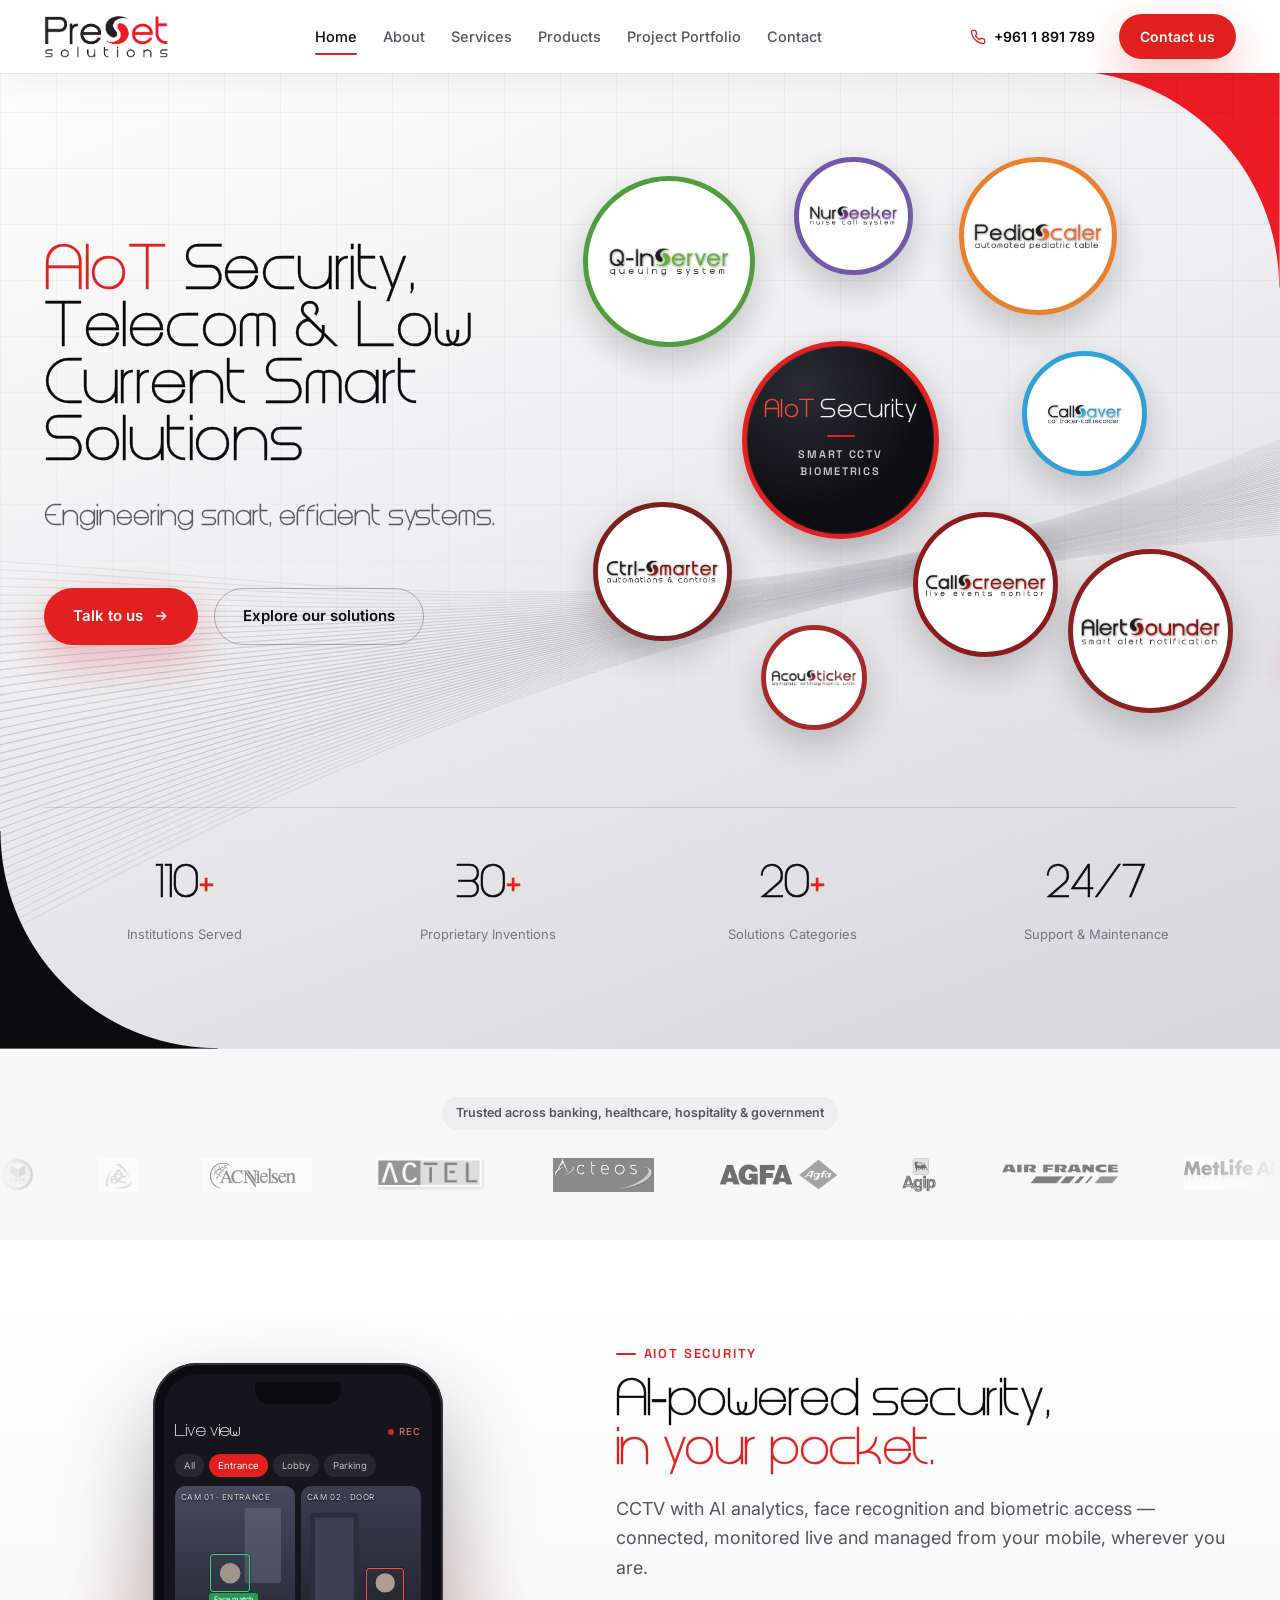
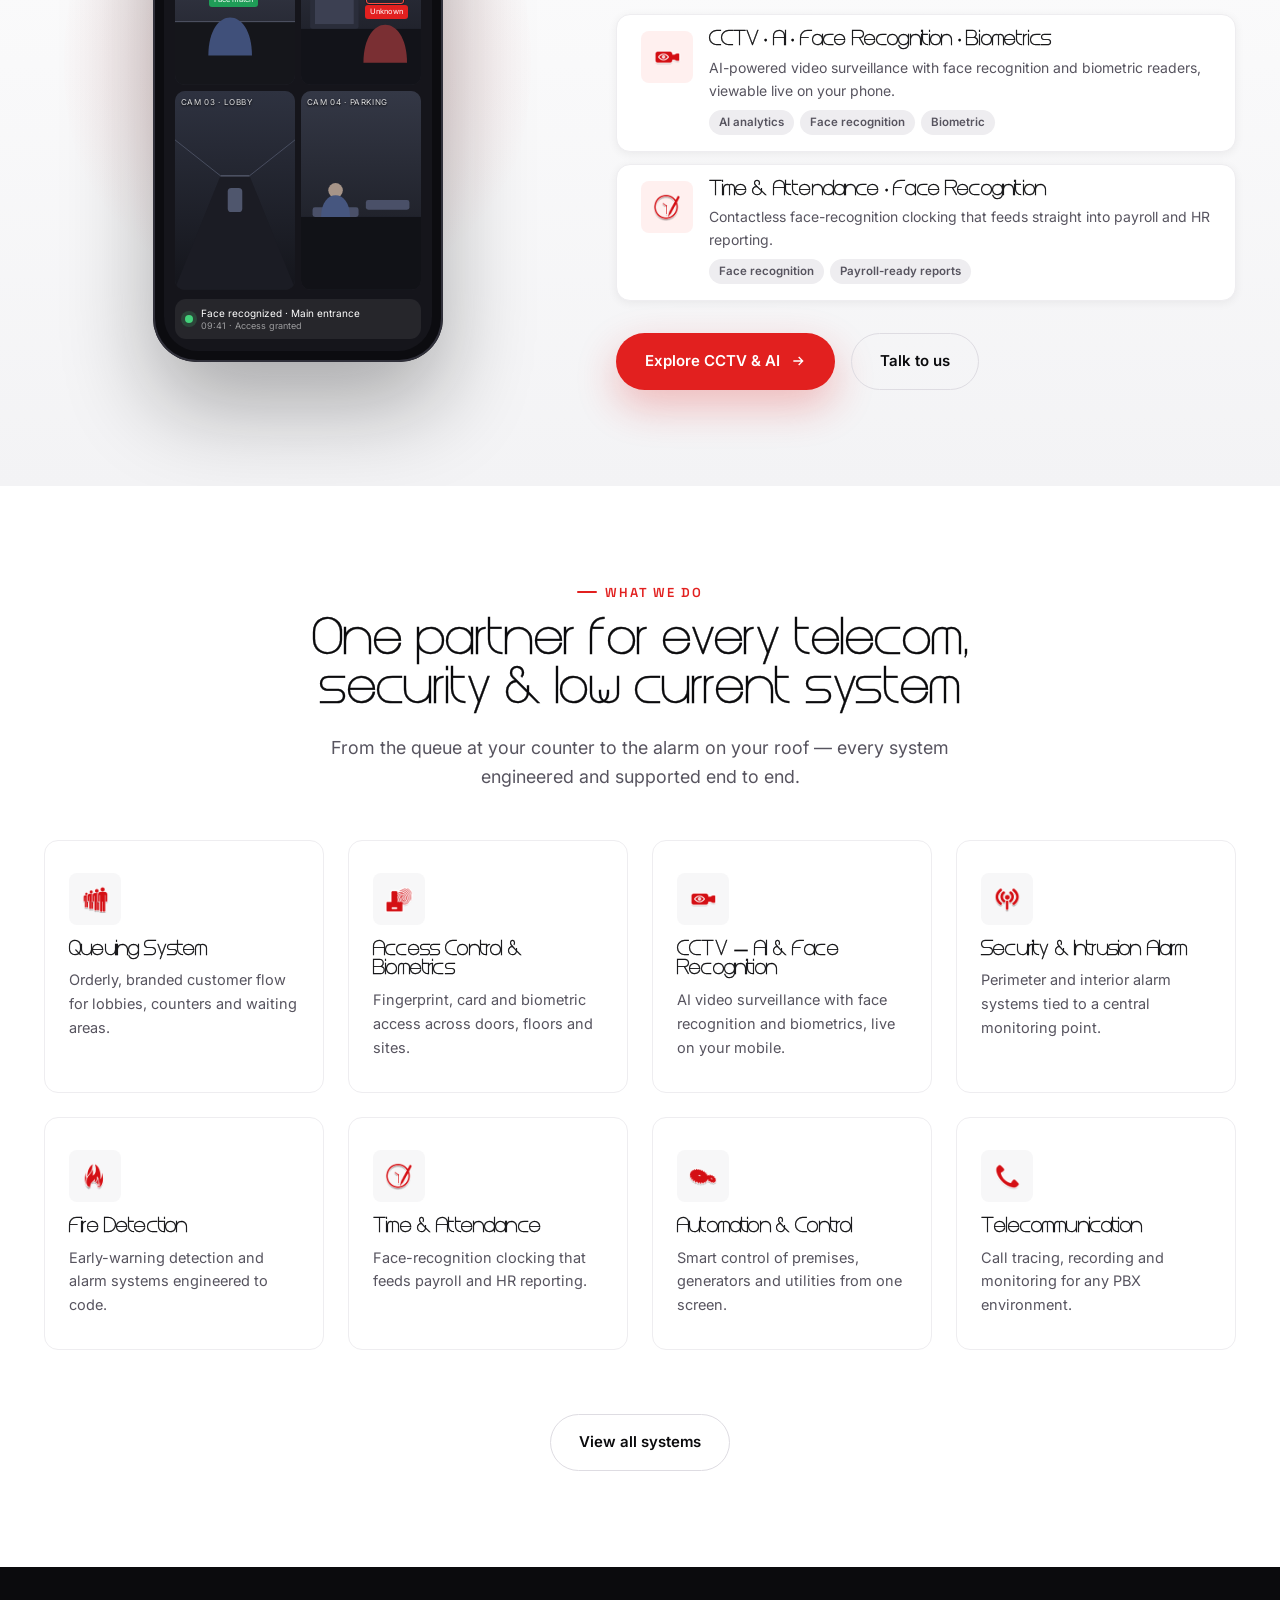
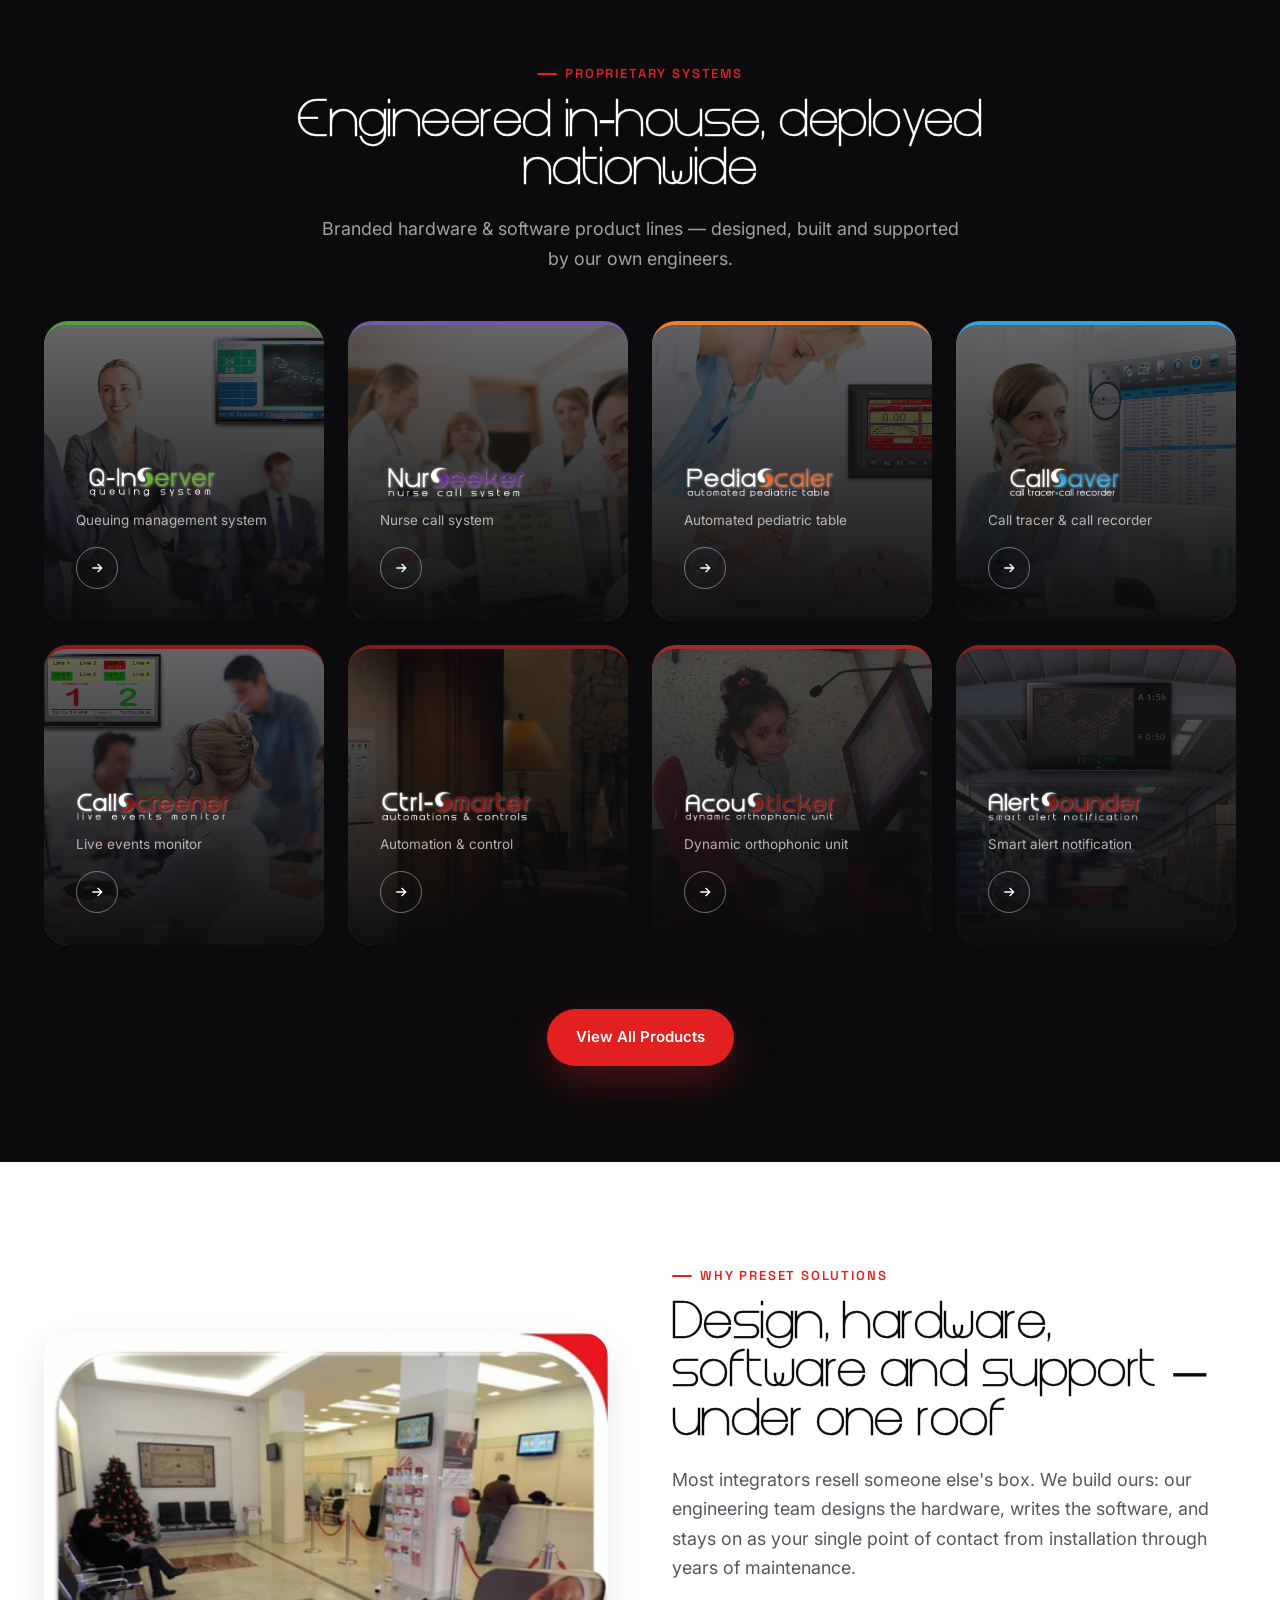
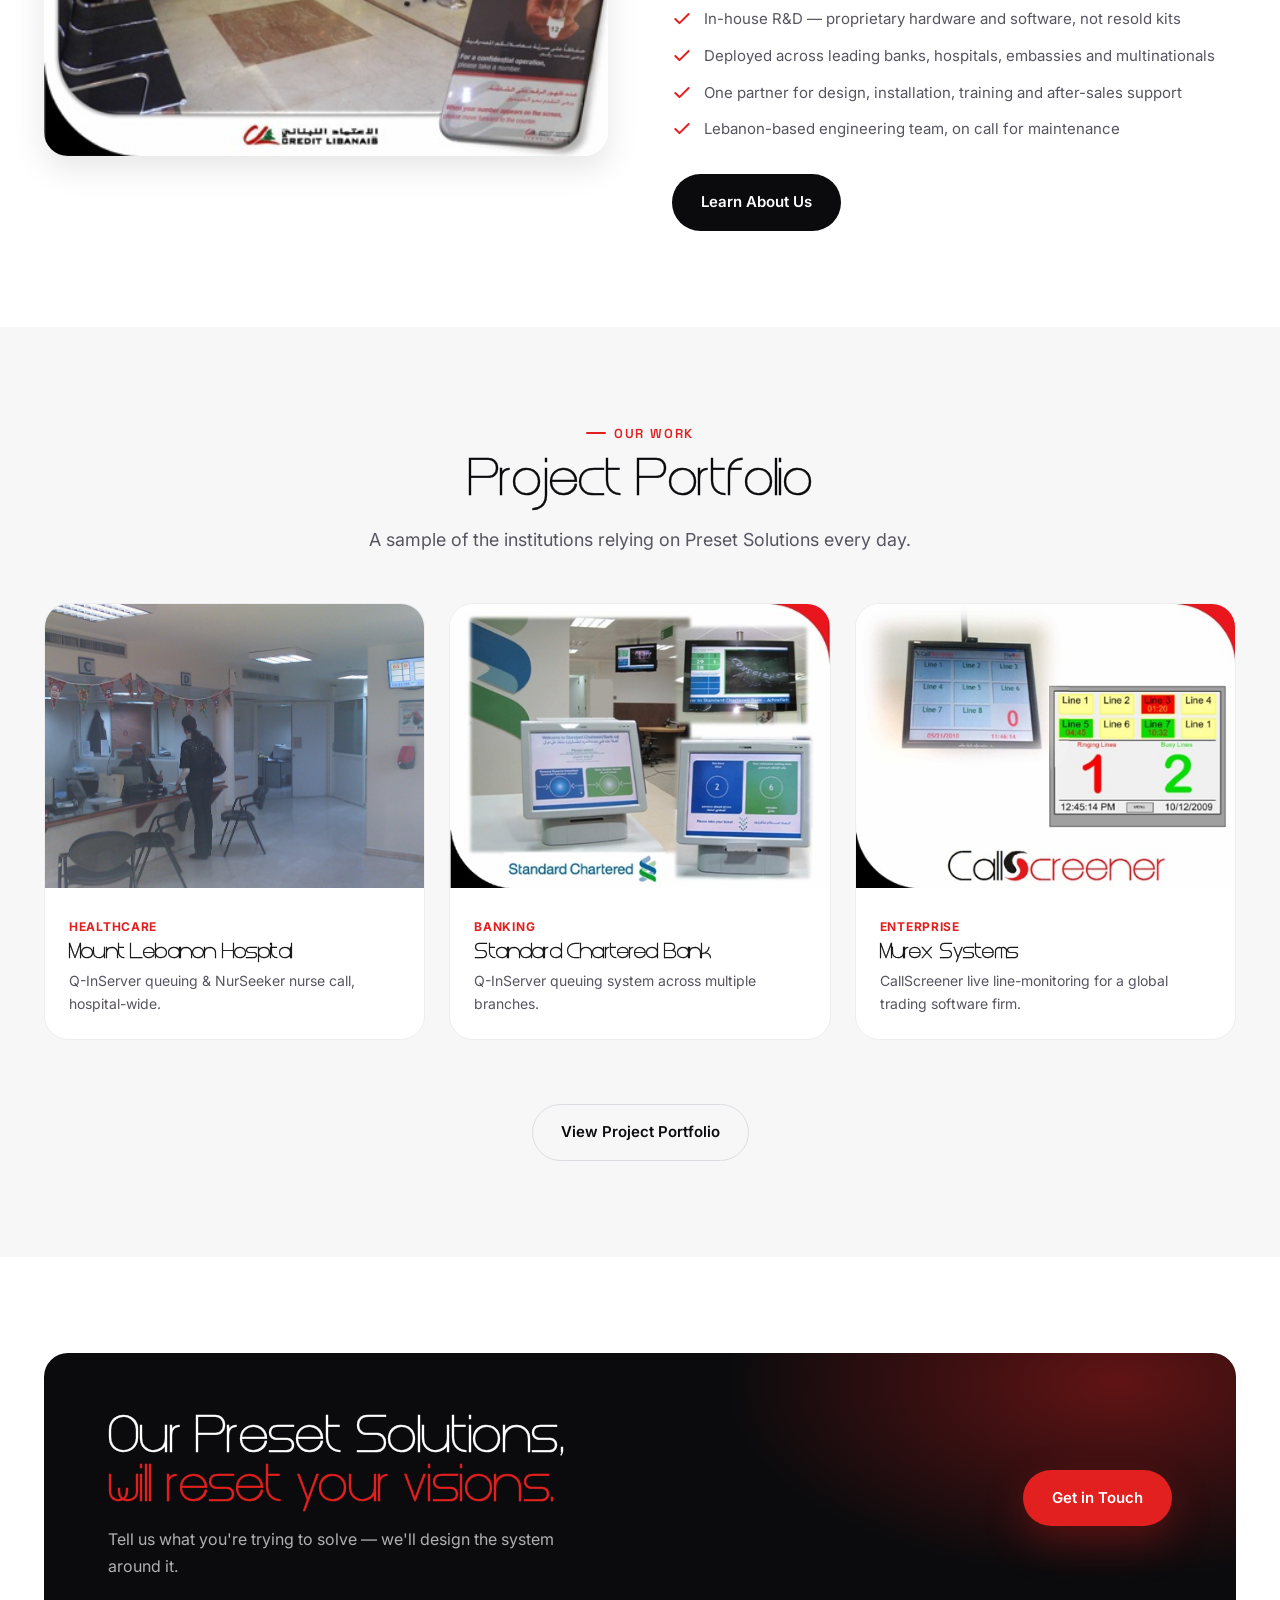
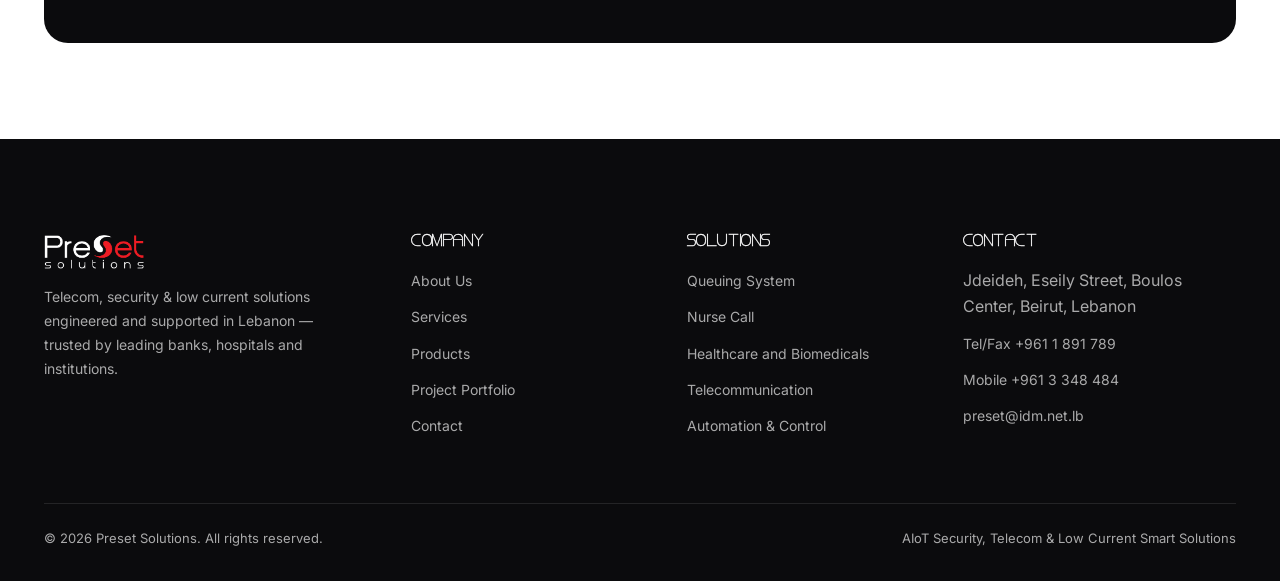
<file: index.html>
<!doctype html>
<html lang="en">
<head>
<meta charset="UTF-8">
<meta name="viewport" content="width=device-width, initial-scale=1">
<title>Preset Solutions — Telecom, Security &amp; Low Current Systems in Lebanon</title>
<meta name="description" content="Preset Solutions engineers and deploys queuing, nurse call, CCTV, access control, fire detection, telecom and automation systems for banks, hospitals and institutions across Lebanon.">
<link rel="icon" href="assets/img/logo.png">
<link rel="stylesheet" href="css/style.css?v=20261017c">
</head>
<body>

<nav class="nav">
  <div class="container">
    <a href="index.html" class="nav-logo"><img src="assets/img/logo.png" alt="Preset Solutions"></a>
    <div class="nav-links">
      <a href="index.html">Home</a>
      <a href="about.html">About</a>
      <a href="services.html">Services</a>
      <a href="products.html">Products</a>
      <a href="portfolio.html">Project Portfolio</a>
      <a href="contact.html">Contact</a>
    </div>
    <div class="nav-right">
      <a href="tel:+9611891789" class="nav-phone">
        <svg viewBox="0 0 24 24" fill="none" stroke="currentColor" stroke-width="2" stroke-linecap="round" stroke-linejoin="round"><path d="M22 16.92v3a2 2 0 0 1-2.18 2 19.79 19.79 0 0 1-8.63-3.07 19.5 19.5 0 0 1-6-6 19.79 19.79 0 0 1-3.07-8.67A2 2 0 0 1 4.11 2h3a2 2 0 0 1 2 1.72c.13.96.36 1.9.7 2.81a2 2 0 0 1-.45 2.11L8.09 9.91a16 16 0 0 0 6 6l1.27-1.27a2 2 0 0 1 2.11-.45c.91.34 1.85.57 2.81.7A2 2 0 0 1 22 16.92z"/></svg>
        +961 1 891 789
      </a>
      <a href="contact.html" class="btn btn-primary btn-sm">Contact us</a>
      <button class="nav-toggle" aria-label="Open menu">
        <svg viewBox="0 0 24 24" fill="none" stroke="currentColor" stroke-width="2" stroke-linecap="round"><line x1="3" y1="6" x2="21" y2="6"/><line x1="3" y1="12" x2="21" y2="12"/><line x1="3" y1="18" x2="21" y2="18"/></svg>
      </button>
    </div>
  </div>
</nav>

<div class="mobile-panel">
  <div class="mobile-panel-top">
    <img src="assets/img/logo.png" alt="Preset Solutions">
    <button class="mobile-panel-close" aria-label="Close menu"><svg viewBox="0 0 24 24" fill="none" stroke="currentColor" stroke-width="2" stroke-linecap="round"><line x1="18" y1="6" x2="6" y2="18"/><line x1="6" y1="6" x2="18" y2="18"/></svg></button>
  </div>
  <div class="mobile-links">
    <a href="index.html">Home</a>
    <a href="about.html">About</a>
    <a href="services.html">Services</a>
    <a href="products.html">Products</a>
    <a href="portfolio.html">Project Portfolio</a>
    <a href="contact.html">Contact</a>
  </div>
  <a href="contact.html" class="btn btn-primary btn-block">Contact us</a>
</div>

<!-- ===== HERO ===== -->
<header class="hero">
  <div class="hero-grid"></div>
  <div class="container">
    <div class="hero-main">
      <div class="hero-content">
        <h1><span class="accent">AIoT</span> Security, Telecom &amp; Low Current Smart Solutions</h1>
        <p class="lede hero-sub">Engineering smart, efficient systems.</p>
        <div class="hero-cta">
          <a href="contact.html" class="btn btn-primary">Talk to us
            <svg viewBox="0 0 24 24" fill="none" stroke="currentColor" stroke-width="2"><path d="M5 12h14M13 6l6 6-6 6"/></svg>
          </a>
          <a href="products.html" class="btn btn-ghost">Explore our solutions</a>
        </div>
      </div>
      <nav class="bubbles" aria-label="Our solutions">
        <a class="bubble bubble-core" href="#aiot" style="--s:30%;--x:25%;--y:32.2%;--ms:34%;--mx:14%;--my:40%;--d:-2s;--t:8s" aria-label="AIoT Security">
          <strong><span class="core-ai">AIoT</span> <span class="core-sec">Security</span></strong><span class="core-lines">Smart CCTV<br>Biometrics</span>
        </a>
        <a class="bubble acc-qinserver" href="product-qinserver.html" style="--s:26%;--x:1%;--y:4.4%;--ms:28%;--mx:4%;--my:4%;--d:-1s;--t:7s" aria-label="Q-InServer, queuing system" title="Q-InServer"><img src="assets/img/sublogos/qinserver.png" alt=""></a>
        <a class="bubble acc-nurseeker" href="product-nurseeker.html" style="--s:18%;--x:33%;--y:1.1%;--ms:19%;--mx:40%;--my:10%;--d:-3.5s;--t:6s" aria-label="NurSeeker, nurse call system" title="NurSeeker"><img src="assets/img/sublogos/nurseeker.png" alt=""></a>
        <a class="bubble acc-pediascaler" href="product-pediascaler.html" style="--s:24%;--x:58%;--y:1.1%;--ms:26%;--mx:70%;--my:0%;--d:-5s;--t:7.5s" aria-label="PediaScaler, automated pediatric table" title="PediaScaler"><img src="assets/img/sublogos/pediascaler.png" alt=""></a>
        <a class="bubble acc-callsaver" href="product-callsaver.html" style="--s:19%;--x:67.5%;--y:33.9%;--ms:21%;--mx:66%;--my:33%;--d:-2.5s;--t:6.5s" aria-label="CallSaver, call tracer and recorder" title="CallSaver"><img src="assets/img/sublogos/callsaver.png" alt=""></a>
        <a class="bubble acc-callscreener" href="product-callscreener.html" style="--s:22%;--x:51%;--y:61.1%;--ms:24%;--mx:52%;--my:52%;--d:-4s;--t:8.5s" aria-label="CallScreener, live events monitor" title="CallScreener"><img src="assets/img/sublogos/callscreener.png" alt=""></a>
        <a class="bubble acc-ctrlsmarter" href="product-ctrlsmarter.html" style="--s:21%;--x:2.5%;--y:59.4%;--ms:22%;--mx:2%;--my:78%;--d:-6s;--t:6.8s" aria-label="Ctrl-Smarter, automation and controls" title="Ctrl-Smarter"><img src="assets/img/sublogos/ctrlsmarter.png" alt=""></a>
        <a class="bubble acc-acousticker" href="product-acousticker.html" style="--s:16%;--x:28%;--y:80%;--ms:17%;--mx:36%;--my:82%;--d:-1.5s;--t:7.2s" aria-label="Acousticker, dynamic orthophonic unit" title="Acousticker"><img src="assets/img/sublogos/acousticker.png" alt=""></a>
        <a class="bubble acc-alertsounder" href="product-alertsounder.html" style="--s:25%;--x:74.5%;--y:67.2%;--ms:29%;--mx:69%;--my:70%;--d:-4.5s;--t:7.8s" aria-label="AlertSounder, smart alert notification" title="AlertSounder"><img src="assets/img/sublogos/alertsounder.png" alt=""></a>
      </nav>
    </div>
    <div class="hero-stats">
      <div class="reveal in">
        <div class="stat-num"><span class="js-counter" data-count="110">0</span><span class="suffix">+</span></div>
        <div class="stat-label">Institutions Served</div>
      </div>
      <div class="reveal in">
        <div class="stat-num"><span class="js-counter" data-count="30">0</span><span class="suffix">+</span></div>
        <div class="stat-label">Proprietary Inventions</div>
      </div>
      <div class="reveal in">
        <div class="stat-num"><span class="js-counter" data-count="20">0</span><span class="suffix">+</span></div>
        <div class="stat-label">Solutions Categories</div>
      </div>
      <div class="reveal in">
        <div class="stat-num">24/7</div>
        <div class="stat-label">Support &amp; Maintenance</div>
      </div>
    </div>
  </div>
</header>
<!-- ===== TRUST MARQUEE ===== -->
<section class="section-tight bg-alt">
  <div class="container text-center reveal">
    <p class="pill mx-auto" style="margin-bottom:28px;">Trusted across banking, healthcare, hospitality &amp; government</p>
  </div>
  <div class="marquee">
    <div class="marquee-track js-marquee-track"></div>
  </div>
</section>

<!-- ===== AIoT SECURITY ===== -->
<section class="section aiot" id="aiot">
  <div class="container">
    <div class="aiot-grid">
      <div class="aiot-visual reveal-scale" aria-hidden="true">
        <div class="phone">
          <div class="phone-screen">
            <div class="ps-head"><b>Live view</b><span class="ps-live">Rec</span></div>
            <div class="ps-tabs"><span>All</span><span class="on">Entrance</span><span>Lobby</span><span>Parking</span></div>
            <div class="cam-grid">
              <div class="cam">
                <svg viewBox="0 0 100 164" preserveAspectRatio="xMidYMid slice"><defs><linearGradient id="cg1" x1="0" y1="0" x2="0" y2="1"><stop offset="0" stop-color="#454a5c"/><stop offset="1" stop-color="#1c1d25"/></linearGradient></defs><rect width="100" height="164" fill="url(#cg1)"/><rect x="58" y="18" width="30" height="62" rx="2" fill="#6b7287" opacity=".45"/><rect y="112" width="100" height="52" fill="#15161b"/><path d="M0 112H100" stroke="#5a5f73" stroke-width=".7"/><circle cx="46" cy="72" r="8.5" fill="#a1948b"/><path d="M28 140C28 98 64 98 64 140Z" fill="#40507a"/></svg>
                <span class="cam-tag">CAM 01 · ENTRANCE</span>
                <span class="face ok" data-label="Face match" style="left:29%;top:34%;width:34%;height:19%"></span>
              </div>
              <div class="cam">
                <svg viewBox="0 0 100 164" preserveAspectRatio="xMidYMid slice"><defs><linearGradient id="cg2" x1="0" y1="0" x2="0" y2="1"><stop offset="0" stop-color="#3a3f4f"/><stop offset="1" stop-color="#17181f"/></linearGradient></defs><rect width="100" height="164" fill="url(#cg2)"/><rect x="8" y="22" width="40" height="96" rx="2" fill="#2a2d3a"/><rect x="12" y="26" width="32" height="88" fill="#4b5166" opacity=".55"/><rect y="118" width="100" height="46" fill="#121319"/><circle cx="70" cy="80" r="8" fill="#b09d90"/><path d="M52 146C52 104 88 104 88 146Z" fill="#7a2f33"/></svg>
                <span class="cam-tag">CAM 02 · DOOR</span>
                <span class="face" data-label="Unknown" style="left:54%;top:41%;width:32%;height:18%"></span>
              </div>
              <div class="cam">
                <svg viewBox="0 0 100 164" preserveAspectRatio="xMidYMid slice"><defs><linearGradient id="cg3" x1="0" y1="0" x2="0" y2="1"><stop offset="0" stop-color="#2e3240"/><stop offset="1" stop-color="#14151b"/></linearGradient></defs><rect width="100" height="164" fill="url(#cg3)"/><path d="M0 164L38 70H62L100 164Z" fill="#1b1c24"/><path d="M38 70H62" stroke="#5a5f73"/><path d="M0 40L38 70M100 40L62 70" stroke="#4a4f62" stroke-width=".8"/><rect x="44" y="80" width="12" height="20" rx="3" fill="#5d6580" opacity=".8"/></svg>
                <span class="cam-tag">CAM 03 · LOBBY</span>
              </div>
              <div class="cam">
                <svg viewBox="0 0 100 164" preserveAspectRatio="xMidYMid slice"><defs><linearGradient id="cg4" x1="0" y1="0" x2="0" y2="1"><stop offset="0" stop-color="#343846"/><stop offset="1" stop-color="#16171d"/></linearGradient></defs><rect width="100" height="164" fill="url(#cg4)"/><rect y="104" width="100" height="60" fill="#111217"/><rect x="10" y="96" width="38" height="8" rx="2" fill="#4a5068"/><rect x="54" y="90" width="36" height="8" rx="2" fill="#4a5068"/><circle cx="29" cy="82" r="6" fill="#a69488"/><path d="M17 104C17 80 41 80 41 104Z" fill="#46567f"/></svg>
                <span class="cam-tag">CAM 04 · PARKING</span>
              </div>
            </div>
            <div class="ps-event"><i></i><div>Face recognized · Main entrance<small>09:41 · Access granted</small></div></div>
          </div>
        </div>
      </div>
      <div class="reveal">
        <span class="eyebrow">AIoT Security</span>
        <h2 class="mt-4">AI-powered security, <span class="tag-red">in your pocket.</span></h2>
        <p class="lede mt-4">CCTV with AI analytics, face recognition and biometric access — connected, monitored live and managed from your mobile, wherever you are.</p>
        <div class="aiot-points stagger">
          <div class="aiot-card reveal">
            <div class="service-icon"><img src="assets/img/icons/video.png" alt=""></div>
            <div>
              <h3>CCTV · AI · Face Recognition · Biometrics</h3>
              <p>AI-powered video surveillance with face recognition and biometric readers, viewable live on your phone.</p>
              <div class="chips"><span>AI analytics</span><span>Face recognition</span><span>Biometric</span></div>
            </div>
          </div>
          <div class="aiot-card reveal">
            <div class="service-icon"><img src="assets/img/icons/time.png" alt=""></div>
            <div>
              <h3>Time &amp; Attendance · Face Recognition</h3>
              <p>Contactless face-recognition clocking that feeds straight into payroll and HR reporting.</p>
              <div class="chips"><span>Face recognition</span><span>Payroll-ready reports</span></div>
            </div>
          </div>
        </div>
        <div class="hero-cta" style="margin-top:32px;">
          <a href="services.html#video" class="btn btn-primary">Explore CCTV &amp; AI
            <svg viewBox="0 0 24 24" fill="none" stroke="currentColor" stroke-width="2"><path d="M5 12h14M13 6l6 6-6 6"/></svg>
          </a>
          <a href="contact.html" class="btn btn-outline">Talk to us</a>
        </div>
      </div>
    </div>
  </div>
</section>
<!-- ===== SOLUTIONS OVERVIEW ===== -->
<section class="section" id="solutions">
  <div class="container">
    <div class="section-head center reveal">
      <span class="eyebrow" style="justify-content:center; display:flex;">What We Do</span>
      <h2 class="mt-4">One partner for every telecom, security &amp; low current system</h2>
      <p class="lede mx-auto mt-4">From the queue at your counter to the alarm on your roof — every system engineered and supported end to end.</p>
    </div>
    <div class="grid grid-4 stagger">
      <a class="service-card reveal" href="services.html#queuing">
        <div class="service-icon"><img src="assets/img/icons/queuing.png" alt=""></div>
        <h3>Queuing System</h3>
        <p>Orderly, branded customer flow for lobbies, counters and waiting areas.</p>
      </a>
      <a class="service-card reveal" href="services.html#access">
        <div class="service-icon"><img src="assets/img/icons/access.png" alt=""></div>
        <h3>Access Control &amp; Biometrics</h3>
        <p>Fingerprint, card and biometric access across doors, floors and sites.</p>
      </a>
      <a class="service-card reveal" href="services.html#video">
        <div class="service-icon"><img src="assets/img/icons/video.png" alt=""></div>
        <h3>CCTV — AI &amp; Face Recognition</h3>
        <p>AI video surveillance with face recognition and biometrics, live on your mobile.</p>
      </a>
      <a class="service-card reveal" href="services.html#alarm">
        <div class="service-icon"><img src="assets/img/icons/alarm.png" alt=""></div>
        <h3>Security &amp; Intrusion Alarm</h3>
        <p>Perimeter and interior alarm systems tied to a central monitoring point.</p>
      </a>
      <a class="service-card reveal" href="services.html#fire">
        <div class="service-icon"><img src="assets/img/icons/fire.png" alt=""></div>
        <h3>Fire Detection</h3>
        <p>Early-warning detection and alarm systems engineered to code.</p>
      </a>
      <a class="service-card reveal" href="services.html#time">
        <div class="service-icon"><img src="assets/img/icons/time.png" alt=""></div>
        <h3>Time &amp; Attendance</h3>
        <p>Face-recognition clocking that feeds payroll and HR reporting.</p>
      </a>
      <a class="service-card reveal" href="services.html#automation">
        <div class="service-icon"><img src="assets/img/icons/automation.png" alt=""></div>
        <h3>Automation &amp; Control</h3>
        <p>Smart control of premises, generators and utilities from one screen.</p>
      </a>
      <a class="service-card reveal" href="services.html#telecom">
        <div class="service-icon"><img src="assets/img/icons/telecom.png" alt=""></div>
        <h3>Telecommunication</h3>
        <p>Call tracing, recording and monitoring for any PBX environment.</p>
      </a>
    </div>
    <div class="text-center mt-8 reveal">
      <a href="services.html" class="btn btn-outline">View all systems</a>
    </div>
  </div>
</section>

<!-- ===== FEATURED PRODUCTS ===== -->
<section class="section bg-dark">
  <div class="container">
    <div class="section-head center reveal">
      <span class="eyebrow" style="justify-content:center; display:flex;">Proprietary Systems</span>
      <h2 class="mt-4" style="color:#fff;">Engineered in-house, deployed nationwide</h2>
      <p class="lede mx-auto mt-4" style="color:rgba(255,255,255,.62);">Branded hardware &amp; software product lines — designed, built and supported by our own engineers.</p>
    </div>
    <div class="grid grid-4 js-product-grid" data-limit="8"></div>
    <div class="text-center mt-8 reveal">
      <a href="products.html" class="btn btn-primary">View All Products</a>
    </div>
  </div>
</section>

<!-- ===== ABOUT TEASER (split) ===== -->
<section class="section">
  <div class="container">
    <div class="split">
      <div class="split-media reveal-scale">
        <img src="assets/img/portfolio/credit-libanais.jpg" alt="Q-InServer deployed at Credit Libanais">
      </div>
      <div class="reveal">
        <span class="eyebrow">Why Preset Solutions</span>
        <h2 class="mt-4">Design, hardware, software and support — under one roof</h2>
        <p class="lede mt-4">Most integrators resell someone else's box. We build ours: our engineering team designs the hardware, writes the software, and stays on as your single point of contact from installation through years of maintenance.</p>
        <ul class="feature-list">
          <li><svg viewBox="0 0 24 24" fill="none" stroke="currentColor" stroke-width="2.4" stroke-linecap="round" stroke-linejoin="round"><polyline points="20 6 9 17 4 12"/></svg> In-house R&amp;D — proprietary hardware and software, not resold kits</li>
          <li><svg viewBox="0 0 24 24" fill="none" stroke="currentColor" stroke-width="2.4" stroke-linecap="round" stroke-linejoin="round"><polyline points="20 6 9 17 4 12"/></svg> Deployed across leading banks, hospitals, embassies and multinationals</li>
          <li><svg viewBox="0 0 24 24" fill="none" stroke="currentColor" stroke-width="2.4" stroke-linecap="round" stroke-linejoin="round"><polyline points="20 6 9 17 4 12"/></svg> One partner for design, installation, training and after-sales support</li>
          <li><svg viewBox="0 0 24 24" fill="none" stroke="currentColor" stroke-width="2.4" stroke-linecap="round" stroke-linejoin="round"><polyline points="20 6 9 17 4 12"/></svg> Lebanon-based engineering team, on call for maintenance</li>
        </ul>
        <a href="about.html" class="btn btn-dark mt-6">Learn About Us</a>
      </div>
    </div>
  </div>
</section>

<!-- ===== PORTFOLIO TEASER ===== -->
<section class="section bg-alt">
  <div class="container">
    <div class="section-head center reveal">
      <span class="eyebrow" style="justify-content:center; display:flex;">Our Work</span>
      <h2 class="mt-4">Project Portfolio</h2>
      <p class="lede mx-auto mt-4">A sample of the institutions relying on Preset Solutions every day.</p>
    </div>
    <div class="grid grid-3 stagger">
      <a class="case-card reveal" href="portfolio.html">
        <div class="case-media"><img src="assets/img/portfolio/mlh-qinserver.jpg" alt="Q-InServer at Mount Lebanon Hospital"></div>
        <div class="case-body">
          <span class="tag">Healthcare</span>
          <h3>Mount Lebanon Hospital</h3>
          <p>Q-InServer queuing &amp; NurSeeker nurse call, hospital-wide.</p>
        </div>
      </a>
      <a class="case-card reveal" href="portfolio.html">
        <div class="case-media"><img src="assets/img/portfolio/scb-achrafieh.jpg" alt="Q-InServer at Standard Chartered Bank"></div>
        <div class="case-body">
          <span class="tag">Banking</span>
          <h3>Standard Chartered Bank</h3>
          <p>Q-InServer queuing system across multiple branches.</p>
        </div>
      </a>
      <a class="case-card reveal" href="portfolio.html">
        <div class="case-media"><img src="assets/img/portfolio/murex-callscreener.jpg" alt="CallScreener at Murex"></div>
        <div class="case-body">
          <span class="tag">Enterprise</span>
          <h3>Murex Systems</h3>
          <p>CallScreener live line-monitoring for a global trading software firm.</p>
        </div>
      </a>
    </div>
    <div class="text-center mt-8 reveal">
      <a href="portfolio.html" class="btn btn-outline">View Project Portfolio</a>
    </div>
  </div>
</section>

<!-- ===== CTA BAND ===== -->
<section class="section">
  <div class="container">
    <div class="cta-band reveal">
      <div class="cta-band-inner">
        <div>
          <h2 style="color:#fff;">Our Preset Solutions, <span class="tag-red">will reset your visions.</span></h2>
          <p>Tell us what you're trying to solve — we'll design the system around it.</p>
        </div>
        <a href="contact.html" class="btn btn-primary">Get in Touch</a>
      </div>
    </div>
  </div>
</section>

<!-- ===== FOOTER ===== -->
<footer class="footer">
  <div class="container">
    <div class="footer-grid">
      <div>
        <div class="footer-logo"><img src="assets/img/logo-white.png" alt="Preset Solutions"></div>
        <p>Telecom, security &amp; low current solutions engineered and supported in Lebanon — trusted by leading banks, hospitals and institutions.</p>
      </div>
      <div>
        <h4>Company</h4>
        <ul>
          <li><a href="about.html">About Us</a></li>
          <li><a href="services.html">Services</a></li>
          <li><a href="products.html">Products</a></li>
          <li><a href="portfolio.html">Project Portfolio</a></li>
          <li><a href="contact.html">Contact</a></li>
        </ul>
      </div>
      <div>
        <h4>Solutions</h4>
        <ul>
          <li><a href="product-qinserver.html">Queuing System</a></li>
          <li><a href="product-nurseeker.html">Nurse Call</a></li>
          <li><a href="product-pediascaler.html">Healthcare and Biomedicals</a></li>
          <li><a href="product-callsaver.html">Telecommunication</a></li>
          <li><a href="product-ctrlsmarter.html">Automation &amp; Control</a></li>
        </ul>
      </div>
      <div>
        <h4>Contact</h4>
        <ul>
          <li>Jdeideh, Eseily Street, Boulos Center, Beirut, Lebanon</li>
          <li><a href="tel:+9611891789">Tel/Fax +961 1 891 789</a></li>
          <li><a href="tel:+9613348484">Mobile +961 3 348 484</a></li>
          <li><a href="mailto:preset@idm.net.lb">preset@idm.net.lb</a></li>
        </ul>
      </div>
    </div>
    <div class="footer-bottom">
      <span>&copy; <span class="js-year"></span> Preset Solutions. All rights reserved.</span>
      <span>AIoT Security, Telecom &amp; Low Current Smart Solutions</span>
    </div>
  </div>
</footer>

<button class="back-to-top" aria-label="Back to top">
  <svg viewBox="0 0 24 24" fill="none" stroke="currentColor" stroke-width="2"><path d="M12 19V5M5 12l7-7 7 7"/></svg>
</button>

<script src="js/clients-data.js?v=20261017c"></script>
<script src="js/products-data.js?v=20261017c"></script>
<script src="js/main.js?v=20261017c"></script>
</body>
</html>
</file>
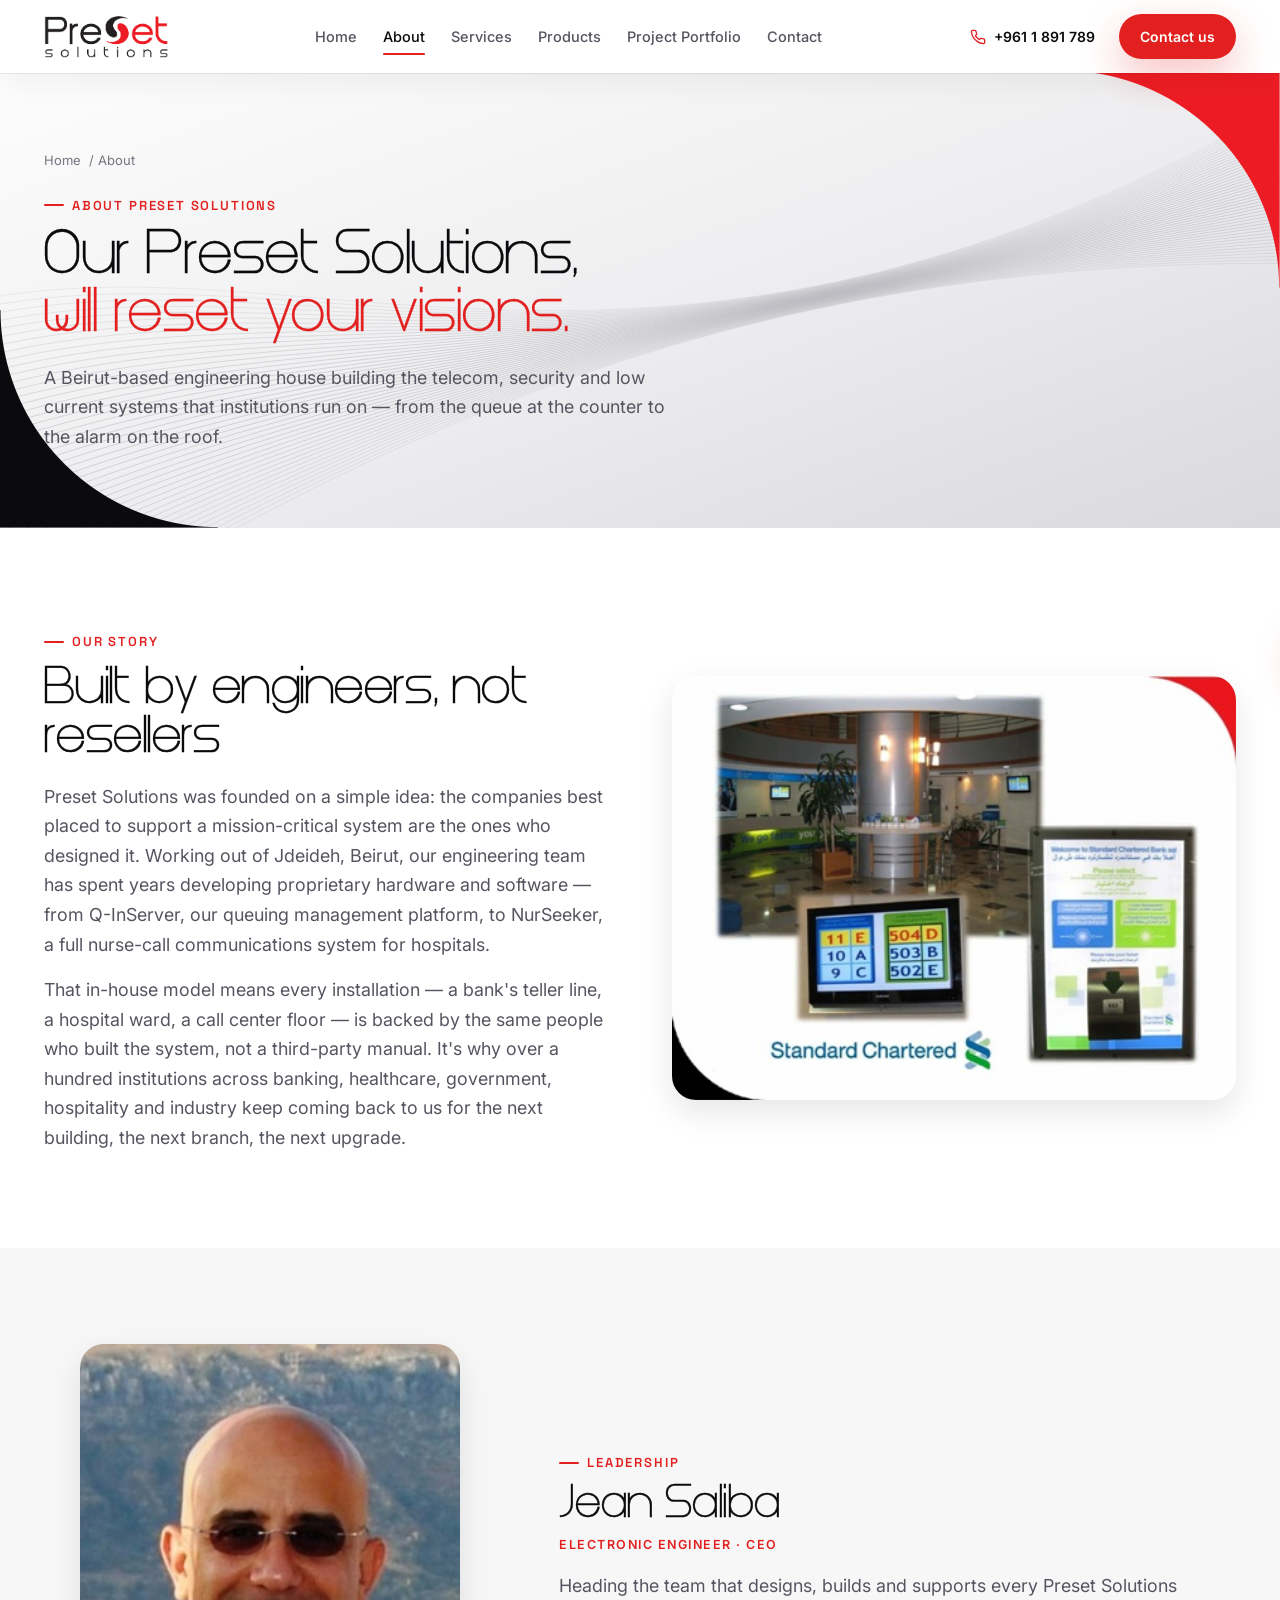
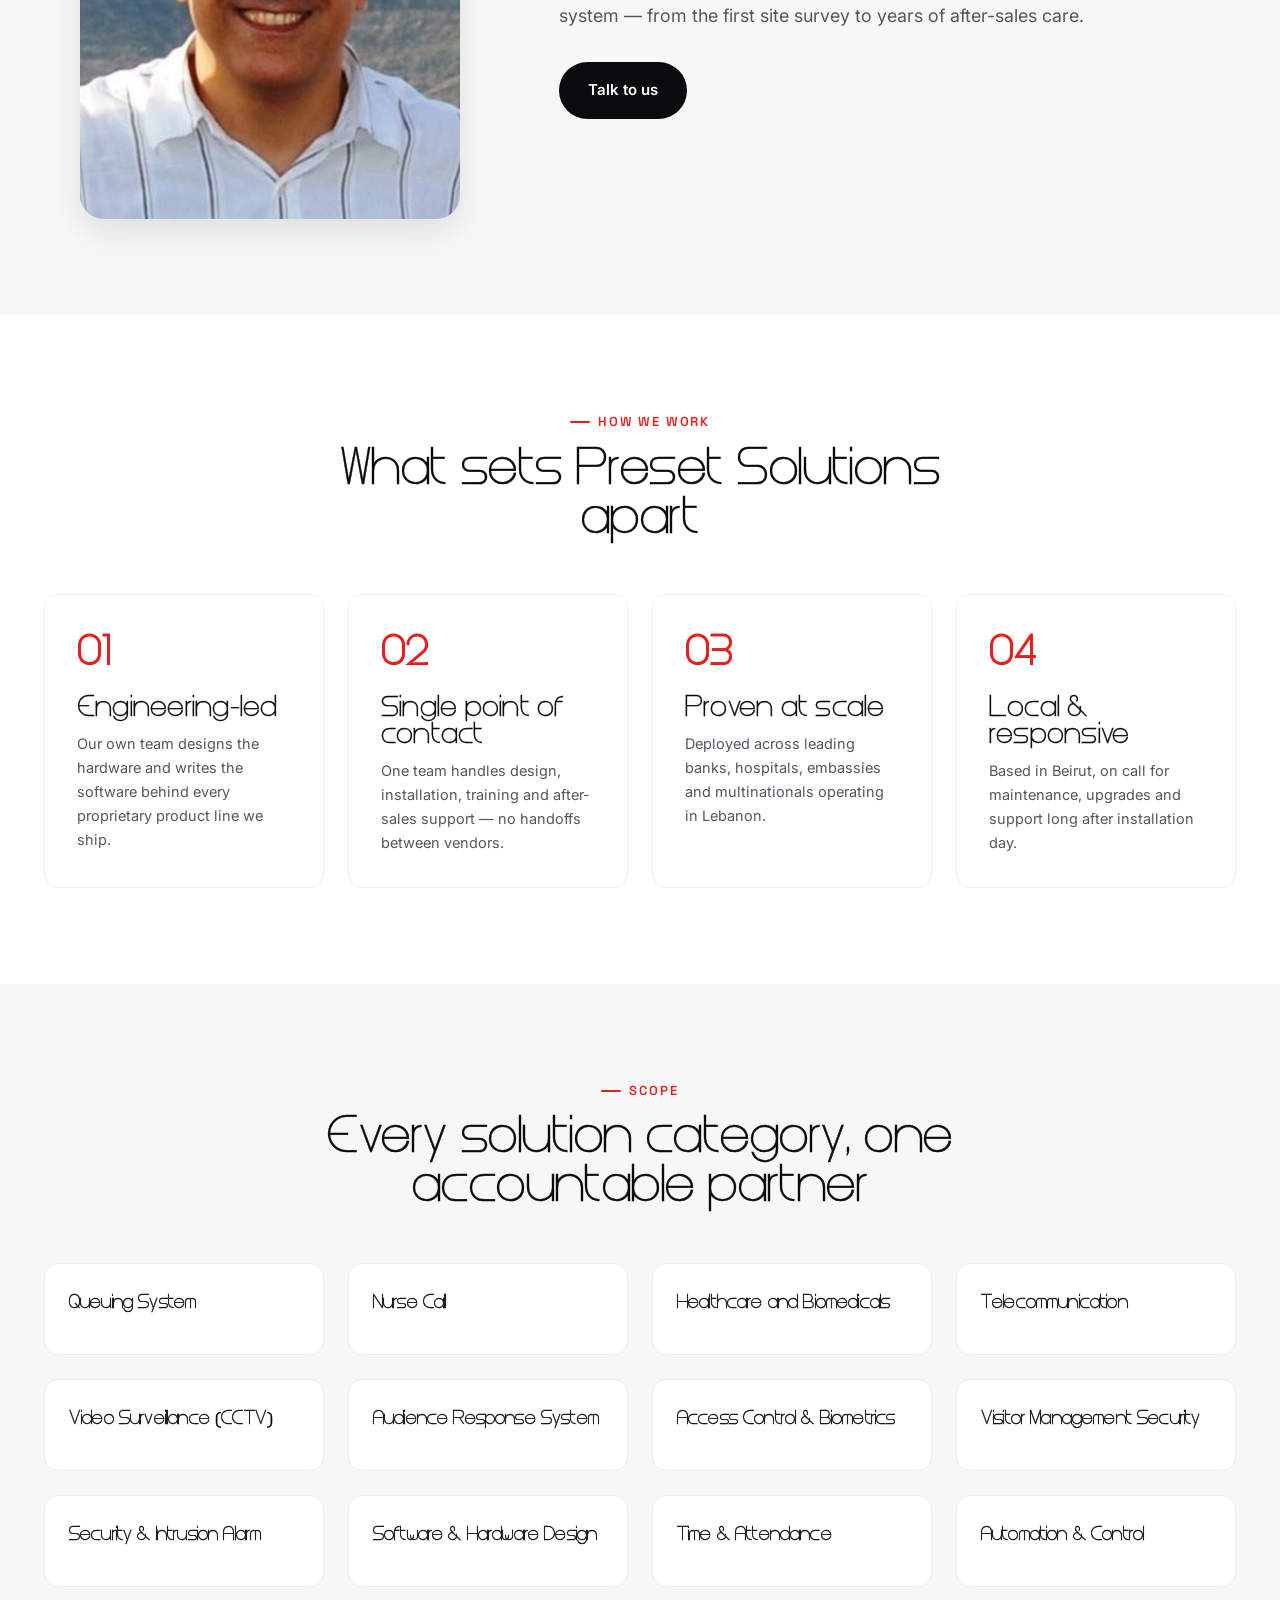
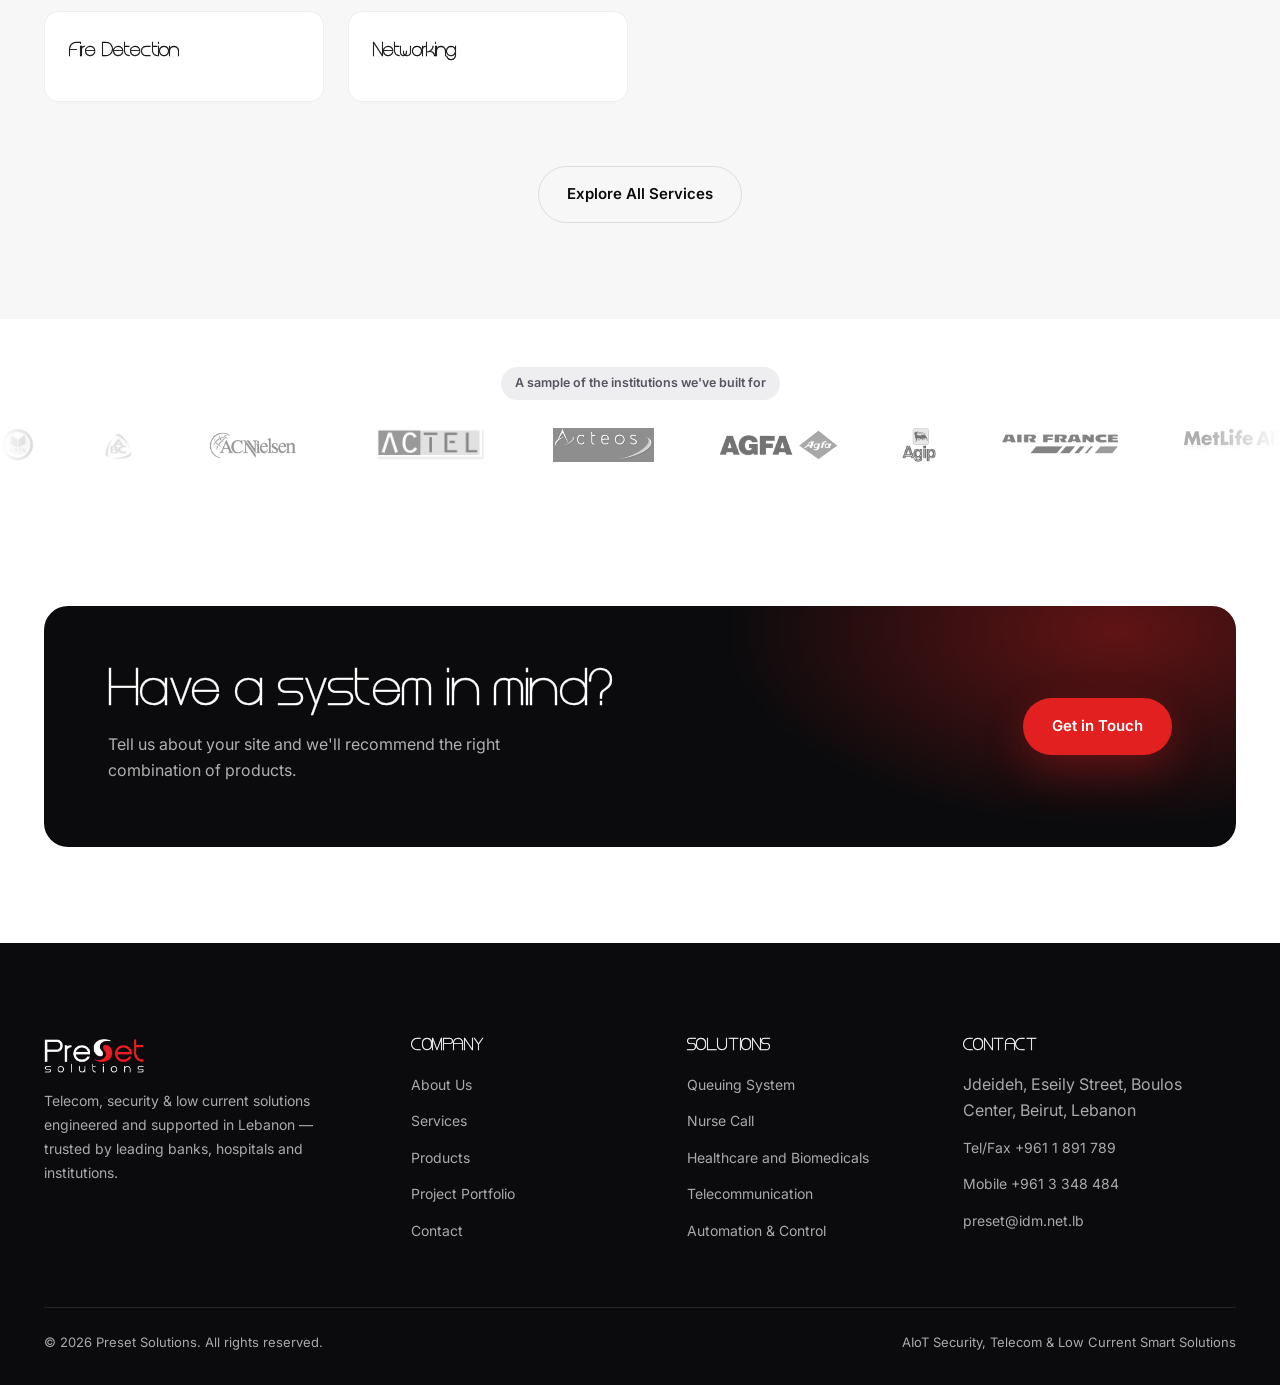
<file: about.html>
<!doctype html>
<html lang="en">
<head>
<meta charset="UTF-8">
<meta name="viewport" content="width=device-width, initial-scale=1">
<title>About Us — Preset Solutions</title>
<meta name="description" content="Preset Solutions is a Beirut-based telecom, security and low current systems integrator — engineering proprietary hardware and software for institutions across Lebanon.">
<link rel="icon" href="assets/img/logo.png">
<link rel="stylesheet" href="css/style.css?v=20261017c">
</head>
<body>

<nav class="nav">
  <div class="container">
    <a href="index.html" class="nav-logo"><img src="assets/img/logo.png" alt="Preset Solutions"></a>
    <div class="nav-links">
      <a href="index.html">Home</a>
      <a href="about.html">About</a>
      <a href="services.html">Services</a>
      <a href="products.html">Products</a>
      <a href="portfolio.html">Project Portfolio</a>
      <a href="contact.html">Contact</a>
    </div>
    <div class="nav-right">
      <a href="tel:+9611891789" class="nav-phone">
        <svg viewBox="0 0 24 24" fill="none" stroke="currentColor" stroke-width="2" stroke-linecap="round" stroke-linejoin="round"><path d="M22 16.92v3a2 2 0 0 1-2.18 2 19.79 19.79 0 0 1-8.63-3.07 19.5 19.5 0 0 1-6-6 19.79 19.79 0 0 1-3.07-8.67A2 2 0 0 1 4.11 2h3a2 2 0 0 1 2 1.72c.13.96.36 1.9.7 2.81a2 2 0 0 1-.45 2.11L8.09 9.91a16 16 0 0 0 6 6l1.27-1.27a2 2 0 0 1 2.11-.45c.91.34 1.85.57 2.81.7A2 2 0 0 1 22 16.92z"/></svg>
        +961 1 891 789
      </a>
      <a href="contact.html" class="btn btn-primary btn-sm">Contact us</a>
      <button class="nav-toggle" aria-label="Open menu">
        <svg viewBox="0 0 24 24" fill="none" stroke="currentColor" stroke-width="2" stroke-linecap="round"><line x1="3" y1="6" x2="21" y2="6"/><line x1="3" y1="12" x2="21" y2="12"/><line x1="3" y1="18" x2="21" y2="18"/></svg>
      </button>
    </div>
  </div>
</nav>

<div class="mobile-panel">
  <div class="mobile-panel-top">
    <img src="assets/img/logo.png" alt="Preset Solutions">
    <button class="mobile-panel-close" aria-label="Close menu"><svg viewBox="0 0 24 24" fill="none" stroke="currentColor" stroke-width="2" stroke-linecap="round"><line x1="18" y1="6" x2="6" y2="18"/><line x1="6" y1="6" x2="18" y2="18"/></svg></button>
  </div>
  <div class="mobile-links">
    <a href="index.html">Home</a>
    <a href="about.html">About</a>
    <a href="services.html">Services</a>
    <a href="products.html">Products</a>
    <a href="portfolio.html">Project Portfolio</a>
    <a href="contact.html">Contact</a>
  </div>
  <a href="contact.html" class="btn btn-primary btn-block">Contact us</a>
</div>

<header class="page-hero">
  <div class="container">
    <div class="breadcrumb"><a href="index.html">Home</a> / About</div>
    <span class="eyebrow">About Preset Solutions</span>
    <h1 class="mt-4">Our Preset Solutions, <span class="tag-red">will reset your visions.</span></h1>
    <p class="lede">A Beirut-based engineering house building the telecom, security and low current systems that institutions run on — from the queue at the counter to the alarm on the roof.</p>
  </div>
</header>

<section class="section">
  <div class="container">
    <div class="split">
      <div class="reveal">
        <span class="eyebrow">Our Story</span>
        <h2 class="mt-4">Built by engineers, not resellers</h2>
        <p class="lede mt-4">Preset Solutions was founded on a simple idea: the companies best placed to support a mission-critical system are the ones who designed it. Working out of Jdeideh, Beirut, our engineering team has spent years developing proprietary hardware and software — from Q-InServer, our queuing management platform, to NurSeeker, a full nurse-call communications system for hospitals.</p>
        <p class="lede mt-4">That in-house model means every installation — a bank's teller line, a hospital ward, a call center floor — is backed by the same people who built the system, not a third-party manual. It's why over a hundred institutions across banking, healthcare, government, hospitality and industry keep coming back to us for the next building, the next branch, the next upgrade.</p>
      </div>
      <div class="split-media reveal-scale">
        <img src="assets/img/portfolio/scb-dbayeh.jpg" alt="Q-InServer queuing system installed at Standard Chartered Bank">
      </div>
    </div>
  </div>
</section>

<section class="section bg-alt" id="leadership">
  <div class="container">
    <div class="ceo">
      <!-- CEO photo: assets/img/team/jean-ceo.jpg -->
      <div class="ceo-photo reveal-scale"><img src="assets/img/team/jean-ceo.jpg" alt="Jean Saliba, CEO of Preset Solutions" onerror="this.remove()"></div>
      <div class="reveal">
        <span class="eyebrow">Leadership</span>
        <h2 class="ceo-name">Jean Saliba</h2>
        <p class="ceo-role">Electronic Engineer · CEO</p>
        <p class="lede mt-4">Heading the team that designs, builds and supports every Preset Solutions system — from the first site survey to years of after-sales care.</p>
        <a href="contact.html" class="btn btn-dark mt-6">Talk to us</a>
      </div>
    </div>
  </div>
</section>
<section class="section">
  <div class="container">
    <div class="section-head center reveal">
      <span class="eyebrow" style="justify-content:center; display:flex;">How We Work</span>
      <h2 class="mt-4">What sets Preset Solutions apart</h2>
    </div>
    <div class="grid grid-4 stagger">
      <div class="value-card reveal">
        <div class="value-num">01</div>
        <h3>Engineering-led</h3>
        <p style="color:var(--gray-600); font-size:14.5px; margin-top:8px;">Our own team designs the hardware and writes the software behind every proprietary product line we ship.</p>
      </div>
      <div class="value-card reveal">
        <div class="value-num">02</div>
        <h3>Single point of contact</h3>
        <p style="color:var(--gray-600); font-size:14.5px; margin-top:8px;">One team handles design, installation, training and after-sales support — no handoffs between vendors.</p>
      </div>
      <div class="value-card reveal">
        <div class="value-num">03</div>
        <h3>Proven at scale</h3>
        <p style="color:var(--gray-600); font-size:14.5px; margin-top:8px;">Deployed across leading banks, hospitals, embassies and multinationals operating in Lebanon.</p>
      </div>
      <div class="value-card reveal">
        <div class="value-num">04</div>
        <h3>Local &amp; responsive</h3>
        <p style="color:var(--gray-600); font-size:14.5px; margin-top:8px;">Based in Beirut, on call for maintenance, upgrades and support long after installation day.</p>
      </div>
    </div>
  </div>
</section>

<section class="section bg-alt">
  <div class="container">
    <div class="section-head center reveal">
      <span class="eyebrow" style="justify-content:center; display:flex;">Scope</span>
      <h2 class="mt-4">Every solution category, one accountable partner</h2>
    </div>
    <div class="grid grid-4 stagger">
      <div class="service-card reveal"><h3 style="font-size:1rem;">Queuing System</h3></div>
      <div class="service-card reveal"><h3 style="font-size:1rem;">Nurse Call</h3></div>
      <div class="service-card reveal"><h3 style="font-size:1rem;">Healthcare and Biomedicals</h3></div>
      <div class="service-card reveal"><h3 style="font-size:1rem;">Telecommunication</h3></div>
      <div class="service-card reveal"><h3 style="font-size:1rem;">Video Surveillance (CCTV)</h3></div>
      <div class="service-card reveal"><h3 style="font-size:1rem;">Audience Response System</h3></div>
      <div class="service-card reveal"><h3 style="font-size:1rem;">Access Control &amp; Biometrics</h3></div>
      <div class="service-card reveal"><h3 style="font-size:1rem;">Visitor Management Security</h3></div>
      <div class="service-card reveal"><h3 style="font-size:1rem;">Security &amp; Intrusion Alarm</h3></div>
      <div class="service-card reveal"><h3 style="font-size:1rem;">Software &amp; Hardware Design</h3></div>
      <div class="service-card reveal"><h3 style="font-size:1rem;">Time &amp; Attendance</h3></div>
      <div class="service-card reveal"><h3 style="font-size:1rem;">Automation &amp; Control</h3></div>
      <div class="service-card reveal"><h3 style="font-size:1rem;">Fire Detection</h3></div>
      <div class="service-card reveal"><h3 style="font-size:1rem;">Networking</h3></div>
    </div>
    <div class="text-center mt-8 reveal">
      <a href="services.html" class="btn btn-outline">Explore All Services</a>
    </div>
  </div>
</section>

<section class="section-tight">
  <div class="container text-center reveal">
    <p class="pill mx-auto" style="margin-bottom:28px;">A sample of the institutions we've built for</p>
  </div>
  <div class="marquee">
    <div class="marquee-track js-marquee-track"></div>
  </div>
</section>

<section class="section">
  <div class="container">
    <div class="cta-band reveal">
      <div class="cta-band-inner">
        <div>
          <h2 style="color:#fff;">Have a system in mind?</h2>
          <p>Tell us about your site and we'll recommend the right combination of products.</p>
        </div>
        <a href="contact.html" class="btn btn-primary">Get in Touch</a>
      </div>
    </div>
  </div>
</section>

<footer class="footer">
  <div class="container">
    <div class="footer-grid">
      <div>
        <div class="footer-logo"><img src="assets/img/logo-white.png" alt="Preset Solutions"></div>
        <p>Telecom, security &amp; low current solutions engineered and supported in Lebanon — trusted by leading banks, hospitals and institutions.</p>
      </div>
      <div>
        <h4>Company</h4>
        <ul>
          <li><a href="about.html">About Us</a></li>
          <li><a href="services.html">Services</a></li>
          <li><a href="products.html">Products</a></li>
          <li><a href="portfolio.html">Project Portfolio</a></li>
          <li><a href="contact.html">Contact</a></li>
        </ul>
      </div>
      <div>
        <h4>Solutions</h4>
        <ul>
          <li><a href="product-qinserver.html">Queuing System</a></li>
          <li><a href="product-nurseeker.html">Nurse Call</a></li>
          <li><a href="product-pediascaler.html">Healthcare and Biomedicals</a></li>
          <li><a href="product-callsaver.html">Telecommunication</a></li>
          <li><a href="product-ctrlsmarter.html">Automation &amp; Control</a></li>
        </ul>
      </div>
      <div>
        <h4>Contact</h4>
        <ul>
          <li>Jdeideh, Eseily Street, Boulos Center, Beirut, Lebanon</li>
          <li><a href="tel:+9611891789">Tel/Fax +961 1 891 789</a></li>
          <li><a href="tel:+9613348484">Mobile +961 3 348 484</a></li>
          <li><a href="mailto:preset@idm.net.lb">preset@idm.net.lb</a></li>
        </ul>
      </div>
    </div>
    <div class="footer-bottom">
      <span>&copy; <span class="js-year"></span> Preset Solutions. All rights reserved.</span>
      <span>AIoT Security, Telecom &amp; Low Current Smart Solutions</span>
    </div>
  </div>
</footer>

<button class="back-to-top" aria-label="Back to top">
  <svg viewBox="0 0 24 24" fill="none" stroke="currentColor" stroke-width="2"><path d="M12 19V5M5 12l7-7 7 7"/></svg>
</button>

<script src="js/clients-data.js?v=20261017c"></script>
<script src="js/products-data.js?v=20261017c"></script>
<script src="js/main.js?v=20261017c"></script>
</body>
</html>
</file>
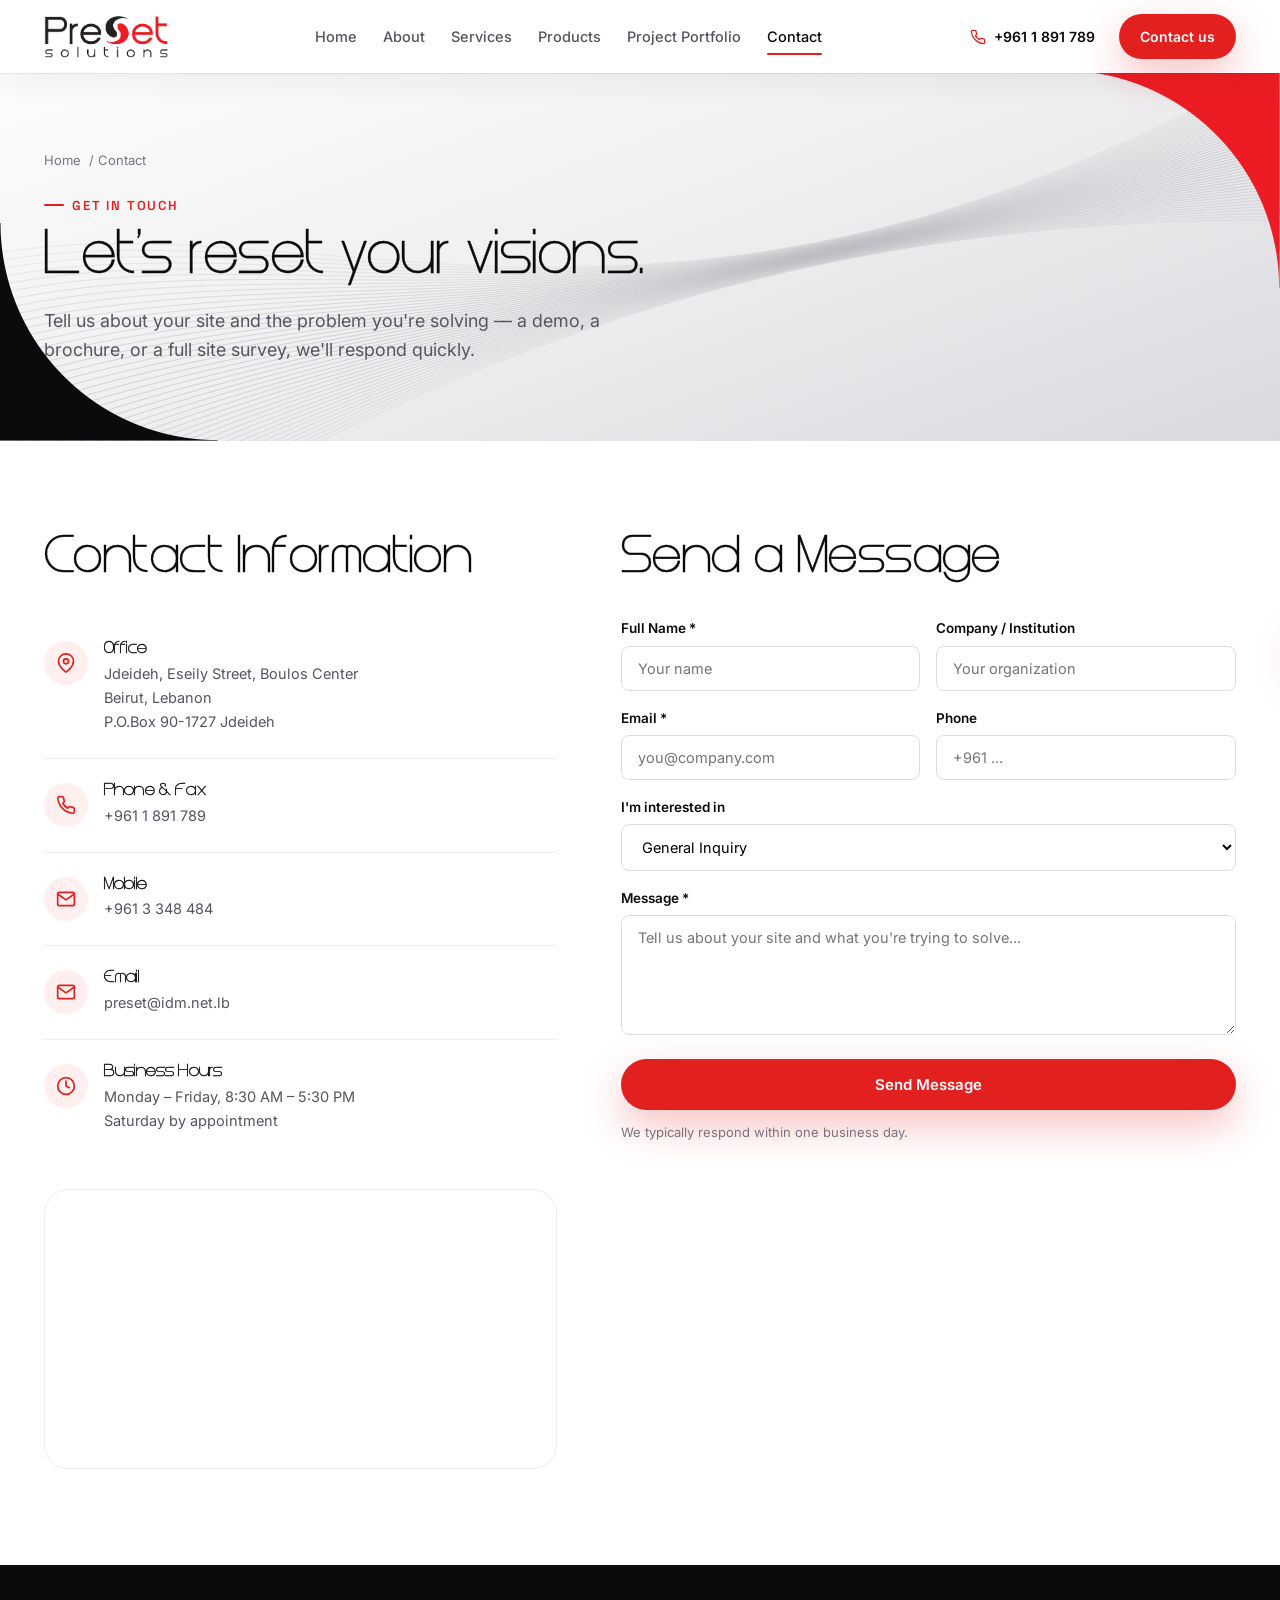
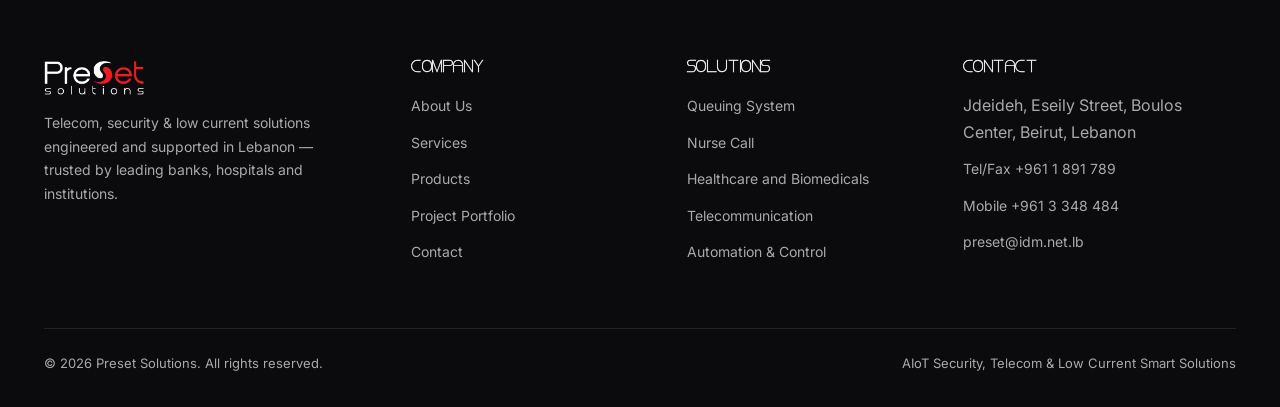
<file: contact.html>
<!doctype html>
<html lang="en">
<head>
<meta charset="UTF-8">
<meta name="viewport" content="width=device-width, initial-scale=1">
<title>Contact — Preset Solutions</title>
<meta name="description" content="Get in touch with Preset Solutions in Jdeideh, Beirut — request a quote, a brochure, or a demo of any of our systems.">
<link rel="icon" href="assets/img/logo.png">
<link rel="stylesheet" href="css/style.css?v=20261017c">
</head>
<body>

<nav class="nav">
  <div class="container">
    <a href="index.html" class="nav-logo"><img src="assets/img/logo.png" alt="Preset Solutions"></a>
    <div class="nav-links">
      <a href="index.html">Home</a>
      <a href="about.html">About</a>
      <a href="services.html">Services</a>
      <a href="products.html">Products</a>
      <a href="portfolio.html">Project Portfolio</a>
      <a href="contact.html">Contact</a>
    </div>
    <div class="nav-right">
      <a href="tel:+9611891789" class="nav-phone">
        <svg viewBox="0 0 24 24" fill="none" stroke="currentColor" stroke-width="2" stroke-linecap="round" stroke-linejoin="round"><path d="M22 16.92v3a2 2 0 0 1-2.18 2 19.79 19.79 0 0 1-8.63-3.07 19.5 19.5 0 0 1-6-6 19.79 19.79 0 0 1-3.07-8.67A2 2 0 0 1 4.11 2h3a2 2 0 0 1 2 1.72c.13.96.36 1.9.7 2.81a2 2 0 0 1-.45 2.11L8.09 9.91a16 16 0 0 0 6 6l1.27-1.27a2 2 0 0 1 2.11-.45c.91.34 1.85.57 2.81.7A2 2 0 0 1 22 16.92z"/></svg>
        +961 1 891 789
      </a>
      <a href="contact.html" class="btn btn-primary btn-sm">Contact us</a>
      <button class="nav-toggle" aria-label="Open menu">
        <svg viewBox="0 0 24 24" fill="none" stroke="currentColor" stroke-width="2" stroke-linecap="round"><line x1="3" y1="6" x2="21" y2="6"/><line x1="3" y1="12" x2="21" y2="12"/><line x1="3" y1="18" x2="21" y2="18"/></svg>
      </button>
    </div>
  </div>
</nav>

<div class="mobile-panel">
  <div class="mobile-panel-top">
    <img src="assets/img/logo.png" alt="Preset Solutions">
    <button class="mobile-panel-close" aria-label="Close menu"><svg viewBox="0 0 24 24" fill="none" stroke="currentColor" stroke-width="2" stroke-linecap="round"><line x1="18" y1="6" x2="6" y2="18"/><line x1="6" y1="6" x2="18" y2="18"/></svg></button>
  </div>
  <div class="mobile-links">
    <a href="index.html">Home</a>
    <a href="about.html">About</a>
    <a href="services.html">Services</a>
    <a href="products.html">Products</a>
    <a href="portfolio.html">Project Portfolio</a>
    <a href="contact.html">Contact</a>
  </div>
  <a href="contact.html" class="btn btn-primary btn-block">Contact us</a>
</div>

<header class="page-hero">
  <div class="container">
    <div class="breadcrumb"><a href="index.html">Home</a> / Contact</div>
    <span class="eyebrow">Get In Touch</span>
    <h1 class="mt-4">Let's reset your visions.</h1>
    <p class="lede">Tell us about your site and the problem you're solving — a demo, a brochure, or a full site survey, we'll respond quickly.</p>
  </div>
</header>

<section class="section">
  <div class="container">
    <div class="contact-grid">

      <div class="reveal">
        <h2>Contact Information</h2>
        <div class="mt-6">
          <div class="contact-item">
            <div class="ci-icon"><svg viewBox="0 0 24 24" fill="none" stroke="currentColor" stroke-width="2" stroke-linecap="round" stroke-linejoin="round"><path d="M21 10c0 7-9 13-9 13s-9-6-9-13a9 9 0 0 1 18 0z"/><circle cx="12" cy="10" r="3"/></svg></div>
            <div>
              <h4>Office</h4>
              <p>Jdeideh, Eseily Street, Boulos Center<br>Beirut, Lebanon<br>P.O.Box 90-1727 Jdeideh</p>
            </div>
          </div>
          <div class="contact-item">
            <div class="ci-icon"><svg viewBox="0 0 24 24" fill="none" stroke="currentColor" stroke-width="2" stroke-linecap="round" stroke-linejoin="round"><path d="M22 16.92v3a2 2 0 0 1-2.18 2 19.79 19.79 0 0 1-8.63-3.07 19.5 19.5 0 0 1-6-6 19.79 19.79 0 0 1-3.07-8.67A2 2 0 0 1 4.11 2h3a2 2 0 0 1 2 1.72c.13.96.36 1.9.7 2.81a2 2 0 0 1-.45 2.11L8.09 9.91a16 16 0 0 0 6 6l1.27-1.27a2 2 0 0 1 2.11-.45c.91.34 1.85.57 2.81.7A2 2 0 0 1 22 16.92z"/></svg></div>
            <div>
              <h4>Phone &amp; Fax</h4>
              <p><a href="tel:+9611891789">+961 1 891 789</a></p>
            </div>
          </div>
          <div class="contact-item">
            <div class="ci-icon"><svg viewBox="0 0 24 24" fill="none" stroke="currentColor" stroke-width="2" stroke-linecap="round" stroke-linejoin="round"><rect x="2" y="4" width="20" height="16" rx="2"/><path d="m22 6-10 7L2 6"/></svg></div>
            <div>
              <h4>Mobile</h4>
              <p><a href="tel:+9613348484">+961 3 348 484</a></p>
            </div>
          </div>
          <div class="contact-item">
            <div class="ci-icon"><svg viewBox="0 0 24 24" fill="none" stroke="currentColor" stroke-width="2" stroke-linecap="round" stroke-linejoin="round"><rect x="2" y="4" width="20" height="16" rx="2"/><path d="m22 6-10 7L2 6"/></svg></div>
            <div>
              <h4>Email</h4>
              <p><a href="mailto:preset@idm.net.lb">preset@idm.net.lb</a></p>
            </div>
          </div>
          <div class="contact-item">
            <div class="ci-icon"><svg viewBox="0 0 24 24" fill="none" stroke="currentColor" stroke-width="2" stroke-linecap="round" stroke-linejoin="round"><circle cx="12" cy="12" r="10"/><polyline points="12 6 12 12 16 14"/></svg></div>
            <div>
              <h4>Business Hours</h4>
              <p>Monday – Friday, 8:30 AM – 5:30 PM<br>Saturday by appointment</p>
            </div>
          </div>
        </div>
        <div class="map-embed reveal">
          <iframe loading="lazy" src="https://www.google.com/maps?q=Jdeideh,+Beirut,+Lebanon&output=embed" allowfullscreen></iframe>
        </div>
      </div>

      <div class="reveal">
        <h2>Send a Message</h2>
        <form class="js-contact-form mt-6">
          <div class="form-row">
            <div class="field">
              <label for="name">Full Name *</label>
              <input type="text" id="name" name="name" placeholder="Your name" required>
            </div>
            <div class="field">
              <label for="company">Company / Institution</label>
              <input type="text" id="company" name="company" placeholder="Your organization">
            </div>
          </div>
          <div class="form-row">
            <div class="field">
              <label for="email">Email *</label>
              <input type="email" id="email" name="email" placeholder="you@company.com" required>
            </div>
            <div class="field">
              <label for="phone">Phone</label>
              <input type="tel" id="phone" name="phone" placeholder="+961 ...">
            </div>
          </div>
          <div class="field">
            <label for="interest">I'm interested in</label>
            <select id="interest" name="interest">
              <option>General Inquiry</option>
              <option>Q-InServer — Queuing System</option>
              <option>NurSeeker — Nurse Call</option>
              <option>PediaScaler — Healthcare and Biomedicals</option>
              <option>CallSaver / CallScreener — Telecommunication</option>
              <option>Ctrl-Smarter — Automation &amp; Control</option>
              <option>Acousticker — Speech Therapy</option>
              <option>AlertSounder — Alert Notification</option>
              <option>CCTV / Access Control / Alarm / Fire / Networking</option>
            </select>
          </div>
          <div class="field">
            <label for="message">Message *</label>
            <textarea id="message" name="message" placeholder="Tell us about your site and what you're trying to solve..." required></textarea>
          </div>
          <button type="submit" class="btn btn-primary btn-block">Send Message</button>
          <p class="form-note">We typically respond within one business day.</p>
          <div class="form-success">
            <svg viewBox="0 0 24 24" fill="none" stroke="currentColor" stroke-width="2" stroke-linecap="round" stroke-linejoin="round" style="width:18px;height:18px;"><polyline points="20 6 9 17 4 12"/></svg>
            Thanks — your message has been queued. Our team will reach out shortly.
          </div>
        </form>
      </div>

    </div>
  </div>
</section>

<footer class="footer">
  <div class="container">
    <div class="footer-grid">
      <div>
        <div class="footer-logo"><img src="assets/img/logo-white.png" alt="Preset Solutions"></div>
        <p>Telecom, security &amp; low current solutions engineered and supported in Lebanon — trusted by leading banks, hospitals and institutions.</p>
      </div>
      <div>
        <h4>Company</h4>
        <ul>
          <li><a href="about.html">About Us</a></li>
          <li><a href="services.html">Services</a></li>
          <li><a href="products.html">Products</a></li>
          <li><a href="portfolio.html">Project Portfolio</a></li>
          <li><a href="contact.html">Contact</a></li>
        </ul>
      </div>
      <div>
        <h4>Solutions</h4>
        <ul>
          <li><a href="product-qinserver.html">Queuing System</a></li>
          <li><a href="product-nurseeker.html">Nurse Call</a></li>
          <li><a href="product-pediascaler.html">Healthcare and Biomedicals</a></li>
          <li><a href="product-callsaver.html">Telecommunication</a></li>
          <li><a href="product-ctrlsmarter.html">Automation &amp; Control</a></li>
        </ul>
      </div>
      <div>
        <h4>Contact</h4>
        <ul>
          <li>Jdeideh, Eseily Street, Boulos Center, Beirut, Lebanon</li>
          <li><a href="tel:+9611891789">Tel/Fax +961 1 891 789</a></li>
          <li><a href="tel:+9613348484">Mobile +961 3 348 484</a></li>
          <li><a href="mailto:preset@idm.net.lb">preset@idm.net.lb</a></li>
        </ul>
      </div>
    </div>
    <div class="footer-bottom">
      <span>&copy; <span class="js-year"></span> Preset Solutions. All rights reserved.</span>
      <span>AIoT Security, Telecom &amp; Low Current Smart Solutions</span>
    </div>
  </div>
</footer>

<button class="back-to-top" aria-label="Back to top">
  <svg viewBox="0 0 24 24" fill="none" stroke="currentColor" stroke-width="2"><path d="M12 19V5M5 12l7-7 7 7"/></svg>
</button>

<script src="js/clients-data.js?v=20261017c"></script>
<script src="js/products-data.js?v=20261017c"></script>
<script src="js/main.js?v=20261017c"></script>
</body>
</html>
</file>
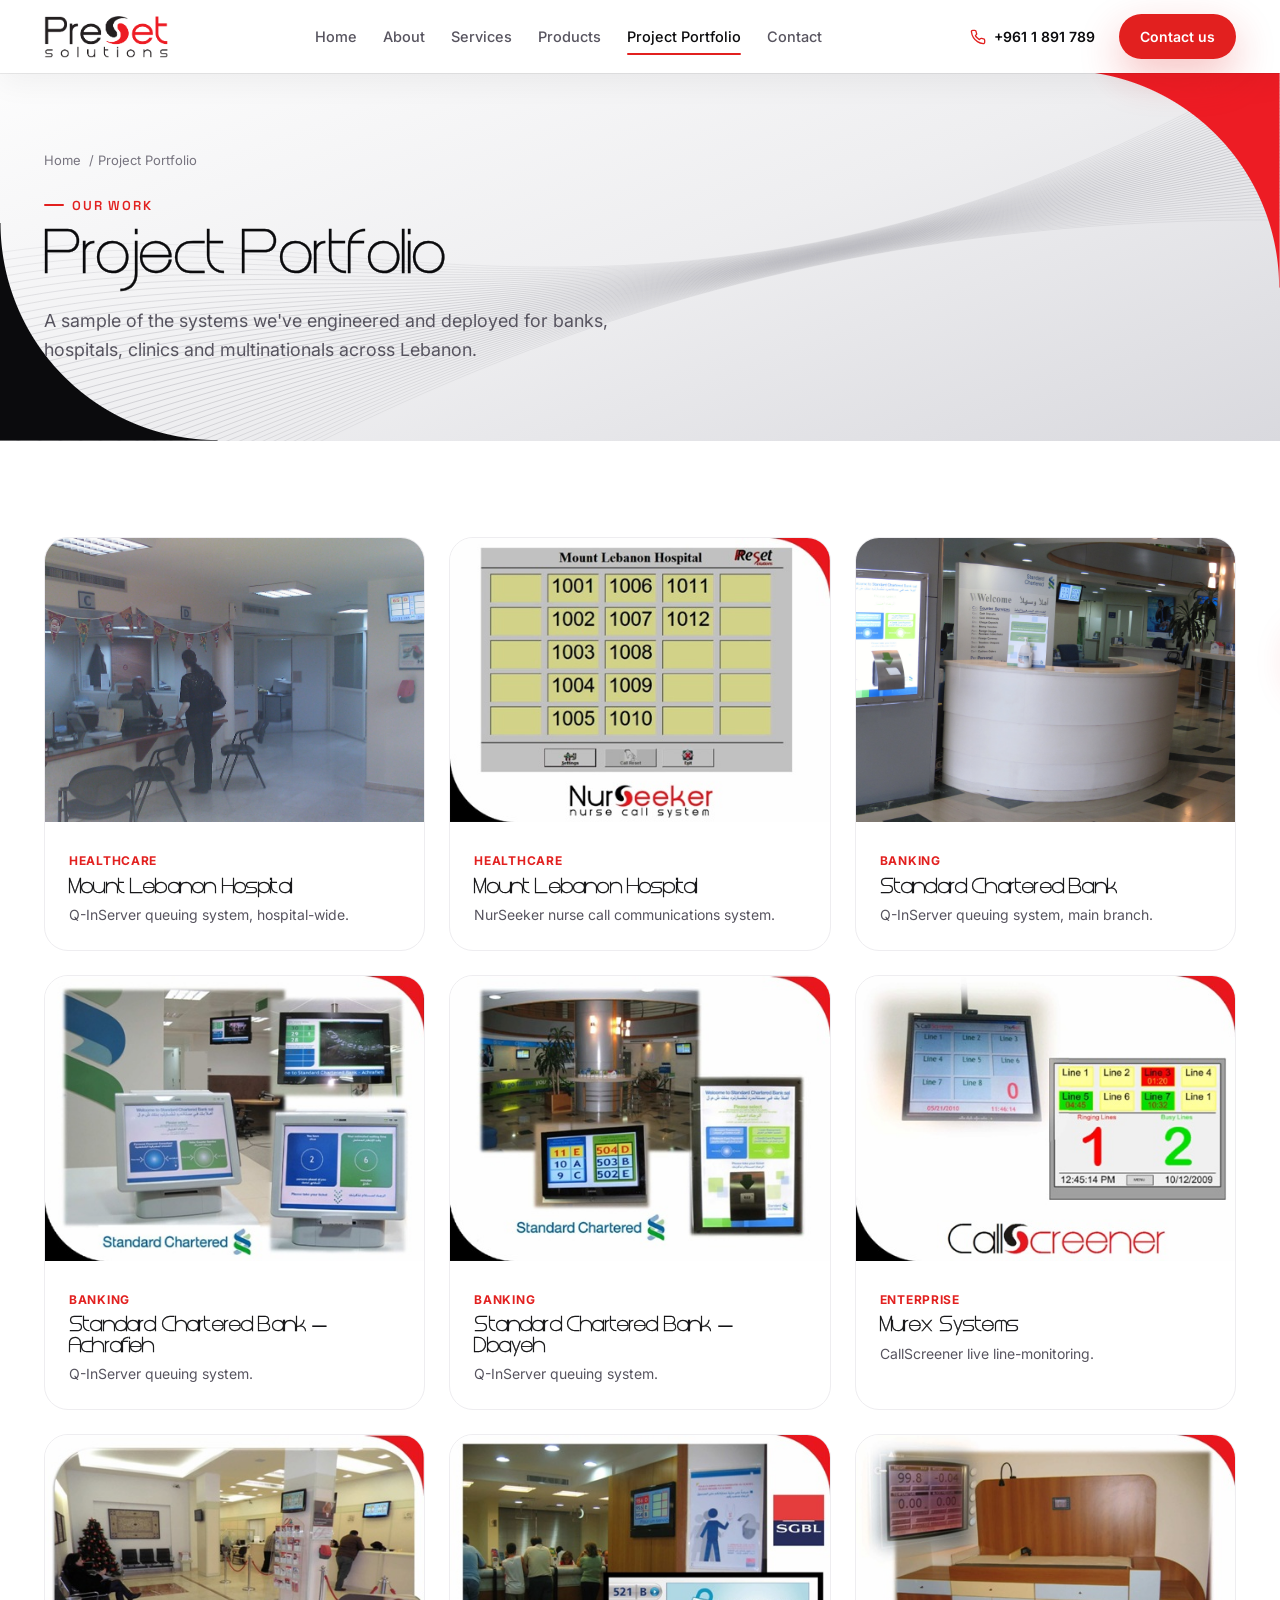
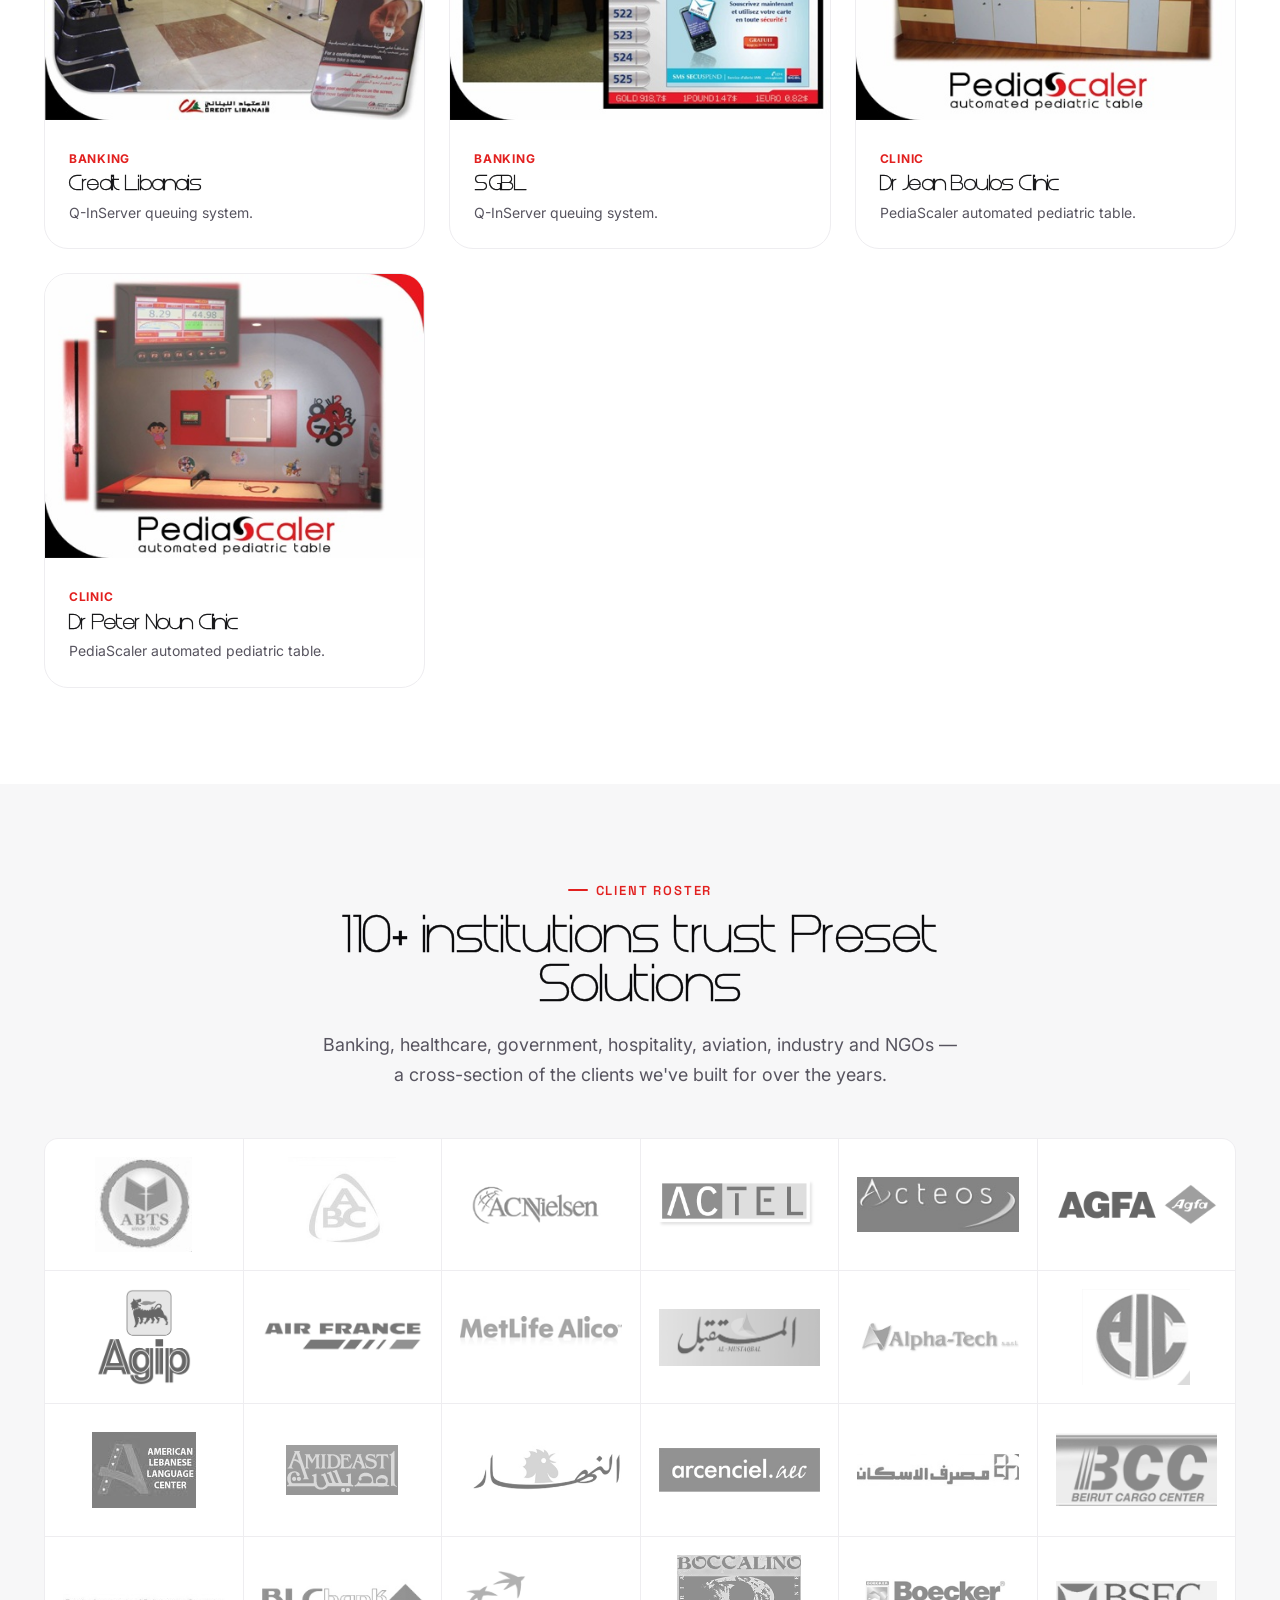
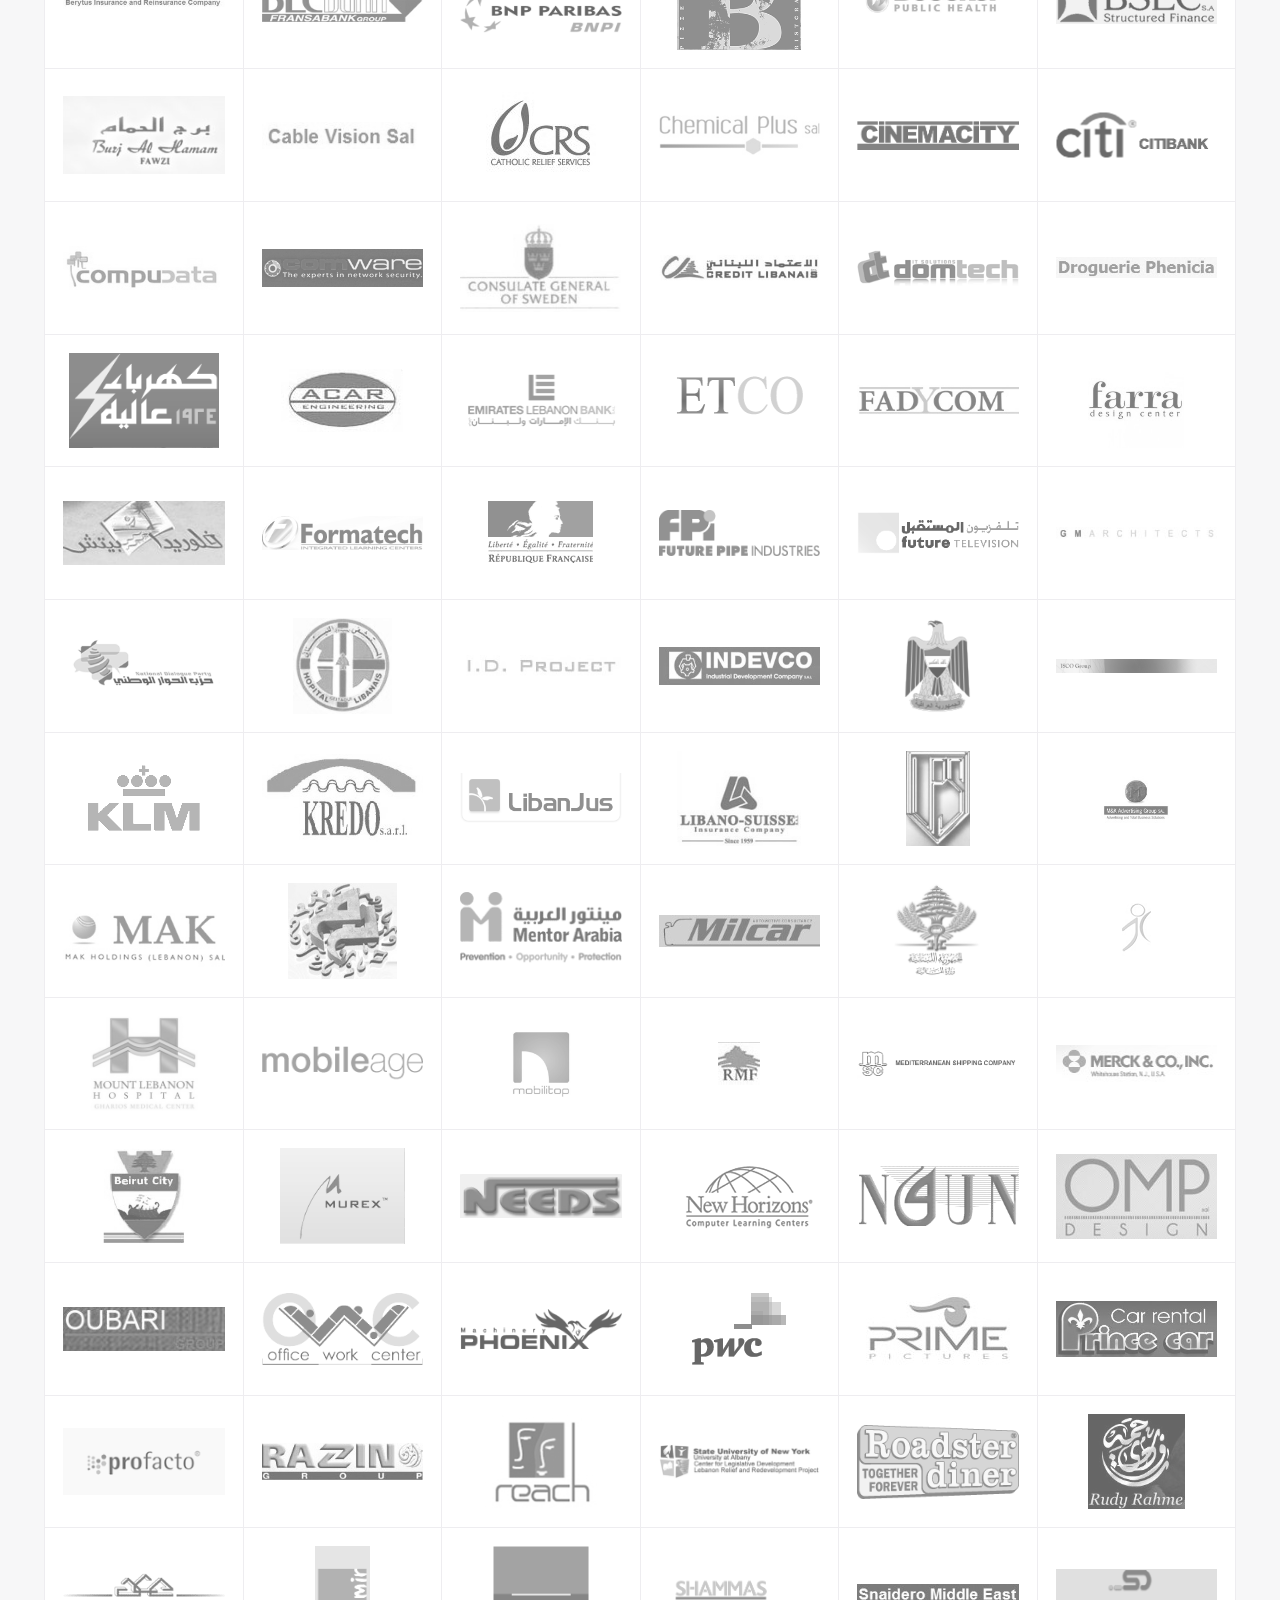
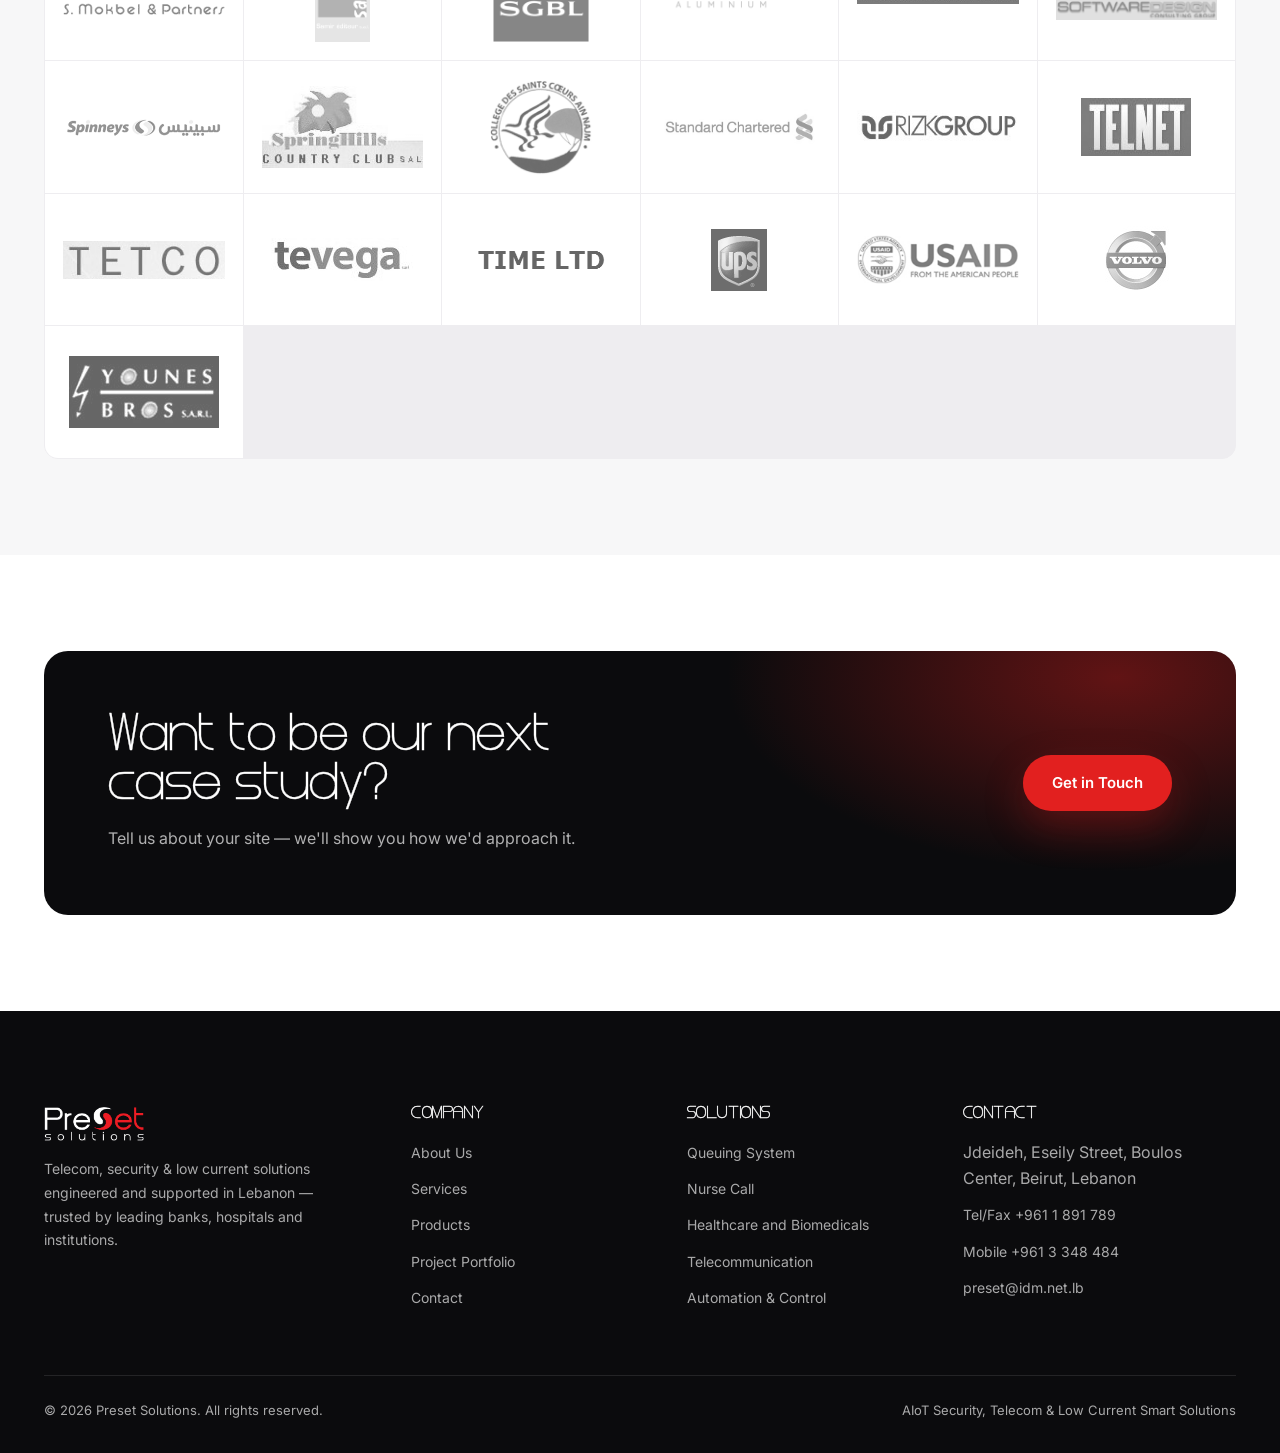
<file: portfolio.html>
<!doctype html>
<html lang="en">
<head>
<meta charset="UTF-8">
<meta name="viewport" content="width=device-width, initial-scale=1">
<title>Project Portfolio — Preset Solutions</title>
<meta name="description" content="See where Preset Solutions systems are installed — banks, hospitals, clinics and multinationals across Lebanon — and the 110+ institutions who trust us.">
<link rel="icon" href="assets/img/logo.png">
<link rel="stylesheet" href="css/style.css?v=20261017c">
</head>
<body>

<nav class="nav">
  <div class="container">
    <a href="index.html" class="nav-logo"><img src="assets/img/logo.png" alt="Preset Solutions"></a>
    <div class="nav-links">
      <a href="index.html">Home</a>
      <a href="about.html">About</a>
      <a href="services.html">Services</a>
      <a href="products.html">Products</a>
      <a href="portfolio.html">Project Portfolio</a>
      <a href="contact.html">Contact</a>
    </div>
    <div class="nav-right">
      <a href="tel:+9611891789" class="nav-phone">
        <svg viewBox="0 0 24 24" fill="none" stroke="currentColor" stroke-width="2" stroke-linecap="round" stroke-linejoin="round"><path d="M22 16.92v3a2 2 0 0 1-2.18 2 19.79 19.79 0 0 1-8.63-3.07 19.5 19.5 0 0 1-6-6 19.79 19.79 0 0 1-3.07-8.67A2 2 0 0 1 4.11 2h3a2 2 0 0 1 2 1.72c.13.96.36 1.9.7 2.81a2 2 0 0 1-.45 2.11L8.09 9.91a16 16 0 0 0 6 6l1.27-1.27a2 2 0 0 1 2.11-.45c.91.34 1.85.57 2.81.7A2 2 0 0 1 22 16.92z"/></svg>
        +961 1 891 789
      </a>
      <a href="contact.html" class="btn btn-primary btn-sm">Contact us</a>
      <button class="nav-toggle" aria-label="Open menu">
        <svg viewBox="0 0 24 24" fill="none" stroke="currentColor" stroke-width="2" stroke-linecap="round"><line x1="3" y1="6" x2="21" y2="6"/><line x1="3" y1="12" x2="21" y2="12"/><line x1="3" y1="18" x2="21" y2="18"/></svg>
      </button>
    </div>
  </div>
</nav>

<div class="mobile-panel">
  <div class="mobile-panel-top">
    <img src="assets/img/logo.png" alt="Preset Solutions">
    <button class="mobile-panel-close" aria-label="Close menu"><svg viewBox="0 0 24 24" fill="none" stroke="currentColor" stroke-width="2" stroke-linecap="round"><line x1="18" y1="6" x2="6" y2="18"/><line x1="6" y1="6" x2="18" y2="18"/></svg></button>
  </div>
  <div class="mobile-links">
    <a href="index.html">Home</a>
    <a href="about.html">About</a>
    <a href="services.html">Services</a>
    <a href="products.html">Products</a>
    <a href="portfolio.html">Project Portfolio</a>
    <a href="contact.html">Contact</a>
  </div>
  <a href="contact.html" class="btn btn-primary btn-block">Contact us</a>
</div>

<header class="page-hero">
  <div class="container">
    <div class="breadcrumb"><a href="index.html">Home</a> / Project Portfolio</div>
    <span class="eyebrow">Our Work</span>
    <h1 class="mt-4">Project Portfolio</h1>
    <p class="lede">A sample of the systems we've engineered and deployed for banks, hospitals, clinics and multinationals across Lebanon.</p>
  </div>
</header>

<section class="section">
  <div class="container">
    <div class="grid grid-3 stagger">

      <a class="case-card reveal" href="product-qinserver.html">
        <div class="case-media"><img src="assets/img/portfolio/mlh-qinserver.jpg" alt="Q-InServer at Mount Lebanon Hospital"></div>
        <div class="case-body"><span class="tag">Healthcare</span><h3>Mount Lebanon Hospital</h3><p>Q-InServer queuing system, hospital-wide.</p></div>
      </a>
      <a class="case-card reveal" href="product-nurseeker.html">
        <div class="case-media"><img src="assets/img/portfolio/mlh-nurseeker.jpg" alt="NurSeeker at Mount Lebanon Hospital"></div>
        <div class="case-body"><span class="tag">Healthcare</span><h3>Mount Lebanon Hospital</h3><p>NurSeeker nurse call communications system.</p></div>
      </a>
      <a class="case-card reveal" href="product-qinserver.html">
        <div class="case-media"><img src="assets/img/portfolio/scb-qinserver.jpg" alt="Q-InServer at Standard Chartered Bank"></div>
        <div class="case-body"><span class="tag">Banking</span><h3>Standard Chartered Bank</h3><p>Q-InServer queuing system, main branch.</p></div>
      </a>
      <a class="case-card reveal" href="product-qinserver.html">
        <div class="case-media"><img src="assets/img/portfolio/scb-achrafieh.jpg" alt="Q-InServer at Standard Chartered Bank Achrafieh"></div>
        <div class="case-body"><span class="tag">Banking</span><h3>Standard Chartered Bank — Achrafieh</h3><p>Q-InServer queuing system.</p></div>
      </a>
      <a class="case-card reveal" href="product-qinserver.html">
        <div class="case-media"><img src="assets/img/portfolio/scb-dbayeh.jpg" alt="Q-InServer at Standard Chartered Bank Dbayeh"></div>
        <div class="case-body"><span class="tag">Banking</span><h3>Standard Chartered Bank — Dbayeh</h3><p>Q-InServer queuing system.</p></div>
      </a>
      <a class="case-card reveal" href="product-callscreener.html">
        <div class="case-media"><img src="assets/img/portfolio/murex-callscreener.jpg" alt="CallScreener at Murex Systems"></div>
        <div class="case-body"><span class="tag">Enterprise</span><h3>Murex Systems</h3><p>CallScreener live line-monitoring.</p></div>
      </a>
      <a class="case-card reveal" href="product-qinserver.html">
        <div class="case-media"><img src="assets/img/portfolio/credit-libanais.jpg" alt="Q-InServer at Credit Libanais"></div>
        <div class="case-body"><span class="tag">Banking</span><h3>Credit Libanais</h3><p>Q-InServer queuing system.</p></div>
      </a>
      <a class="case-card reveal" href="product-qinserver.html">
        <div class="case-media"><img src="assets/img/portfolio/sgbl.jpg" alt="Q-InServer at SGBL"></div>
        <div class="case-body"><span class="tag">Banking</span><h3>SGBL</h3><p>Q-InServer queuing system.</p></div>
      </a>
      <a class="case-card reveal" href="product-pediascaler.html">
        <div class="case-media"><img src="assets/img/portfolio/pediascaler-drboulos.jpg" alt="PediaScaler at Dr Jean Boulos Clinic"></div>
        <div class="case-body"><span class="tag">Clinic</span><h3>Dr Jean Boulos Clinic</h3><p>PediaScaler automated pediatric table.</p></div>
      </a>
      <a class="case-card reveal" href="product-pediascaler.html">
        <div class="case-media"><img src="assets/img/portfolio/pediascaler-drnoun.jpg" alt="PediaScaler at Dr Peter Noun Clinic"></div>
        <div class="case-body"><span class="tag">Clinic</span><h3>Dr Peter Noun Clinic</h3><p>PediaScaler automated pediatric table.</p></div>
      </a>

    </div>
  </div>
</section>

<section class="section bg-alt">
  <div class="container">
    <div class="section-head center reveal">
      <span class="eyebrow" style="justify-content:center; display:flex;">Client Roster</span>
      <h2 class="mt-4">110+ institutions trust Preset Solutions</h2>
      <p class="lede mx-auto mt-4">Banking, healthcare, government, hospitality, aviation, industry and NGOs — a cross-section of the clients we've built for over the years.</p>
    </div>
    <div class="logo-wall reveal js-logowall"></div>
  </div>
</section>

<section class="section">
  <div class="container">
    <div class="cta-band reveal">
      <div class="cta-band-inner">
        <div>
          <h2 style="color:#fff;">Want to be our next case study?</h2>
          <p>Tell us about your site — we'll show you how we'd approach it.</p>
        </div>
        <a href="contact.html" class="btn btn-primary">Get in Touch</a>
      </div>
    </div>
  </div>
</section>

<footer class="footer">
  <div class="container">
    <div class="footer-grid">
      <div>
        <div class="footer-logo"><img src="assets/img/logo-white.png" alt="Preset Solutions"></div>
        <p>Telecom, security &amp; low current solutions engineered and supported in Lebanon — trusted by leading banks, hospitals and institutions.</p>
      </div>
      <div>
        <h4>Company</h4>
        <ul>
          <li><a href="about.html">About Us</a></li>
          <li><a href="services.html">Services</a></li>
          <li><a href="products.html">Products</a></li>
          <li><a href="portfolio.html">Project Portfolio</a></li>
          <li><a href="contact.html">Contact</a></li>
        </ul>
      </div>
      <div>
        <h4>Solutions</h4>
        <ul>
          <li><a href="product-qinserver.html">Queuing System</a></li>
          <li><a href="product-nurseeker.html">Nurse Call</a></li>
          <li><a href="product-pediascaler.html">Healthcare and Biomedicals</a></li>
          <li><a href="product-callsaver.html">Telecommunication</a></li>
          <li><a href="product-ctrlsmarter.html">Automation &amp; Control</a></li>
        </ul>
      </div>
      <div>
        <h4>Contact</h4>
        <ul>
          <li>Jdeideh, Eseily Street, Boulos Center, Beirut, Lebanon</li>
          <li><a href="tel:+9611891789">Tel/Fax +961 1 891 789</a></li>
          <li><a href="tel:+9613348484">Mobile +961 3 348 484</a></li>
          <li><a href="mailto:preset@idm.net.lb">preset@idm.net.lb</a></li>
        </ul>
      </div>
    </div>
    <div class="footer-bottom">
      <span>&copy; <span class="js-year"></span> Preset Solutions. All rights reserved.</span>
      <span>AIoT Security, Telecom &amp; Low Current Smart Solutions</span>
    </div>
  </div>
</footer>

<button class="back-to-top" aria-label="Back to top">
  <svg viewBox="0 0 24 24" fill="none" stroke="currentColor" stroke-width="2"><path d="M12 19V5M5 12l7-7 7 7"/></svg>
</button>

<script src="js/clients-data.js?v=20261017c"></script>
<script src="js/products-data.js?v=20261017c"></script>
<script src="js/main.js?v=20261017c"></script>
</body>
</html>
</file>
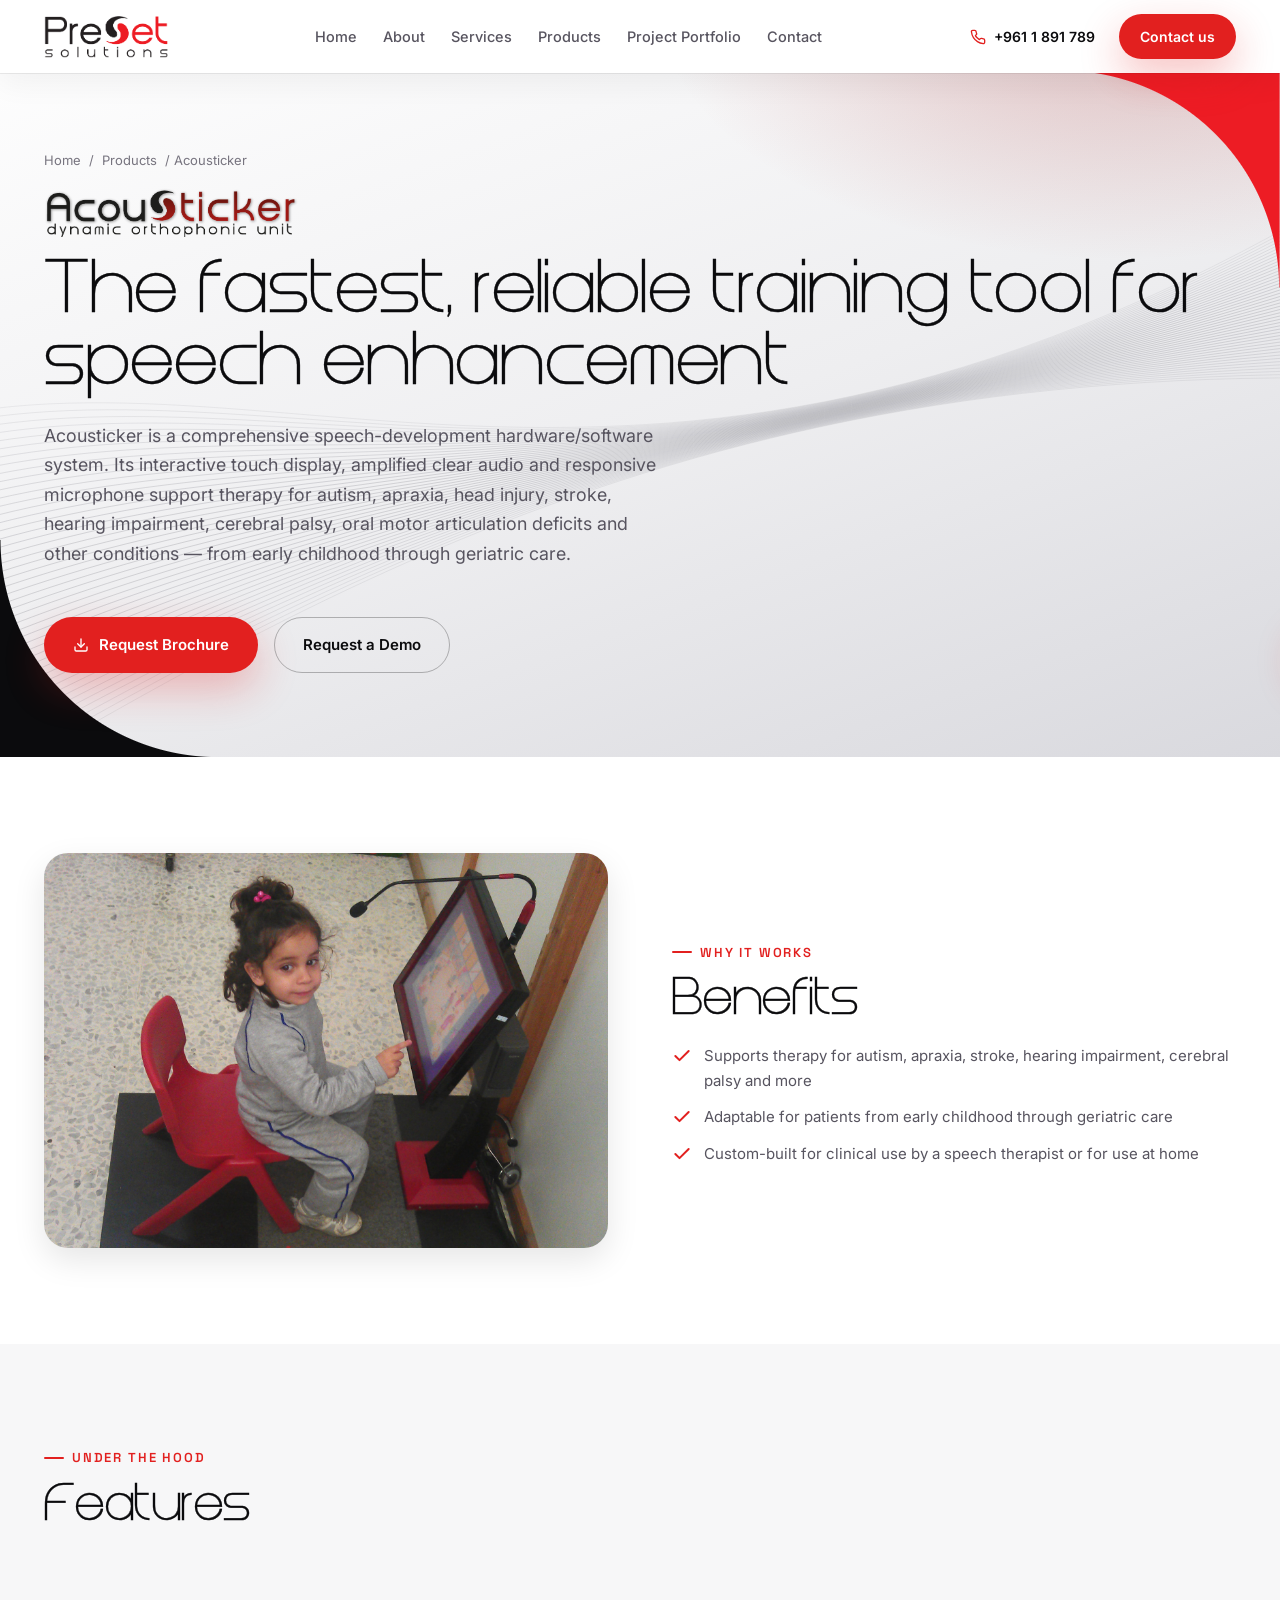
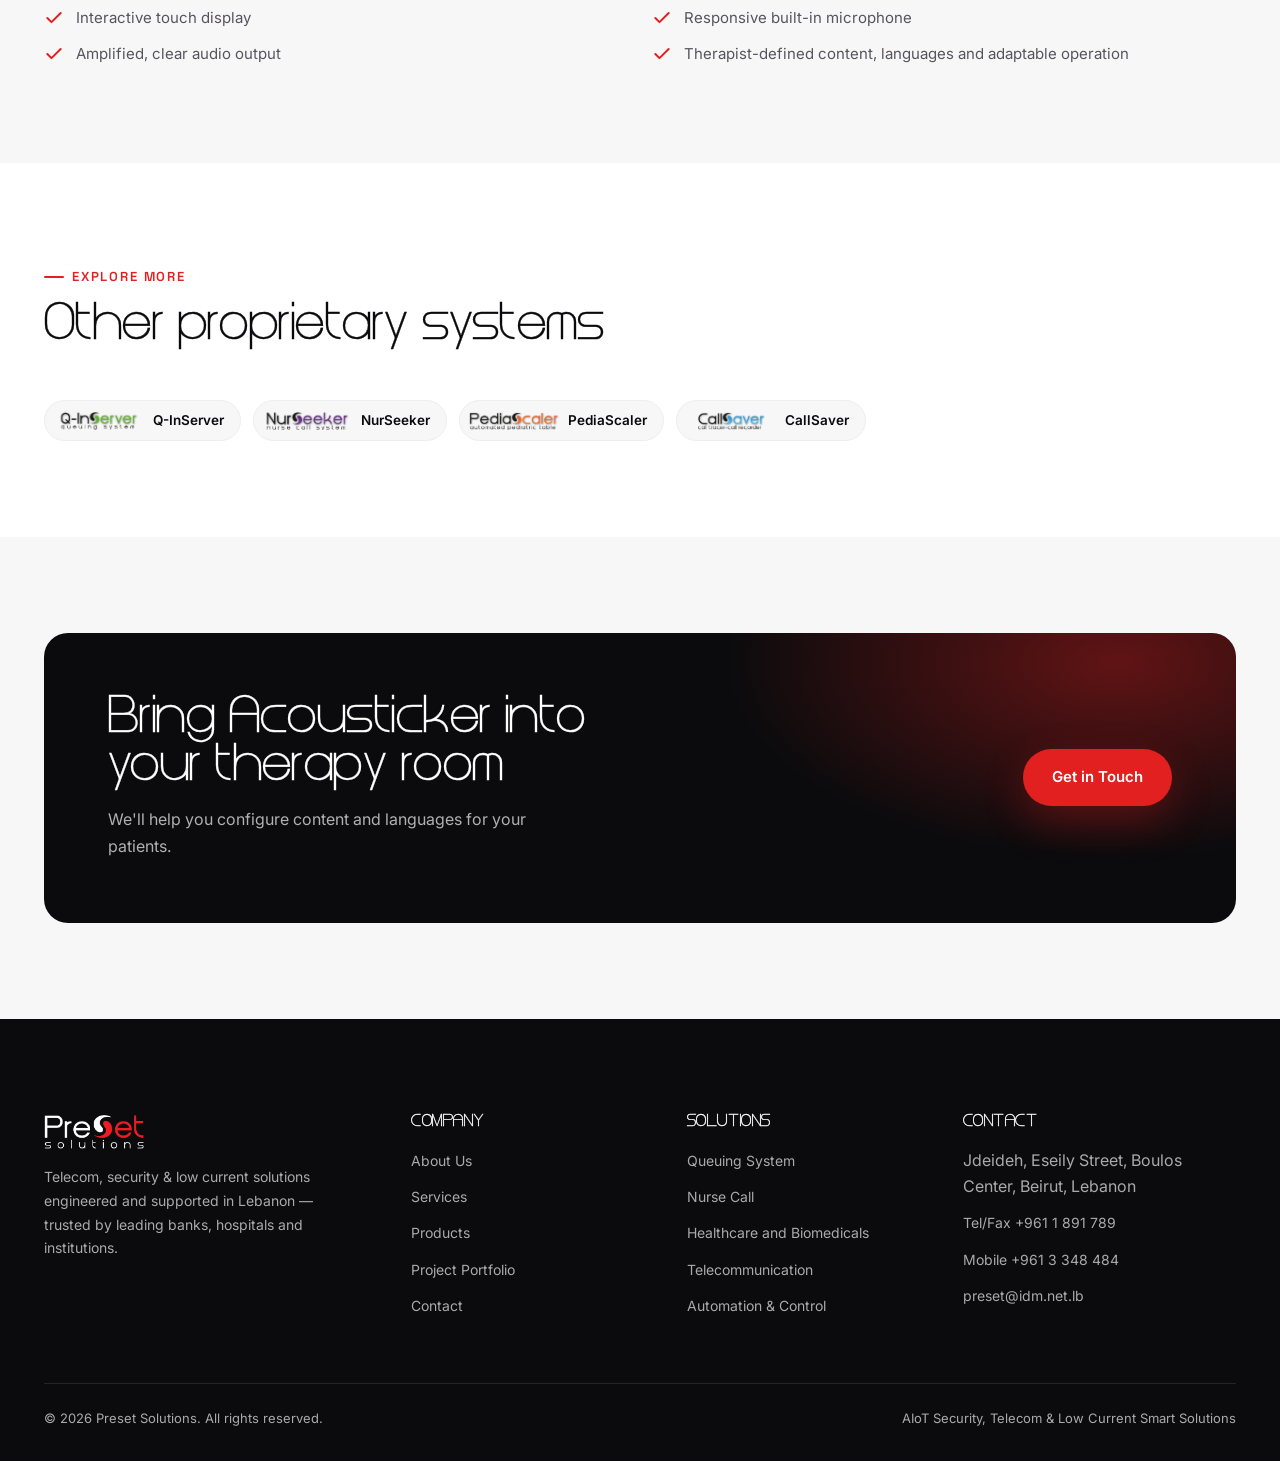
<file: product-acousticker.html>
<!doctype html>
<html lang="en">
<head>
<meta charset="UTF-8">
<meta name="viewport" content="width=device-width, initial-scale=1">
<title>Acousticker — Dynamic Orthophonic Unit | Preset Solutions</title>
<meta name="description" content="Acousticker is a speech-therapy training system with interactive touch display, amplified audio and responsive microphone for ages early childhood through geriatric.">
<link rel="icon" href="assets/img/logo.png">
<link rel="stylesheet" href="css/style.css?v=20261017c">
</head>
<body class="acc-acousticker">

<nav class="nav">
  <div class="container">
    <a href="index.html" class="nav-logo"><img src="assets/img/logo.png" alt="Preset Solutions"></a>
    <div class="nav-links">
      <a href="index.html">Home</a>
      <a href="about.html">About</a>
      <a href="services.html">Services</a>
      <a href="products.html">Products</a>
      <a href="portfolio.html">Project Portfolio</a>
      <a href="contact.html">Contact</a>
    </div>
    <div class="nav-right">
      <a href="tel:+9611891789" class="nav-phone">
        <svg viewBox="0 0 24 24" fill="none" stroke="currentColor" stroke-width="2" stroke-linecap="round" stroke-linejoin="round"><path d="M22 16.92v3a2 2 0 0 1-2.18 2 19.79 19.79 0 0 1-8.63-3.07 19.5 19.5 0 0 1-6-6 19.79 19.79 0 0 1-3.07-8.67A2 2 0 0 1 4.11 2h3a2 2 0 0 1 2 1.72c.13.96.36 1.9.7 2.81a2 2 0 0 1-.45 2.11L8.09 9.91a16 16 0 0 0 6 6l1.27-1.27a2 2 0 0 1 2.11-.45c.91.34 1.85.57 2.81.7A2 2 0 0 1 22 16.92z"/></svg>
        +961 1 891 789
      </a>
      <a href="contact.html" class="btn btn-primary btn-sm">Contact us</a>
      <button class="nav-toggle" aria-label="Open menu">
        <svg viewBox="0 0 24 24" fill="none" stroke="currentColor" stroke-width="2" stroke-linecap="round"><line x1="3" y1="6" x2="21" y2="6"/><line x1="3" y1="12" x2="21" y2="12"/><line x1="3" y1="18" x2="21" y2="18"/></svg>
      </button>
    </div>
  </div>
</nav>

<div class="mobile-panel">
  <div class="mobile-panel-top">
    <img src="assets/img/logo.png" alt="Preset Solutions">
    <button class="mobile-panel-close" aria-label="Close menu"><svg viewBox="0 0 24 24" fill="none" stroke="currentColor" stroke-width="2" stroke-linecap="round"><line x1="18" y1="6" x2="6" y2="18"/><line x1="6" y1="6" x2="18" y2="18"/></svg></button>
  </div>
  <div class="mobile-links">
    <a href="index.html">Home</a>
    <a href="about.html">About</a>
    <a href="services.html">Services</a>
    <a href="products.html">Products</a>
    <a href="portfolio.html">Project Portfolio</a>
    <a href="contact.html">Contact</a>
  </div>
  <a href="contact.html" class="btn btn-primary btn-block">Contact us</a>
</div>

<header class="product-hero">
  <div class="container">
    <div class="breadcrumb"><a href="index.html">Home</a> / <a href="products.html">Products</a> / Acousticker</div>
    <img class="product-hero-logo" src="assets/img/sublogos/acousticker.png" alt="Acousticker logo">
    <h1>The fastest, reliable training tool for speech enhancement</h1>
    <p class="lede">Acousticker is a comprehensive speech-development hardware/software system. Its interactive touch display, amplified clear audio and responsive microphone support therapy for autism, apraxia, head injury, stroke, hearing impairment, cerebral palsy, oral motor articulation deficits and other conditions — from early childhood through geriatric care.</p>
    <div class="hero-cta">
      <a href="contact.html" class="btn btn-primary">
        <svg viewBox="0 0 24 24" fill="none" stroke="currentColor" stroke-width="2" stroke-linecap="round" stroke-linejoin="round"><path d="M21 15v4a2 2 0 0 1-2 2H5a2 2 0 0 1-2-2v-4"/><polyline points="7 10 12 15 17 10"/><line x1="12" y1="15" x2="12" y2="3"/></svg>
        Request Brochure
      </a>
      <a href="contact.html" class="btn btn-ghost">Request a Demo</a>
    </div>
  </div>
</header>

<section class="section">
  <div class="container">
    <div class="split">
      <div class="split-media reveal-scale">
        <img src="assets/img/products/acousticker.jpg" alt="Acousticker speech therapy training unit">
      </div>
      <div class="reveal">
        <span class="eyebrow">Why It Works</span>
        <h2 class="mt-4">Benefits</h2>
        <ul class="feature-list mt-4">
          <li><svg viewBox="0 0 24 24" fill="none" stroke="currentColor" stroke-width="2.4" stroke-linecap="round" stroke-linejoin="round"><polyline points="20 6 9 17 4 12"/></svg> Supports therapy for autism, apraxia, stroke, hearing impairment, cerebral palsy and more</li>
          <li><svg viewBox="0 0 24 24" fill="none" stroke="currentColor" stroke-width="2.4" stroke-linecap="round" stroke-linejoin="round"><polyline points="20 6 9 17 4 12"/></svg> Adaptable for patients from early childhood through geriatric care</li>
          <li><svg viewBox="0 0 24 24" fill="none" stroke="currentColor" stroke-width="2.4" stroke-linecap="round" stroke-linejoin="round"><polyline points="20 6 9 17 4 12"/></svg> Custom-built for clinical use by a speech therapist or for use at home</li>
        </ul>
      </div>
    </div>
  </div>
</section>

<section class="section bg-alt">
  <div class="container">
    <div class="section-head reveal">
      <span class="eyebrow">Under the Hood</span>
      <h2 class="mt-4">Features</h2>
    </div>
    <div class="grid grid-2 stagger">
      <ul class="feature-list">
        <li><svg viewBox="0 0 24 24" fill="none" stroke="currentColor" stroke-width="2.4" stroke-linecap="round" stroke-linejoin="round"><polyline points="20 6 9 17 4 12"/></svg> Interactive touch display</li>
        <li><svg viewBox="0 0 24 24" fill="none" stroke="currentColor" stroke-width="2.4" stroke-linecap="round" stroke-linejoin="round"><polyline points="20 6 9 17 4 12"/></svg> Amplified, clear audio output</li>
      </ul>
      <ul class="feature-list">
        <li><svg viewBox="0 0 24 24" fill="none" stroke="currentColor" stroke-width="2.4" stroke-linecap="round" stroke-linejoin="round"><polyline points="20 6 9 17 4 12"/></svg> Responsive built-in microphone</li>
        <li><svg viewBox="0 0 24 24" fill="none" stroke="currentColor" stroke-width="2.4" stroke-linecap="round" stroke-linejoin="round"><polyline points="20 6 9 17 4 12"/></svg> Therapist-defined content, languages and adaptable operation</li>
      </ul>
    </div>
  </div>
</section>

<section class="section">
  <div class="container">
    <div class="section-head reveal">
      <span class="eyebrow">Explore More</span>
      <h2 class="mt-4">Other proprietary systems</h2>
    </div>
    <div class="related-products js-related-products" data-exclude="acousticker"></div>
  </div>
</section>

<section class="section bg-alt">
  <div class="container">
    <div class="cta-band reveal" style="background:var(--ink);">
      <div class="cta-band-inner">
        <div>
          <h2 style="color:#fff;">Bring Acousticker into your therapy room</h2>
          <p>We'll help you configure content and languages for your patients.</p>
        </div>
        <a href="contact.html" class="btn btn-primary">Get in Touch</a>
      </div>
    </div>
  </div>
</section>

<footer class="footer">
  <div class="container">
    <div class="footer-grid">
      <div>
        <div class="footer-logo"><img src="assets/img/logo-white.png" alt="Preset Solutions"></div>
        <p>Telecom, security &amp; low current solutions engineered and supported in Lebanon — trusted by leading banks, hospitals and institutions.</p>
      </div>
      <div>
        <h4>Company</h4>
        <ul>
          <li><a href="about.html">About Us</a></li>
          <li><a href="services.html">Services</a></li>
          <li><a href="products.html">Products</a></li>
          <li><a href="portfolio.html">Project Portfolio</a></li>
          <li><a href="contact.html">Contact</a></li>
        </ul>
      </div>
      <div>
        <h4>Solutions</h4>
        <ul>
          <li><a href="product-qinserver.html">Queuing System</a></li>
          <li><a href="product-nurseeker.html">Nurse Call</a></li>
          <li><a href="product-pediascaler.html">Healthcare and Biomedicals</a></li>
          <li><a href="product-callsaver.html">Telecommunication</a></li>
          <li><a href="product-ctrlsmarter.html">Automation &amp; Control</a></li>
        </ul>
      </div>
      <div>
        <h4>Contact</h4>
        <ul>
          <li>Jdeideh, Eseily Street, Boulos Center, Beirut, Lebanon</li>
          <li><a href="tel:+9611891789">Tel/Fax +961 1 891 789</a></li>
          <li><a href="tel:+9613348484">Mobile +961 3 348 484</a></li>
          <li><a href="mailto:preset@idm.net.lb">preset@idm.net.lb</a></li>
        </ul>
      </div>
    </div>
    <div class="footer-bottom">
      <span>&copy; <span class="js-year"></span> Preset Solutions. All rights reserved.</span>
      <span>AIoT Security, Telecom &amp; Low Current Smart Solutions</span>
    </div>
  </div>
</footer>

<button class="back-to-top" aria-label="Back to top">
  <svg viewBox="0 0 24 24" fill="none" stroke="currentColor" stroke-width="2"><path d="M12 19V5M5 12l7-7 7 7"/></svg>
</button>

<script src="js/clients-data.js?v=20261017c"></script>
<script src="js/products-data.js?v=20261017c"></script>
<script src="js/main.js?v=20261017c"></script>
</body>
</html>
</file>
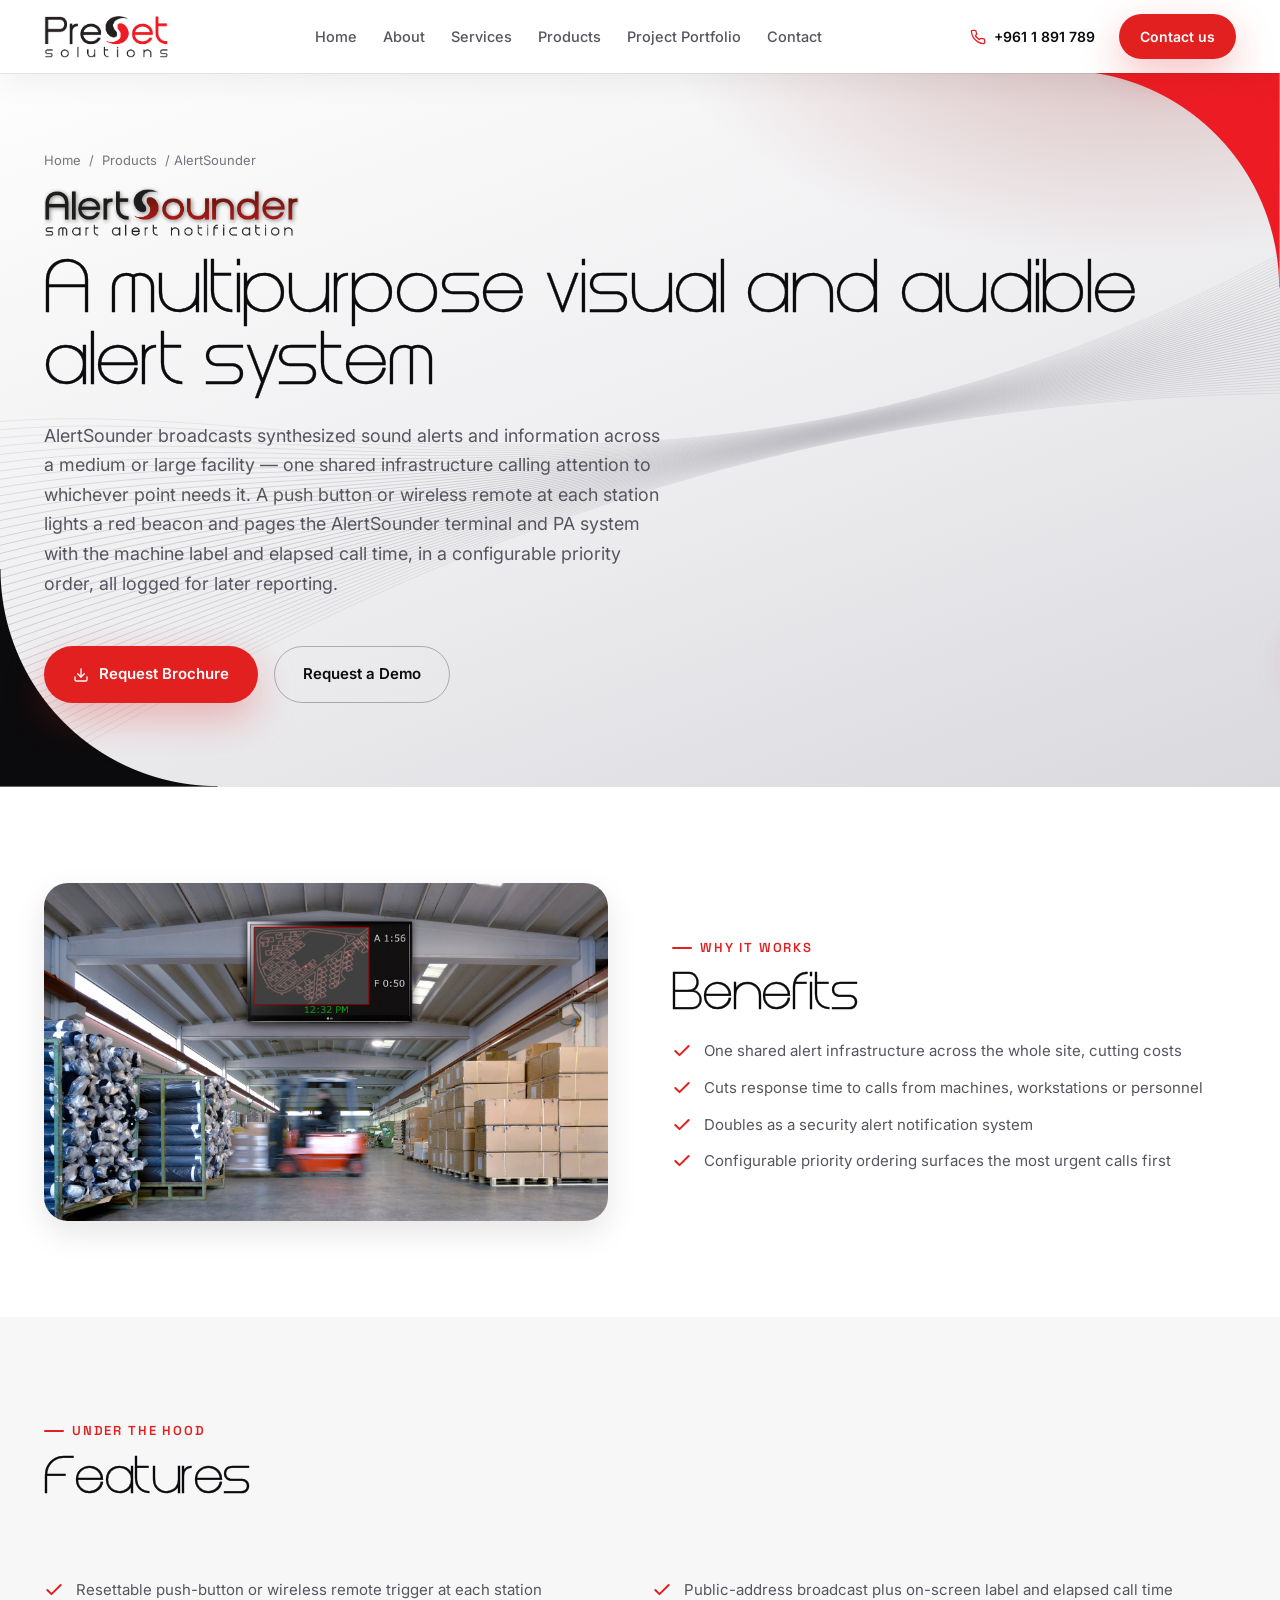
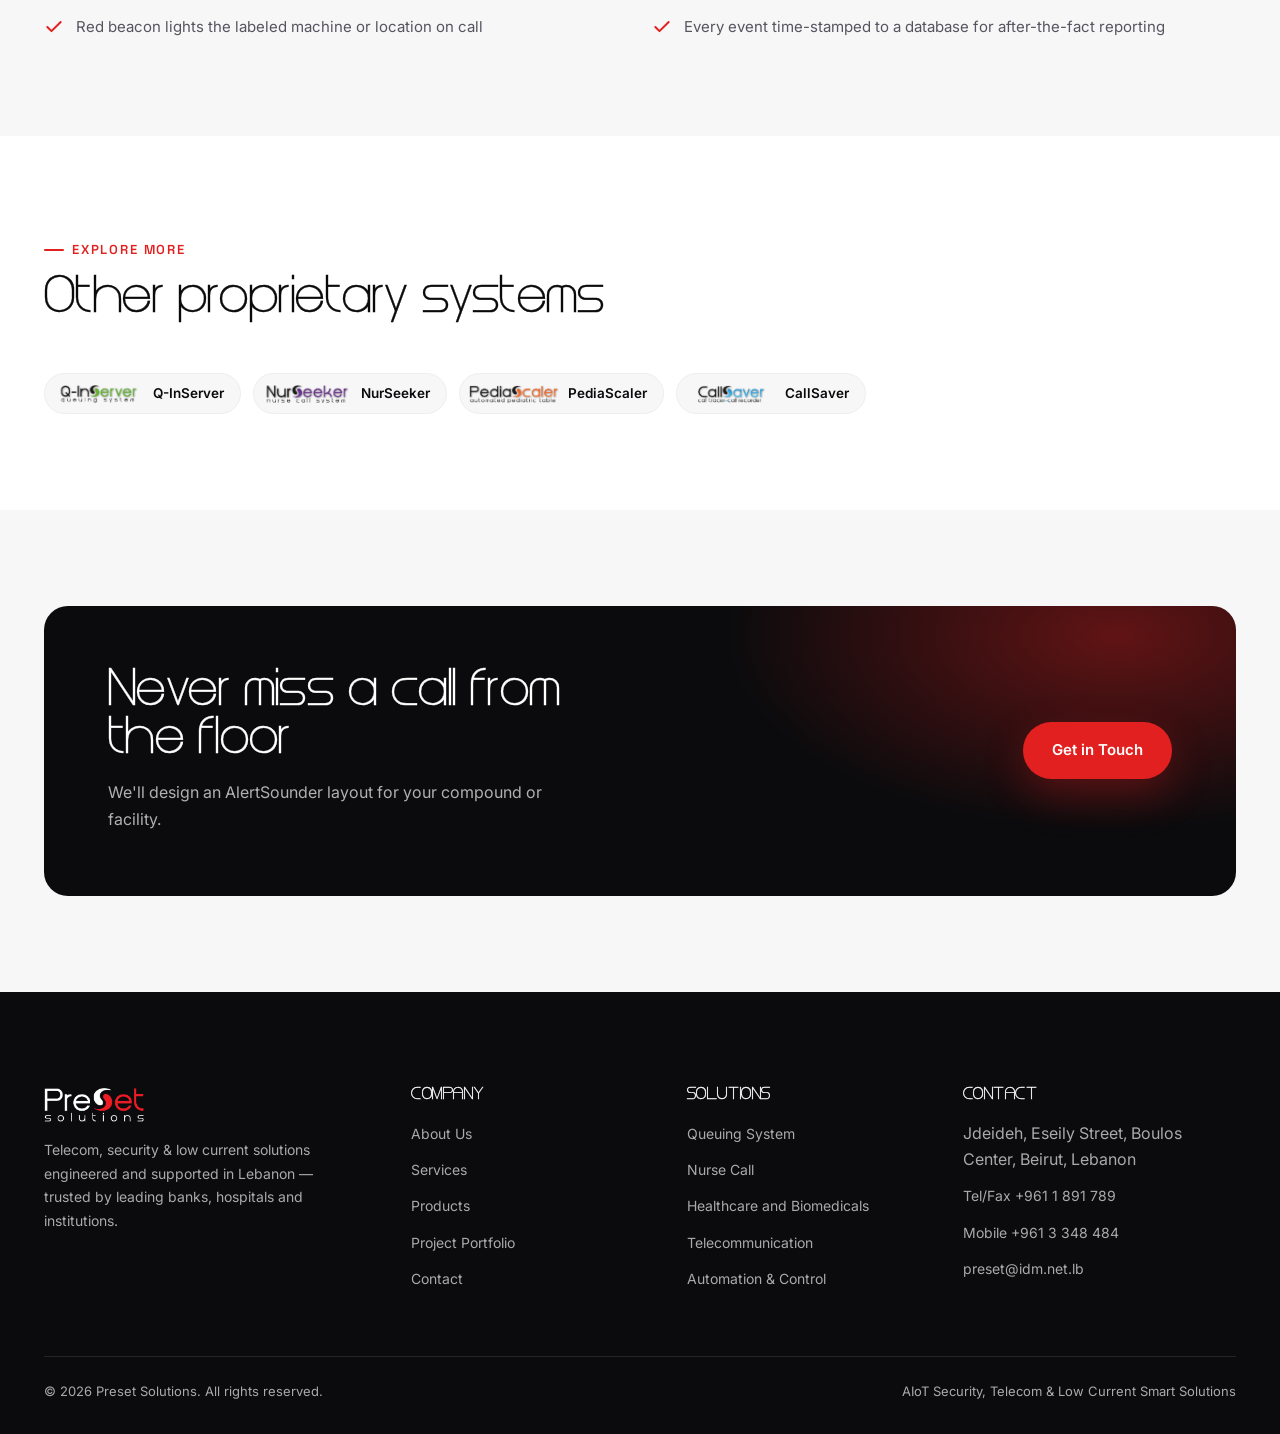
<file: product-alertsounder.html>
<!doctype html>
<html lang="en">
<head>
<meta charset="UTF-8">
<meta name="viewport" content="width=device-width, initial-scale=1">
<title>AlertSounder — Smart Alert Notification | Preset Solutions</title>
<meta name="description" content="AlertSounder is a multipurpose visual and audible alert system broadcasting real-time notifications and machine calls across large sites and facilities.">
<link rel="icon" href="assets/img/logo.png">
<link rel="stylesheet" href="css/style.css?v=20261017c">
</head>
<body class="acc-alertsounder">

<nav class="nav">
  <div class="container">
    <a href="index.html" class="nav-logo"><img src="assets/img/logo.png" alt="Preset Solutions"></a>
    <div class="nav-links">
      <a href="index.html">Home</a>
      <a href="about.html">About</a>
      <a href="services.html">Services</a>
      <a href="products.html">Products</a>
      <a href="portfolio.html">Project Portfolio</a>
      <a href="contact.html">Contact</a>
    </div>
    <div class="nav-right">
      <a href="tel:+9611891789" class="nav-phone">
        <svg viewBox="0 0 24 24" fill="none" stroke="currentColor" stroke-width="2" stroke-linecap="round" stroke-linejoin="round"><path d="M22 16.92v3a2 2 0 0 1-2.18 2 19.79 19.79 0 0 1-8.63-3.07 19.5 19.5 0 0 1-6-6 19.79 19.79 0 0 1-3.07-8.67A2 2 0 0 1 4.11 2h3a2 2 0 0 1 2 1.72c.13.96.36 1.9.7 2.81a2 2 0 0 1-.45 2.11L8.09 9.91a16 16 0 0 0 6 6l1.27-1.27a2 2 0 0 1 2.11-.45c.91.34 1.85.57 2.81.7A2 2 0 0 1 22 16.92z"/></svg>
        +961 1 891 789
      </a>
      <a href="contact.html" class="btn btn-primary btn-sm">Contact us</a>
      <button class="nav-toggle" aria-label="Open menu">
        <svg viewBox="0 0 24 24" fill="none" stroke="currentColor" stroke-width="2" stroke-linecap="round"><line x1="3" y1="6" x2="21" y2="6"/><line x1="3" y1="12" x2="21" y2="12"/><line x1="3" y1="18" x2="21" y2="18"/></svg>
      </button>
    </div>
  </div>
</nav>

<div class="mobile-panel">
  <div class="mobile-panel-top">
    <img src="assets/img/logo.png" alt="Preset Solutions">
    <button class="mobile-panel-close" aria-label="Close menu"><svg viewBox="0 0 24 24" fill="none" stroke="currentColor" stroke-width="2" stroke-linecap="round"><line x1="18" y1="6" x2="6" y2="18"/><line x1="6" y1="6" x2="18" y2="18"/></svg></button>
  </div>
  <div class="mobile-links">
    <a href="index.html">Home</a>
    <a href="about.html">About</a>
    <a href="services.html">Services</a>
    <a href="products.html">Products</a>
    <a href="portfolio.html">Project Portfolio</a>
    <a href="contact.html">Contact</a>
  </div>
  <a href="contact.html" class="btn btn-primary btn-block">Contact us</a>
</div>

<header class="product-hero">
  <div class="container">
    <div class="breadcrumb"><a href="index.html">Home</a> / <a href="products.html">Products</a> / AlertSounder</div>
    <img class="product-hero-logo" src="assets/img/sublogos/alertsounder.png" alt="AlertSounder logo">
    <h1>A multipurpose visual and audible alert system</h1>
    <p class="lede">AlertSounder broadcasts synthesized sound alerts and information across a medium or large facility — one shared infrastructure calling attention to whichever point needs it. A push button or wireless remote at each station lights a red beacon and pages the AlertSounder terminal and PA system with the machine label and elapsed call time, in a configurable priority order, all logged for later reporting.</p>
    <div class="hero-cta">
      <a href="contact.html" class="btn btn-primary">
        <svg viewBox="0 0 24 24" fill="none" stroke="currentColor" stroke-width="2" stroke-linecap="round" stroke-linejoin="round"><path d="M21 15v4a2 2 0 0 1-2 2H5a2 2 0 0 1-2-2v-4"/><polyline points="7 10 12 15 17 10"/><line x1="12" y1="15" x2="12" y2="3"/></svg>
        Request Brochure
      </a>
      <a href="contact.html" class="btn btn-ghost">Request a Demo</a>
    </div>
  </div>
</header>

<section class="section">
  <div class="container">
    <div class="split">
      <div class="split-media reveal-scale">
        <img src="assets/img/products/alertsounder.jpg" alt="AlertSounder alert display terminal">
      </div>
      <div class="reveal">
        <span class="eyebrow">Why It Works</span>
        <h2 class="mt-4">Benefits</h2>
        <ul class="feature-list mt-4">
          <li><svg viewBox="0 0 24 24" fill="none" stroke="currentColor" stroke-width="2.4" stroke-linecap="round" stroke-linejoin="round"><polyline points="20 6 9 17 4 12"/></svg> One shared alert infrastructure across the whole site, cutting costs</li>
          <li><svg viewBox="0 0 24 24" fill="none" stroke="currentColor" stroke-width="2.4" stroke-linecap="round" stroke-linejoin="round"><polyline points="20 6 9 17 4 12"/></svg> Cuts response time to calls from machines, workstations or personnel</li>
          <li><svg viewBox="0 0 24 24" fill="none" stroke="currentColor" stroke-width="2.4" stroke-linecap="round" stroke-linejoin="round"><polyline points="20 6 9 17 4 12"/></svg> Doubles as a security alert notification system</li>
          <li><svg viewBox="0 0 24 24" fill="none" stroke="currentColor" stroke-width="2.4" stroke-linecap="round" stroke-linejoin="round"><polyline points="20 6 9 17 4 12"/></svg> Configurable priority ordering surfaces the most urgent calls first</li>
        </ul>
      </div>
    </div>
  </div>
</section>

<section class="section bg-alt">
  <div class="container">
    <div class="section-head reveal">
      <span class="eyebrow">Under the Hood</span>
      <h2 class="mt-4">Features</h2>
    </div>
    <div class="grid grid-2 stagger">
      <ul class="feature-list">
        <li><svg viewBox="0 0 24 24" fill="none" stroke="currentColor" stroke-width="2.4" stroke-linecap="round" stroke-linejoin="round"><polyline points="20 6 9 17 4 12"/></svg> Resettable push-button or wireless remote trigger at each station</li>
        <li><svg viewBox="0 0 24 24" fill="none" stroke="currentColor" stroke-width="2.4" stroke-linecap="round" stroke-linejoin="round"><polyline points="20 6 9 17 4 12"/></svg> Red beacon lights the labeled machine or location on call</li>
      </ul>
      <ul class="feature-list">
        <li><svg viewBox="0 0 24 24" fill="none" stroke="currentColor" stroke-width="2.4" stroke-linecap="round" stroke-linejoin="round"><polyline points="20 6 9 17 4 12"/></svg> Public-address broadcast plus on-screen label and elapsed call time</li>
        <li><svg viewBox="0 0 24 24" fill="none" stroke="currentColor" stroke-width="2.4" stroke-linecap="round" stroke-linejoin="round"><polyline points="20 6 9 17 4 12"/></svg> Every event time-stamped to a database for after-the-fact reporting</li>
      </ul>
    </div>
  </div>
</section>

<section class="section">
  <div class="container">
    <div class="section-head reveal">
      <span class="eyebrow">Explore More</span>
      <h2 class="mt-4">Other proprietary systems</h2>
    </div>
    <div class="related-products js-related-products" data-exclude="alertsounder"></div>
  </div>
</section>

<section class="section bg-alt">
  <div class="container">
    <div class="cta-band reveal" style="background:var(--ink);">
      <div class="cta-band-inner">
        <div>
          <h2 style="color:#fff;">Never miss a call from the floor</h2>
          <p>We'll design an AlertSounder layout for your compound or facility.</p>
        </div>
        <a href="contact.html" class="btn btn-primary">Get in Touch</a>
      </div>
    </div>
  </div>
</section>

<footer class="footer">
  <div class="container">
    <div class="footer-grid">
      <div>
        <div class="footer-logo"><img src="assets/img/logo-white.png" alt="Preset Solutions"></div>
        <p>Telecom, security &amp; low current solutions engineered and supported in Lebanon — trusted by leading banks, hospitals and institutions.</p>
      </div>
      <div>
        <h4>Company</h4>
        <ul>
          <li><a href="about.html">About Us</a></li>
          <li><a href="services.html">Services</a></li>
          <li><a href="products.html">Products</a></li>
          <li><a href="portfolio.html">Project Portfolio</a></li>
          <li><a href="contact.html">Contact</a></li>
        </ul>
      </div>
      <div>
        <h4>Solutions</h4>
        <ul>
          <li><a href="product-qinserver.html">Queuing System</a></li>
          <li><a href="product-nurseeker.html">Nurse Call</a></li>
          <li><a href="product-pediascaler.html">Healthcare and Biomedicals</a></li>
          <li><a href="product-callsaver.html">Telecommunication</a></li>
          <li><a href="product-ctrlsmarter.html">Automation &amp; Control</a></li>
        </ul>
      </div>
      <div>
        <h4>Contact</h4>
        <ul>
          <li>Jdeideh, Eseily Street, Boulos Center, Beirut, Lebanon</li>
          <li><a href="tel:+9611891789">Tel/Fax +961 1 891 789</a></li>
          <li><a href="tel:+9613348484">Mobile +961 3 348 484</a></li>
          <li><a href="mailto:preset@idm.net.lb">preset@idm.net.lb</a></li>
        </ul>
      </div>
    </div>
    <div class="footer-bottom">
      <span>&copy; <span class="js-year"></span> Preset Solutions. All rights reserved.</span>
      <span>AIoT Security, Telecom &amp; Low Current Smart Solutions</span>
    </div>
  </div>
</footer>

<button class="back-to-top" aria-label="Back to top">
  <svg viewBox="0 0 24 24" fill="none" stroke="currentColor" stroke-width="2"><path d="M12 19V5M5 12l7-7 7 7"/></svg>
</button>

<script src="js/clients-data.js?v=20261017c"></script>
<script src="js/products-data.js?v=20261017c"></script>
<script src="js/main.js?v=20261017c"></script>
</body>
</html>
</file>
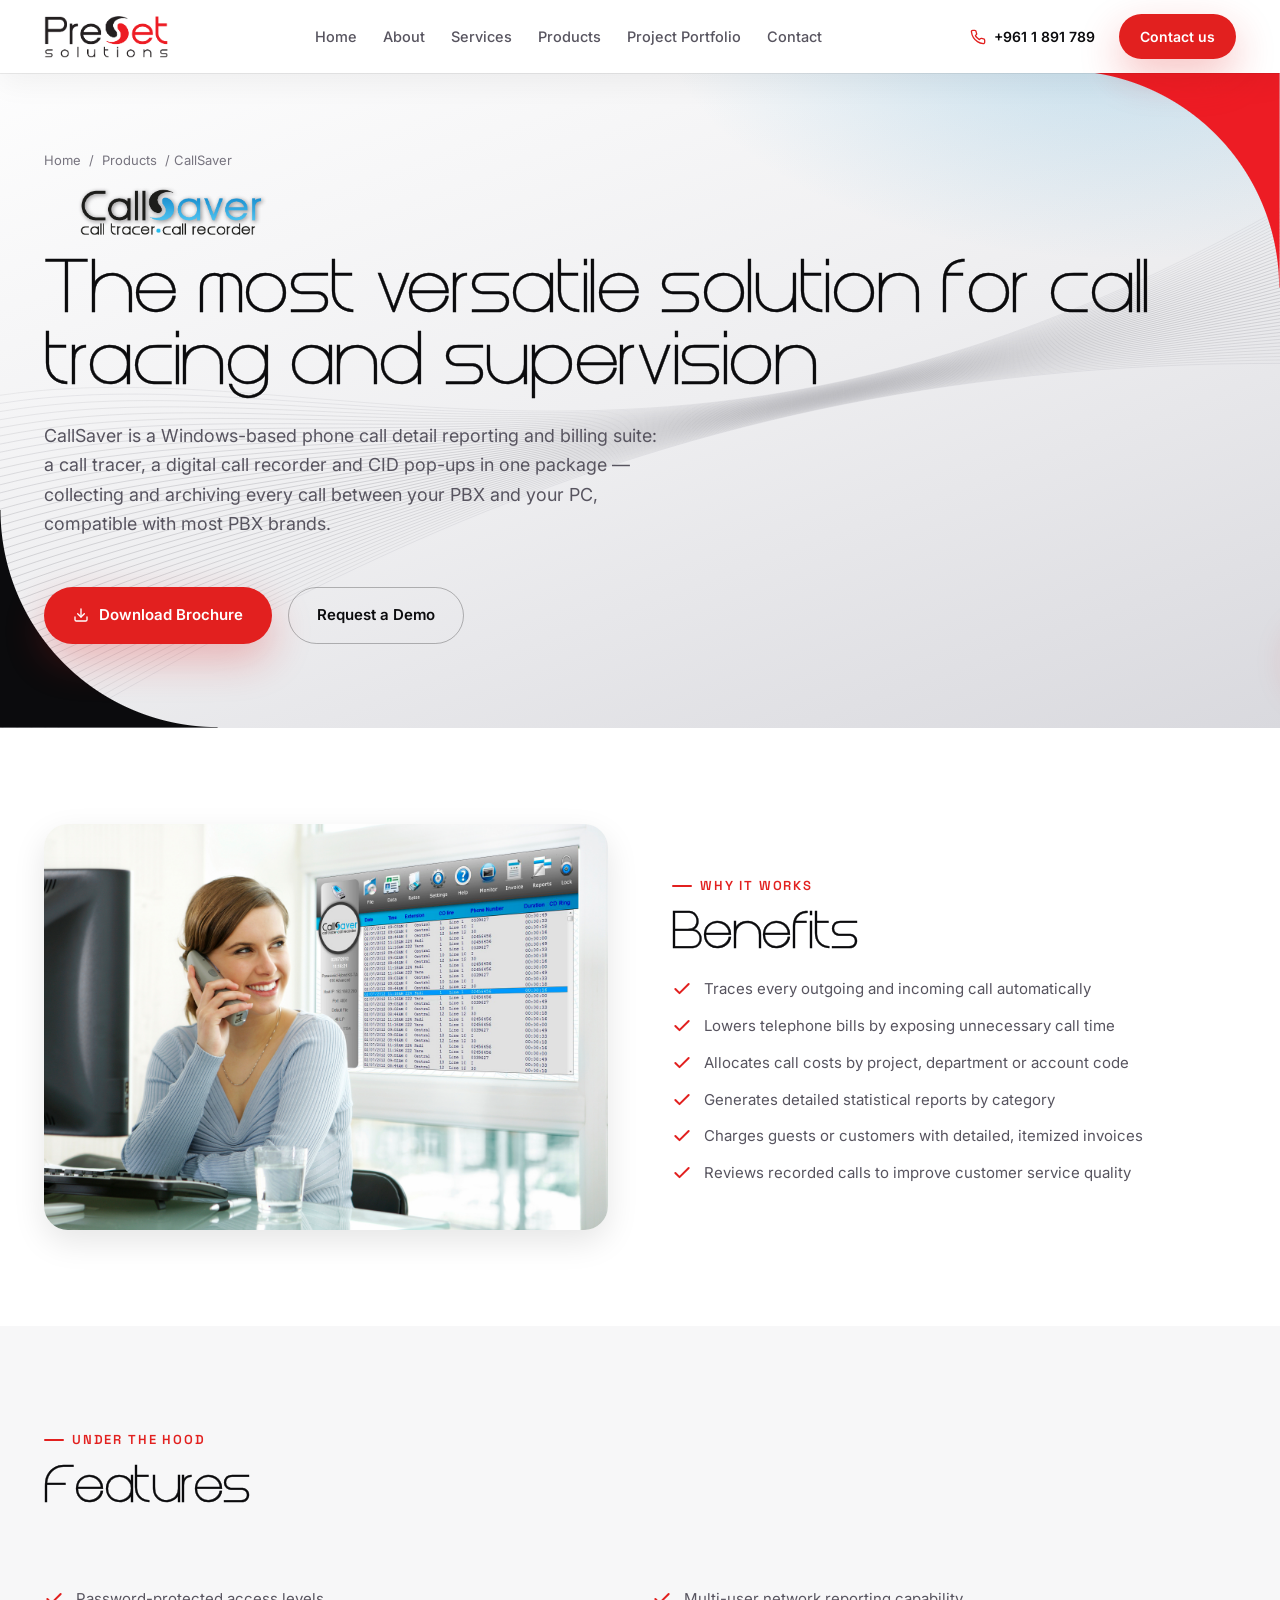
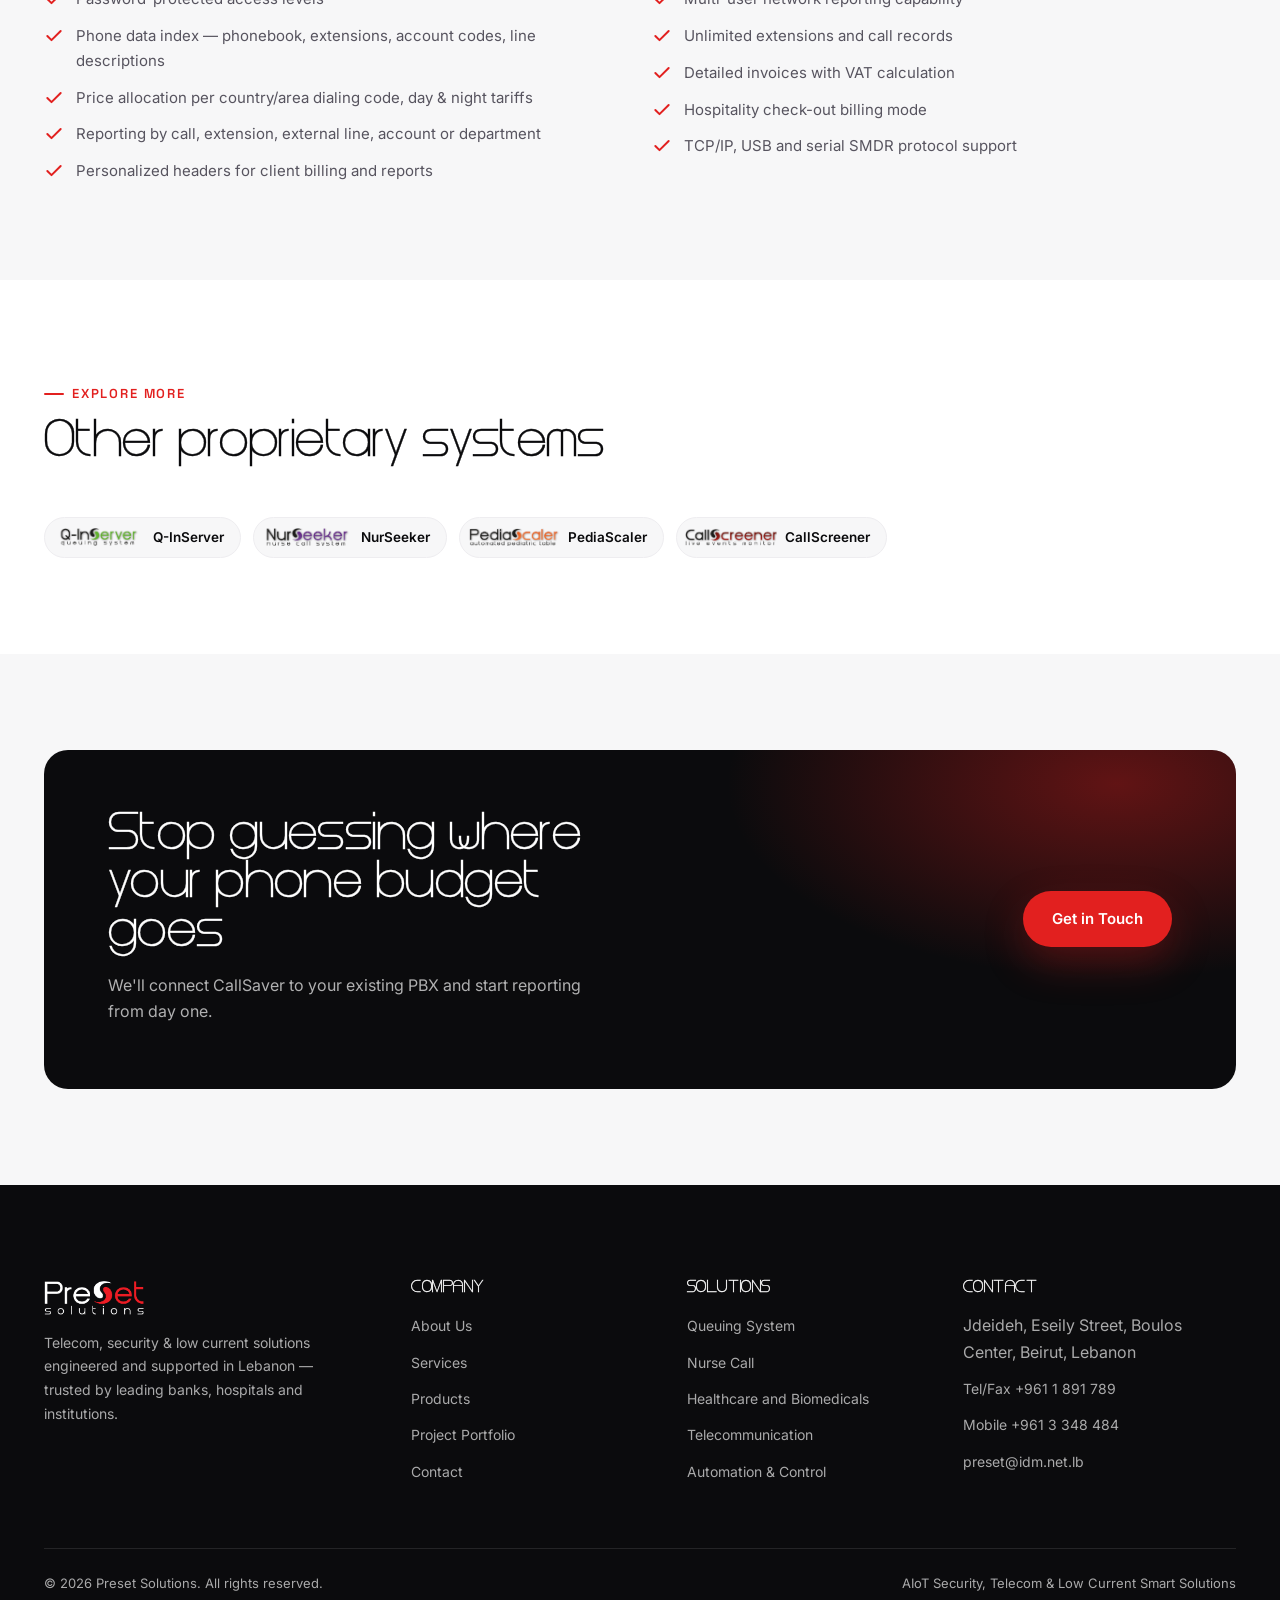
<file: product-callsaver.html>
<!doctype html>
<html lang="en">
<head>
<meta charset="UTF-8">
<meta name="viewport" content="width=device-width, initial-scale=1">
<title>CallSaver — Call Tracer &amp; Call Recorder | Preset Solutions</title>
<meta name="description" content="CallSaver is a Windows-based call detail reporting and billing system — trace, record and bill every call across any PBX.">
<link rel="icon" href="assets/img/logo.png">
<link rel="stylesheet" href="css/style.css?v=20261017c">
</head>
<body class="acc-callsaver">

<nav class="nav">
  <div class="container">
    <a href="index.html" class="nav-logo"><img src="assets/img/logo.png" alt="Preset Solutions"></a>
    <div class="nav-links">
      <a href="index.html">Home</a>
      <a href="about.html">About</a>
      <a href="services.html">Services</a>
      <a href="products.html">Products</a>
      <a href="portfolio.html">Project Portfolio</a>
      <a href="contact.html">Contact</a>
    </div>
    <div class="nav-right">
      <a href="tel:+9611891789" class="nav-phone">
        <svg viewBox="0 0 24 24" fill="none" stroke="currentColor" stroke-width="2" stroke-linecap="round" stroke-linejoin="round"><path d="M22 16.92v3a2 2 0 0 1-2.18 2 19.79 19.79 0 0 1-8.63-3.07 19.5 19.5 0 0 1-6-6 19.79 19.79 0 0 1-3.07-8.67A2 2 0 0 1 4.11 2h3a2 2 0 0 1 2 1.72c.13.96.36 1.9.7 2.81a2 2 0 0 1-.45 2.11L8.09 9.91a16 16 0 0 0 6 6l1.27-1.27a2 2 0 0 1 2.11-.45c.91.34 1.85.57 2.81.7A2 2 0 0 1 22 16.92z"/></svg>
        +961 1 891 789
      </a>
      <a href="contact.html" class="btn btn-primary btn-sm">Contact us</a>
      <button class="nav-toggle" aria-label="Open menu">
        <svg viewBox="0 0 24 24" fill="none" stroke="currentColor" stroke-width="2" stroke-linecap="round"><line x1="3" y1="6" x2="21" y2="6"/><line x1="3" y1="12" x2="21" y2="12"/><line x1="3" y1="18" x2="21" y2="18"/></svg>
      </button>
    </div>
  </div>
</nav>

<div class="mobile-panel">
  <div class="mobile-panel-top">
    <img src="assets/img/logo.png" alt="Preset Solutions">
    <button class="mobile-panel-close" aria-label="Close menu"><svg viewBox="0 0 24 24" fill="none" stroke="currentColor" stroke-width="2" stroke-linecap="round"><line x1="18" y1="6" x2="6" y2="18"/><line x1="6" y1="6" x2="18" y2="18"/></svg></button>
  </div>
  <div class="mobile-links">
    <a href="index.html">Home</a>
    <a href="about.html">About</a>
    <a href="services.html">Services</a>
    <a href="products.html">Products</a>
    <a href="portfolio.html">Project Portfolio</a>
    <a href="contact.html">Contact</a>
  </div>
  <a href="contact.html" class="btn btn-primary btn-block">Contact us</a>
</div>

<header class="product-hero">
  <div class="container">
    <div class="breadcrumb"><a href="index.html">Home</a> / <a href="products.html">Products</a> / CallSaver</div>
    <img class="product-hero-logo" src="assets/img/sublogos/callsaver.png" alt="CallSaver logo">
    <h1>The most versatile solution for call tracing and supervision</h1>
    <p class="lede">CallSaver is a Windows-based phone call detail reporting and billing suite: a call tracer, a digital call recorder and CID pop-ups in one package — collecting and archiving every call between your PBX and your PC, compatible with most PBX brands.</p>
    <div class="hero-cta">
      <a href="assets/brochures/callsaver-brochure.pdf" target="_blank" rel="noopener" class="btn btn-primary">
        <svg viewBox="0 0 24 24" fill="none" stroke="currentColor" stroke-width="2" stroke-linecap="round" stroke-linejoin="round"><path d="M21 15v4a2 2 0 0 1-2 2H5a2 2 0 0 1-2-2v-4"/><polyline points="7 10 12 15 17 10"/><line x1="12" y1="15" x2="12" y2="3"/></svg>
        Download Brochure
      </a>
      <a href="contact.html" class="btn btn-ghost">Request a Demo</a>
    </div>
  </div>
</header>

<section class="section">
  <div class="container">
    <div class="split">
      <div class="split-media reveal-scale">
        <img src="assets/img/products/callsaver.jpg" alt="CallSaver call reporting software">
      </div>
      <div class="reveal">
        <span class="eyebrow">Why It Works</span>
        <h2 class="mt-4">Benefits</h2>
        <ul class="feature-list mt-4">
          <li><svg viewBox="0 0 24 24" fill="none" stroke="currentColor" stroke-width="2.4" stroke-linecap="round" stroke-linejoin="round"><polyline points="20 6 9 17 4 12"/></svg> Traces every outgoing and incoming call automatically</li>
          <li><svg viewBox="0 0 24 24" fill="none" stroke="currentColor" stroke-width="2.4" stroke-linecap="round" stroke-linejoin="round"><polyline points="20 6 9 17 4 12"/></svg> Lowers telephone bills by exposing unnecessary call time</li>
          <li><svg viewBox="0 0 24 24" fill="none" stroke="currentColor" stroke-width="2.4" stroke-linecap="round" stroke-linejoin="round"><polyline points="20 6 9 17 4 12"/></svg> Allocates call costs by project, department or account code</li>
          <li><svg viewBox="0 0 24 24" fill="none" stroke="currentColor" stroke-width="2.4" stroke-linecap="round" stroke-linejoin="round"><polyline points="20 6 9 17 4 12"/></svg> Generates detailed statistical reports by category</li>
          <li><svg viewBox="0 0 24 24" fill="none" stroke="currentColor" stroke-width="2.4" stroke-linecap="round" stroke-linejoin="round"><polyline points="20 6 9 17 4 12"/></svg> Charges guests or customers with detailed, itemized invoices</li>
          <li><svg viewBox="0 0 24 24" fill="none" stroke="currentColor" stroke-width="2.4" stroke-linecap="round" stroke-linejoin="round"><polyline points="20 6 9 17 4 12"/></svg> Reviews recorded calls to improve customer service quality</li>
        </ul>
      </div>
    </div>
  </div>
</section>

<section class="section bg-alt">
  <div class="container">
    <div class="section-head reveal">
      <span class="eyebrow">Under the Hood</span>
      <h2 class="mt-4">Features</h2>
    </div>
    <div class="grid grid-2 stagger">
      <ul class="feature-list">
        <li><svg viewBox="0 0 24 24" fill="none" stroke="currentColor" stroke-width="2.4" stroke-linecap="round" stroke-linejoin="round"><polyline points="20 6 9 17 4 12"/></svg> Password-protected access levels</li>
        <li><svg viewBox="0 0 24 24" fill="none" stroke="currentColor" stroke-width="2.4" stroke-linecap="round" stroke-linejoin="round"><polyline points="20 6 9 17 4 12"/></svg> Phone data index — phonebook, extensions, account codes, line descriptions</li>
        <li><svg viewBox="0 0 24 24" fill="none" stroke="currentColor" stroke-width="2.4" stroke-linecap="round" stroke-linejoin="round"><polyline points="20 6 9 17 4 12"/></svg> Price allocation per country/area dialing code, day &amp; night tariffs</li>
        <li><svg viewBox="0 0 24 24" fill="none" stroke="currentColor" stroke-width="2.4" stroke-linecap="round" stroke-linejoin="round"><polyline points="20 6 9 17 4 12"/></svg> Reporting by call, extension, external line, account or department</li>
        <li><svg viewBox="0 0 24 24" fill="none" stroke="currentColor" stroke-width="2.4" stroke-linecap="round" stroke-linejoin="round"><polyline points="20 6 9 17 4 12"/></svg> Personalized headers for client billing and reports</li>
      </ul>
      <ul class="feature-list">
        <li><svg viewBox="0 0 24 24" fill="none" stroke="currentColor" stroke-width="2.4" stroke-linecap="round" stroke-linejoin="round"><polyline points="20 6 9 17 4 12"/></svg> Multi-user network reporting capability</li>
        <li><svg viewBox="0 0 24 24" fill="none" stroke="currentColor" stroke-width="2.4" stroke-linecap="round" stroke-linejoin="round"><polyline points="20 6 9 17 4 12"/></svg> Unlimited extensions and call records</li>
        <li><svg viewBox="0 0 24 24" fill="none" stroke="currentColor" stroke-width="2.4" stroke-linecap="round" stroke-linejoin="round"><polyline points="20 6 9 17 4 12"/></svg> Detailed invoices with VAT calculation</li>
        <li><svg viewBox="0 0 24 24" fill="none" stroke="currentColor" stroke-width="2.4" stroke-linecap="round" stroke-linejoin="round"><polyline points="20 6 9 17 4 12"/></svg> Hospitality check-out billing mode</li>
        <li><svg viewBox="0 0 24 24" fill="none" stroke="currentColor" stroke-width="2.4" stroke-linecap="round" stroke-linejoin="round"><polyline points="20 6 9 17 4 12"/></svg> TCP/IP, USB and serial SMDR protocol support</li>
      </ul>
    </div>
  </div>
</section>

<section class="section">
  <div class="container">
    <div class="section-head reveal">
      <span class="eyebrow">Explore More</span>
      <h2 class="mt-4">Other proprietary systems</h2>
    </div>
    <div class="related-products js-related-products" data-exclude="callsaver"></div>
  </div>
</section>

<section class="section bg-alt">
  <div class="container">
    <div class="cta-band reveal" style="background:var(--ink);">
      <div class="cta-band-inner">
        <div>
          <h2 style="color:#fff;">Stop guessing where your phone budget goes</h2>
          <p>We'll connect CallSaver to your existing PBX and start reporting from day one.</p>
        </div>
        <a href="contact.html" class="btn btn-primary">Get in Touch</a>
      </div>
    </div>
  </div>
</section>

<footer class="footer">
  <div class="container">
    <div class="footer-grid">
      <div>
        <div class="footer-logo"><img src="assets/img/logo-white.png" alt="Preset Solutions"></div>
        <p>Telecom, security &amp; low current solutions engineered and supported in Lebanon — trusted by leading banks, hospitals and institutions.</p>
      </div>
      <div>
        <h4>Company</h4>
        <ul>
          <li><a href="about.html">About Us</a></li>
          <li><a href="services.html">Services</a></li>
          <li><a href="products.html">Products</a></li>
          <li><a href="portfolio.html">Project Portfolio</a></li>
          <li><a href="contact.html">Contact</a></li>
        </ul>
      </div>
      <div>
        <h4>Solutions</h4>
        <ul>
          <li><a href="product-qinserver.html">Queuing System</a></li>
          <li><a href="product-nurseeker.html">Nurse Call</a></li>
          <li><a href="product-pediascaler.html">Healthcare and Biomedicals</a></li>
          <li><a href="product-callsaver.html">Telecommunication</a></li>
          <li><a href="product-ctrlsmarter.html">Automation &amp; Control</a></li>
        </ul>
      </div>
      <div>
        <h4>Contact</h4>
        <ul>
          <li>Jdeideh, Eseily Street, Boulos Center, Beirut, Lebanon</li>
          <li><a href="tel:+9611891789">Tel/Fax +961 1 891 789</a></li>
          <li><a href="tel:+9613348484">Mobile +961 3 348 484</a></li>
          <li><a href="mailto:preset@idm.net.lb">preset@idm.net.lb</a></li>
        </ul>
      </div>
    </div>
    <div class="footer-bottom">
      <span>&copy; <span class="js-year"></span> Preset Solutions. All rights reserved.</span>
      <span>AIoT Security, Telecom &amp; Low Current Smart Solutions</span>
    </div>
  </div>
</footer>

<button class="back-to-top" aria-label="Back to top">
  <svg viewBox="0 0 24 24" fill="none" stroke="currentColor" stroke-width="2"><path d="M12 19V5M5 12l7-7 7 7"/></svg>
</button>

<script src="js/clients-data.js?v=20261017c"></script>
<script src="js/products-data.js?v=20261017c"></script>
<script src="js/main.js?v=20261017c"></script>
</body>
</html>
</file>
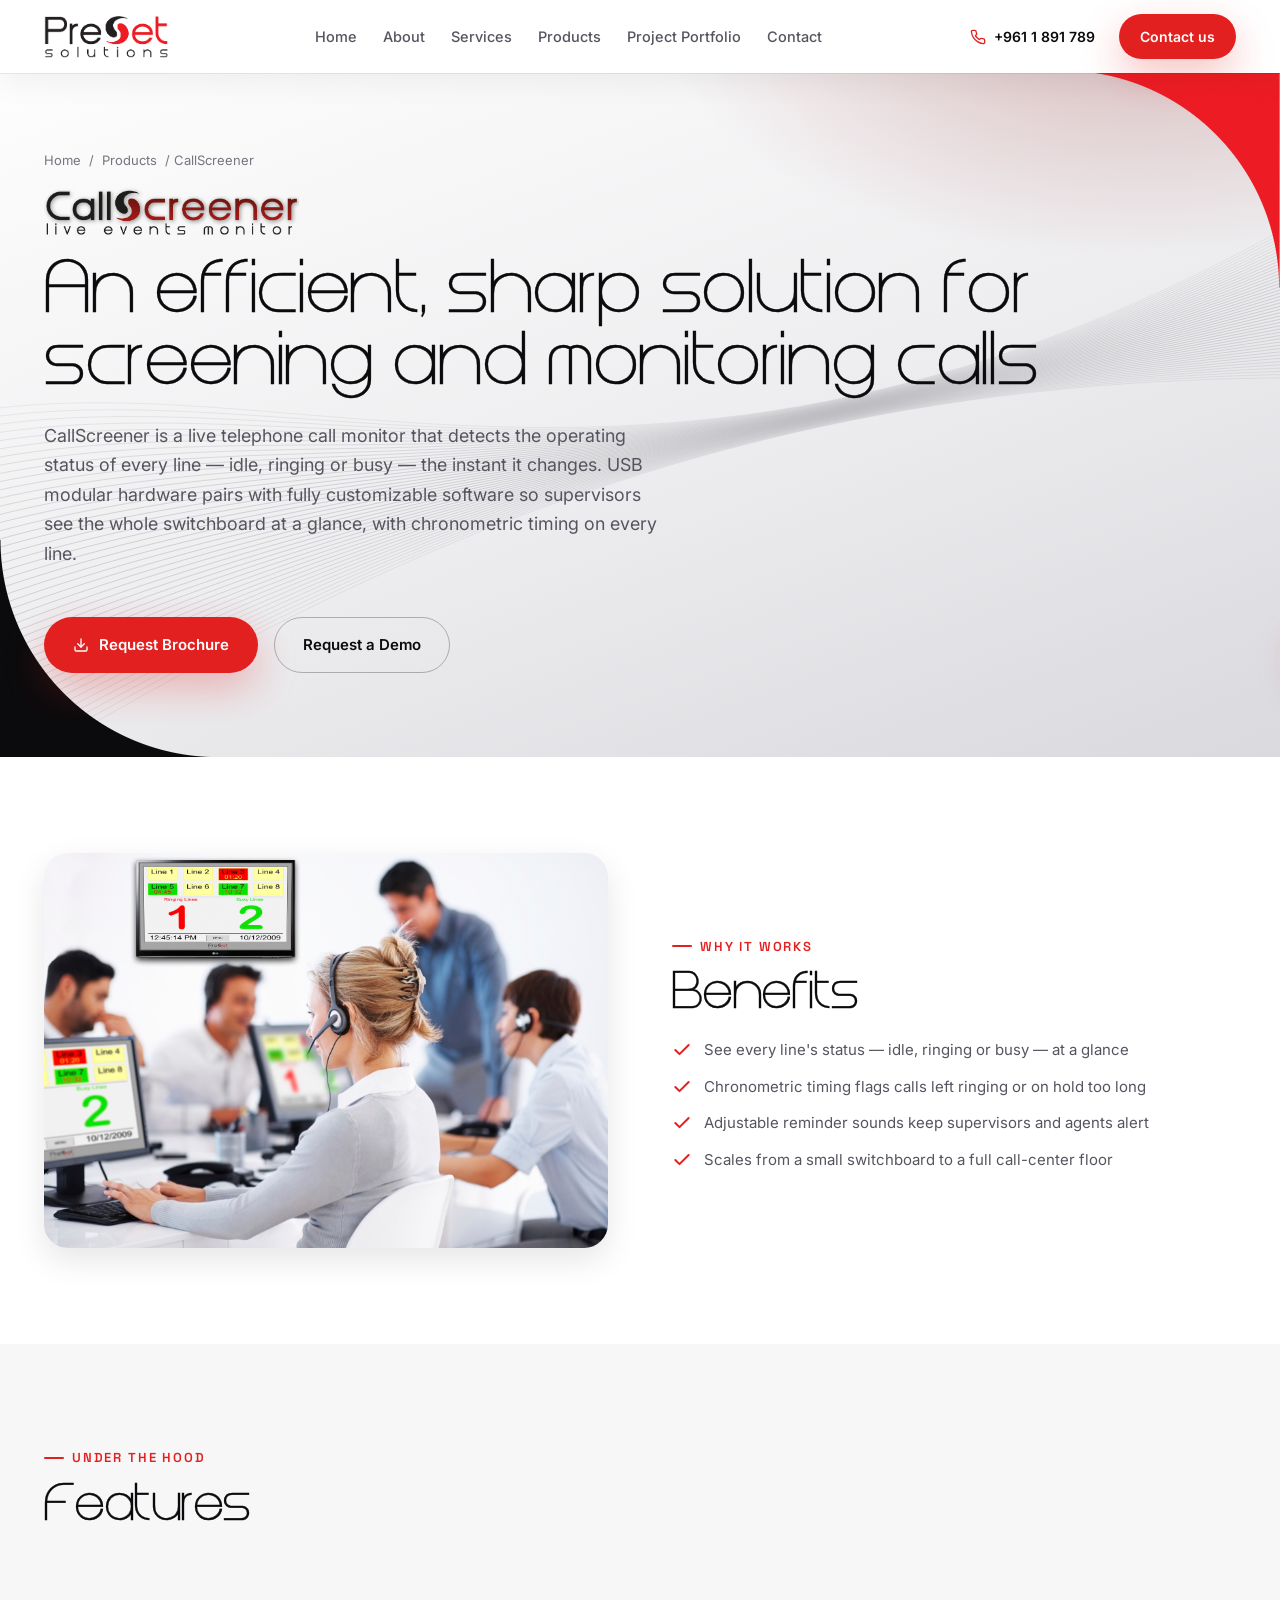
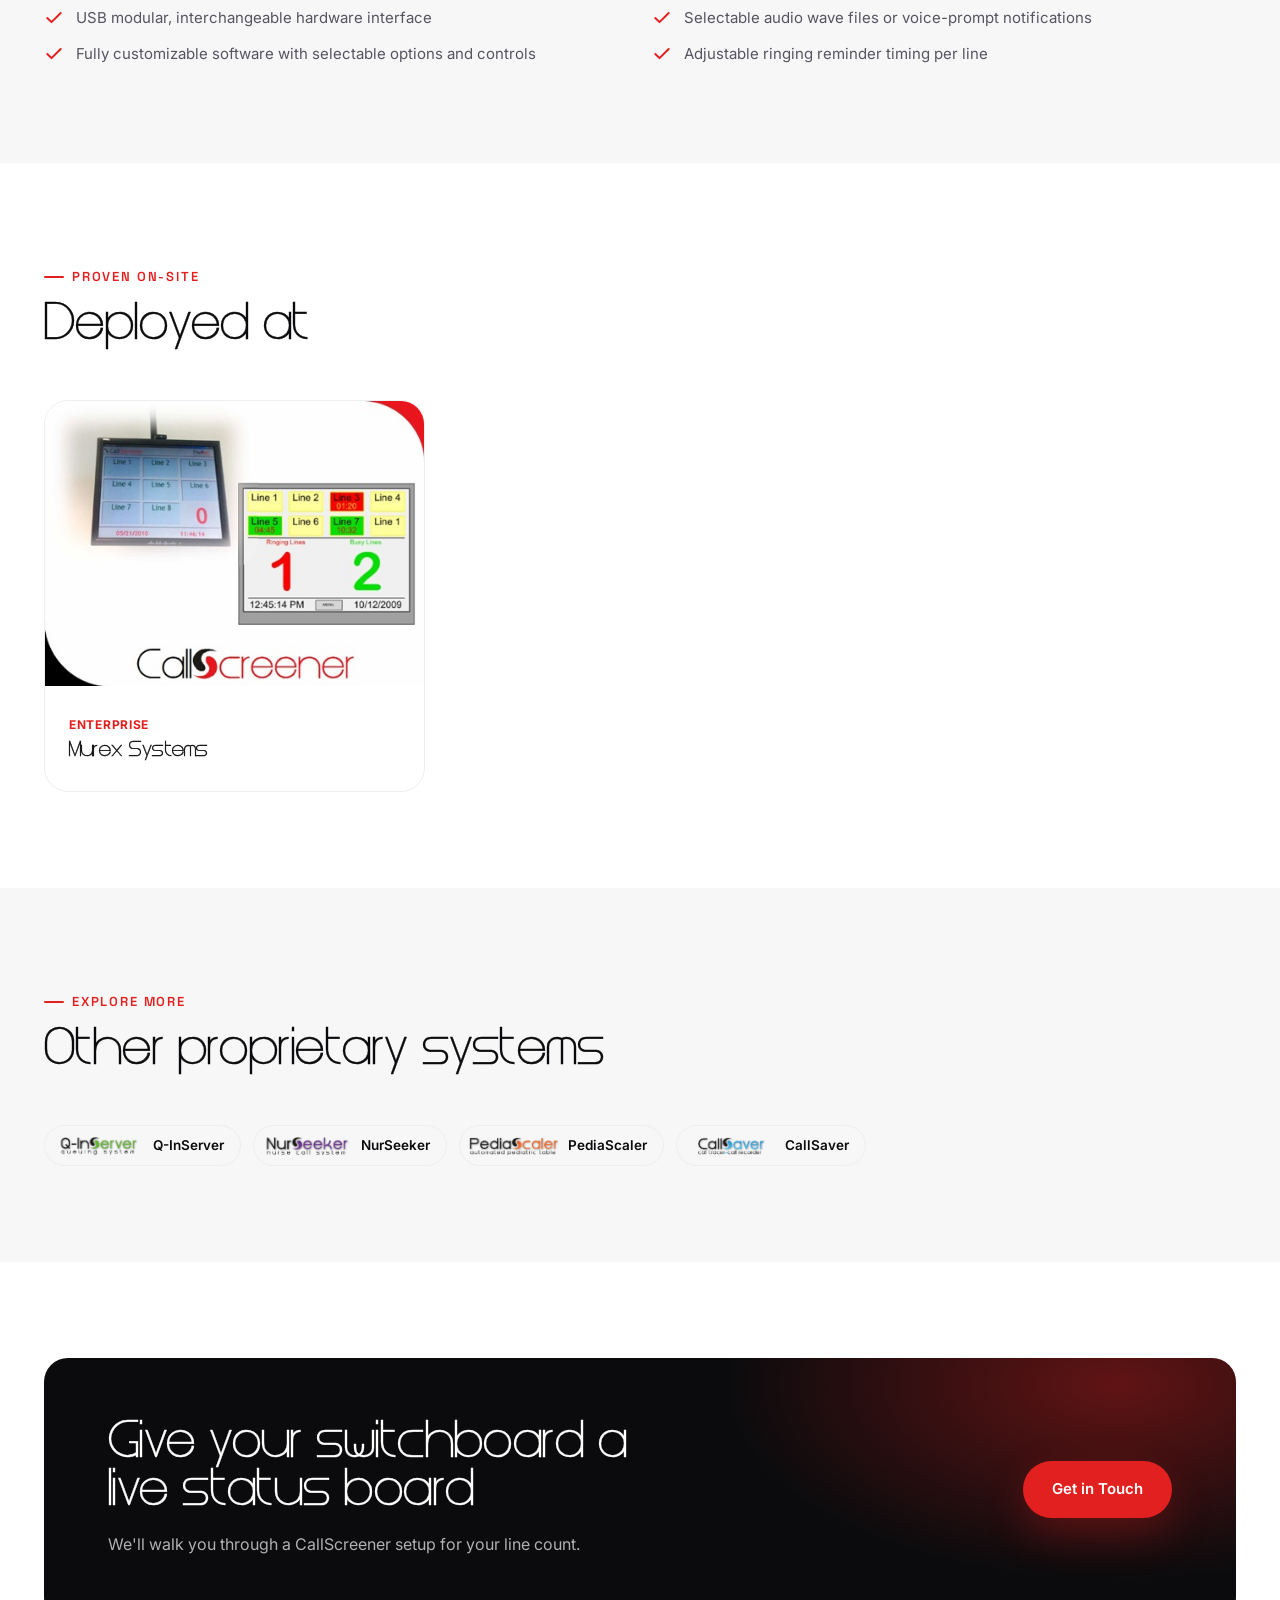
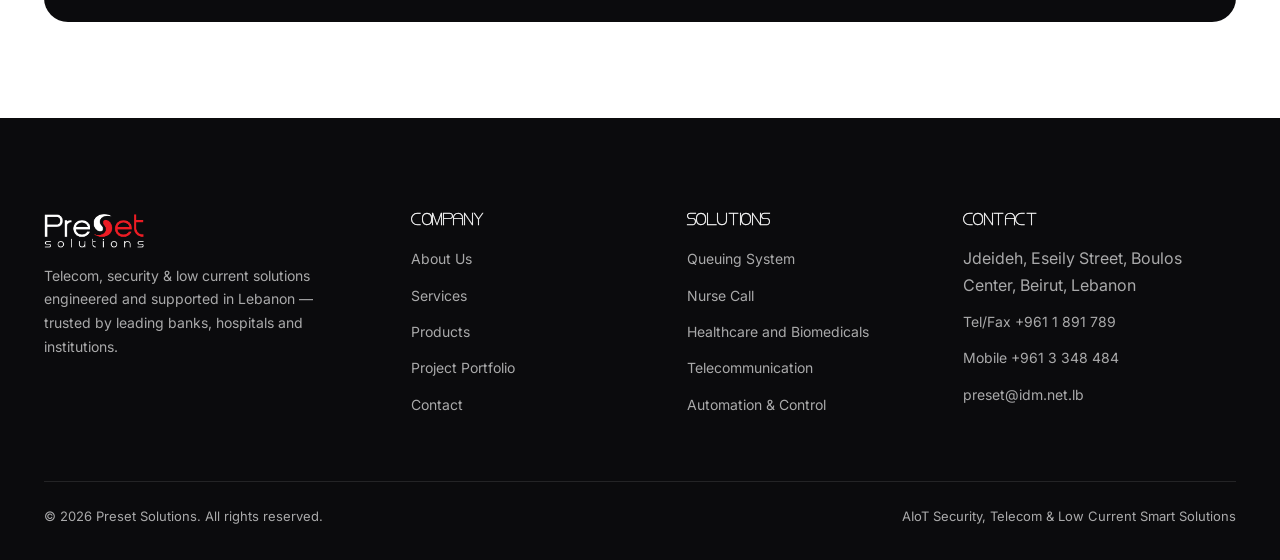
<file: product-callscreener.html>
<!doctype html>
<html lang="en">
<head>
<meta charset="UTF-8">
<meta name="viewport" content="width=device-width, initial-scale=1">
<title>CallScreener — Live Events Monitor | Preset Solutions</title>
<meta name="description" content="CallScreener is a live telephone call monitor that shows idle, ringing and busy lines in real time for call centers and busy switchboards.">
<link rel="icon" href="assets/img/logo.png">
<link rel="stylesheet" href="css/style.css?v=20261017c">
</head>
<body class="acc-callscreener">

<nav class="nav">
  <div class="container">
    <a href="index.html" class="nav-logo"><img src="assets/img/logo.png" alt="Preset Solutions"></a>
    <div class="nav-links">
      <a href="index.html">Home</a>
      <a href="about.html">About</a>
      <a href="services.html">Services</a>
      <a href="products.html">Products</a>
      <a href="portfolio.html">Project Portfolio</a>
      <a href="contact.html">Contact</a>
    </div>
    <div class="nav-right">
      <a href="tel:+9611891789" class="nav-phone">
        <svg viewBox="0 0 24 24" fill="none" stroke="currentColor" stroke-width="2" stroke-linecap="round" stroke-linejoin="round"><path d="M22 16.92v3a2 2 0 0 1-2.18 2 19.79 19.79 0 0 1-8.63-3.07 19.5 19.5 0 0 1-6-6 19.79 19.79 0 0 1-3.07-8.67A2 2 0 0 1 4.11 2h3a2 2 0 0 1 2 1.72c.13.96.36 1.9.7 2.81a2 2 0 0 1-.45 2.11L8.09 9.91a16 16 0 0 0 6 6l1.27-1.27a2 2 0 0 1 2.11-.45c.91.34 1.85.57 2.81.7A2 2 0 0 1 22 16.92z"/></svg>
        +961 1 891 789
      </a>
      <a href="contact.html" class="btn btn-primary btn-sm">Contact us</a>
      <button class="nav-toggle" aria-label="Open menu">
        <svg viewBox="0 0 24 24" fill="none" stroke="currentColor" stroke-width="2" stroke-linecap="round"><line x1="3" y1="6" x2="21" y2="6"/><line x1="3" y1="12" x2="21" y2="12"/><line x1="3" y1="18" x2="21" y2="18"/></svg>
      </button>
    </div>
  </div>
</nav>

<div class="mobile-panel">
  <div class="mobile-panel-top">
    <img src="assets/img/logo.png" alt="Preset Solutions">
    <button class="mobile-panel-close" aria-label="Close menu"><svg viewBox="0 0 24 24" fill="none" stroke="currentColor" stroke-width="2" stroke-linecap="round"><line x1="18" y1="6" x2="6" y2="18"/><line x1="6" y1="6" x2="18" y2="18"/></svg></button>
  </div>
  <div class="mobile-links">
    <a href="index.html">Home</a>
    <a href="about.html">About</a>
    <a href="services.html">Services</a>
    <a href="products.html">Products</a>
    <a href="portfolio.html">Project Portfolio</a>
    <a href="contact.html">Contact</a>
  </div>
  <a href="contact.html" class="btn btn-primary btn-block">Contact us</a>
</div>

<header class="product-hero">
  <div class="container">
    <div class="breadcrumb"><a href="index.html">Home</a> / <a href="products.html">Products</a> / CallScreener</div>
    <img class="product-hero-logo" src="assets/img/sublogos/callscreener.png" alt="CallScreener logo">
    <h1>An efficient, sharp solution for screening and monitoring calls</h1>
    <p class="lede">CallScreener is a live telephone call monitor that detects the operating status of every line — idle, ringing or busy — the instant it changes. USB modular hardware pairs with fully customizable software so supervisors see the whole switchboard at a glance, with chronometric timing on every line.</p>
    <div class="hero-cta">
      <a href="contact.html" class="btn btn-primary">
        <svg viewBox="0 0 24 24" fill="none" stroke="currentColor" stroke-width="2" stroke-linecap="round" stroke-linejoin="round"><path d="M21 15v4a2 2 0 0 1-2 2H5a2 2 0 0 1-2-2v-4"/><polyline points="7 10 12 15 17 10"/><line x1="12" y1="15" x2="12" y2="3"/></svg>
        Request Brochure
      </a>
      <a href="contact.html" class="btn btn-ghost">Request a Demo</a>
    </div>
  </div>
</header>

<section class="section">
  <div class="container">
    <div class="split">
      <div class="split-media reveal-scale">
        <img src="assets/img/products/callscreener.jpg" alt="CallScreener live line monitor">
      </div>
      <div class="reveal">
        <span class="eyebrow">Why It Works</span>
        <h2 class="mt-4">Benefits</h2>
        <ul class="feature-list mt-4">
          <li><svg viewBox="0 0 24 24" fill="none" stroke="currentColor" stroke-width="2.4" stroke-linecap="round" stroke-linejoin="round"><polyline points="20 6 9 17 4 12"/></svg> See every line's status — idle, ringing or busy — at a glance</li>
          <li><svg viewBox="0 0 24 24" fill="none" stroke="currentColor" stroke-width="2.4" stroke-linecap="round" stroke-linejoin="round"><polyline points="20 6 9 17 4 12"/></svg> Chronometric timing flags calls left ringing or on hold too long</li>
          <li><svg viewBox="0 0 24 24" fill="none" stroke="currentColor" stroke-width="2.4" stroke-linecap="round" stroke-linejoin="round"><polyline points="20 6 9 17 4 12"/></svg> Adjustable reminder sounds keep supervisors and agents alert</li>
          <li><svg viewBox="0 0 24 24" fill="none" stroke="currentColor" stroke-width="2.4" stroke-linecap="round" stroke-linejoin="round"><polyline points="20 6 9 17 4 12"/></svg> Scales from a small switchboard to a full call-center floor</li>
        </ul>
      </div>
    </div>
  </div>
</section>

<section class="section bg-alt">
  <div class="container">
    <div class="section-head reveal">
      <span class="eyebrow">Under the Hood</span>
      <h2 class="mt-4">Features</h2>
    </div>
    <div class="grid grid-2 stagger">
      <ul class="feature-list">
        <li><svg viewBox="0 0 24 24" fill="none" stroke="currentColor" stroke-width="2.4" stroke-linecap="round" stroke-linejoin="round"><polyline points="20 6 9 17 4 12"/></svg> USB modular, interchangeable hardware interface</li>
        <li><svg viewBox="0 0 24 24" fill="none" stroke="currentColor" stroke-width="2.4" stroke-linecap="round" stroke-linejoin="round"><polyline points="20 6 9 17 4 12"/></svg> Fully customizable software with selectable options and controls</li>
      </ul>
      <ul class="feature-list">
        <li><svg viewBox="0 0 24 24" fill="none" stroke="currentColor" stroke-width="2.4" stroke-linecap="round" stroke-linejoin="round"><polyline points="20 6 9 17 4 12"/></svg> Selectable audio wave files or voice-prompt notifications</li>
        <li><svg viewBox="0 0 24 24" fill="none" stroke="currentColor" stroke-width="2.4" stroke-linecap="round" stroke-linejoin="round"><polyline points="20 6 9 17 4 12"/></svg> Adjustable ringing reminder timing per line</li>
      </ul>
    </div>
  </div>
</section>

<section class="section">
  <div class="container">
    <div class="section-head reveal">
      <span class="eyebrow">Proven On-Site</span>
      <h2 class="mt-4">Deployed at</h2>
    </div>
    <div class="grid grid-3 stagger">
      <a class="case-card reveal" href="portfolio.html">
        <div class="case-media"><img src="assets/img/portfolio/murex-callscreener.jpg" alt="CallScreener at Murex Systems"></div>
        <div class="case-body"><span class="tag">Enterprise</span><h3>Murex Systems</h3></div>
      </a>
    </div>
  </div>
</section>

<section class="section bg-alt">
  <div class="container">
    <div class="section-head reveal">
      <span class="eyebrow">Explore More</span>
      <h2 class="mt-4">Other proprietary systems</h2>
    </div>
    <div class="related-products js-related-products" data-exclude="callscreener"></div>
  </div>
</section>

<section class="section">
  <div class="container">
    <div class="cta-band reveal">
      <div class="cta-band-inner">
        <div>
          <h2 style="color:#fff;">Give your switchboard a live status board</h2>
          <p>We'll walk you through a CallScreener setup for your line count.</p>
        </div>
        <a href="contact.html" class="btn btn-primary">Get in Touch</a>
      </div>
    </div>
  </div>
</section>

<footer class="footer">
  <div class="container">
    <div class="footer-grid">
      <div>
        <div class="footer-logo"><img src="assets/img/logo-white.png" alt="Preset Solutions"></div>
        <p>Telecom, security &amp; low current solutions engineered and supported in Lebanon — trusted by leading banks, hospitals and institutions.</p>
      </div>
      <div>
        <h4>Company</h4>
        <ul>
          <li><a href="about.html">About Us</a></li>
          <li><a href="services.html">Services</a></li>
          <li><a href="products.html">Products</a></li>
          <li><a href="portfolio.html">Project Portfolio</a></li>
          <li><a href="contact.html">Contact</a></li>
        </ul>
      </div>
      <div>
        <h4>Solutions</h4>
        <ul>
          <li><a href="product-qinserver.html">Queuing System</a></li>
          <li><a href="product-nurseeker.html">Nurse Call</a></li>
          <li><a href="product-pediascaler.html">Healthcare and Biomedicals</a></li>
          <li><a href="product-callsaver.html">Telecommunication</a></li>
          <li><a href="product-ctrlsmarter.html">Automation &amp; Control</a></li>
        </ul>
      </div>
      <div>
        <h4>Contact</h4>
        <ul>
          <li>Jdeideh, Eseily Street, Boulos Center, Beirut, Lebanon</li>
          <li><a href="tel:+9611891789">Tel/Fax +961 1 891 789</a></li>
          <li><a href="tel:+9613348484">Mobile +961 3 348 484</a></li>
          <li><a href="mailto:preset@idm.net.lb">preset@idm.net.lb</a></li>
        </ul>
      </div>
    </div>
    <div class="footer-bottom">
      <span>&copy; <span class="js-year"></span> Preset Solutions. All rights reserved.</span>
      <span>AIoT Security, Telecom &amp; Low Current Smart Solutions</span>
    </div>
  </div>
</footer>

<button class="back-to-top" aria-label="Back to top">
  <svg viewBox="0 0 24 24" fill="none" stroke="currentColor" stroke-width="2"><path d="M12 19V5M5 12l7-7 7 7"/></svg>
</button>

<script src="js/clients-data.js?v=20261017c"></script>
<script src="js/products-data.js?v=20261017c"></script>
<script src="js/main.js?v=20261017c"></script>
</body>
</html>
</file>
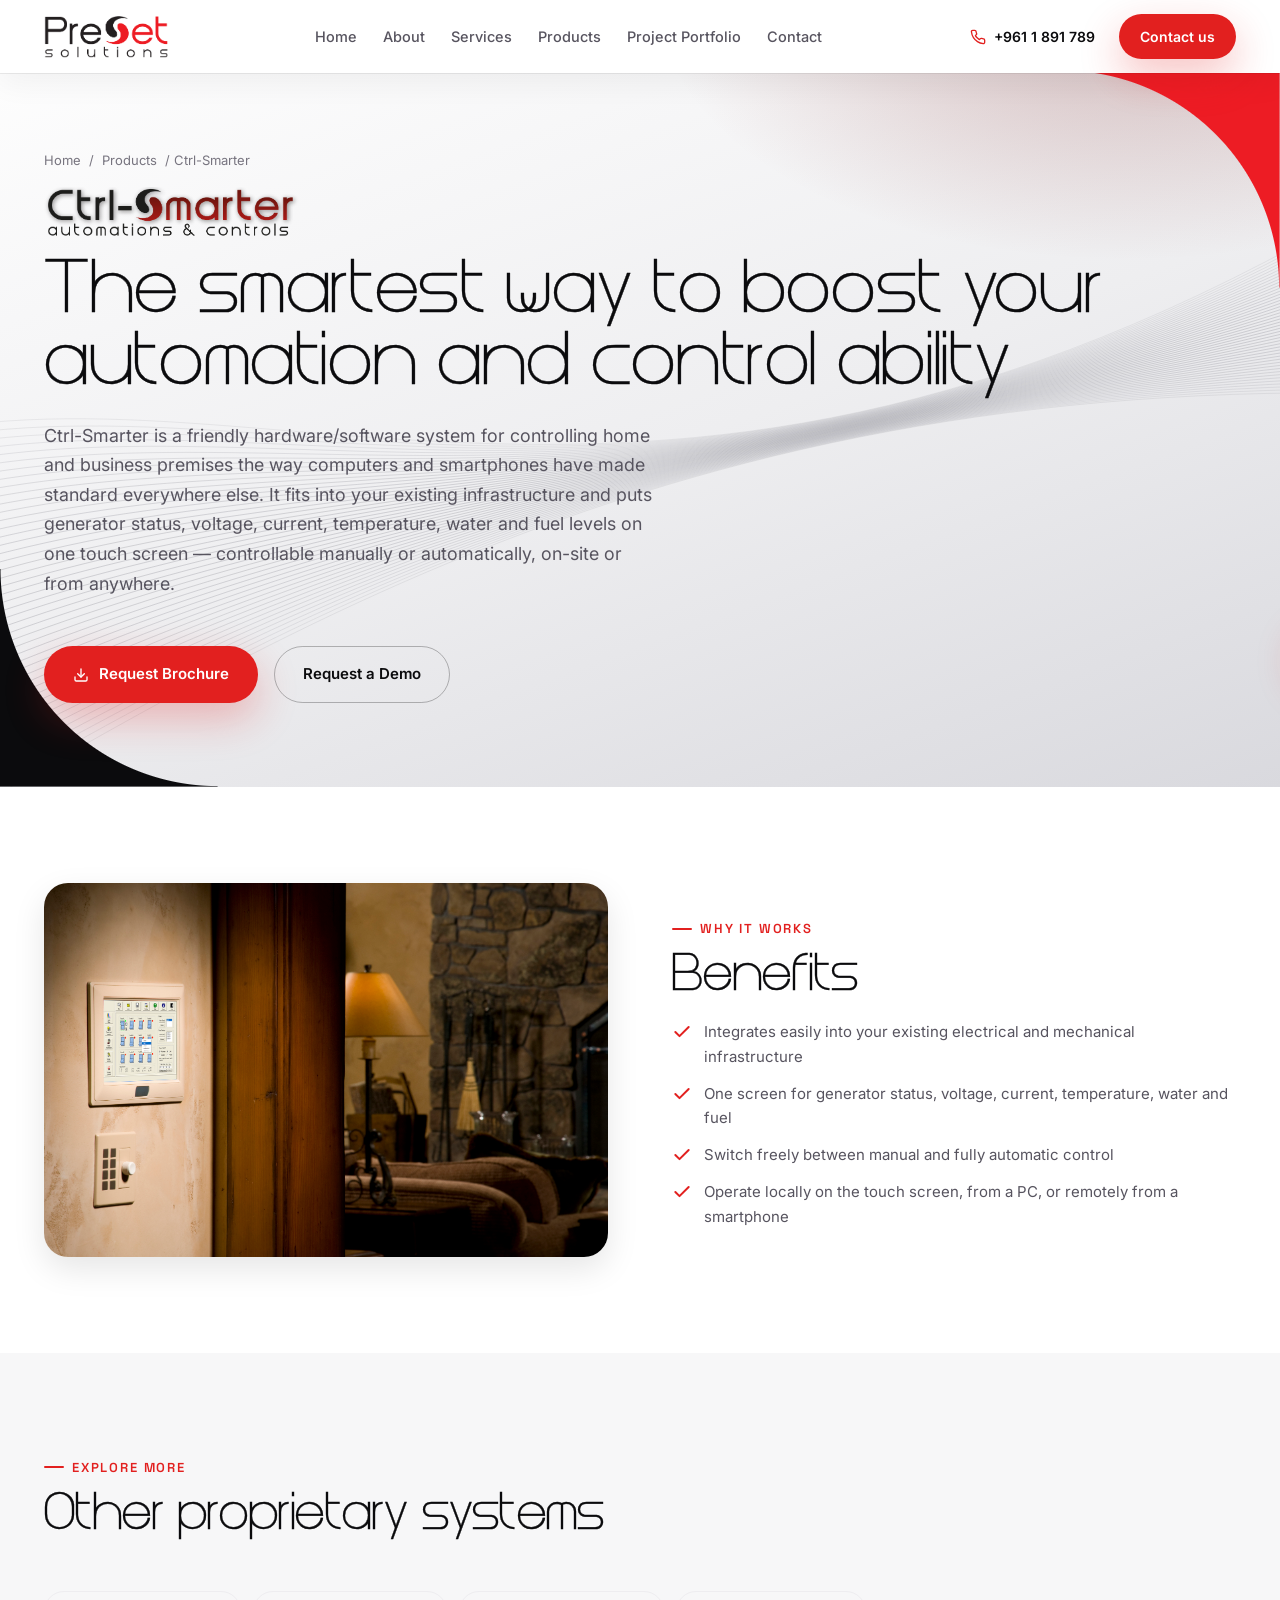
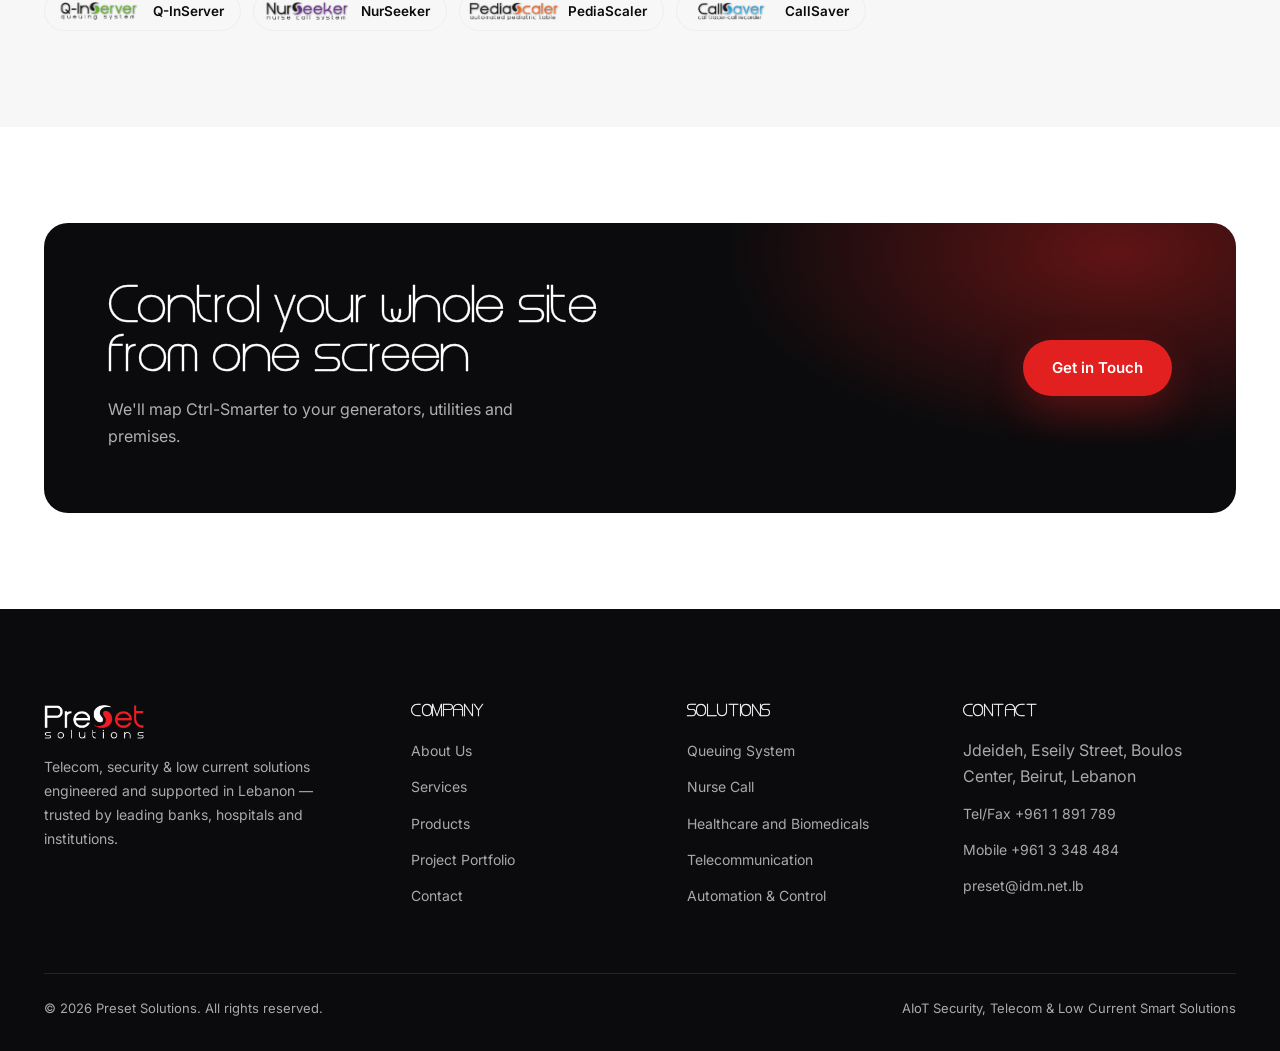
<file: product-ctrlsmarter.html>
<!doctype html>
<html lang="en">
<head>
<meta charset="UTF-8">
<meta name="viewport" content="width=device-width, initial-scale=1">
<title>Ctrl-Smarter — Automation &amp; Control | Preset Solutions</title>
<meta name="description" content="Ctrl-Smarter is a touch-screen automation and control system for premises, generators and utilities — operable locally, by PC, or remotely from a smartphone.">
<link rel="icon" href="assets/img/logo.png">
<link rel="stylesheet" href="css/style.css?v=20261017c">
</head>
<body class="acc-ctrlsmarter">

<nav class="nav">
  <div class="container">
    <a href="index.html" class="nav-logo"><img src="assets/img/logo.png" alt="Preset Solutions"></a>
    <div class="nav-links">
      <a href="index.html">Home</a>
      <a href="about.html">About</a>
      <a href="services.html">Services</a>
      <a href="products.html">Products</a>
      <a href="portfolio.html">Project Portfolio</a>
      <a href="contact.html">Contact</a>
    </div>
    <div class="nav-right">
      <a href="tel:+9611891789" class="nav-phone">
        <svg viewBox="0 0 24 24" fill="none" stroke="currentColor" stroke-width="2" stroke-linecap="round" stroke-linejoin="round"><path d="M22 16.92v3a2 2 0 0 1-2.18 2 19.79 19.79 0 0 1-8.63-3.07 19.5 19.5 0 0 1-6-6 19.79 19.79 0 0 1-3.07-8.67A2 2 0 0 1 4.11 2h3a2 2 0 0 1 2 1.72c.13.96.36 1.9.7 2.81a2 2 0 0 1-.45 2.11L8.09 9.91a16 16 0 0 0 6 6l1.27-1.27a2 2 0 0 1 2.11-.45c.91.34 1.85.57 2.81.7A2 2 0 0 1 22 16.92z"/></svg>
        +961 1 891 789
      </a>
      <a href="contact.html" class="btn btn-primary btn-sm">Contact us</a>
      <button class="nav-toggle" aria-label="Open menu">
        <svg viewBox="0 0 24 24" fill="none" stroke="currentColor" stroke-width="2" stroke-linecap="round"><line x1="3" y1="6" x2="21" y2="6"/><line x1="3" y1="12" x2="21" y2="12"/><line x1="3" y1="18" x2="21" y2="18"/></svg>
      </button>
    </div>
  </div>
</nav>

<div class="mobile-panel">
  <div class="mobile-panel-top">
    <img src="assets/img/logo.png" alt="Preset Solutions">
    <button class="mobile-panel-close" aria-label="Close menu"><svg viewBox="0 0 24 24" fill="none" stroke="currentColor" stroke-width="2" stroke-linecap="round"><line x1="18" y1="6" x2="6" y2="18"/><line x1="6" y1="6" x2="18" y2="18"/></svg></button>
  </div>
  <div class="mobile-links">
    <a href="index.html">Home</a>
    <a href="about.html">About</a>
    <a href="services.html">Services</a>
    <a href="products.html">Products</a>
    <a href="portfolio.html">Project Portfolio</a>
    <a href="contact.html">Contact</a>
  </div>
  <a href="contact.html" class="btn btn-primary btn-block">Contact us</a>
</div>

<header class="product-hero">
  <div class="container">
    <div class="breadcrumb"><a href="index.html">Home</a> / <a href="products.html">Products</a> / Ctrl-Smarter</div>
    <img class="product-hero-logo" src="assets/img/sublogos/ctrlsmarter.png" alt="Ctrl-Smarter logo">
    <h1>The smartest way to boost your automation and control ability</h1>
    <p class="lede">Ctrl-Smarter is a friendly hardware/software system for controlling home and business premises the way computers and smartphones have made standard everywhere else. It fits into your existing infrastructure and puts generator status, voltage, current, temperature, water and fuel levels on one touch screen — controllable manually or automatically, on-site or from anywhere.</p>
    <div class="hero-cta">
      <a href="contact.html" class="btn btn-primary">
        <svg viewBox="0 0 24 24" fill="none" stroke="currentColor" stroke-width="2" stroke-linecap="round" stroke-linejoin="round"><path d="M21 15v4a2 2 0 0 1-2 2H5a2 2 0 0 1-2-2v-4"/><polyline points="7 10 12 15 17 10"/><line x1="12" y1="15" x2="12" y2="3"/></svg>
        Request Brochure
      </a>
      <a href="contact.html" class="btn btn-ghost">Request a Demo</a>
    </div>
  </div>
</header>

<section class="section">
  <div class="container">
    <div class="split">
      <div class="split-media reveal-scale">
        <img src="assets/img/products/ctrlsmarter.jpg" alt="Ctrl-Smarter automation touch screen">
      </div>
      <div class="reveal">
        <span class="eyebrow">Why It Works</span>
        <h2 class="mt-4">Benefits</h2>
        <ul class="feature-list mt-4">
          <li><svg viewBox="0 0 24 24" fill="none" stroke="currentColor" stroke-width="2.4" stroke-linecap="round" stroke-linejoin="round"><polyline points="20 6 9 17 4 12"/></svg> Integrates easily into your existing electrical and mechanical infrastructure</li>
          <li><svg viewBox="0 0 24 24" fill="none" stroke="currentColor" stroke-width="2.4" stroke-linecap="round" stroke-linejoin="round"><polyline points="20 6 9 17 4 12"/></svg> One screen for generator status, voltage, current, temperature, water and fuel</li>
          <li><svg viewBox="0 0 24 24" fill="none" stroke="currentColor" stroke-width="2.4" stroke-linecap="round" stroke-linejoin="round"><polyline points="20 6 9 17 4 12"/></svg> Switch freely between manual and fully automatic control</li>
          <li><svg viewBox="0 0 24 24" fill="none" stroke="currentColor" stroke-width="2.4" stroke-linecap="round" stroke-linejoin="round"><polyline points="20 6 9 17 4 12"/></svg> Operate locally on the touch screen, from a PC, or remotely from a smartphone</li>
        </ul>
      </div>
    </div>
  </div>
</section>

<section class="section bg-alt">
  <div class="container">
    <div class="section-head reveal">
      <span class="eyebrow">Explore More</span>
      <h2 class="mt-4">Other proprietary systems</h2>
    </div>
    <div class="related-products js-related-products" data-exclude="ctrlsmarter"></div>
  </div>
</section>

<section class="section">
  <div class="container">
    <div class="cta-band reveal">
      <div class="cta-band-inner">
        <div>
          <h2 style="color:#fff;">Control your whole site from one screen</h2>
          <p>We'll map Ctrl-Smarter to your generators, utilities and premises.</p>
        </div>
        <a href="contact.html" class="btn btn-primary">Get in Touch</a>
      </div>
    </div>
  </div>
</section>

<footer class="footer">
  <div class="container">
    <div class="footer-grid">
      <div>
        <div class="footer-logo"><img src="assets/img/logo-white.png" alt="Preset Solutions"></div>
        <p>Telecom, security &amp; low current solutions engineered and supported in Lebanon — trusted by leading banks, hospitals and institutions.</p>
      </div>
      <div>
        <h4>Company</h4>
        <ul>
          <li><a href="about.html">About Us</a></li>
          <li><a href="services.html">Services</a></li>
          <li><a href="products.html">Products</a></li>
          <li><a href="portfolio.html">Project Portfolio</a></li>
          <li><a href="contact.html">Contact</a></li>
        </ul>
      </div>
      <div>
        <h4>Solutions</h4>
        <ul>
          <li><a href="product-qinserver.html">Queuing System</a></li>
          <li><a href="product-nurseeker.html">Nurse Call</a></li>
          <li><a href="product-pediascaler.html">Healthcare and Biomedicals</a></li>
          <li><a href="product-callsaver.html">Telecommunication</a></li>
          <li><a href="product-ctrlsmarter.html">Automation &amp; Control</a></li>
        </ul>
      </div>
      <div>
        <h4>Contact</h4>
        <ul>
          <li>Jdeideh, Eseily Street, Boulos Center, Beirut, Lebanon</li>
          <li><a href="tel:+9611891789">Tel/Fax +961 1 891 789</a></li>
          <li><a href="tel:+9613348484">Mobile +961 3 348 484</a></li>
          <li><a href="mailto:preset@idm.net.lb">preset@idm.net.lb</a></li>
        </ul>
      </div>
    </div>
    <div class="footer-bottom">
      <span>&copy; <span class="js-year"></span> Preset Solutions. All rights reserved.</span>
      <span>AIoT Security, Telecom &amp; Low Current Smart Solutions</span>
    </div>
  </div>
</footer>

<button class="back-to-top" aria-label="Back to top">
  <svg viewBox="0 0 24 24" fill="none" stroke="currentColor" stroke-width="2"><path d="M12 19V5M5 12l7-7 7 7"/></svg>
</button>

<script src="js/clients-data.js?v=20261017c"></script>
<script src="js/products-data.js?v=20261017c"></script>
<script src="js/main.js?v=20261017c"></script>
</body>
</html>
</file>
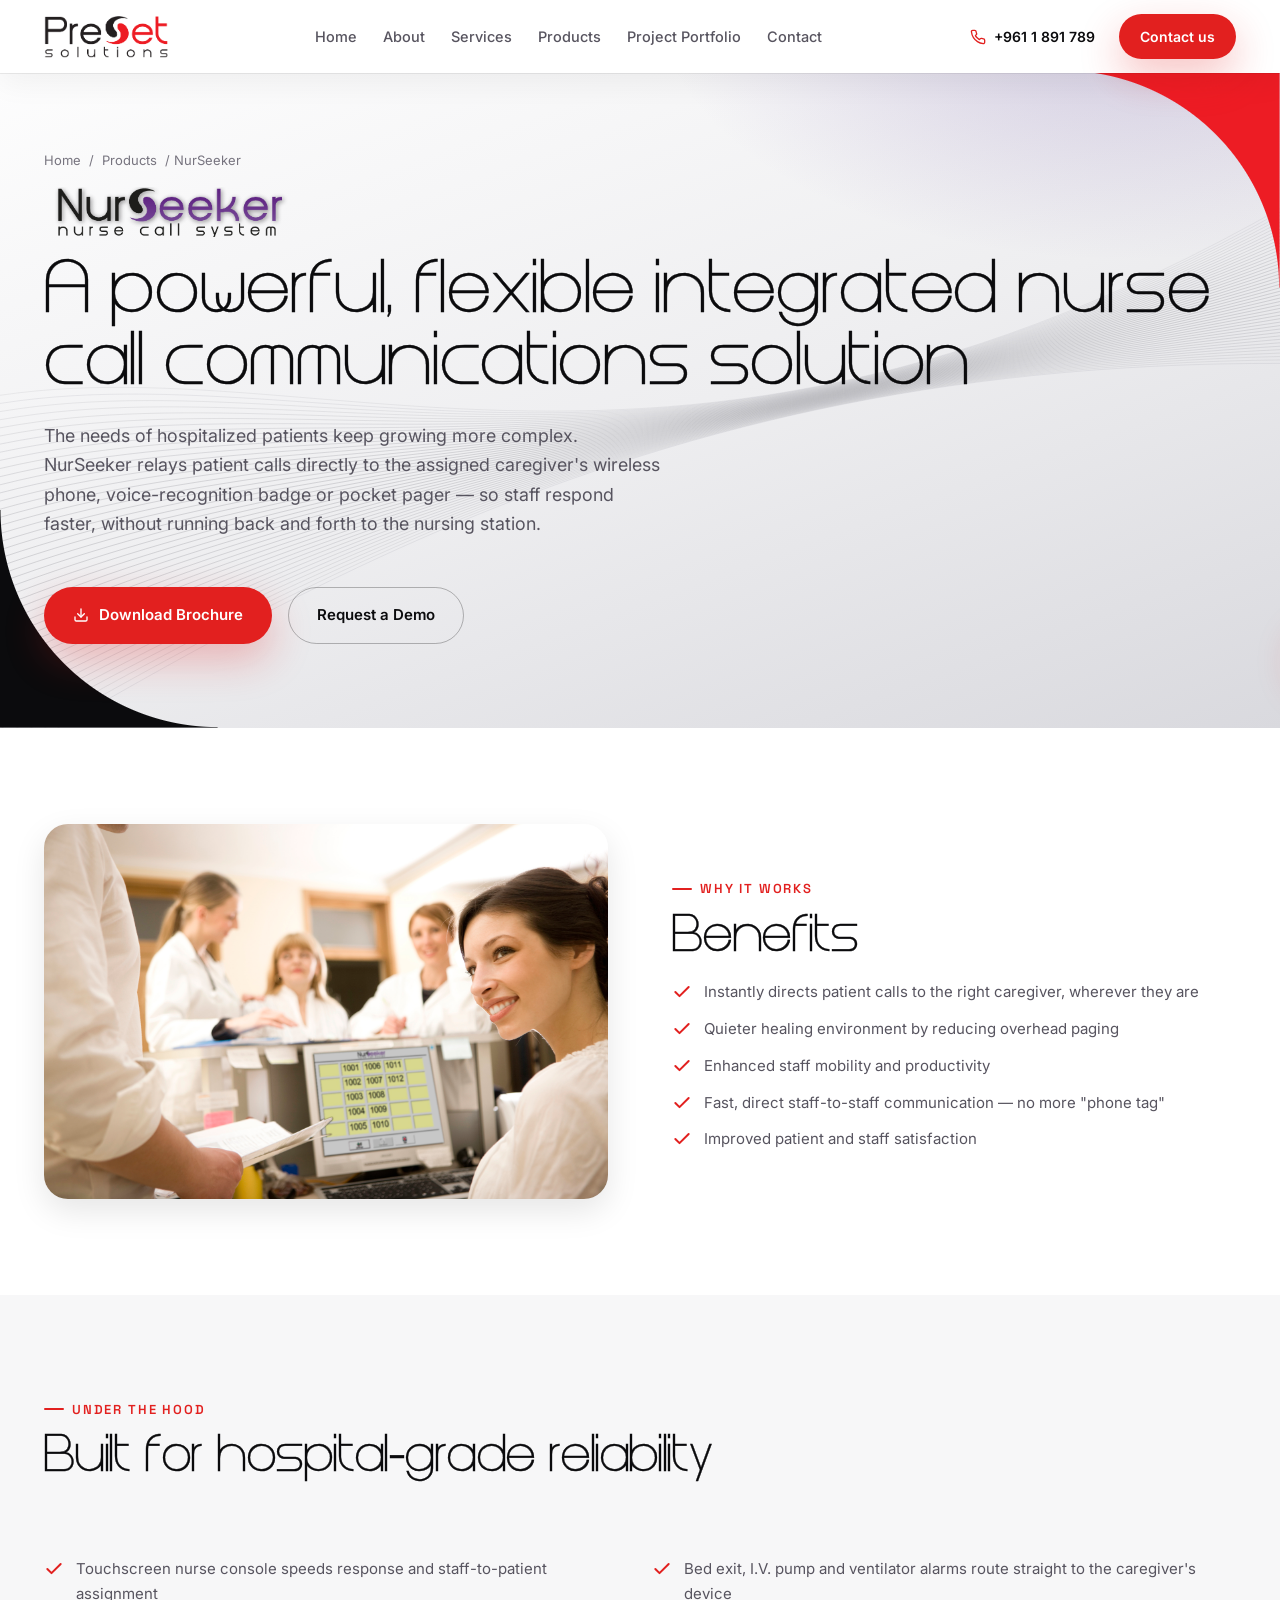
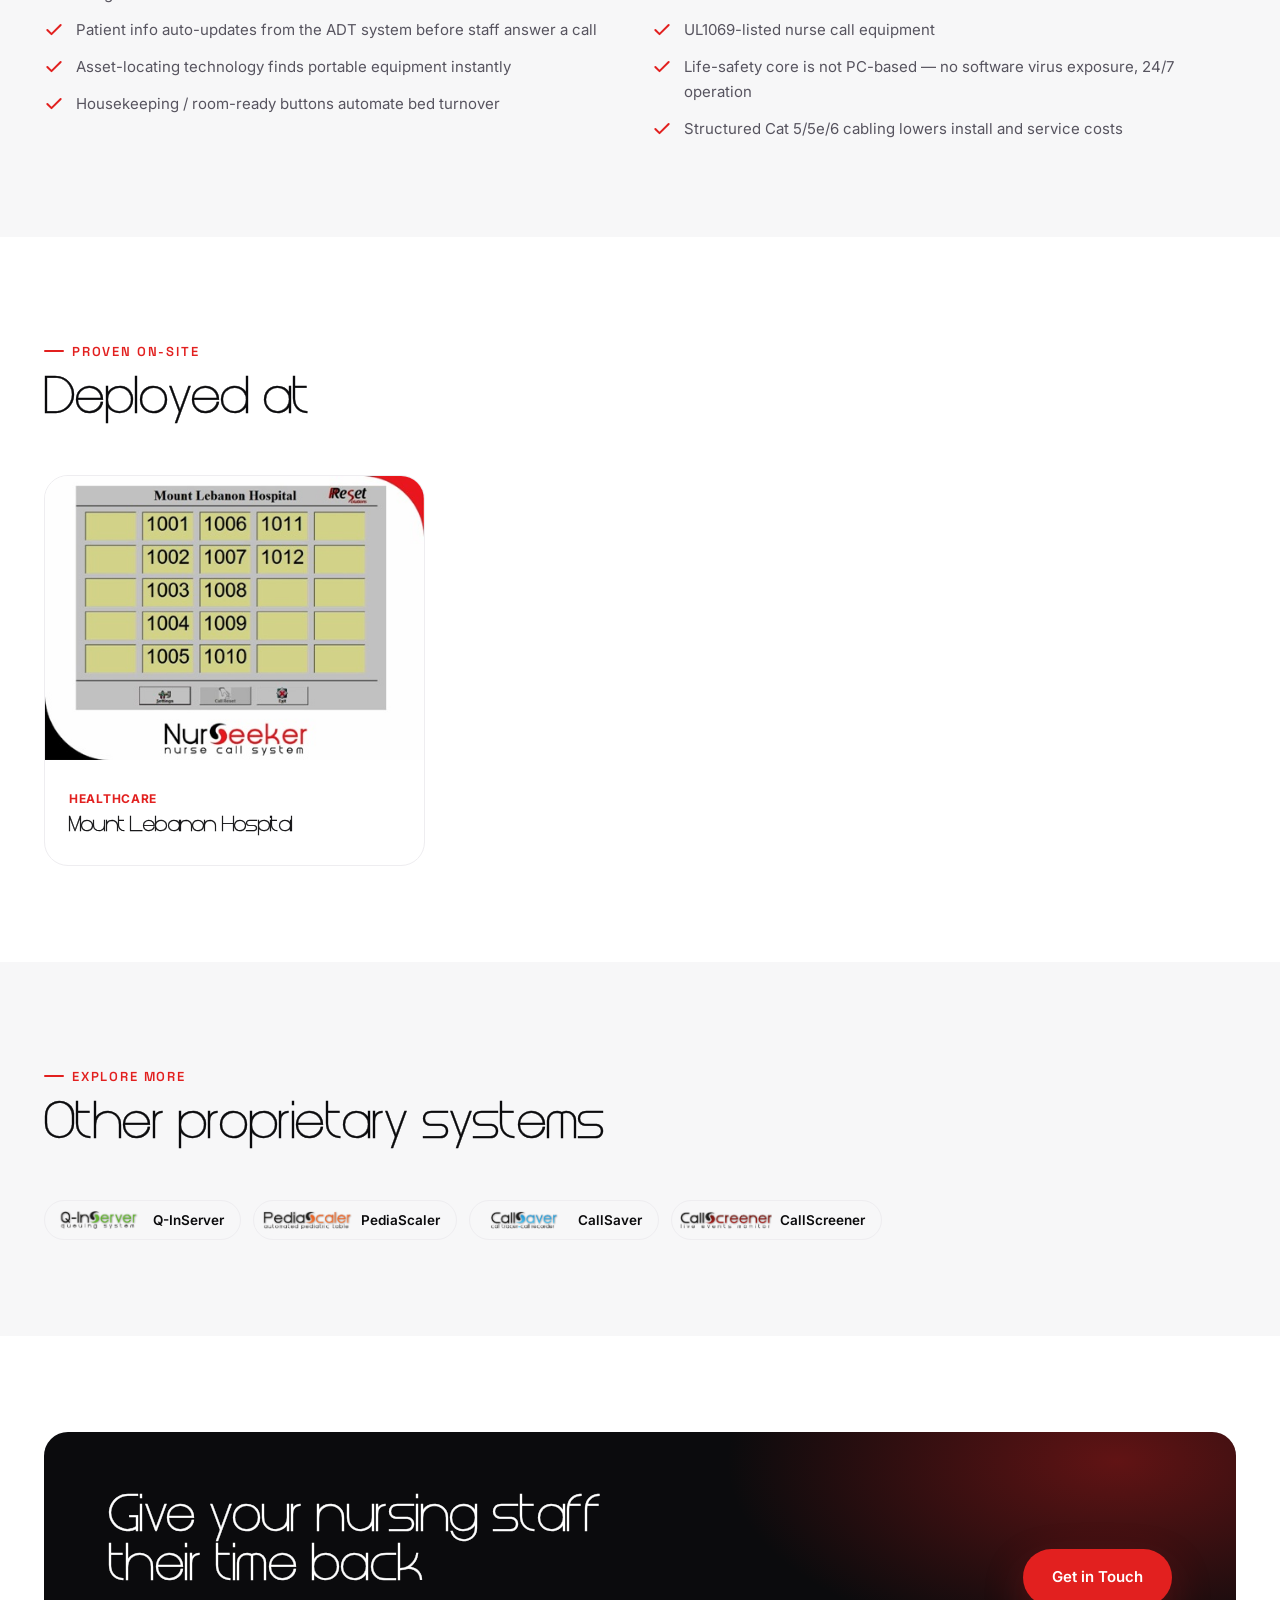
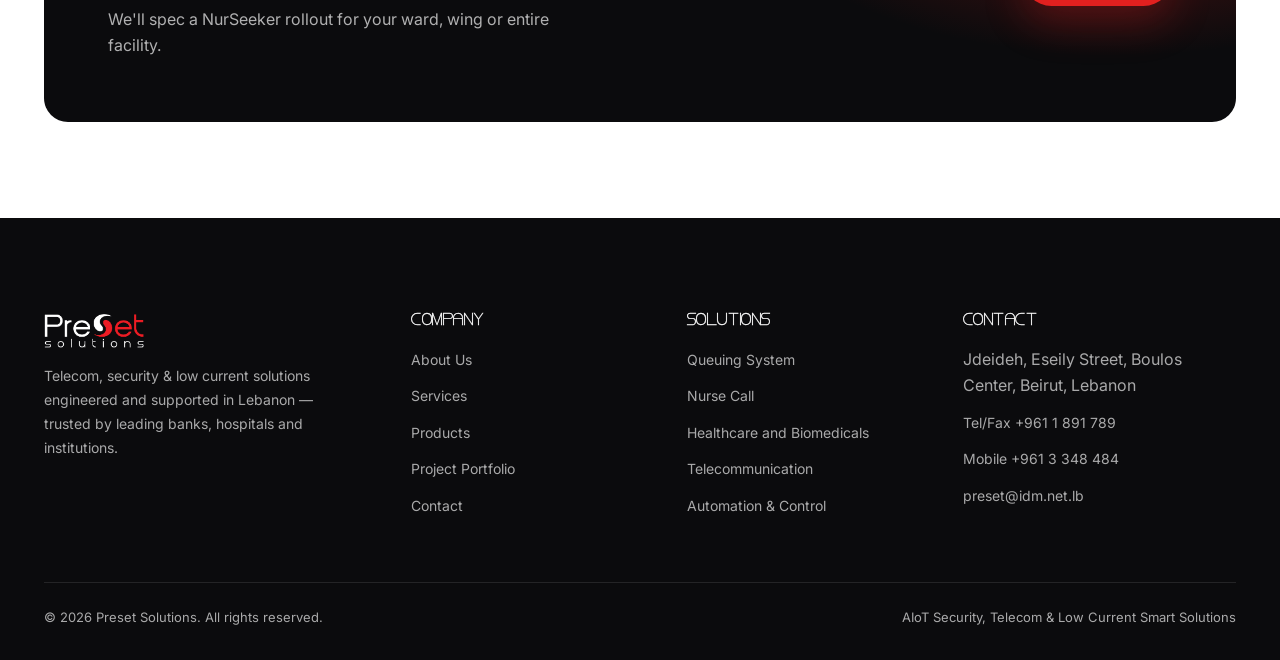
<file: product-nurseeker.html>
<!doctype html>
<html lang="en">
<head>
<meta charset="UTF-8">
<meta name="viewport" content="width=device-width, initial-scale=1">
<title>NurSeeker — Nurse Call System | Preset Solutions</title>
<meta name="description" content="NurSeeker is a flexible, integrated nurse call communications system that routes patient calls directly to the assigned caregiver's mobile device.">
<link rel="icon" href="assets/img/logo.png">
<link rel="stylesheet" href="css/style.css?v=20261017c">
</head>
<body class="acc-nurseeker">

<nav class="nav">
  <div class="container">
    <a href="index.html" class="nav-logo"><img src="assets/img/logo.png" alt="Preset Solutions"></a>
    <div class="nav-links">
      <a href="index.html">Home</a>
      <a href="about.html">About</a>
      <a href="services.html">Services</a>
      <a href="products.html">Products</a>
      <a href="portfolio.html">Project Portfolio</a>
      <a href="contact.html">Contact</a>
    </div>
    <div class="nav-right">
      <a href="tel:+9611891789" class="nav-phone">
        <svg viewBox="0 0 24 24" fill="none" stroke="currentColor" stroke-width="2" stroke-linecap="round" stroke-linejoin="round"><path d="M22 16.92v3a2 2 0 0 1-2.18 2 19.79 19.79 0 0 1-8.63-3.07 19.5 19.5 0 0 1-6-6 19.79 19.79 0 0 1-3.07-8.67A2 2 0 0 1 4.11 2h3a2 2 0 0 1 2 1.72c.13.96.36 1.9.7 2.81a2 2 0 0 1-.45 2.11L8.09 9.91a16 16 0 0 0 6 6l1.27-1.27a2 2 0 0 1 2.11-.45c.91.34 1.85.57 2.81.7A2 2 0 0 1 22 16.92z"/></svg>
        +961 1 891 789
      </a>
      <a href="contact.html" class="btn btn-primary btn-sm">Contact us</a>
      <button class="nav-toggle" aria-label="Open menu">
        <svg viewBox="0 0 24 24" fill="none" stroke="currentColor" stroke-width="2" stroke-linecap="round"><line x1="3" y1="6" x2="21" y2="6"/><line x1="3" y1="12" x2="21" y2="12"/><line x1="3" y1="18" x2="21" y2="18"/></svg>
      </button>
    </div>
  </div>
</nav>

<div class="mobile-panel">
  <div class="mobile-panel-top">
    <img src="assets/img/logo.png" alt="Preset Solutions">
    <button class="mobile-panel-close" aria-label="Close menu"><svg viewBox="0 0 24 24" fill="none" stroke="currentColor" stroke-width="2" stroke-linecap="round"><line x1="18" y1="6" x2="6" y2="18"/><line x1="6" y1="6" x2="18" y2="18"/></svg></button>
  </div>
  <div class="mobile-links">
    <a href="index.html">Home</a>
    <a href="about.html">About</a>
    <a href="services.html">Services</a>
    <a href="products.html">Products</a>
    <a href="portfolio.html">Project Portfolio</a>
    <a href="contact.html">Contact</a>
  </div>
  <a href="contact.html" class="btn btn-primary btn-block">Contact us</a>
</div>

<header class="product-hero">
  <div class="container">
    <div class="breadcrumb"><a href="index.html">Home</a> / <a href="products.html">Products</a> / NurSeeker</div>
    <img class="product-hero-logo" src="assets/img/sublogos/nurseeker.png" alt="NurSeeker logo">
    <h1>A powerful, flexible integrated nurse call communications solution</h1>
    <p class="lede">The needs of hospitalized patients keep growing more complex. NurSeeker relays patient calls directly to the assigned caregiver's wireless phone, voice-recognition badge or pocket pager — so staff respond faster, without running back and forth to the nursing station.</p>
    <div class="hero-cta">
      <a href="assets/brochures/nurseeker-brochure.pdf" target="_blank" rel="noopener" class="btn btn-primary">
        <svg viewBox="0 0 24 24" fill="none" stroke="currentColor" stroke-width="2" stroke-linecap="round" stroke-linejoin="round"><path d="M21 15v4a2 2 0 0 1-2 2H5a2 2 0 0 1-2-2v-4"/><polyline points="7 10 12 15 17 10"/><line x1="12" y1="15" x2="12" y2="3"/></svg>
        Download Brochure
      </a>
      <a href="contact.html" class="btn btn-ghost">Request a Demo</a>
    </div>
  </div>
</header>

<section class="section">
  <div class="container">
    <div class="split">
      <div class="split-media reveal-scale">
        <img src="assets/img/products/nurseeker.jpg" alt="NurSeeker nurse call touchscreen console">
      </div>
      <div class="reveal">
        <span class="eyebrow">Why It Works</span>
        <h2 class="mt-4">Benefits</h2>
        <ul class="feature-list mt-4">
          <li><svg viewBox="0 0 24 24" fill="none" stroke="currentColor" stroke-width="2.4" stroke-linecap="round" stroke-linejoin="round"><polyline points="20 6 9 17 4 12"/></svg> Instantly directs patient calls to the right caregiver, wherever they are</li>
          <li><svg viewBox="0 0 24 24" fill="none" stroke="currentColor" stroke-width="2.4" stroke-linecap="round" stroke-linejoin="round"><polyline points="20 6 9 17 4 12"/></svg> Quieter healing environment by reducing overhead paging</li>
          <li><svg viewBox="0 0 24 24" fill="none" stroke="currentColor" stroke-width="2.4" stroke-linecap="round" stroke-linejoin="round"><polyline points="20 6 9 17 4 12"/></svg> Enhanced staff mobility and productivity</li>
          <li><svg viewBox="0 0 24 24" fill="none" stroke="currentColor" stroke-width="2.4" stroke-linecap="round" stroke-linejoin="round"><polyline points="20 6 9 17 4 12"/></svg> Fast, direct staff-to-staff communication — no more "phone tag"</li>
          <li><svg viewBox="0 0 24 24" fill="none" stroke="currentColor" stroke-width="2.4" stroke-linecap="round" stroke-linejoin="round"><polyline points="20 6 9 17 4 12"/></svg> Improved patient and staff satisfaction</li>
        </ul>
      </div>
    </div>
  </div>
</section>

<section class="section bg-alt">
  <div class="container">
    <div class="section-head reveal">
      <span class="eyebrow">Under the Hood</span>
      <h2 class="mt-4">Built for hospital-grade reliability</h2>
    </div>
    <div class="grid grid-2 stagger">
      <ul class="feature-list">
        <li><svg viewBox="0 0 24 24" fill="none" stroke="currentColor" stroke-width="2.4" stroke-linecap="round" stroke-linejoin="round"><polyline points="20 6 9 17 4 12"/></svg> Touchscreen nurse console speeds response and staff-to-patient assignment</li>
        <li><svg viewBox="0 0 24 24" fill="none" stroke="currentColor" stroke-width="2.4" stroke-linecap="round" stroke-linejoin="round"><polyline points="20 6 9 17 4 12"/></svg> Patient info auto-updates from the ADT system before staff answer a call</li>
        <li><svg viewBox="0 0 24 24" fill="none" stroke="currentColor" stroke-width="2.4" stroke-linecap="round" stroke-linejoin="round"><polyline points="20 6 9 17 4 12"/></svg> Asset-locating technology finds portable equipment instantly</li>
        <li><svg viewBox="0 0 24 24" fill="none" stroke="currentColor" stroke-width="2.4" stroke-linecap="round" stroke-linejoin="round"><polyline points="20 6 9 17 4 12"/></svg> Housekeeping / room-ready buttons automate bed turnover</li>
      </ul>
      <ul class="feature-list">
        <li><svg viewBox="0 0 24 24" fill="none" stroke="currentColor" stroke-width="2.4" stroke-linecap="round" stroke-linejoin="round"><polyline points="20 6 9 17 4 12"/></svg> Bed exit, I.V. pump and ventilator alarms route straight to the caregiver's device</li>
        <li><svg viewBox="0 0 24 24" fill="none" stroke="currentColor" stroke-width="2.4" stroke-linecap="round" stroke-linejoin="round"><polyline points="20 6 9 17 4 12"/></svg> UL1069-listed nurse call equipment</li>
        <li><svg viewBox="0 0 24 24" fill="none" stroke="currentColor" stroke-width="2.4" stroke-linecap="round" stroke-linejoin="round"><polyline points="20 6 9 17 4 12"/></svg> Life-safety core is not PC-based — no software virus exposure, 24/7 operation</li>
        <li><svg viewBox="0 0 24 24" fill="none" stroke="currentColor" stroke-width="2.4" stroke-linecap="round" stroke-linejoin="round"><polyline points="20 6 9 17 4 12"/></svg> Structured Cat 5/5e/6 cabling lowers install and service costs</li>
      </ul>
    </div>
  </div>
</section>

<section class="section">
  <div class="container">
    <div class="section-head reveal">
      <span class="eyebrow">Proven On-Site</span>
      <h2 class="mt-4">Deployed at</h2>
    </div>
    <div class="grid grid-3 stagger">
      <a class="case-card reveal" href="portfolio.html">
        <div class="case-media"><img src="assets/img/portfolio/mlh-nurseeker.jpg" alt="NurSeeker at Mount Lebanon Hospital"></div>
        <div class="case-body"><span class="tag">Healthcare</span><h3>Mount Lebanon Hospital</h3></div>
      </a>
    </div>
  </div>
</section>

<section class="section bg-alt">
  <div class="container">
    <div class="section-head reveal">
      <span class="eyebrow">Explore More</span>
      <h2 class="mt-4">Other proprietary systems</h2>
    </div>
    <div class="related-products js-related-products" data-exclude="nurseeker"></div>
  </div>
</section>

<section class="section">
  <div class="container">
    <div class="cta-band reveal">
      <div class="cta-band-inner">
        <div>
          <h2 style="color:#fff;">Give your nursing staff their time back</h2>
          <p>We'll spec a NurSeeker rollout for your ward, wing or entire facility.</p>
        </div>
        <a href="contact.html" class="btn btn-primary">Get in Touch</a>
      </div>
    </div>
  </div>
</section>

<footer class="footer">
  <div class="container">
    <div class="footer-grid">
      <div>
        <div class="footer-logo"><img src="assets/img/logo-white.png" alt="Preset Solutions"></div>
        <p>Telecom, security &amp; low current solutions engineered and supported in Lebanon — trusted by leading banks, hospitals and institutions.</p>
      </div>
      <div>
        <h4>Company</h4>
        <ul>
          <li><a href="about.html">About Us</a></li>
          <li><a href="services.html">Services</a></li>
          <li><a href="products.html">Products</a></li>
          <li><a href="portfolio.html">Project Portfolio</a></li>
          <li><a href="contact.html">Contact</a></li>
        </ul>
      </div>
      <div>
        <h4>Solutions</h4>
        <ul>
          <li><a href="product-qinserver.html">Queuing System</a></li>
          <li><a href="product-nurseeker.html">Nurse Call</a></li>
          <li><a href="product-pediascaler.html">Healthcare and Biomedicals</a></li>
          <li><a href="product-callsaver.html">Telecommunication</a></li>
          <li><a href="product-ctrlsmarter.html">Automation &amp; Control</a></li>
        </ul>
      </div>
      <div>
        <h4>Contact</h4>
        <ul>
          <li>Jdeideh, Eseily Street, Boulos Center, Beirut, Lebanon</li>
          <li><a href="tel:+9611891789">Tel/Fax +961 1 891 789</a></li>
          <li><a href="tel:+9613348484">Mobile +961 3 348 484</a></li>
          <li><a href="mailto:preset@idm.net.lb">preset@idm.net.lb</a></li>
        </ul>
      </div>
    </div>
    <div class="footer-bottom">
      <span>&copy; <span class="js-year"></span> Preset Solutions. All rights reserved.</span>
      <span>AIoT Security, Telecom &amp; Low Current Smart Solutions</span>
    </div>
  </div>
</footer>

<button class="back-to-top" aria-label="Back to top">
  <svg viewBox="0 0 24 24" fill="none" stroke="currentColor" stroke-width="2"><path d="M12 19V5M5 12l7-7 7 7"/></svg>
</button>

<script src="js/clients-data.js?v=20261017c"></script>
<script src="js/products-data.js?v=20261017c"></script>
<script src="js/main.js?v=20261017c"></script>
</body>
</html>
</file>
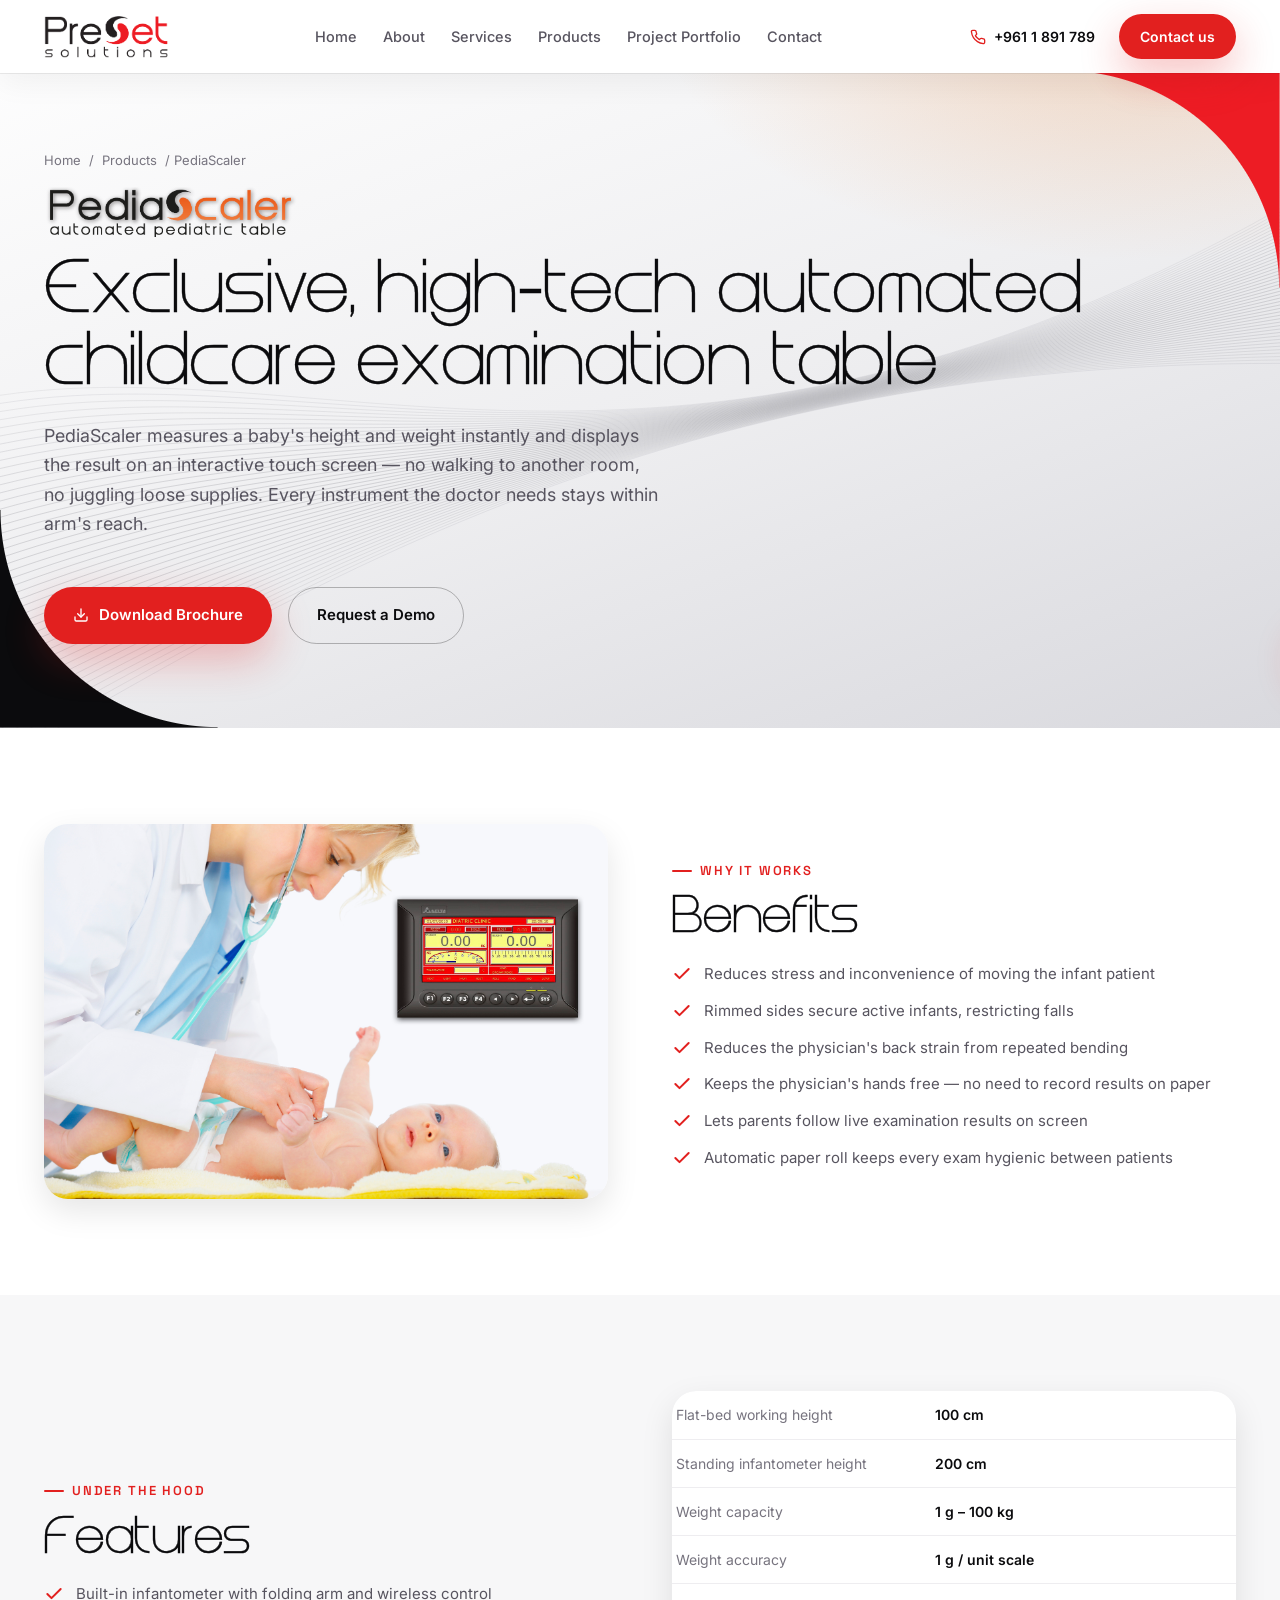
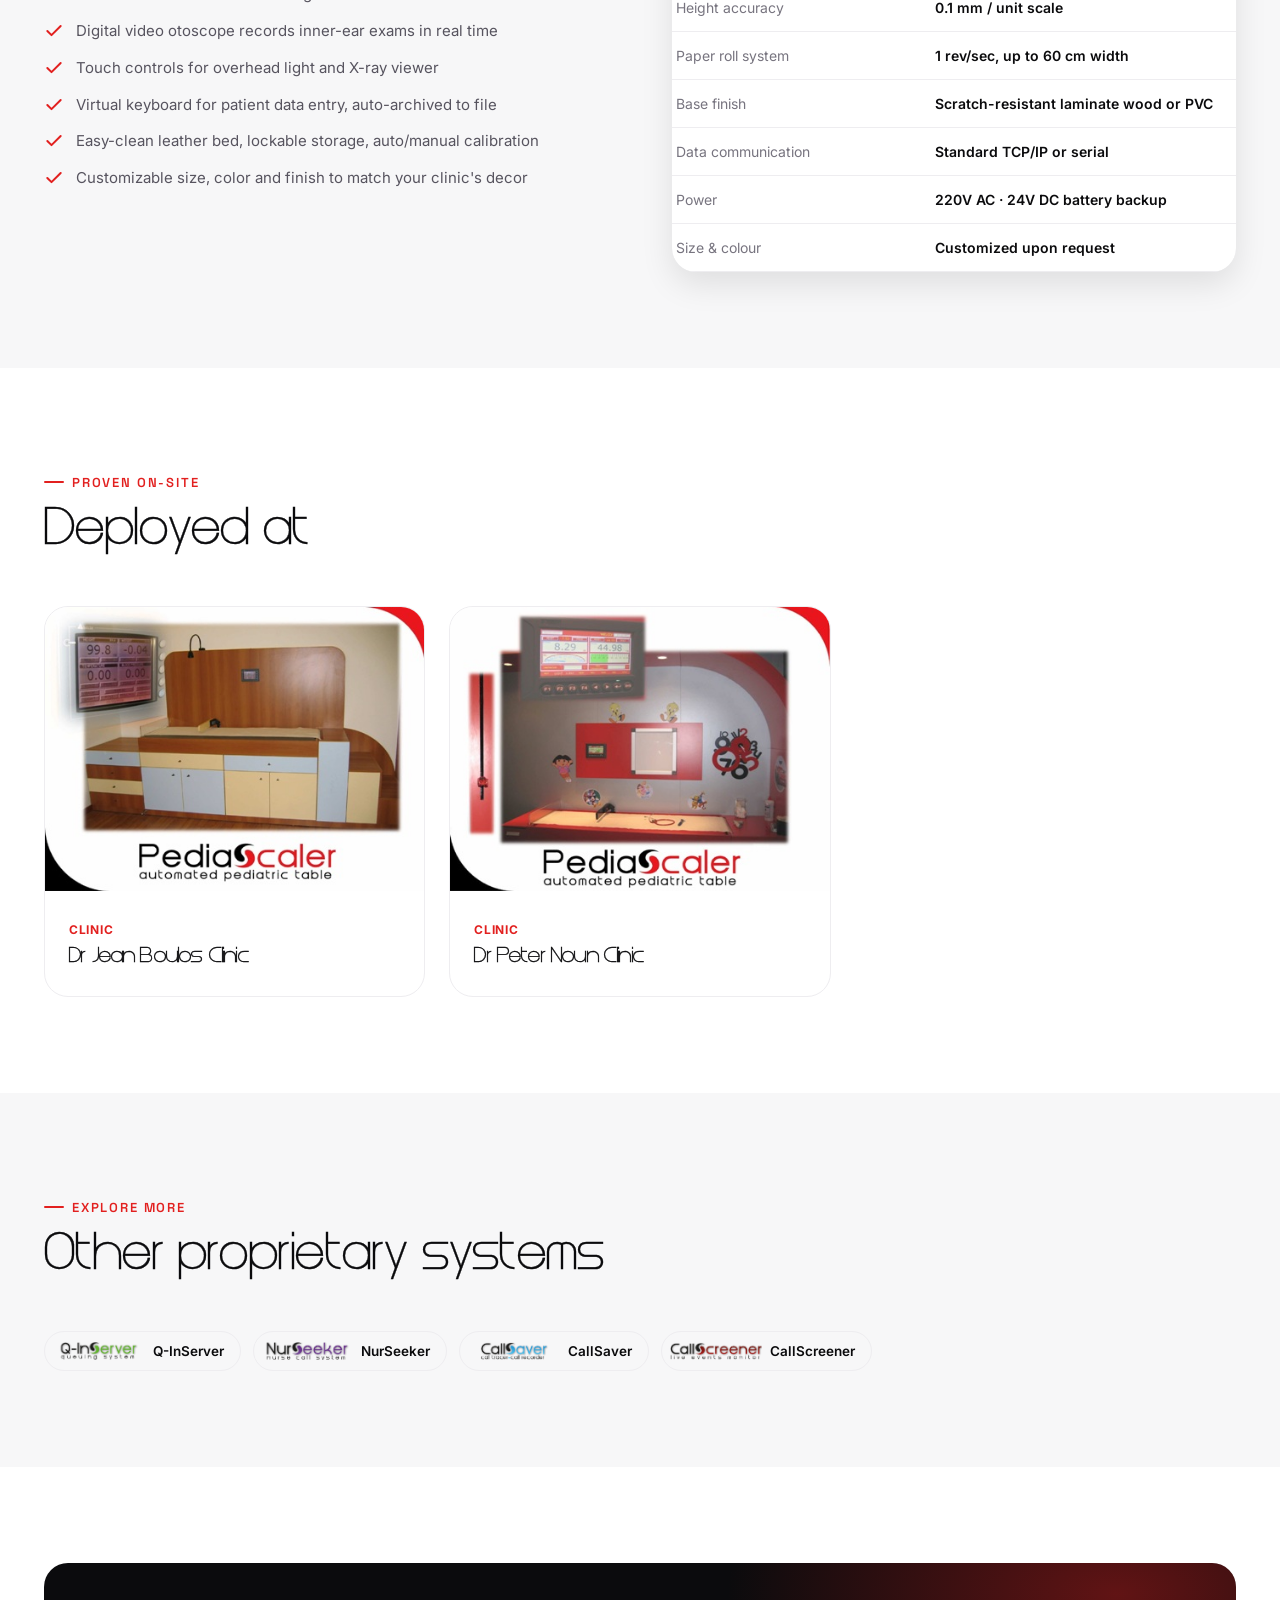
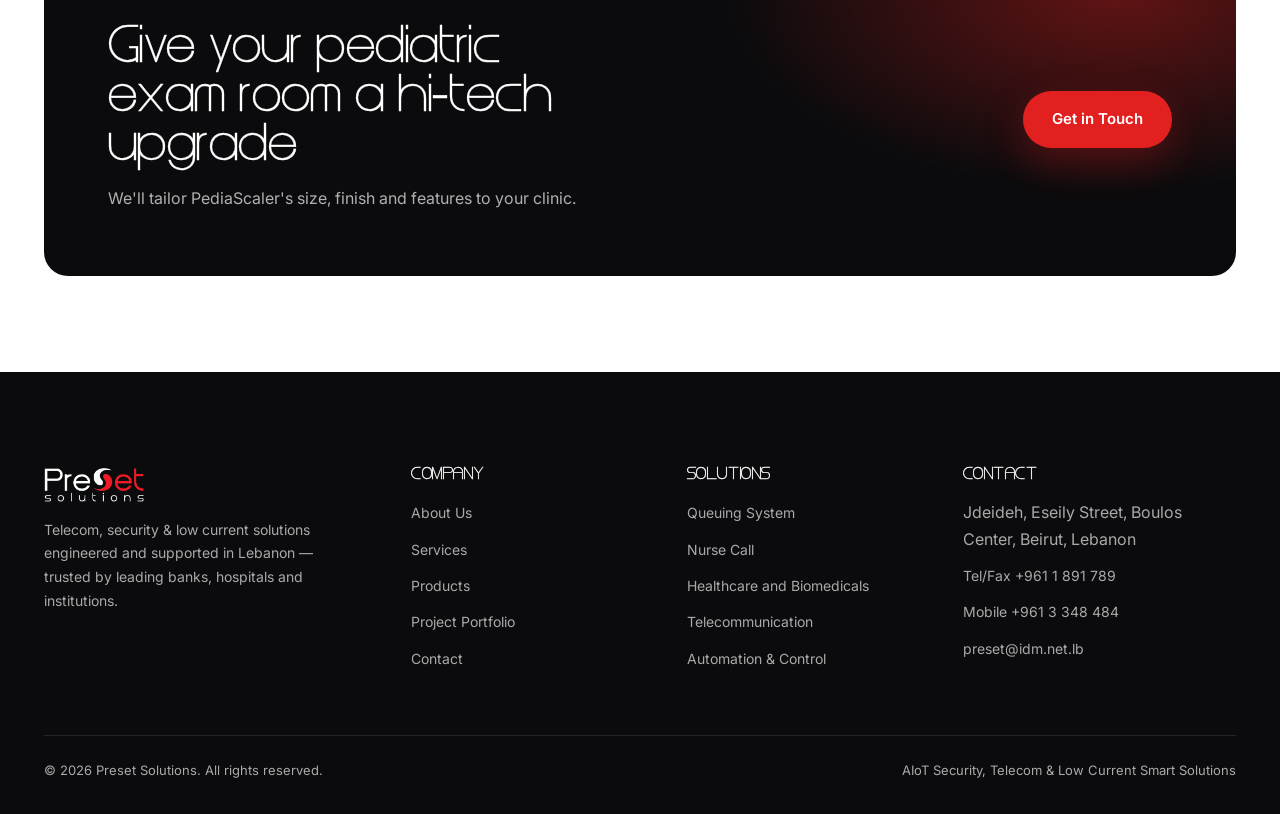
<file: product-pediascaler.html>
<!doctype html>
<html lang="en">
<head>
<meta charset="UTF-8">
<meta name="viewport" content="width=device-width, initial-scale=1">
<title>PediaScaler — Automated Pediatric Table | Preset Solutions</title>
<meta name="description" content="PediaScaler is a high-tech automated pediatric examination table that measures height and weight instantly and centralizes every instrument within the doctor's reach.">
<link rel="icon" href="assets/img/logo.png">
<link rel="stylesheet" href="css/style.css?v=20261017c">
</head>
<body class="acc-pediascaler">

<nav class="nav">
  <div class="container">
    <a href="index.html" class="nav-logo"><img src="assets/img/logo.png" alt="Preset Solutions"></a>
    <div class="nav-links">
      <a href="index.html">Home</a>
      <a href="about.html">About</a>
      <a href="services.html">Services</a>
      <a href="products.html">Products</a>
      <a href="portfolio.html">Project Portfolio</a>
      <a href="contact.html">Contact</a>
    </div>
    <div class="nav-right">
      <a href="tel:+9611891789" class="nav-phone">
        <svg viewBox="0 0 24 24" fill="none" stroke="currentColor" stroke-width="2" stroke-linecap="round" stroke-linejoin="round"><path d="M22 16.92v3a2 2 0 0 1-2.18 2 19.79 19.79 0 0 1-8.63-3.07 19.5 19.5 0 0 1-6-6 19.79 19.79 0 0 1-3.07-8.67A2 2 0 0 1 4.11 2h3a2 2 0 0 1 2 1.72c.13.96.36 1.9.7 2.81a2 2 0 0 1-.45 2.11L8.09 9.91a16 16 0 0 0 6 6l1.27-1.27a2 2 0 0 1 2.11-.45c.91.34 1.85.57 2.81.7A2 2 0 0 1 22 16.92z"/></svg>
        +961 1 891 789
      </a>
      <a href="contact.html" class="btn btn-primary btn-sm">Contact us</a>
      <button class="nav-toggle" aria-label="Open menu">
        <svg viewBox="0 0 24 24" fill="none" stroke="currentColor" stroke-width="2" stroke-linecap="round"><line x1="3" y1="6" x2="21" y2="6"/><line x1="3" y1="12" x2="21" y2="12"/><line x1="3" y1="18" x2="21" y2="18"/></svg>
      </button>
    </div>
  </div>
</nav>

<div class="mobile-panel">
  <div class="mobile-panel-top">
    <img src="assets/img/logo.png" alt="Preset Solutions">
    <button class="mobile-panel-close" aria-label="Close menu"><svg viewBox="0 0 24 24" fill="none" stroke="currentColor" stroke-width="2" stroke-linecap="round"><line x1="18" y1="6" x2="6" y2="18"/><line x1="6" y1="6" x2="18" y2="18"/></svg></button>
  </div>
  <div class="mobile-links">
    <a href="index.html">Home</a>
    <a href="about.html">About</a>
    <a href="services.html">Services</a>
    <a href="products.html">Products</a>
    <a href="portfolio.html">Project Portfolio</a>
    <a href="contact.html">Contact</a>
  </div>
  <a href="contact.html" class="btn btn-primary btn-block">Contact us</a>
</div>

<header class="product-hero">
  <div class="container">
    <div class="breadcrumb"><a href="index.html">Home</a> / <a href="products.html">Products</a> / PediaScaler</div>
    <img class="product-hero-logo" src="assets/img/sublogos/pediascaler.png" alt="PediaScaler logo">
    <h1>Exclusive, high-tech automated childcare examination table</h1>
    <p class="lede">PediaScaler measures a baby's height and weight instantly and displays the result on an interactive touch screen — no walking to another room, no juggling loose supplies. Every instrument the doctor needs stays within arm's reach.</p>
    <div class="hero-cta">
      <a href="assets/brochures/pediascaler-brochure.pdf" target="_blank" rel="noopener" class="btn btn-primary">
        <svg viewBox="0 0 24 24" fill="none" stroke="currentColor" stroke-width="2" stroke-linecap="round" stroke-linejoin="round"><path d="M21 15v4a2 2 0 0 1-2 2H5a2 2 0 0 1-2-2v-4"/><polyline points="7 10 12 15 17 10"/><line x1="12" y1="15" x2="12" y2="3"/></svg>
        Download Brochure
      </a>
      <a href="contact.html" class="btn btn-ghost">Request a Demo</a>
    </div>
  </div>
</header>

<section class="section">
  <div class="container">
    <div class="split">
      <div class="split-media reveal-scale">
        <img src="assets/img/products/pediascaler.jpg" alt="PediaScaler automated pediatric examination table">
      </div>
      <div class="reveal">
        <span class="eyebrow">Why It Works</span>
        <h2 class="mt-4">Benefits</h2>
        <ul class="feature-list mt-4">
          <li><svg viewBox="0 0 24 24" fill="none" stroke="currentColor" stroke-width="2.4" stroke-linecap="round" stroke-linejoin="round"><polyline points="20 6 9 17 4 12"/></svg> Reduces stress and inconvenience of moving the infant patient</li>
          <li><svg viewBox="0 0 24 24" fill="none" stroke="currentColor" stroke-width="2.4" stroke-linecap="round" stroke-linejoin="round"><polyline points="20 6 9 17 4 12"/></svg> Rimmed sides secure active infants, restricting falls</li>
          <li><svg viewBox="0 0 24 24" fill="none" stroke="currentColor" stroke-width="2.4" stroke-linecap="round" stroke-linejoin="round"><polyline points="20 6 9 17 4 12"/></svg> Reduces the physician's back strain from repeated bending</li>
          <li><svg viewBox="0 0 24 24" fill="none" stroke="currentColor" stroke-width="2.4" stroke-linecap="round" stroke-linejoin="round"><polyline points="20 6 9 17 4 12"/></svg> Keeps the physician's hands free — no need to record results on paper</li>
          <li><svg viewBox="0 0 24 24" fill="none" stroke="currentColor" stroke-width="2.4" stroke-linecap="round" stroke-linejoin="round"><polyline points="20 6 9 17 4 12"/></svg> Lets parents follow live examination results on screen</li>
          <li><svg viewBox="0 0 24 24" fill="none" stroke="currentColor" stroke-width="2.4" stroke-linecap="round" stroke-linejoin="round"><polyline points="20 6 9 17 4 12"/></svg> Automatic paper roll keeps every exam hygienic between patients</li>
        </ul>
      </div>
    </div>
  </div>
</section>

<section class="section bg-alt">
  <div class="container">
    <div class="split reverse">
      <div class="reveal">
        <span class="eyebrow">Under the Hood</span>
        <h2 class="mt-4">Features</h2>
        <ul class="feature-list mt-4">
          <li><svg viewBox="0 0 24 24" fill="none" stroke="currentColor" stroke-width="2.4" stroke-linecap="round" stroke-linejoin="round"><polyline points="20 6 9 17 4 12"/></svg> Built-in infantometer with folding arm and wireless control</li>
          <li><svg viewBox="0 0 24 24" fill="none" stroke="currentColor" stroke-width="2.4" stroke-linecap="round" stroke-linejoin="round"><polyline points="20 6 9 17 4 12"/></svg> Digital video otoscope records inner-ear exams in real time</li>
          <li><svg viewBox="0 0 24 24" fill="none" stroke="currentColor" stroke-width="2.4" stroke-linecap="round" stroke-linejoin="round"><polyline points="20 6 9 17 4 12"/></svg> Touch controls for overhead light and X-ray viewer</li>
          <li><svg viewBox="0 0 24 24" fill="none" stroke="currentColor" stroke-width="2.4" stroke-linecap="round" stroke-linejoin="round"><polyline points="20 6 9 17 4 12"/></svg> Virtual keyboard for patient data entry, auto-archived to file</li>
          <li><svg viewBox="0 0 24 24" fill="none" stroke="currentColor" stroke-width="2.4" stroke-linecap="round" stroke-linejoin="round"><polyline points="20 6 9 17 4 12"/></svg> Easy-clean leather bed, lockable storage, auto/manual calibration</li>
          <li><svg viewBox="0 0 24 24" fill="none" stroke="currentColor" stroke-width="2.4" stroke-linecap="round" stroke-linejoin="round"><polyline points="20 6 9 17 4 12"/></svg> Customizable size, color and finish to match your clinic's decor</li>
        </ul>
      </div>
      <div class="split-media reveal-scale">
        <table class="spec-table" style="background:#fff; border-radius:var(--radius-lg); padding:28px; box-shadow:var(--shadow-sm);">
          <tr><td>Flat-bed working height</td><td>100 cm</td></tr>
          <tr><td>Standing infantometer height</td><td>200 cm</td></tr>
          <tr><td>Weight capacity</td><td>1 g – 100 kg</td></tr>
          <tr><td>Weight accuracy</td><td>1 g / unit scale</td></tr>
          <tr><td>Height accuracy</td><td>0.1 mm / unit scale</td></tr>
          <tr><td>Paper roll system</td><td>1 rev/sec, up to 60 cm width</td></tr>
          <tr><td>Base finish</td><td>Scratch-resistant laminate wood or PVC</td></tr>
          <tr><td>Data communication</td><td>Standard TCP/IP or serial</td></tr>
          <tr><td>Power</td><td>220V AC · 24V DC battery backup</td></tr>
          <tr><td>Size &amp; colour</td><td>Customized upon request</td></tr>
        </table>
      </div>
    </div>
  </div>
</section>

<section class="section">
  <div class="container">
    <div class="section-head reveal">
      <span class="eyebrow">Proven On-Site</span>
      <h2 class="mt-4">Deployed at</h2>
    </div>
    <div class="grid grid-3 stagger">
      <a class="case-card reveal" href="portfolio.html">
        <div class="case-media"><img src="assets/img/portfolio/pediascaler-drboulos.jpg" alt="PediaScaler at Dr Jean Boulos Clinic"></div>
        <div class="case-body"><span class="tag">Clinic</span><h3>Dr Jean Boulos Clinic</h3></div>
      </a>
      <a class="case-card reveal" href="portfolio.html">
        <div class="case-media"><img src="assets/img/portfolio/pediascaler-drnoun.jpg" alt="PediaScaler at Dr Peter Noun Clinic"></div>
        <div class="case-body"><span class="tag">Clinic</span><h3>Dr Peter Noun Clinic</h3></div>
      </a>
    </div>
  </div>
</section>

<section class="section bg-alt">
  <div class="container">
    <div class="section-head reveal">
      <span class="eyebrow">Explore More</span>
      <h2 class="mt-4">Other proprietary systems</h2>
    </div>
    <div class="related-products js-related-products" data-exclude="pediascaler"></div>
  </div>
</section>

<section class="section">
  <div class="container">
    <div class="cta-band reveal">
      <div class="cta-band-inner">
        <div>
          <h2 style="color:#fff;">Give your pediatric exam room a hi-tech upgrade</h2>
          <p>We'll tailor PediaScaler's size, finish and features to your clinic.</p>
        </div>
        <a href="contact.html" class="btn btn-primary">Get in Touch</a>
      </div>
    </div>
  </div>
</section>

<footer class="footer">
  <div class="container">
    <div class="footer-grid">
      <div>
        <div class="footer-logo"><img src="assets/img/logo-white.png" alt="Preset Solutions"></div>
        <p>Telecom, security &amp; low current solutions engineered and supported in Lebanon — trusted by leading banks, hospitals and institutions.</p>
      </div>
      <div>
        <h4>Company</h4>
        <ul>
          <li><a href="about.html">About Us</a></li>
          <li><a href="services.html">Services</a></li>
          <li><a href="products.html">Products</a></li>
          <li><a href="portfolio.html">Project Portfolio</a></li>
          <li><a href="contact.html">Contact</a></li>
        </ul>
      </div>
      <div>
        <h4>Solutions</h4>
        <ul>
          <li><a href="product-qinserver.html">Queuing System</a></li>
          <li><a href="product-nurseeker.html">Nurse Call</a></li>
          <li><a href="product-pediascaler.html">Healthcare and Biomedicals</a></li>
          <li><a href="product-callsaver.html">Telecommunication</a></li>
          <li><a href="product-ctrlsmarter.html">Automation &amp; Control</a></li>
        </ul>
      </div>
      <div>
        <h4>Contact</h4>
        <ul>
          <li>Jdeideh, Eseily Street, Boulos Center, Beirut, Lebanon</li>
          <li><a href="tel:+9611891789">Tel/Fax +961 1 891 789</a></li>
          <li><a href="tel:+9613348484">Mobile +961 3 348 484</a></li>
          <li><a href="mailto:preset@idm.net.lb">preset@idm.net.lb</a></li>
        </ul>
      </div>
    </div>
    <div class="footer-bottom">
      <span>&copy; <span class="js-year"></span> Preset Solutions. All rights reserved.</span>
      <span>AIoT Security, Telecom &amp; Low Current Smart Solutions</span>
    </div>
  </div>
</footer>

<button class="back-to-top" aria-label="Back to top">
  <svg viewBox="0 0 24 24" fill="none" stroke="currentColor" stroke-width="2"><path d="M12 19V5M5 12l7-7 7 7"/></svg>
</button>

<script src="js/clients-data.js?v=20261017c"></script>
<script src="js/products-data.js?v=20261017c"></script>
<script src="js/main.js?v=20261017c"></script>
</body>
</html>
</file>
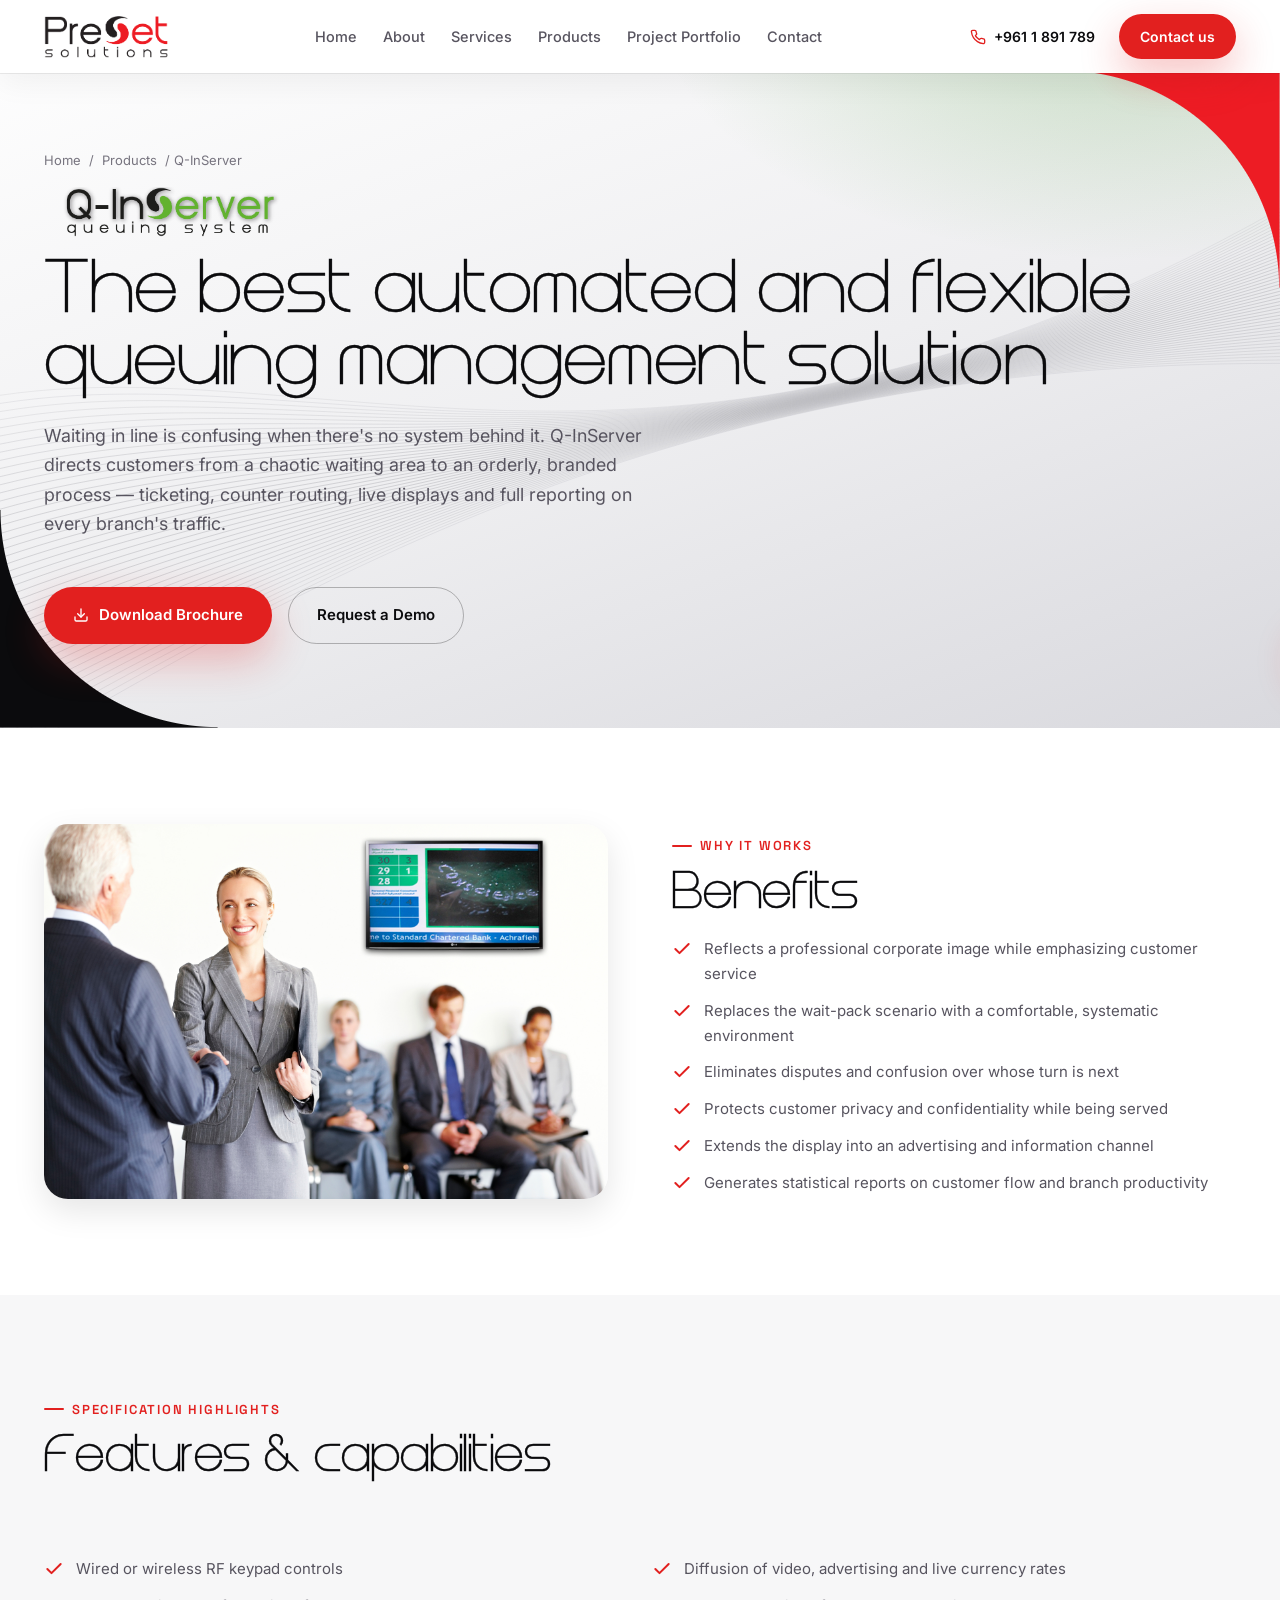
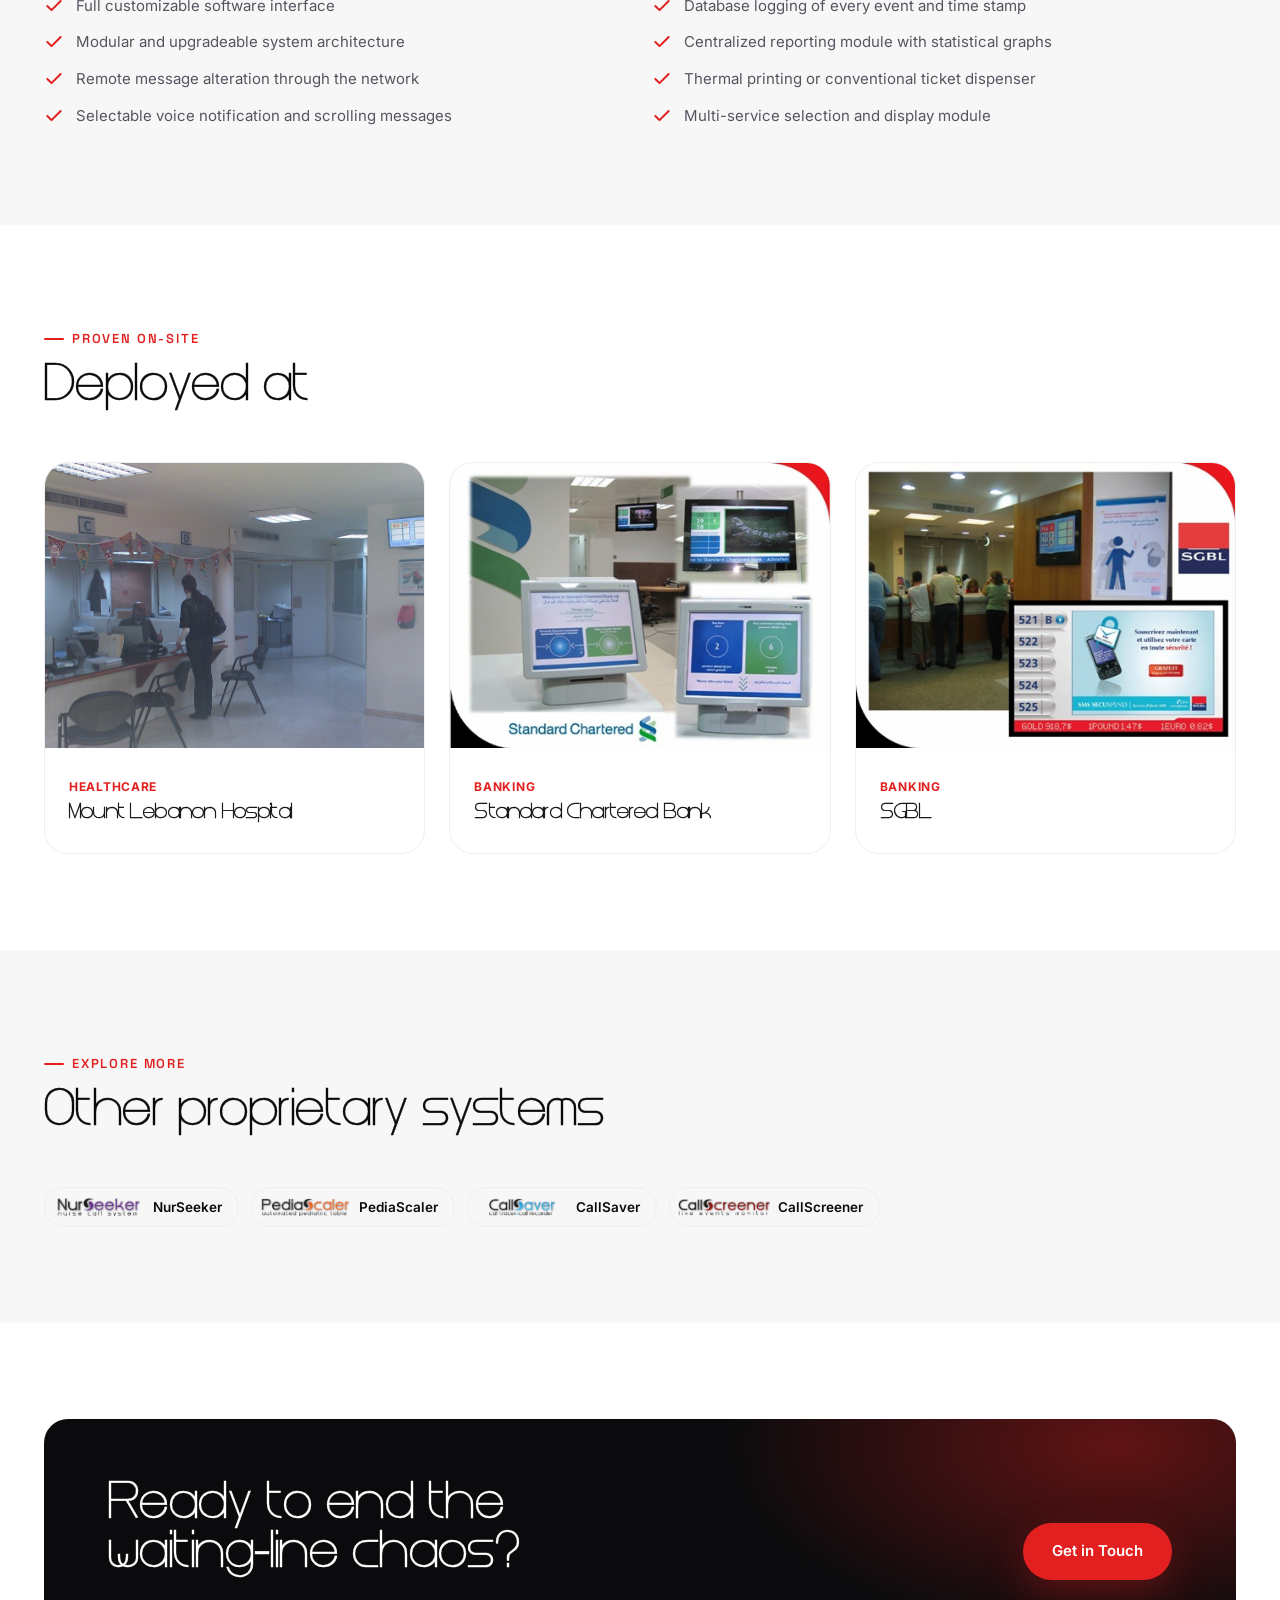
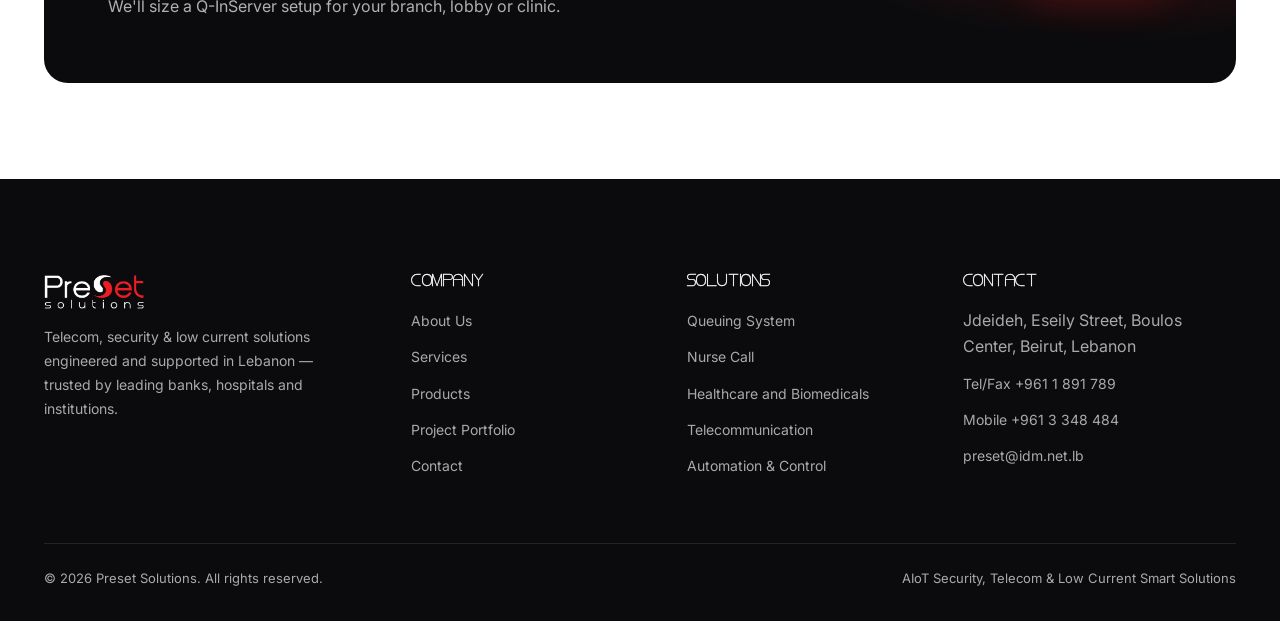
<file: product-qinserver.html>
<!doctype html>
<html lang="en">
<head>
<meta charset="UTF-8">
<meta name="viewport" content="width=device-width, initial-scale=1">
<title>Q-InServer — Queuing Management System | Preset Solutions</title>
<meta name="description" content="Q-InServer is Preset Solutions' automated queuing management platform — ticketing, counter routing, live displays and full reporting for banks and institutions.">
<link rel="icon" href="assets/img/logo.png">
<link rel="stylesheet" href="css/style.css?v=20261017c">
</head>
<body class="acc-qinserver">

<nav class="nav">
  <div class="container">
    <a href="index.html" class="nav-logo"><img src="assets/img/logo.png" alt="Preset Solutions"></a>
    <div class="nav-links">
      <a href="index.html">Home</a>
      <a href="about.html">About</a>
      <a href="services.html">Services</a>
      <a href="products.html">Products</a>
      <a href="portfolio.html">Project Portfolio</a>
      <a href="contact.html">Contact</a>
    </div>
    <div class="nav-right">
      <a href="tel:+9611891789" class="nav-phone">
        <svg viewBox="0 0 24 24" fill="none" stroke="currentColor" stroke-width="2" stroke-linecap="round" stroke-linejoin="round"><path d="M22 16.92v3a2 2 0 0 1-2.18 2 19.79 19.79 0 0 1-8.63-3.07 19.5 19.5 0 0 1-6-6 19.79 19.79 0 0 1-3.07-8.67A2 2 0 0 1 4.11 2h3a2 2 0 0 1 2 1.72c.13.96.36 1.9.7 2.81a2 2 0 0 1-.45 2.11L8.09 9.91a16 16 0 0 0 6 6l1.27-1.27a2 2 0 0 1 2.11-.45c.91.34 1.85.57 2.81.7A2 2 0 0 1 22 16.92z"/></svg>
        +961 1 891 789
      </a>
      <a href="contact.html" class="btn btn-primary btn-sm">Contact us</a>
      <button class="nav-toggle" aria-label="Open menu">
        <svg viewBox="0 0 24 24" fill="none" stroke="currentColor" stroke-width="2" stroke-linecap="round"><line x1="3" y1="6" x2="21" y2="6"/><line x1="3" y1="12" x2="21" y2="12"/><line x1="3" y1="18" x2="21" y2="18"/></svg>
      </button>
    </div>
  </div>
</nav>

<div class="mobile-panel">
  <div class="mobile-panel-top">
    <img src="assets/img/logo.png" alt="Preset Solutions">
    <button class="mobile-panel-close" aria-label="Close menu"><svg viewBox="0 0 24 24" fill="none" stroke="currentColor" stroke-width="2" stroke-linecap="round"><line x1="18" y1="6" x2="6" y2="18"/><line x1="6" y1="6" x2="18" y2="18"/></svg></button>
  </div>
  <div class="mobile-links">
    <a href="index.html">Home</a>
    <a href="about.html">About</a>
    <a href="services.html">Services</a>
    <a href="products.html">Products</a>
    <a href="portfolio.html">Project Portfolio</a>
    <a href="contact.html">Contact</a>
  </div>
  <a href="contact.html" class="btn btn-primary btn-block">Contact us</a>
</div>

<header class="product-hero">
  <div class="container">
    <div class="breadcrumb"><a href="index.html">Home</a> / <a href="products.html">Products</a> / Q-InServer</div>
    <img class="product-hero-logo" src="assets/img/sublogos/qinserver.png" alt="Q-InServer logo">
    <h1>The best automated and flexible queuing management solution</h1>
    <p class="lede">Waiting in line is confusing when there's no system behind it. Q-InServer directs customers from a chaotic waiting area to an orderly, branded process — ticketing, counter routing, live displays and full reporting on every branch's traffic.</p>
    <div class="hero-cta">
      <a href="assets/brochures/qinserver-brochure.pdf" target="_blank" rel="noopener" class="btn btn-primary">
        <svg viewBox="0 0 24 24" fill="none" stroke="currentColor" stroke-width="2" stroke-linecap="round" stroke-linejoin="round"><path d="M21 15v4a2 2 0 0 1-2 2H5a2 2 0 0 1-2-2v-4"/><polyline points="7 10 12 15 17 10"/><line x1="12" y1="15" x2="12" y2="3"/></svg>
        Download Brochure
      </a>
      <a href="contact.html" class="btn btn-ghost">Request a Demo</a>
    </div>
  </div>
</header>

<section class="section">
  <div class="container">
    <div class="split">
      <div class="split-media reveal-scale">
        <img src="assets/img/products/qinserver.jpg" alt="Q-InServer queuing terminal">
      </div>
      <div class="reveal">
        <span class="eyebrow">Why It Works</span>
        <h2 class="mt-4">Benefits</h2>
        <ul class="feature-list mt-4">
          <li><svg viewBox="0 0 24 24" fill="none" stroke="currentColor" stroke-width="2.4" stroke-linecap="round" stroke-linejoin="round"><polyline points="20 6 9 17 4 12"/></svg> Reflects a professional corporate image while emphasizing customer service</li>
          <li><svg viewBox="0 0 24 24" fill="none" stroke="currentColor" stroke-width="2.4" stroke-linecap="round" stroke-linejoin="round"><polyline points="20 6 9 17 4 12"/></svg> Replaces the wait-pack scenario with a comfortable, systematic environment</li>
          <li><svg viewBox="0 0 24 24" fill="none" stroke="currentColor" stroke-width="2.4" stroke-linecap="round" stroke-linejoin="round"><polyline points="20 6 9 17 4 12"/></svg> Eliminates disputes and confusion over whose turn is next</li>
          <li><svg viewBox="0 0 24 24" fill="none" stroke="currentColor" stroke-width="2.4" stroke-linecap="round" stroke-linejoin="round"><polyline points="20 6 9 17 4 12"/></svg> Protects customer privacy and confidentiality while being served</li>
          <li><svg viewBox="0 0 24 24" fill="none" stroke="currentColor" stroke-width="2.4" stroke-linecap="round" stroke-linejoin="round"><polyline points="20 6 9 17 4 12"/></svg> Extends the display into an advertising and information channel</li>
          <li><svg viewBox="0 0 24 24" fill="none" stroke="currentColor" stroke-width="2.4" stroke-linecap="round" stroke-linejoin="round"><polyline points="20 6 9 17 4 12"/></svg> Generates statistical reports on customer flow and branch productivity</li>
        </ul>
      </div>
    </div>
  </div>
</section>

<section class="section bg-alt">
  <div class="container">
    <div class="section-head reveal">
      <span class="eyebrow">Specification Highlights</span>
      <h2 class="mt-4">Features &amp; capabilities</h2>
    </div>
    <div class="grid grid-2 stagger">
      <ul class="feature-list">
        <li><svg viewBox="0 0 24 24" fill="none" stroke="currentColor" stroke-width="2.4" stroke-linecap="round" stroke-linejoin="round"><polyline points="20 6 9 17 4 12"/></svg> Wired or wireless RF keypad controls</li>
        <li><svg viewBox="0 0 24 24" fill="none" stroke="currentColor" stroke-width="2.4" stroke-linecap="round" stroke-linejoin="round"><polyline points="20 6 9 17 4 12"/></svg> Full customizable software interface</li>
        <li><svg viewBox="0 0 24 24" fill="none" stroke="currentColor" stroke-width="2.4" stroke-linecap="round" stroke-linejoin="round"><polyline points="20 6 9 17 4 12"/></svg> Modular and upgradeable system architecture</li>
        <li><svg viewBox="0 0 24 24" fill="none" stroke="currentColor" stroke-width="2.4" stroke-linecap="round" stroke-linejoin="round"><polyline points="20 6 9 17 4 12"/></svg> Remote message alteration through the network</li>
        <li><svg viewBox="0 0 24 24" fill="none" stroke="currentColor" stroke-width="2.4" stroke-linecap="round" stroke-linejoin="round"><polyline points="20 6 9 17 4 12"/></svg> Selectable voice notification and scrolling messages</li>
      </ul>
      <ul class="feature-list">
        <li><svg viewBox="0 0 24 24" fill="none" stroke="currentColor" stroke-width="2.4" stroke-linecap="round" stroke-linejoin="round"><polyline points="20 6 9 17 4 12"/></svg> Diffusion of video, advertising and live currency rates</li>
        <li><svg viewBox="0 0 24 24" fill="none" stroke="currentColor" stroke-width="2.4" stroke-linecap="round" stroke-linejoin="round"><polyline points="20 6 9 17 4 12"/></svg> Database logging of every event and time stamp</li>
        <li><svg viewBox="0 0 24 24" fill="none" stroke="currentColor" stroke-width="2.4" stroke-linecap="round" stroke-linejoin="round"><polyline points="20 6 9 17 4 12"/></svg> Centralized reporting module with statistical graphs</li>
        <li><svg viewBox="0 0 24 24" fill="none" stroke="currentColor" stroke-width="2.4" stroke-linecap="round" stroke-linejoin="round"><polyline points="20 6 9 17 4 12"/></svg> Thermal printing or conventional ticket dispenser</li>
        <li><svg viewBox="0 0 24 24" fill="none" stroke="currentColor" stroke-width="2.4" stroke-linecap="round" stroke-linejoin="round"><polyline points="20 6 9 17 4 12"/></svg> Multi-service selection and display module</li>
      </ul>
    </div>
  </div>
</section>

<section class="section">
  <div class="container">
    <div class="section-head reveal">
      <span class="eyebrow">Proven On-Site</span>
      <h2 class="mt-4">Deployed at</h2>
    </div>
    <div class="grid grid-3 stagger">
      <a class="case-card reveal" href="portfolio.html">
        <div class="case-media"><img src="assets/img/portfolio/mlh-qinserver.jpg" alt="Q-InServer at Mount Lebanon Hospital"></div>
        <div class="case-body"><span class="tag">Healthcare</span><h3>Mount Lebanon Hospital</h3></div>
      </a>
      <a class="case-card reveal" href="portfolio.html">
        <div class="case-media"><img src="assets/img/portfolio/scb-achrafieh.jpg" alt="Q-InServer at Standard Chartered Bank"></div>
        <div class="case-body"><span class="tag">Banking</span><h3>Standard Chartered Bank</h3></div>
      </a>
      <a class="case-card reveal" href="portfolio.html">
        <div class="case-media"><img src="assets/img/portfolio/sgbl.jpg" alt="Q-InServer at SGBL"></div>
        <div class="case-body"><span class="tag">Banking</span><h3>SGBL</h3></div>
      </a>
    </div>
  </div>
</section>

<section class="section bg-alt">
  <div class="container">
    <div class="section-head reveal">
      <span class="eyebrow">Explore More</span>
      <h2 class="mt-4">Other proprietary systems</h2>
    </div>
    <div class="related-products js-related-products" data-exclude="qinserver"></div>
  </div>
</section>

<section class="section">
  <div class="container">
    <div class="cta-band reveal">
      <div class="cta-band-inner">
        <div>
          <h2 style="color:#fff;">Ready to end the waiting-line chaos?</h2>
          <p>We'll size a Q-InServer setup for your branch, lobby or clinic.</p>
        </div>
        <a href="contact.html" class="btn btn-primary">Get in Touch</a>
      </div>
    </div>
  </div>
</section>

<footer class="footer">
  <div class="container">
    <div class="footer-grid">
      <div>
        <div class="footer-logo"><img src="assets/img/logo-white.png" alt="Preset Solutions"></div>
        <p>Telecom, security &amp; low current solutions engineered and supported in Lebanon — trusted by leading banks, hospitals and institutions.</p>
      </div>
      <div>
        <h4>Company</h4>
        <ul>
          <li><a href="about.html">About Us</a></li>
          <li><a href="services.html">Services</a></li>
          <li><a href="products.html">Products</a></li>
          <li><a href="portfolio.html">Project Portfolio</a></li>
          <li><a href="contact.html">Contact</a></li>
        </ul>
      </div>
      <div>
        <h4>Solutions</h4>
        <ul>
          <li><a href="product-qinserver.html">Queuing System</a></li>
          <li><a href="product-nurseeker.html">Nurse Call</a></li>
          <li><a href="product-pediascaler.html">Healthcare and Biomedicals</a></li>
          <li><a href="product-callsaver.html">Telecommunication</a></li>
          <li><a href="product-ctrlsmarter.html">Automation &amp; Control</a></li>
        </ul>
      </div>
      <div>
        <h4>Contact</h4>
        <ul>
          <li>Jdeideh, Eseily Street, Boulos Center, Beirut, Lebanon</li>
          <li><a href="tel:+9611891789">Tel/Fax +961 1 891 789</a></li>
          <li><a href="tel:+9613348484">Mobile +961 3 348 484</a></li>
          <li><a href="mailto:preset@idm.net.lb">preset@idm.net.lb</a></li>
        </ul>
      </div>
    </div>
    <div class="footer-bottom">
      <span>&copy; <span class="js-year"></span> Preset Solutions. All rights reserved.</span>
      <span>AIoT Security, Telecom &amp; Low Current Smart Solutions</span>
    </div>
  </div>
</footer>

<button class="back-to-top" aria-label="Back to top">
  <svg viewBox="0 0 24 24" fill="none" stroke="currentColor" stroke-width="2"><path d="M12 19V5M5 12l7-7 7 7"/></svg>
</button>

<script src="js/clients-data.js?v=20261017c"></script>
<script src="js/products-data.js?v=20261017c"></script>
<script src="js/main.js?v=20261017c"></script>
</body>
</html>
</file>
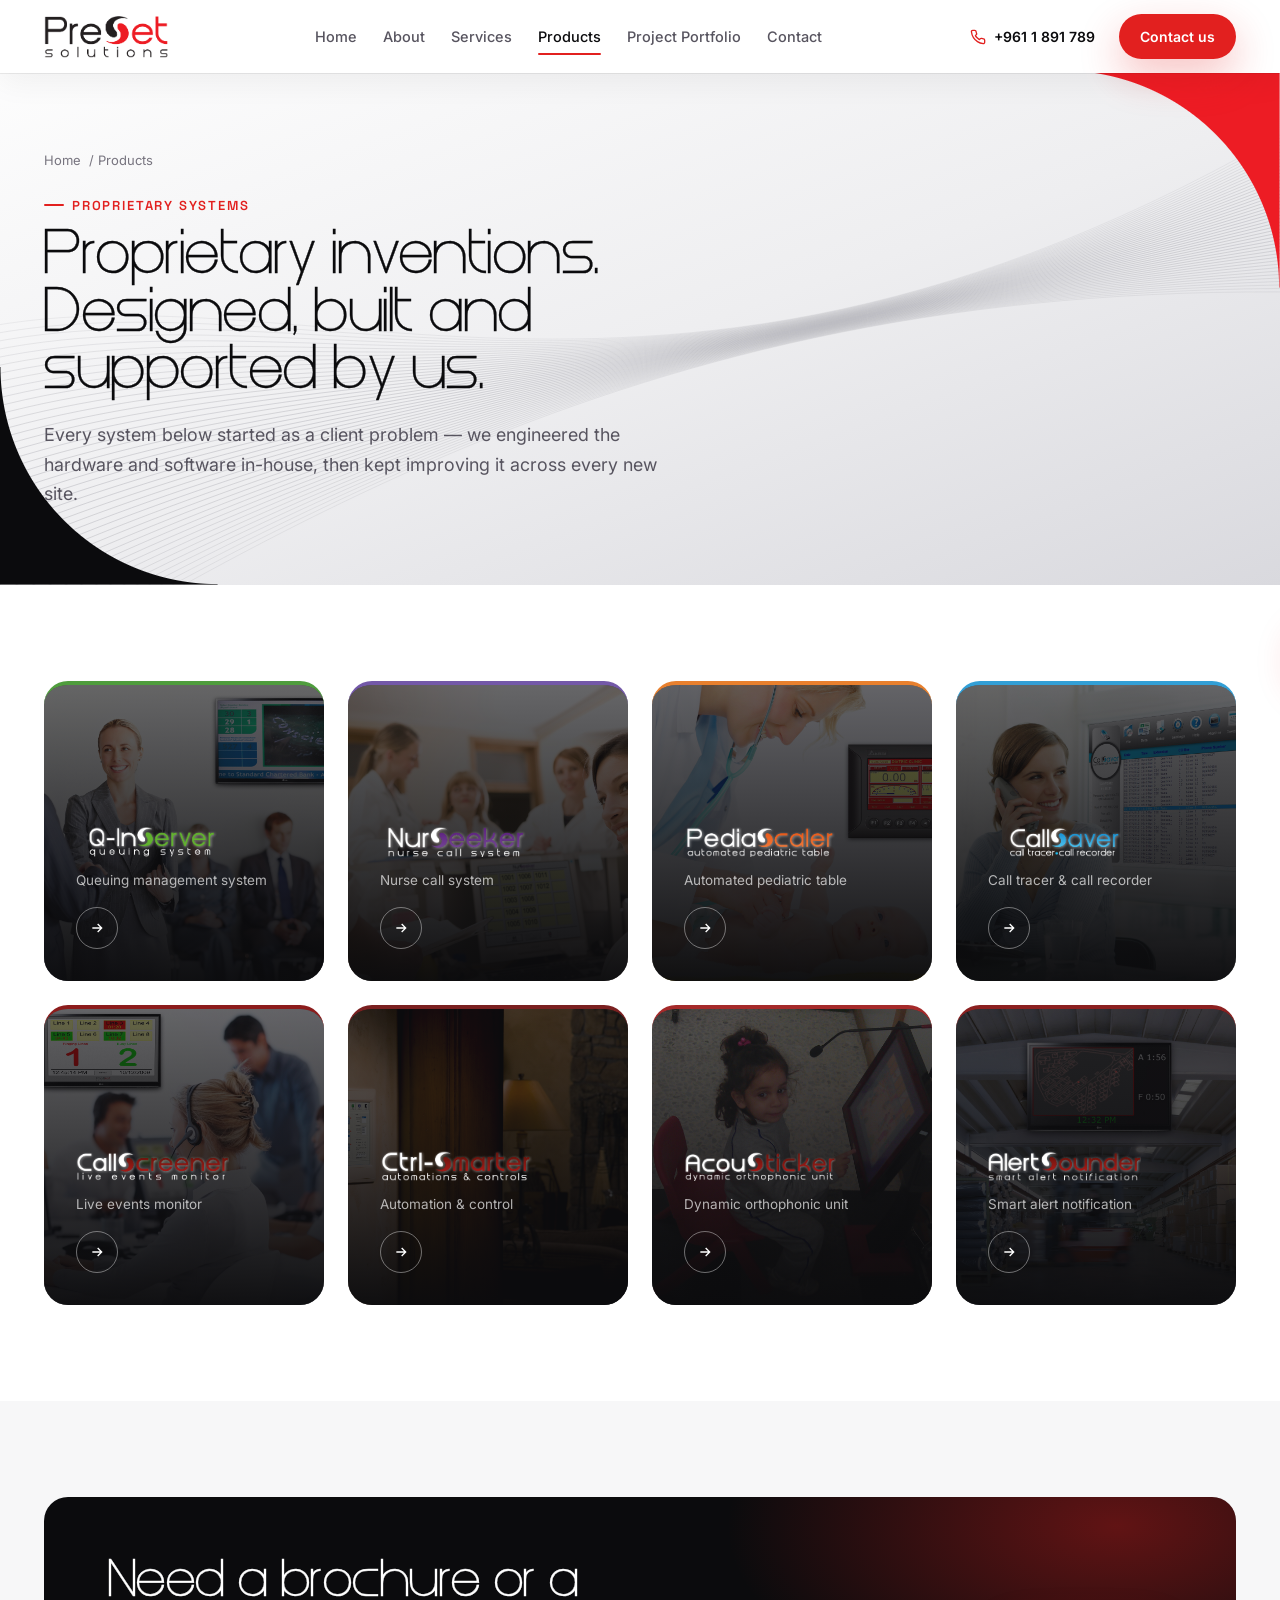
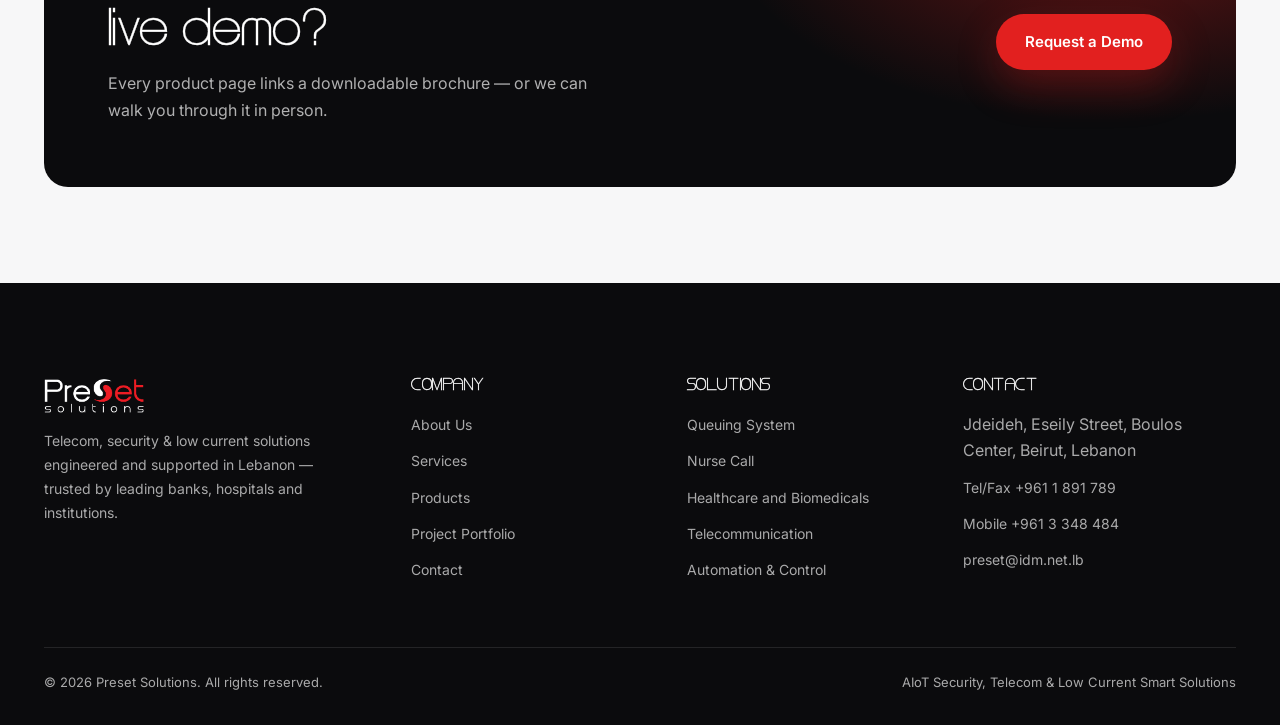
<file: products.html>
<!doctype html>
<html lang="en">
<head>
<meta charset="UTF-8">
<meta name="viewport" content="width=device-width, initial-scale=1">
<title>Products — Preset Solutions</title>
<meta name="description" content="Proprietary hardware and software inventions engineered by Preset Solutions — Q-InServer, NurSeeker, PediaScaler, CallSaver, CallScreener, Ctrl-Smarter, Acousticker and AlertSounder.">
<link rel="icon" href="assets/img/logo.png">
<link rel="stylesheet" href="css/style.css?v=20261017c">
</head>
<body>

<nav class="nav">
  <div class="container">
    <a href="index.html" class="nav-logo"><img src="assets/img/logo.png" alt="Preset Solutions"></a>
    <div class="nav-links">
      <a href="index.html">Home</a>
      <a href="about.html">About</a>
      <a href="services.html">Services</a>
      <a href="products.html">Products</a>
      <a href="portfolio.html">Project Portfolio</a>
      <a href="contact.html">Contact</a>
    </div>
    <div class="nav-right">
      <a href="tel:+9611891789" class="nav-phone">
        <svg viewBox="0 0 24 24" fill="none" stroke="currentColor" stroke-width="2" stroke-linecap="round" stroke-linejoin="round"><path d="M22 16.92v3a2 2 0 0 1-2.18 2 19.79 19.79 0 0 1-8.63-3.07 19.5 19.5 0 0 1-6-6 19.79 19.79 0 0 1-3.07-8.67A2 2 0 0 1 4.11 2h3a2 2 0 0 1 2 1.72c.13.96.36 1.9.7 2.81a2 2 0 0 1-.45 2.11L8.09 9.91a16 16 0 0 0 6 6l1.27-1.27a2 2 0 0 1 2.11-.45c.91.34 1.85.57 2.81.7A2 2 0 0 1 22 16.92z"/></svg>
        +961 1 891 789
      </a>
      <a href="contact.html" class="btn btn-primary btn-sm">Contact us</a>
      <button class="nav-toggle" aria-label="Open menu">
        <svg viewBox="0 0 24 24" fill="none" stroke="currentColor" stroke-width="2" stroke-linecap="round"><line x1="3" y1="6" x2="21" y2="6"/><line x1="3" y1="12" x2="21" y2="12"/><line x1="3" y1="18" x2="21" y2="18"/></svg>
      </button>
    </div>
  </div>
</nav>

<div class="mobile-panel">
  <div class="mobile-panel-top">
    <img src="assets/img/logo.png" alt="Preset Solutions">
    <button class="mobile-panel-close" aria-label="Close menu"><svg viewBox="0 0 24 24" fill="none" stroke="currentColor" stroke-width="2" stroke-linecap="round"><line x1="18" y1="6" x2="6" y2="18"/><line x1="6" y1="6" x2="18" y2="18"/></svg></button>
  </div>
  <div class="mobile-links">
    <a href="index.html">Home</a>
    <a href="about.html">About</a>
    <a href="services.html">Services</a>
    <a href="products.html">Products</a>
    <a href="portfolio.html">Project Portfolio</a>
    <a href="contact.html">Contact</a>
  </div>
  <a href="contact.html" class="btn btn-primary btn-block">Contact us</a>
</div>

<header class="page-hero">
  <div class="container">
    <div class="breadcrumb"><a href="index.html">Home</a> / Products</div>
    <span class="eyebrow">Proprietary Systems</span>
    <h1 class="mt-4">Proprietary inventions. Designed, built and supported by us.</h1>
    <p class="lede">Every system below started as a client problem — we engineered the hardware and software in-house, then kept improving it across every new site.</p>
  </div>
</header>

<section class="section">
  <div class="container">
    <div class="grid grid-4 js-product-grid" data-limit="8"></div>
  </div>
</section>

<section class="section bg-alt">
  <div class="container">
    <div class="cta-band reveal" style="background:var(--ink);">
      <div class="cta-band-inner">
        <div>
          <h2 style="color:#fff;">Need a brochure or a live demo?</h2>
          <p>Every product page links a downloadable brochure — or we can walk you through it in person.</p>
        </div>
        <a href="contact.html" class="btn btn-primary">Request a Demo</a>
      </div>
    </div>
  </div>
</section>

<footer class="footer">
  <div class="container">
    <div class="footer-grid">
      <div>
        <div class="footer-logo"><img src="assets/img/logo-white.png" alt="Preset Solutions"></div>
        <p>Telecom, security &amp; low current solutions engineered and supported in Lebanon — trusted by leading banks, hospitals and institutions.</p>
      </div>
      <div>
        <h4>Company</h4>
        <ul>
          <li><a href="about.html">About Us</a></li>
          <li><a href="services.html">Services</a></li>
          <li><a href="products.html">Products</a></li>
          <li><a href="portfolio.html">Project Portfolio</a></li>
          <li><a href="contact.html">Contact</a></li>
        </ul>
      </div>
      <div>
        <h4>Solutions</h4>
        <ul>
          <li><a href="product-qinserver.html">Queuing System</a></li>
          <li><a href="product-nurseeker.html">Nurse Call</a></li>
          <li><a href="product-pediascaler.html">Healthcare and Biomedicals</a></li>
          <li><a href="product-callsaver.html">Telecommunication</a></li>
          <li><a href="product-ctrlsmarter.html">Automation &amp; Control</a></li>
        </ul>
      </div>
      <div>
        <h4>Contact</h4>
        <ul>
          <li>Jdeideh, Eseily Street, Boulos Center, Beirut, Lebanon</li>
          <li><a href="tel:+9611891789">Tel/Fax +961 1 891 789</a></li>
          <li><a href="tel:+9613348484">Mobile +961 3 348 484</a></li>
          <li><a href="mailto:preset@idm.net.lb">preset@idm.net.lb</a></li>
        </ul>
      </div>
    </div>
    <div class="footer-bottom">
      <span>&copy; <span class="js-year"></span> Preset Solutions. All rights reserved.</span>
      <span>AIoT Security, Telecom &amp; Low Current Smart Solutions</span>
    </div>
  </div>
</footer>

<button class="back-to-top" aria-label="Back to top">
  <svg viewBox="0 0 24 24" fill="none" stroke="currentColor" stroke-width="2"><path d="M12 19V5M5 12l7-7 7 7"/></svg>
</button>

<script src="js/clients-data.js?v=20261017c"></script>
<script src="js/products-data.js?v=20261017c"></script>
<script src="js/main.js?v=20261017c"></script>
</body>
</html>
</file>
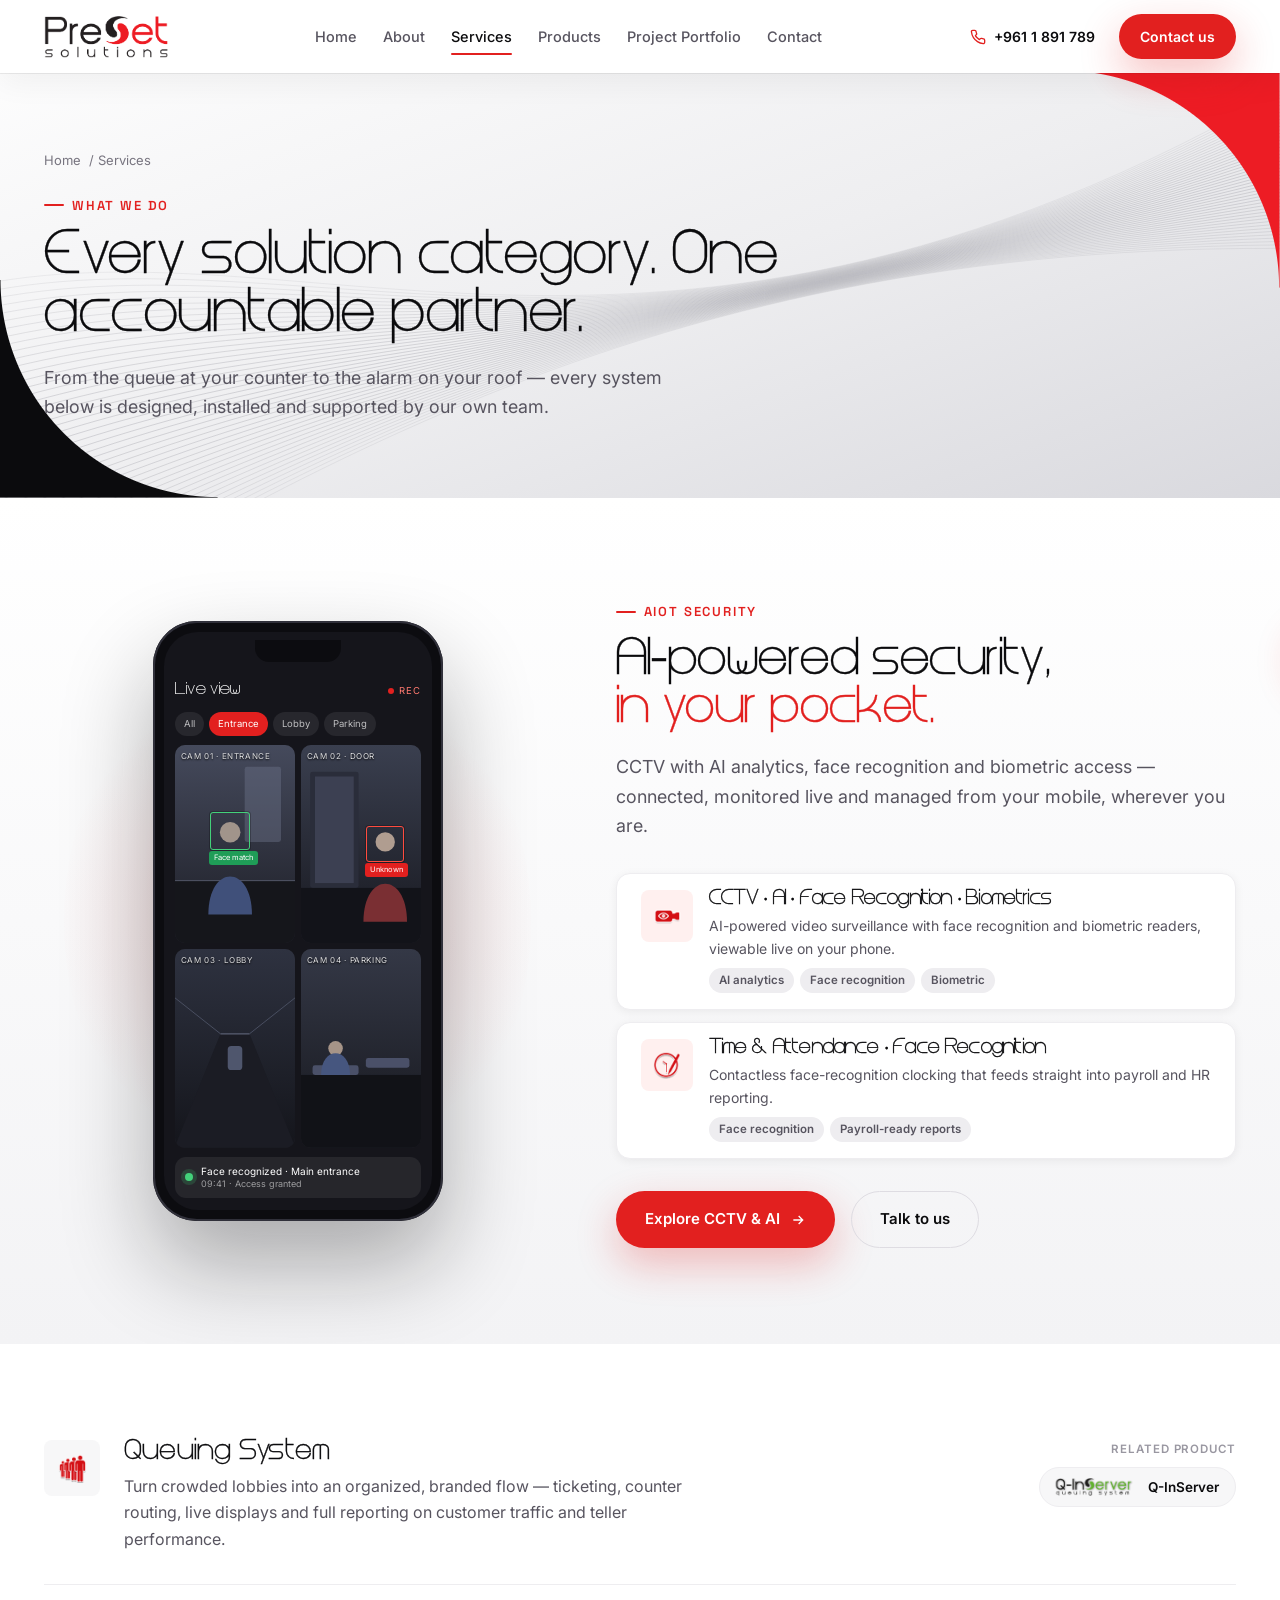
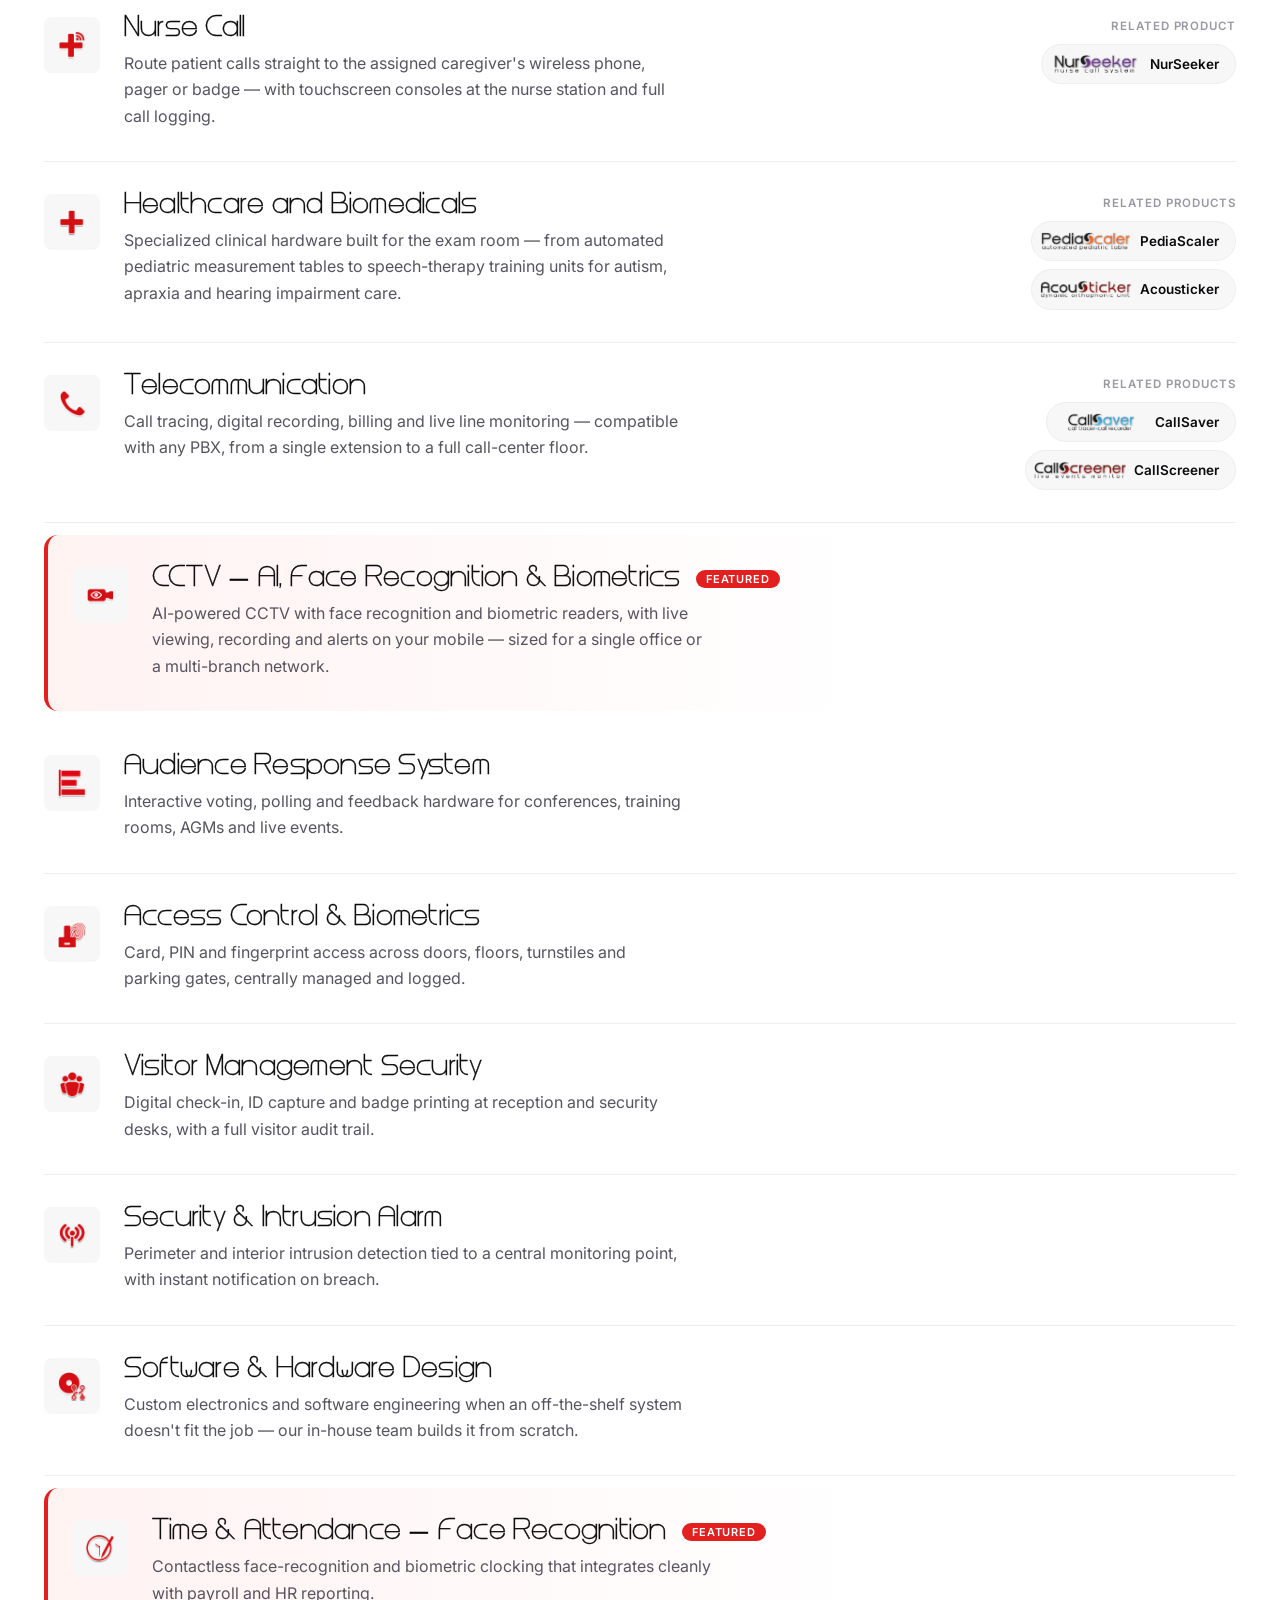
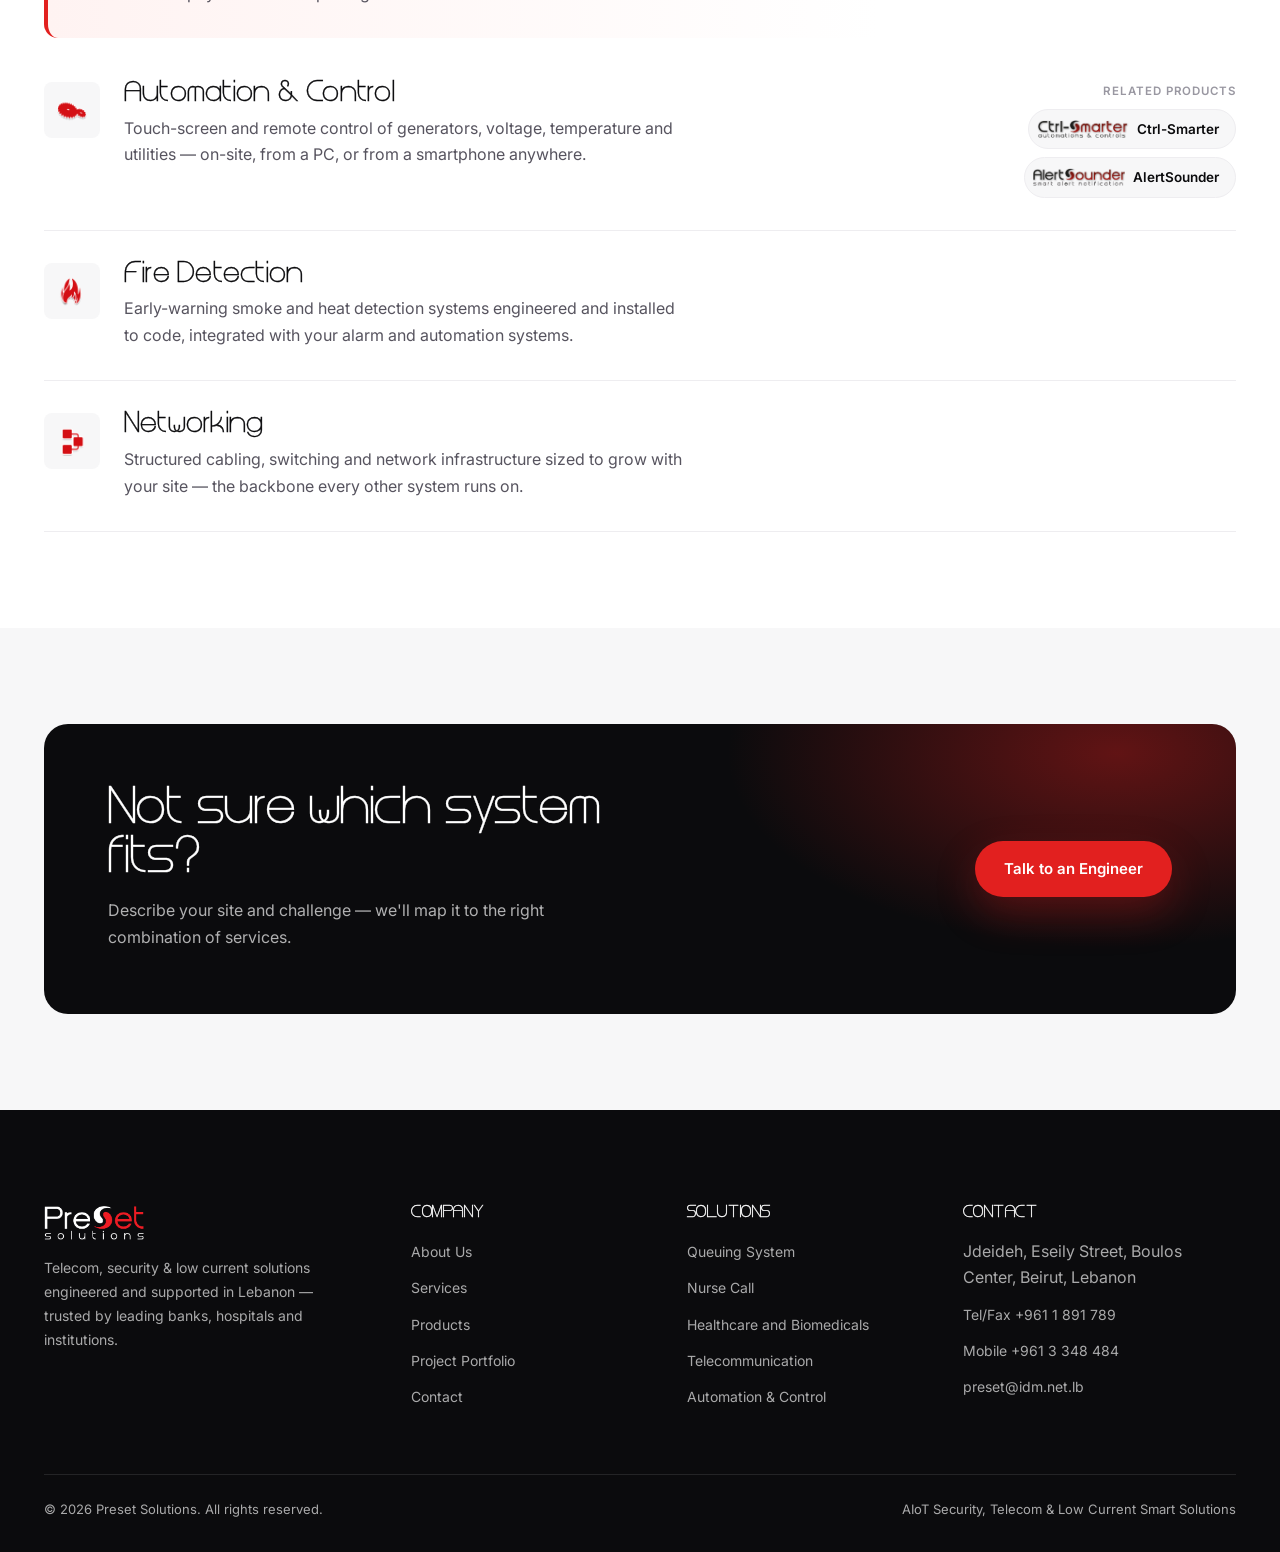
<file: services.html>
<!doctype html>
<html lang="en">
<head>
<meta charset="UTF-8">
<meta name="viewport" content="width=device-width, initial-scale=1">
<title>Services — Preset Solutions</title>
<meta name="description" content="AIoT security, CCTV with face recognition, time & attendance, queuing, nurse call, access control, fire detection, networking, automation and more — engineered by Preset Solutions.">
<link rel="icon" href="assets/img/logo.png">
<link rel="stylesheet" href="css/style.css?v=20261017c">
</head>
<body>

<nav class="nav">
  <div class="container">
    <a href="index.html" class="nav-logo"><img src="assets/img/logo.png" alt="Preset Solutions"></a>
    <div class="nav-links">
      <a href="index.html">Home</a>
      <a href="about.html">About</a>
      <a href="services.html">Services</a>
      <a href="products.html">Products</a>
      <a href="portfolio.html">Project Portfolio</a>
      <a href="contact.html">Contact</a>
    </div>
    <div class="nav-right">
      <a href="tel:+9611891789" class="nav-phone">
        <svg viewBox="0 0 24 24" fill="none" stroke="currentColor" stroke-width="2" stroke-linecap="round" stroke-linejoin="round"><path d="M22 16.92v3a2 2 0 0 1-2.18 2 19.79 19.79 0 0 1-8.63-3.07 19.5 19.5 0 0 1-6-6 19.79 19.79 0 0 1-3.07-8.67A2 2 0 0 1 4.11 2h3a2 2 0 0 1 2 1.72c.13.96.36 1.9.7 2.81a2 2 0 0 1-.45 2.11L8.09 9.91a16 16 0 0 0 6 6l1.27-1.27a2 2 0 0 1 2.11-.45c.91.34 1.85.57 2.81.7A2 2 0 0 1 22 16.92z"/></svg>
        +961 1 891 789
      </a>
      <a href="contact.html" class="btn btn-primary btn-sm">Contact us</a>
      <button class="nav-toggle" aria-label="Open menu">
        <svg viewBox="0 0 24 24" fill="none" stroke="currentColor" stroke-width="2" stroke-linecap="round"><line x1="3" y1="6" x2="21" y2="6"/><line x1="3" y1="12" x2="21" y2="12"/><line x1="3" y1="18" x2="21" y2="18"/></svg>
      </button>
    </div>
  </div>
</nav>

<div class="mobile-panel">
  <div class="mobile-panel-top">
    <img src="assets/img/logo.png" alt="Preset Solutions">
    <button class="mobile-panel-close" aria-label="Close menu"><svg viewBox="0 0 24 24" fill="none" stroke="currentColor" stroke-width="2" stroke-linecap="round"><line x1="18" y1="6" x2="6" y2="18"/><line x1="6" y1="6" x2="18" y2="18"/></svg></button>
  </div>
  <div class="mobile-links">
    <a href="index.html">Home</a>
    <a href="about.html">About</a>
    <a href="services.html">Services</a>
    <a href="products.html">Products</a>
    <a href="portfolio.html">Project Portfolio</a>
    <a href="contact.html">Contact</a>
  </div>
  <a href="contact.html" class="btn btn-primary btn-block">Contact us</a>
</div>

<header class="page-hero">
  <div class="container">
    <div class="breadcrumb"><a href="index.html">Home</a> / Services</div>
    <span class="eyebrow">What We Do</span>
    <h1 class="mt-4">Every solution category. One accountable partner.</h1>
    <p class="lede">From the queue at your counter to the alarm on your roof — every system below is designed, installed and supported by our own team.</p>
  </div>
</header>

<!-- ===== AIoT SECURITY ===== -->
<section class="section aiot" id="aiot">
  <div class="container">
    <div class="aiot-grid">
      <div class="aiot-visual reveal-scale" aria-hidden="true">
        <div class="phone">
          <div class="phone-screen">
            <div class="ps-head"><b>Live view</b><span class="ps-live">Rec</span></div>
            <div class="ps-tabs"><span>All</span><span class="on">Entrance</span><span>Lobby</span><span>Parking</span></div>
            <div class="cam-grid">
              <div class="cam">
                <svg viewBox="0 0 100 164" preserveAspectRatio="xMidYMid slice"><defs><linearGradient id="cg1" x1="0" y1="0" x2="0" y2="1"><stop offset="0" stop-color="#454a5c"/><stop offset="1" stop-color="#1c1d25"/></linearGradient></defs><rect width="100" height="164" fill="url(#cg1)"/><rect x="58" y="18" width="30" height="62" rx="2" fill="#6b7287" opacity=".45"/><rect y="112" width="100" height="52" fill="#15161b"/><path d="M0 112H100" stroke="#5a5f73" stroke-width=".7"/><circle cx="46" cy="72" r="8.5" fill="#a1948b"/><path d="M28 140C28 98 64 98 64 140Z" fill="#40507a"/></svg>
                <span class="cam-tag">CAM 01 · ENTRANCE</span>
                <span class="face ok" data-label="Face match" style="left:29%;top:34%;width:34%;height:19%"></span>
              </div>
              <div class="cam">
                <svg viewBox="0 0 100 164" preserveAspectRatio="xMidYMid slice"><defs><linearGradient id="cg2" x1="0" y1="0" x2="0" y2="1"><stop offset="0" stop-color="#3a3f4f"/><stop offset="1" stop-color="#17181f"/></linearGradient></defs><rect width="100" height="164" fill="url(#cg2)"/><rect x="8" y="22" width="40" height="96" rx="2" fill="#2a2d3a"/><rect x="12" y="26" width="32" height="88" fill="#4b5166" opacity=".55"/><rect y="118" width="100" height="46" fill="#121319"/><circle cx="70" cy="80" r="8" fill="#b09d90"/><path d="M52 146C52 104 88 104 88 146Z" fill="#7a2f33"/></svg>
                <span class="cam-tag">CAM 02 · DOOR</span>
                <span class="face" data-label="Unknown" style="left:54%;top:41%;width:32%;height:18%"></span>
              </div>
              <div class="cam">
                <svg viewBox="0 0 100 164" preserveAspectRatio="xMidYMid slice"><defs><linearGradient id="cg3" x1="0" y1="0" x2="0" y2="1"><stop offset="0" stop-color="#2e3240"/><stop offset="1" stop-color="#14151b"/></linearGradient></defs><rect width="100" height="164" fill="url(#cg3)"/><path d="M0 164L38 70H62L100 164Z" fill="#1b1c24"/><path d="M38 70H62" stroke="#5a5f73"/><path d="M0 40L38 70M100 40L62 70" stroke="#4a4f62" stroke-width=".8"/><rect x="44" y="80" width="12" height="20" rx="3" fill="#5d6580" opacity=".8"/></svg>
                <span class="cam-tag">CAM 03 · LOBBY</span>
              </div>
              <div class="cam">
                <svg viewBox="0 0 100 164" preserveAspectRatio="xMidYMid slice"><defs><linearGradient id="cg4" x1="0" y1="0" x2="0" y2="1"><stop offset="0" stop-color="#343846"/><stop offset="1" stop-color="#16171d"/></linearGradient></defs><rect width="100" height="164" fill="url(#cg4)"/><rect y="104" width="100" height="60" fill="#111217"/><rect x="10" y="96" width="38" height="8" rx="2" fill="#4a5068"/><rect x="54" y="90" width="36" height="8" rx="2" fill="#4a5068"/><circle cx="29" cy="82" r="6" fill="#a69488"/><path d="M17 104C17 80 41 80 41 104Z" fill="#46567f"/></svg>
                <span class="cam-tag">CAM 04 · PARKING</span>
              </div>
            </div>
            <div class="ps-event"><i></i><div>Face recognized · Main entrance<small>09:41 · Access granted</small></div></div>
          </div>
        </div>
      </div>
      <div class="reveal">
        <span class="eyebrow">AIoT Security</span>
        <h2 class="mt-4">AI-powered security, <span class="tag-red">in your pocket.</span></h2>
        <p class="lede mt-4">CCTV with AI analytics, face recognition and biometric access — connected, monitored live and managed from your mobile, wherever you are.</p>
        <div class="aiot-points stagger">
          <div class="aiot-card reveal">
            <div class="service-icon"><img src="assets/img/icons/video.png" alt=""></div>
            <div>
              <h3>CCTV · AI · Face Recognition · Biometrics</h3>
              <p>AI-powered video surveillance with face recognition and biometric readers, viewable live on your phone.</p>
              <div class="chips"><span>AI analytics</span><span>Face recognition</span><span>Biometric</span></div>
            </div>
          </div>
          <div class="aiot-card reveal">
            <div class="service-icon"><img src="assets/img/icons/time.png" alt=""></div>
            <div>
              <h3>Time &amp; Attendance · Face Recognition</h3>
              <p>Contactless face-recognition clocking that feeds straight into payroll and HR reporting.</p>
              <div class="chips"><span>Face recognition</span><span>Payroll-ready reports</span></div>
            </div>
          </div>
        </div>
        <div class="hero-cta" style="margin-top:32px;">
          <a href="services.html#video" class="btn btn-primary">Explore CCTV &amp; AI
            <svg viewBox="0 0 24 24" fill="none" stroke="currentColor" stroke-width="2"><path d="M5 12h14M13 6l6 6-6 6"/></svg>
          </a>
          <a href="contact.html" class="btn btn-outline">Talk to us</a>
        </div>
      </div>
    </div>
  </div>
</section>

<section class="section">
  <div class="container">
    <div class="service-list">

      <div class="service-row reveal" id="queuing">
        <div class="sr-icon"><img src="assets/img/icons/queuing.png" alt=""></div>
        <div>
          <h3>Queuing System</h3>
          <p>Turn crowded lobbies into an organized, branded flow — ticketing, counter routing, live displays and full reporting on customer traffic and teller performance.</p>
        </div>
        <div class="sr-related"><span>Related product</span>
          <a class="related-chip acc-qinserver" href="product-qinserver.html"><img src="assets/img/sublogos/qinserver.png" alt="">Q-InServer</a>
        </div>
      </div>

      <div class="service-row reveal" id="nursecall">
        <div class="sr-icon"><img src="assets/img/icons/nursecall.png" alt=""></div>
        <div>
          <h3>Nurse Call</h3>
          <p>Route patient calls straight to the assigned caregiver's wireless phone, pager or badge — with touchscreen consoles at the nurse station and full call logging.</p>
        </div>
        <div class="sr-related"><span>Related product</span>
          <a class="related-chip acc-nurseeker" href="product-nurseeker.html"><img src="assets/img/sublogos/nurseeker.png" alt="">NurSeeker</a>
        </div>
      </div>

      <div class="service-row reveal" id="health">
        <div class="sr-icon"><img src="assets/img/icons/health.png" alt=""></div>
        <div>
          <h3>Healthcare and Biomedicals</h3>
          <p>Specialized clinical hardware built for the exam room — from automated pediatric measurement tables to speech-therapy training units for autism, apraxia and hearing impairment care.</p>
        </div>
        <div class="sr-related"><span>Related products</span>
          <a class="related-chip acc-pediascaler" href="product-pediascaler.html"><img src="assets/img/sublogos/pediascaler.png" alt="">PediaScaler</a>
          <a class="related-chip acc-acousticker" href="product-acousticker.html"><img src="assets/img/sublogos/acousticker.png" alt="">Acousticker</a>
        </div>
      </div>

      <div class="service-row reveal" id="telecom">
        <div class="sr-icon"><img src="assets/img/icons/telecom.png" alt=""></div>
        <div>
          <h3>Telecommunication</h3>
          <p>Call tracing, digital recording, billing and live line monitoring — compatible with any PBX, from a single extension to a full call-center floor.</p>
        </div>
        <div class="sr-related"><span>Related products</span>
          <a class="related-chip acc-callsaver" href="product-callsaver.html"><img src="assets/img/sublogos/callsaver.png" alt="">CallSaver</a>
          <a class="related-chip acc-callscreener" href="product-callscreener.html"><img src="assets/img/sublogos/callscreener.png" alt="">CallScreener</a>
        </div>
      </div>

      <div class="service-row featured reveal" id="video">
        <div class="sr-icon"><img src="assets/img/icons/video.png" alt=""></div>
        <div>
          <h3>CCTV — AI, Face Recognition &amp; Biometrics <span class="pill-featured">Featured</span></h3>
          <p>AI-powered CCTV with face recognition and biometric readers, with live viewing, recording and alerts on your mobile — sized for a single office or a multi-branch network.</p>
        </div>
      </div>

      <div class="service-row reveal" id="audience">
        <div class="sr-icon"><img src="assets/img/icons/audience.png" alt=""></div>
        <div>
          <h3>Audience Response System</h3>
          <p>Interactive voting, polling and feedback hardware for conferences, training rooms, AGMs and live events.</p>
        </div>
      </div>

      <div class="service-row reveal" id="access">
        <div class="sr-icon"><img src="assets/img/icons/access.png" alt=""></div>
        <div>
          <h3>Access Control &amp; Biometrics</h3>
          <p>Card, PIN and fingerprint access across doors, floors, turnstiles and parking gates, centrally managed and logged.</p>
        </div>
      </div>

      <div class="service-row reveal" id="visitor">
        <div class="sr-icon"><img src="assets/img/icons/visitor.png" alt=""></div>
        <div>
          <h3>Visitor Management Security</h3>
          <p>Digital check-in, ID capture and badge printing at reception and security desks, with a full visitor audit trail.</p>
        </div>
      </div>

      <div class="service-row reveal" id="alarm">
        <div class="sr-icon"><img src="assets/img/icons/alarm.png" alt=""></div>
        <div>
          <h3>Security &amp; Intrusion Alarm</h3>
          <p>Perimeter and interior intrusion detection tied to a central monitoring point, with instant notification on breach.</p>
        </div>
      </div>

      <div class="service-row reveal" id="softdesign">
        <div class="sr-icon"><img src="assets/img/icons/softdesign.png" alt=""></div>
        <div>
          <h3>Software &amp; Hardware Design</h3>
          <p>Custom electronics and software engineering when an off-the-shelf system doesn't fit the job — our in-house team builds it from scratch.</p>
        </div>
      </div>

      <div class="service-row featured reveal" id="time">
        <div class="sr-icon"><img src="assets/img/icons/time.png" alt=""></div>
        <div>
          <h3>Time &amp; Attendance — Face Recognition <span class="pill-featured">Featured</span></h3>
          <p>Contactless face-recognition and biometric clocking that integrates cleanly with payroll and HR reporting.</p>
        </div>
      </div>

      <div class="service-row reveal" id="automation">
        <div class="sr-icon"><img src="assets/img/icons/automation.png" alt=""></div>
        <div>
          <h3>Automation &amp; Control</h3>
          <p>Touch-screen and remote control of generators, voltage, temperature and utilities — on-site, from a PC, or from a smartphone anywhere.</p>
        </div>
        <div class="sr-related"><span>Related products</span>
          <a class="related-chip acc-ctrlsmarter" href="product-ctrlsmarter.html"><img src="assets/img/sublogos/ctrlsmarter.png" alt="">Ctrl-Smarter</a>
          <a class="related-chip acc-alertsounder" href="product-alertsounder.html"><img src="assets/img/sublogos/alertsounder.png" alt="">AlertSounder</a>
        </div>
      </div>

      <div class="service-row reveal" id="fire">
        <div class="sr-icon"><img src="assets/img/icons/fire.png" alt=""></div>
        <div>
          <h3>Fire Detection</h3>
          <p>Early-warning smoke and heat detection systems engineered and installed to code, integrated with your alarm and automation systems.</p>
        </div>
      </div>

      <div class="service-row reveal" id="networking">
        <div class="sr-icon"><img src="assets/img/icons/networking.png" alt=""></div>
        <div>
          <h3>Networking</h3>
          <p>Structured cabling, switching and network infrastructure sized to grow with your site — the backbone every other system runs on.</p>
        </div>
      </div>

    </div>
  </div>
</section>

<section class="section bg-alt">
  <div class="container">
    <div class="cta-band reveal" style="background:var(--ink);">
      <div class="cta-band-inner">
        <div>
          <h2 style="color:#fff;">Not sure which system fits?</h2>
          <p>Describe your site and challenge — we'll map it to the right combination of services.</p>
        </div>
        <a href="contact.html" class="btn btn-primary">Talk to an Engineer</a>
      </div>
    </div>
  </div>
</section>

<footer class="footer">
  <div class="container">
    <div class="footer-grid">
      <div>
        <div class="footer-logo"><img src="assets/img/logo-white.png" alt="Preset Solutions"></div>
        <p>Telecom, security &amp; low current solutions engineered and supported in Lebanon — trusted by leading banks, hospitals and institutions.</p>
      </div>
      <div>
        <h4>Company</h4>
        <ul>
          <li><a href="about.html">About Us</a></li>
          <li><a href="services.html">Services</a></li>
          <li><a href="products.html">Products</a></li>
          <li><a href="portfolio.html">Project Portfolio</a></li>
          <li><a href="contact.html">Contact</a></li>
        </ul>
      </div>
      <div>
        <h4>Solutions</h4>
        <ul>
          <li><a href="product-qinserver.html">Queuing System</a></li>
          <li><a href="product-nurseeker.html">Nurse Call</a></li>
          <li><a href="product-pediascaler.html">Healthcare and Biomedicals</a></li>
          <li><a href="product-callsaver.html">Telecommunication</a></li>
          <li><a href="product-ctrlsmarter.html">Automation &amp; Control</a></li>
        </ul>
      </div>
      <div>
        <h4>Contact</h4>
        <ul>
          <li>Jdeideh, Eseily Street, Boulos Center, Beirut, Lebanon</li>
          <li><a href="tel:+9611891789">Tel/Fax +961 1 891 789</a></li>
          <li><a href="tel:+9613348484">Mobile +961 3 348 484</a></li>
          <li><a href="mailto:preset@idm.net.lb">preset@idm.net.lb</a></li>
        </ul>
      </div>
    </div>
    <div class="footer-bottom">
      <span>&copy; <span class="js-year"></span> Preset Solutions. All rights reserved.</span>
      <span>AIoT Security, Telecom &amp; Low Current Smart Solutions</span>
    </div>
  </div>
</footer>

<button class="back-to-top" aria-label="Back to top">
  <svg viewBox="0 0 24 24" fill="none" stroke="currentColor" stroke-width="2"><path d="M12 19V5M5 12l7-7 7 7"/></svg>
</button>

<script src="js/clients-data.js?v=20261017c"></script>
<script src="js/products-data.js?v=20261017c"></script>
<script src="js/main.js?v=20261017c"></script>
</body>
</html>
</file>
<file: css/style.css>
/* ==========================================================================
   Preset Solutions — Design System
   ========================================================================== */

@import url('https://fonts.googleapis.com/css2?family=Space+Grotesk:wght@500;600;700&family=Inter:wght@400;500;600;700&display=swap');

:root{
  /* Brand */
  --ink: #0b0b0d;
  --ink-800: #141317;
  --ink-700: #1c1b21;
  --ink-600: #2a2930;
  --paper: #ffffff;
  --gray-50: #f7f7f8;
  --gray-100: #eeedf0;
  --gray-200: #dedce2;
  --gray-400: #9997a1;
  --gray-500: #77747f;
  --gray-600: #57545f;

  --red: #e2201f;
  --red-dark: #a8140f;
  --red-light: #ff5147;

  /* Product accents */
  --acc-qinserver: #4f9d3d;
  --acc-nurseeker: #7358a8;
  --acc-pediascaler: #e8802e;
  --acc-callsaver: #329fd6;
  --acc-callscreener: #8c1c1c;
  --acc-ctrlsmarter: #7a2020;
  --acc-acousticker: #a52a2a;
  --acc-alertsounder: #8b2020;

  /* Type */
  --font-head: 'Space Grotesk', 'Inter', sans-serif;
  --font-body: 'Inter', sans-serif;

  /* Spacing scale */
  --space-1: 4px; --space-2: 8px; --space-3: 12px; --space-4: 16px;
  --space-5: 24px; --space-6: 32px; --space-7: 48px; --space-8: 64px;
  --space-9: 96px; --space-10: 128px;

  /* Layout */
  --container: 1240px;
  --radius-sm: 8px; --radius-md: 14px; --radius-lg: 24px; --radius-full: 999px;

  /* Motion */
  --ease: cubic-bezier(.22,.68,0,1);
  --ease-out: cubic-bezier(.16,1,.3,1);
  --dur-fast: .2s; --dur-med: .45s; --dur-slow: .8s;

  --shadow-sm: 0 2px 10px rgba(11,11,13,.06);
  --shadow-md: 0 12px 32px rgba(11,11,13,.10);
  --shadow-lg: 0 24px 64px rgba(11,11,13,.16);
  --shadow-red: 0 16px 40px rgba(226,32,31,.28);
}

@media (prefers-reduced-motion: reduce){
  *, *::before, *::after{ animation-duration: .01ms !important; animation-iteration-count: 1 !important; transition-duration: .01ms !important; scroll-behavior: auto !important; }
}

/* ---------- Reset ---------- */
*,*::before,*::after{ box-sizing: border-box; }
html{ scroll-behavior: smooth; }
body{
  margin:0; background: var(--paper); color: var(--ink);
  font-family: var(--font-body); font-size: 16px; line-height: 1.65;
  -webkit-font-smoothing: antialiased; overflow-x: hidden;
}
img{ max-width:100%; display:block; }
a{ color: inherit; text-decoration:none; }
ul{ margin:0; padding:0; list-style:none; }
button{ font-family:inherit; cursor:pointer; }
h1,h2,h3,h4{ font-family: var(--font-head); font-weight:700; line-height:1.12; margin:0; letter-spacing:-.01em; }
p{ margin:0; }
section{ position:relative; }

.container{ max-width: var(--container); margin:0 auto; padding: 0 var(--space-5); }
@media (max-width:640px){ .container{ padding:0 var(--space-4); } }

.eyebrow{
  display:inline-flex; align-items:center; gap:8px; font-family:var(--font-head);
  font-size:13px; font-weight:600; letter-spacing:.14em; text-transform:uppercase;
  color: var(--red);
}
.eyebrow::before{ content:''; width:20px; height:2px; background:var(--red); border-radius:2px; }

h1{ font-size: clamp(2.4rem, 5vw, 4.2rem); }
h2{ font-size: clamp(1.9rem, 3.4vw, 2.8rem); }
h3{ font-size: clamp(1.25rem, 2vw, 1.5rem); }
.lede{ font-size: clamp(1.05rem, 1.4vw, 1.2rem); color: var(--gray-600); max-width:640px; }
.section-head{ margin-bottom: var(--space-7); max-width:720px; }
.section-head.center{ margin-left:auto; margin-right:auto; text-align:center; }

/* ---------- Buttons ---------- */
.btn{
  display:inline-flex; align-items:center; justify-content:center; gap:10px;
  padding: 15px 28px; border-radius: var(--radius-full); font-weight:600; font-size:15px;
  border:1px solid transparent; transition: transform var(--dur-fast) var(--ease), box-shadow var(--dur-fast) var(--ease), background var(--dur-fast), border-color var(--dur-fast), color var(--dur-fast);
  white-space: nowrap;
}
.btn svg{ width:16px; height:16px; flex:none; }
.btn-primary{ background: var(--red); color:#fff; box-shadow: var(--shadow-red); }
.btn-primary:hover{ background: var(--red-dark); transform: translateY(-2px); box-shadow: 0 20px 44px rgba(226,32,31,.36); }
.btn-dark{ background: var(--ink); color:#fff; }
.btn-dark:hover{ background: var(--ink-700); transform: translateY(-2px); }
.btn-ghost{ background: transparent; border-color: rgba(255,255,255,.28); color:#fff; }
.btn-ghost:hover{ background: rgba(255,255,255,.1); border-color: rgba(255,255,255,.5); }
.btn-outline{ background: transparent; border-color: var(--gray-200); color: var(--ink); }
.btn-outline:hover{ border-color: var(--ink); background: var(--gray-50); }
.btn-sm{ padding: 10px 20px; font-size:14px; }
.btn-block{ width:100%; }

/* ---------- Nav ---------- */
.nav{
  position: fixed; top:0; left:0; right:0; z-index:100;
  padding: 22px 0; transition: padding var(--dur-med) var(--ease), background var(--dur-med) var(--ease), box-shadow var(--dur-med) var(--ease);
}
.nav .container{ display:flex; align-items:center; justify-content:space-between; gap: var(--space-5); }
.nav.is-scrolled{ padding: 12px 0; background: rgba(11,11,13,.82); backdrop-filter: blur(14px); box-shadow: 0 8px 30px rgba(0,0,0,.25); }
.nav-logo{ display:flex; align-items:center; gap:10px; flex:none; }
.nav-logo img{ height: 36px; width:auto; transition: height var(--dur-med); }
.nav.is-scrolled .nav-logo img{ height:30px; }
.nav-links{ display:flex; align-items:center; gap: var(--space-6); }
.nav-links a{
  font-size:14.5px; font-weight:500; color: rgba(255,255,255,.78);
  position:relative; padding: 4px 0; transition: color var(--dur-fast);
}
.nav-links a::after{
  content:''; position:absolute; left:0; right:100%; bottom:-2px; height:2px; background: var(--red);
  transition: right var(--dur-med) var(--ease-out); border-radius:2px;
}
.nav-links a:hover, .nav-links a.active{ color:#fff; }
.nav-links a:hover::after, .nav-links a.active::after{ right:0; }
.nav-right{ display:flex; align-items:center; gap: var(--space-5); }
.nav-phone{ display:flex; align-items:center; gap:8px; color:#fff; font-weight:600; font-size:14px; }
.nav-phone svg{ width:16px; height:16px; color: var(--red); }
.nav-toggle{ display:none; background:none; border:none; padding:8px; }
.nav-toggle svg{ width:26px; height:26px; color:#fff; }

.mobile-panel{
  position: fixed; inset:0; background: var(--ink); z-index: 200;
  display:flex; flex-direction:column; padding: 24px var(--space-4);
  transform: translateX(100%); transition: transform var(--dur-med) var(--ease-out);
}
.mobile-panel.is-open{ transform: translateX(0); }
.mobile-panel-top{ display:flex; align-items:center; justify-content:space-between; margin-bottom: var(--space-8); }
.mobile-panel-top img{ height:32px; }
.mobile-panel-top button{ background:none; border:none; }
.mobile-panel-top button svg{ width:26px; height:26px; color:#fff; }
.mobile-links{ display:flex; flex-direction:column; gap: var(--space-2); }
.mobile-links a{ font-family: var(--font-head); font-size: 1.7rem; font-weight:600; color:#fff; padding: 12px 0; border-bottom:1px solid rgba(255,255,255,.08); }
.mobile-panel .btn{ margin-top: var(--space-6); }

@media (max-width: 980px){
  .nav-links{ display:none; }
  .nav-phone{ display:none; }
  .nav-toggle{ display:inline-flex; }
}

/* ---------- Hero (dark) ---------- */
.hero{
  position:relative; background: var(--ink); color:#fff; overflow:hidden;
  padding: 190px 0 120px;
}
.hero::before{
  content:''; position:absolute; inset:0;
  background:
    radial-gradient(900px 500px at 82% -10%, rgba(226,32,31,.35), transparent 60%),
    radial-gradient(700px 500px at -10% 110%, rgba(226,32,31,.16), transparent 60%),
    linear-gradient(160deg, #0b0b0d 0%, #17161b 55%, #0b0b0d 100%);
}
.hero::after{
  content:''; position:absolute; right:-12%; top:-18%; width:60%; height:140%;
  background: conic-gradient(from 200deg, rgba(226,32,31,.5), transparent 35%);
  filter: blur(90px); opacity:.5; pointer-events:none;
}
.hero-grid{ position:absolute; inset:0; opacity:.35;
  background-image: linear-gradient(rgba(255,255,255,.045) 1px, transparent 1px), linear-gradient(90deg, rgba(255,255,255,.045) 1px, transparent 1px);
  background-size: 56px 56px; mask-image: linear-gradient(to bottom, black, transparent 85%);
}
.hero-content{ position:relative; z-index:2; max-width: 760px; }
.hero .eyebrow{ color: var(--red-light); }
.hero h1{ margin: var(--space-4) 0 var(--space-5); }
.hero h1 .accent{ color: var(--red); }
.hero p.lede{ color: rgba(255,255,255,.72); max-width:600px; }
.hero-cta{ display:flex; gap: var(--space-4); margin-top: var(--space-7); flex-wrap:wrap; }
.hero-stats{ position:relative; z-index:2; display:grid; grid-template-columns: repeat(4,1fr); gap: var(--space-5); margin-top: var(--space-9); padding-top: var(--space-7); border-top:1px solid rgba(255,255,255,.12); }
.stat-num{ font-family: var(--font-head); font-size: clamp(1.8rem,3vw,2.6rem); font-weight:700; color:#fff; }
.stat-num .suffix{ color: var(--red); }
.stat-label{ font-size:13px; color: rgba(255,255,255,.55); margin-top:4px; }
@media (max-width: 860px){ .hero-stats{ grid-template-columns: repeat(2,1fr); } }
@media (max-width: 640px){ .hero{ padding: 150px 0 80px; } }

/* subpage hero (shorter) */
.page-hero{
  position:relative; background: var(--ink); color:#fff; padding: 168px 0 88px; overflow:hidden;
}
.page-hero::before{
  content:''; position:absolute; inset:0;
  background: radial-gradient(800px 420px at 85% 0%, rgba(226,32,31,.32), transparent 60%), linear-gradient(160deg, #0b0b0d 0%, #18171c 100%);
}
.page-hero .container{ position:relative; z-index:2; }
.breadcrumb{ display:flex; align-items:center; gap:8px; font-size:13px; color: rgba(255,255,255,.5); margin-bottom: var(--space-4); }
.breadcrumb a:hover{ color:#fff; }
.page-hero h1{ font-size: clamp(2.2rem, 4vw, 3.2rem); max-width:760px; }
.page-hero .lede{ color: rgba(255,255,255,.68); margin-top: var(--space-4); }

/* ---------- Sections ---------- */
.section{ padding: var(--space-9) 0; }
.section-tight{ padding: var(--space-7) 0; }
.bg-dark{ background: var(--ink); color:#fff; }
.bg-alt{ background: var(--gray-50); }

/* ---------- Reveal animation ---------- */
.reveal{ opacity:0; transform: translateY(28px); transition: opacity .7s var(--ease-out), transform .7s var(--ease-out); }
.reveal.in{ opacity:1; transform: translateY(0); }
.reveal-scale{ opacity:0; transform: scale(.94); transition: opacity .7s var(--ease-out), transform .7s var(--ease-out); }
.reveal-scale.in{ opacity:1; transform: scale(1); }
.stagger > *{ transition-delay: calc(var(--i, 0) * 80ms); }

/* ---------- Cards: Solutions / Services ---------- */
.grid{ display:grid; gap: var(--space-5); }
.grid-3{ grid-template-columns: repeat(3, 1fr); }
.grid-4{ grid-template-columns: repeat(4, 1fr); }
.grid-2{ grid-template-columns: repeat(2, 1fr); }
@media (max-width: 980px){ .grid-4{ grid-template-columns: repeat(2,1fr); } .grid-3{ grid-template-columns: repeat(2,1fr); } }
@media (max-width: 620px){ .grid-4, .grid-3, .grid-2{ grid-template-columns: 1fr; } }

.service-card{
  background:#fff; border:1px solid var(--gray-100); border-radius: var(--radius-md);
  padding: var(--space-6) var(--space-5); transition: transform var(--dur-med) var(--ease-out), box-shadow var(--dur-med) var(--ease-out), border-color var(--dur-fast);
}
.service-card:hover{ transform: translateY(-6px); box-shadow: var(--shadow-md); border-color: transparent; }
.service-icon{
  width:52px; height:52px; border-radius: var(--radius-sm); background: var(--gray-50);
  display:flex; align-items:center; justify-content:center; margin-bottom: var(--space-4);
  transition: background var(--dur-med), transform var(--dur-med);
}
.service-icon img{ width:28px; height:28px; object-fit:contain; }
.service-card:hover .service-icon{ background: #fff0ef; transform: scale(1.08) rotate(-4deg); }
.service-card h3{ margin-bottom:8px; font-size:1.1rem; }
.service-card p{ color: var(--gray-600); font-size:14.5px; }
.service-card .tag{ display:inline-block; margin-top: var(--space-3); font-size:12px; font-weight:600; color: var(--red); }

/* ---------- Product cards ---------- */
.product-card{
  position:relative; border-radius: var(--radius-lg); overflow:hidden; background: var(--ink-800);
  min-height: 300px; display:flex; flex-direction:column; justify-content:flex-end;
  transition: transform var(--dur-med) var(--ease-out), box-shadow var(--dur-med) var(--ease-out);
  border-top: 4px solid var(--card-accent, var(--red));
}
.product-card:hover{ transform: translateY(-8px); box-shadow: var(--shadow-lg); }
.product-card .pc-img{ position:absolute; inset:0; }
.product-card .pc-img img{ width:100%; height:100%; object-fit:cover; opacity:.42; transition: opacity var(--dur-med), transform 1.2s var(--ease-out); }
.product-card:hover .pc-img img{ opacity:.58; transform: scale(1.06); }
.product-card .pc-img::after{ content:''; position:absolute; inset:0; background: linear-gradient(180deg, rgba(11,11,13,.15), rgba(11,11,13,.95)); }
.product-card .pc-body{ position:relative; z-index:2; padding: var(--space-6); color:#fff; }
.product-card .pc-logo{ height:30px; width:auto; margin-bottom:12px; }
.product-card .pc-tagline{ font-size:13.5px; color: rgba(255,255,255,.68); margin-bottom: var(--space-4); }
.product-card .pc-link{ display:inline-flex; align-items:center; gap:6px; font-size:13.5px; font-weight:600; color:#fff; }
.product-card .pc-link svg{ width:14px; height:14px; transition: transform var(--dur-fast); }
.product-card:hover .pc-link svg{ transform: translateX(4px); }

/* ---------- Marquee (client logos) ---------- */
.marquee{ overflow:hidden; position:relative; -webkit-mask-image: linear-gradient(90deg, transparent, black 6%, black 94%, transparent); mask-image: linear-gradient(90deg, transparent, black 6%, black 94%, transparent); }
.marquee-track{ display:flex; align-items:center; gap: var(--space-8); width: max-content; animation: scrollx 46s linear infinite; }
.marquee:hover .marquee-track{ animation-play-state: paused; }
.marquee-track img{ height: 34px; width:auto; max-width:120px; object-fit:contain; filter: grayscale(1) opacity(.55); transition: filter var(--dur-fast); }
.marquee-track img:hover{ filter: grayscale(0) opacity(1); }
@keyframes scrollx{ from{ transform: translateX(0);} to{ transform: translateX(-50%);} }

/* ---------- Client logo grid (portfolio page) ---------- */
.logo-wall{ display:grid; grid-template-columns: repeat(6, 1fr); gap:1px; background: var(--gray-100); border:1px solid var(--gray-100); border-radius: var(--radius-md); overflow:hidden; }
.logo-cell{ background:#fff; aspect-ratio: 3/2; display:flex; align-items:center; justify-content:center; padding: 18px; transition: background var(--dur-fast); }
.logo-cell:hover{ background: var(--gray-50); }
.logo-cell img{ max-width:100%; max-height:100%; object-fit:contain; filter: grayscale(1) opacity(.6); transition: filter var(--dur-fast), transform var(--dur-fast); }
.logo-cell:hover img{ filter: grayscale(0) opacity(1); transform: scale(1.06); }
@media (max-width: 980px){ .logo-wall{ grid-template-columns: repeat(4,1fr); } }
@media (max-width: 620px){ .logo-wall{ grid-template-columns: repeat(3,1fr); } .logo-cell{ padding:12px; } }

/* ---------- Split feature ---------- */
.split{ display:grid; grid-template-columns: 1fr 1fr; gap: var(--space-8); align-items:center; }
@media (max-width: 900px){ .split{ grid-template-columns:1fr; gap: var(--space-6); } }
.split.reverse .split-media{ order:2; }
.split-media{ position:relative; border-radius: var(--radius-lg); overflow:hidden; box-shadow: var(--shadow-md); }
.split-media img{ width:100%; height:100%; object-fit:cover; }
.feature-list{ display:flex; flex-direction:column; gap: var(--space-3); margin-top: var(--space-5); }
.feature-list li{ display:flex; gap:12px; align-items:flex-start; font-size:15px; color: var(--gray-600); }
.feature-list svg{ flex:none; width:20px; height:20px; color: var(--red); margin-top:2px; }

/* ---------- Timeline / Values (about) ---------- */
.value-card{ padding: var(--space-6); border-radius: var(--radius-md); background:#fff; border:1px solid var(--gray-100); }
.value-num{ font-family: var(--font-head); font-size:2.2rem; color: var(--red); font-weight:700; margin-bottom: var(--space-3); }

/* ---------- Portfolio case cards ---------- */
.case-card{ border-radius: var(--radius-lg); overflow:hidden; background:#fff; border:1px solid var(--gray-100); transition: box-shadow var(--dur-med), transform var(--dur-med); }
.case-card:hover{ transform: translateY(-6px); box-shadow: var(--shadow-md); }
.case-media{ aspect-ratio: 4/3; overflow:hidden; background:var(--gray-100); }
.case-media img{ width:100%; height:100%; object-fit:cover; transition: transform .8s var(--ease-out); }
.case-card:hover .case-media img{ transform: scale(1.08); }
.case-body{ padding: var(--space-5); }
.case-body .tag{ font-size:12px; font-weight:700; color: var(--red); text-transform:uppercase; letter-spacing:.06em; }
.case-body h3{ margin: 6px 0 4px; font-size:1.15rem; }
.case-body p{ color: var(--gray-600); font-size:14px; }

/* ---------- Service detail rows (services.html) ---------- */
.service-list{ display:flex; flex-direction:column; }
.service-row{
  display:grid; grid-template-columns: 56px 1fr auto; gap: var(--space-5); align-items:flex-start;
  padding: var(--space-6) 0; border-bottom:1px solid var(--gray-100); scroll-margin-top: 120px;
}
.service-row:first-child{ padding-top:0; }
.service-row .sr-icon{ width:56px; height:56px; border-radius: var(--radius-sm); background: var(--gray-50); display:flex; align-items:center; justify-content:center; transition: background var(--dur-med), transform var(--dur-med); }
.service-row .sr-icon img{ width:30px; height:30px; object-fit:contain; }
.service-row:hover .sr-icon{ background:#fff0ef; transform: scale(1.06) rotate(-3deg); }
.service-row h3{ margin-bottom:6px; }
.service-row p{ color: var(--gray-600); max-width:560px; }
.service-row .sr-related{ display:flex; flex-direction:column; align-items:flex-end; gap:8px; }
.service-row .sr-related span{ font-size:11.5px; text-transform:uppercase; letter-spacing:.08em; color: var(--gray-400); font-weight:600; }
@media (max-width: 760px){
  .service-row{ grid-template-columns: 48px 1fr; }
  .service-row .sr-related{ grid-column: 1 / -1; align-items:flex-start; flex-direction:row; flex-wrap:wrap; margin-top:8px; }
}

/* ---------- Contact ---------- */
.contact-grid{ display:grid; grid-template-columns: 1fr 1.2fr; gap: var(--space-8); }
@media (max-width: 900px){ .contact-grid{ grid-template-columns:1fr; } }
.contact-item{ display:flex; gap: var(--space-4); padding: var(--space-5) 0; border-bottom:1px solid var(--gray-100); }
.contact-item:last-child{ border-bottom:none; }
.contact-item .ci-icon{ flex:none; width:44px; height:44px; border-radius:50%; background: #fff0ef; color: var(--red); display:flex; align-items:center; justify-content:center; }
.contact-item .ci-icon svg{ width:20px; height:20px; }
.contact-item h4{ font-family:var(--font-head); font-size:15px; margin-bottom:4px; }
.contact-item p, .contact-item a{ color: var(--gray-600); font-size:14.5px; }
.contact-item a:hover{ color: var(--red); }

.field{ margin-bottom: var(--space-4); }
.field label{ display:block; font-size:13.5px; font-weight:600; margin-bottom:6px; }
.field input, .field select, .field textarea{
  width:100%; padding:13px 16px; border-radius: var(--radius-sm); border:1.5px solid var(--gray-200);
  font-family:inherit; font-size:14.5px; background:#fff; transition: border-color var(--dur-fast), box-shadow var(--dur-fast);
}
.field input:focus, .field select:focus, .field textarea:focus{ outline:none; border-color: var(--red); box-shadow: 0 0 0 4px rgba(226,32,31,.12); }
.field textarea{ resize:vertical; min-height:120px; }
.form-row{ display:grid; grid-template-columns:1fr 1fr; gap: var(--space-4); }
@media (max-width:560px){ .form-row{ grid-template-columns:1fr; } }
.form-note{ font-size:13px; color: var(--gray-500); margin-top: var(--space-3); }
.form-success{ display:none; align-items:center; gap:10px; background:#f0f9f0; color:#2c6e2f; padding:14px 18px; border-radius: var(--radius-sm); font-size:14px; font-weight:600; margin-top: var(--space-4); }
.form-success.show{ display:flex; }
.map-embed{ border-radius: var(--radius-lg); overflow:hidden; border:1px solid var(--gray-100); height:280px; margin-top: var(--space-6); }
.map-embed iframe{ width:100%; height:100%; border:0; filter: grayscale(.3); }

/* ---------- CTA band ---------- */
.cta-band{ background: var(--ink); color:#fff; border-radius: var(--radius-lg); padding: var(--space-8); position:relative; overflow:hidden; }
.cta-band::before{ content:''; position:absolute; inset:0; background: radial-gradient(600px 300px at 90% 10%, rgba(226,32,31,.4), transparent 65%); }
.cta-band-inner{ position:relative; z-index:2; display:flex; align-items:center; justify-content:space-between; gap: var(--space-6); flex-wrap:wrap; }
.cta-band h2{ max-width:520px; }
.cta-band p{ color: rgba(255,255,255,.68); margin-top: var(--space-3); max-width:480px; }

/* ---------- Footer ---------- */
.footer{ background: var(--ink); color: rgba(255,255,255,.65); padding: var(--space-9) 0 var(--space-6); }
.footer-grid{ display:grid; grid-template-columns: 1.4fr 1fr 1fr 1.2fr; gap: var(--space-7); }
@media (max-width: 900px){ .footer-grid{ grid-template-columns: 1fr 1fr; } }
@media (max-width: 560px){ .footer-grid{ grid-template-columns: 1fr; } }
.footer-logo img{ height:34px; margin-bottom: var(--space-4); }
.footer p{ font-size:14px; line-height:1.7; }
.footer h4{ font-family: var(--font-head); color:#fff; font-size:14px; letter-spacing:.04em; text-transform:uppercase; margin-bottom: var(--space-4); }
.footer ul{ display:flex; flex-direction:column; gap:10px; }
.footer ul a{ font-size:14px; transition: color var(--dur-fast), padding-left var(--dur-fast); }
.footer ul a:hover{ color:#fff; padding-left:4px; }
.footer-bottom{ margin-top: var(--space-8); padding-top: var(--space-5); border-top:1px solid rgba(255,255,255,.1); display:flex; justify-content:space-between; align-items:center; flex-wrap:wrap; gap: var(--space-3); font-size:13px; }
.footer-social{ display:flex; gap:10px; }
.footer-social a{ width:36px; height:36px; border-radius:50%; border:1px solid rgba(255,255,255,.16); display:flex; align-items:center; justify-content:center; transition: background var(--dur-fast), border-color var(--dur-fast); }
.footer-social a:hover{ background: var(--red); border-color: var(--red); }
.footer-social svg{ width:16px; height:16px; }

/* ---------- Utility ---------- */
.text-center{ text-align:center; }
.mt-2{ margin-top:var(--space-2);} .mt-4{ margin-top:var(--space-4);} .mt-6{ margin-top:var(--space-6);} .mt-8{ margin-top:var(--space-8);}
.mx-auto{ margin-left:auto; margin-right:auto; }
.pill{ display:inline-flex; align-items:center; gap:8px; padding:6px 14px; border-radius: var(--radius-full); background: var(--gray-100); font-size:12.5px; font-weight:600; color: var(--gray-600); }
.divider{ height:1px; background: var(--gray-100); margin: var(--space-8) 0; }
.back-to-top{ position:fixed; right:24px; bottom:24px; width:48px; height:48px; border-radius:50%; background: var(--ink); color:#fff; display:flex; align-items:center; justify-content:center; box-shadow: var(--shadow-md); opacity:0; pointer-events:none; transform: translateY(10px); transition: all var(--dur-med) var(--ease-out); z-index:60; }
.back-to-top.show{ opacity:1; pointer-events:auto; transform:translateY(0); }
.back-to-top svg{ width:18px; height:18px; }
.back-to-top:hover{ background: var(--red); }

/* Accent color helper per product (applied via inline style / data attr in JS-free way using classes) */
.acc-qinserver{ --card-accent: var(--acc-qinserver); }
.acc-nurseeker{ --card-accent: var(--acc-nurseeker); }
.acc-pediascaler{ --card-accent: var(--acc-pediascaler); }
.acc-callsaver{ --card-accent: var(--acc-callsaver); }
.acc-callscreener{ --card-accent: var(--acc-callscreener); }
.acc-ctrlsmarter{ --card-accent: var(--acc-ctrlsmarter); }
.acc-acousticker{ --card-accent: var(--acc-acousticker); }
.acc-alertsounder{ --card-accent: var(--acc-alertsounder); }

/* Product detail hero badge */
.product-hero{ background: var(--ink); color:#fff; padding: 168px 0 100px; position:relative; overflow:hidden; }
.product-hero::before{ content:''; position:absolute; inset:0; background: radial-gradient(760px 420px at 88% 0%, var(--card-accent, var(--red)), transparent 62%); opacity:.35; }
.product-hero::after{ content:''; position:absolute; inset:0; background: linear-gradient(160deg,#0b0b0d, #17161b); z-index:-1; }
.product-hero .container{ position:relative; z-index:2; }
.product-hero-logo{ height:46px; width:auto; margin-bottom: var(--space-5); }
.product-hero .lede{ color: rgba(255,255,255,.7); max-width:620px; margin-top: var(--space-4); }
.spec-table{ width:100%; border-collapse:collapse; }
.spec-table tr{ border-bottom:1px solid var(--gray-100); }
.spec-table td{ padding: 12px 4px; font-size:14px; }
.spec-table td:first-child{ color: var(--gray-500); width:46%; }
.spec-table td:last-child{ font-weight:600; }
.related-products{ display:flex; gap:12px; flex-wrap:wrap; }
.related-chip{ display:flex; align-items:center; gap:8px; padding:8px 16px 8px 8px; border-radius: var(--radius-full); background: var(--gray-50); border:1px solid var(--gray-100); font-size:13.5px; font-weight:600; transition: border-color var(--dur-fast), transform var(--dur-fast); }
.related-chip img{ height:18px; width:auto; }
.related-chip:hover{ border-color: var(--card-accent, var(--red)); transform: translateY(-2px); }

/* ==========================================================================
   v2 — light banners, original brand font (Steiner), solution bubbles, AIoT
   ========================================================================== */
@font-face{
  font-family:'Steiner';
  src:url('../fonts/steiner/Steinerlight.ttf') format('truetype');
  font-weight:400; font-style:normal; font-display:swap;
}
:root{ --font-head:'Steiner','Space Grotesk','Inter',sans-serif; }
h1,h2,h3,h4{ font-weight:400; letter-spacing:.01em; -webkit-text-stroke:.35px currentColor; }
.eyebrow{ font-weight:400; -webkit-text-stroke:.25px currentColor; }
.tag-red{ color:var(--red); }
.muted{ color:#a4a4aa; }

/* ----- White nav banner (original black + red logo) ----- */
.nav{ background:#fff; padding:14px 0; box-shadow:0 1px 0 rgba(11,11,13,.07), 0 10px 30px rgba(11,11,13,.05); }
.nav.is-scrolled{ padding:8px 0; background:rgba(255,255,255,.94); backdrop-filter:blur(14px); box-shadow:0 1px 0 rgba(11,11,13,.08), 0 12px 30px rgba(11,11,13,.08); }
.nav-logo img{ height:42px; }
.nav.is-scrolled .nav-logo img{ height:34px; }
.nav-links{ gap:26px; }
.nav-links a{ color:var(--gray-600); font-size:14.5px; }
.nav-links a:hover, .nav-links a.active{ color:var(--ink); }
.nav-phone{ color:var(--ink); }
.nav-toggle svg{ color:var(--ink); }
@media (max-width:1180px){ .nav-phone{ display:none; } }

.mobile-panel{ background:#fff; }
.mobile-panel-top img{ height:38px; }
.mobile-panel-top button svg{ color:var(--ink); }
.mobile-links a{ color:var(--ink); border-bottom:1px solid var(--gray-100); }

/* ----- Light hero banner with flowing strips + red swoosh ----- */
.hero{ background:linear-gradient(160deg,#ffffff 0%,#f0f0f2 42%,#d6d6db 100%); color:var(--ink); padding:150px 0 84px; }
.hero::before{ background:url('../assets/img/strips.svg') center/cover no-repeat; }
.hero::after{
  left:auto; right:-250px; top:-330px; width:640px; height:640px; border-radius:50%;
  background:radial-gradient(circle at 28% 72%, #ff5a4d 0%, var(--red) 52%, var(--red-dark) 100%);
  filter:none; opacity:1;
}
.hero-grid{ opacity:1; background-image:linear-gradient(rgba(11,11,13,.045) 1px,transparent 1px),linear-gradient(90deg,rgba(11,11,13,.045) 1px,transparent 1px); }
.hero .eyebrow{ color:var(--red); }
.hero h1{ font-size:clamp(2.5rem,5vw,4.5rem); line-height:1.08; margin:var(--space-4) 0 var(--space-5); }
.hero p.lede{ color:var(--gray-600); }
.hero-main{ position:relative; z-index:2; display:grid; grid-template-columns:1.02fr .98fr; gap:48px; align-items:center; }
.hero-content{ max-width:none; }
.hero-stats{ border-top:1px solid rgba(11,11,13,.12); margin-top:var(--space-8); }
.stat-num{ color:var(--ink); font-weight:400; -webkit-text-stroke:.5px currentColor; }
.stat-label{ color:var(--gray-500); }
.hero .btn-ghost, .page-hero .btn-ghost, .product-hero .btn-ghost{ border-color:rgba(11,11,13,.28); color:var(--ink); }
.hero .btn-ghost:hover, .page-hero .btn-ghost:hover, .product-hero .btn-ghost:hover{ background:rgba(11,11,13,.06); border-color:var(--ink); }
@media (max-width:980px){
  .hero-main{ grid-template-columns:1fr; gap:36px; }
  .hero{ padding:130px 0 64px; }
}

/* ----- Page + product banners (light, strips) ----- */
.page-hero{ background:linear-gradient(160deg,#fff 0%,#eeeef0 55%,#d9d9de 100%); color:var(--ink); padding:150px 0 76px; }
.page-hero::before{
  background:
    radial-gradient(circle 280px at 100% 0, var(--red) 99%, transparent 100%),
    url('../assets/img/strips.svg') center/cover no-repeat;
}
.page-hero .lede{ color:var(--gray-600); }
.breadcrumb{ color:var(--gray-500); }
.breadcrumb a:hover{ color:var(--ink); }

.product-hero{ background:linear-gradient(160deg,#fff 0%,#eeeef0 55%,#d9d9de 100%); color:var(--ink); padding:150px 0 84px; }
.product-hero::before{ opacity:.28; z-index:0; }
.product-hero::after{ content:''; position:absolute; inset:0; z-index:0; background:url('../assets/img/strips.svg') center/cover no-repeat; }
.product-hero .lede{ color:var(--gray-600); }
.product-hero-logo{ height:50px; }

/* ----- Product card arrow-only link ----- */
.product-card .pc-link{ width:42px; height:42px; border-radius:50%; border:1px solid rgba(255,255,255,.4); justify-content:center; transition:background var(--dur-fast), border-color var(--dur-fast); }
.product-card:hover .pc-link{ background:var(--red); border-color:var(--red); }
.product-card .pc-link svg{ width:16px; height:16px; }

/* ----- Solution bubbles ----- */
.bubbles{ position:relative; width:100%; max-width:560px; aspect-ratio:1/1; margin-left:auto; }
.bubble{
  position:absolute; left:var(--x); top:var(--y); width:var(--s); aspect-ratio:1/1; border-radius:50%;
  background:#fff; border:5px solid var(--card-accent, var(--red));
  display:flex; align-items:center; justify-content:center;
  box-shadow:0 14px 34px rgba(11,11,13,.2);
  animation:bubble-float 7s ease-in-out infinite; animation-delay:var(--d,0s);
  transition:scale .35s var(--ease-out), box-shadow .35s var(--ease-out);
}
.bubble img{ width:80%; height:auto; }
.bubble:hover, .bubble:focus-visible{ scale:1.1; z-index:6; box-shadow:0 24px 52px rgba(11,11,13,.3), 0 0 0 9px rgba(226,32,31,.12); outline:none; }
.bubble-core{
  background:var(--ink); border-color:var(--red); color:#fff; flex-direction:column; gap:6px; text-align:center; padding:8%;
}
.bubble-core img{ width:34%; filter:brightness(0) invert(1); }
.bubble-core strong{ font-family:var(--font-head); font-weight:400; font-size:clamp(1rem,2.2vw,1.45rem); line-height:1.05; -webkit-text-stroke:.3px currentColor; }
.bubble-core small{ font-size:clamp(.6rem,1.1vw,.75rem); letter-spacing:.12em; text-transform:uppercase; color:rgba(255,255,255,.65); }
@keyframes bubble-float{ 0%,100%{ translate:0 0; } 50%{ translate:0 -11px; } }
@media (max-width:980px){ .bubbles{ max-width:460px; margin:0 auto; } .bubble{ border-width:4px; } }

/* ----- AIoT security feature + phone mockup ----- */
.aiot{ background:linear-gradient(180deg,#fff 0%,#f3f3f5 100%); overflow:hidden; }
.aiot-grid{ display:grid; grid-template-columns:.9fr 1.1fr; gap:var(--space-8); align-items:center; }
@media (max-width:900px){ .aiot-grid{ grid-template-columns:1fr; } }
.aiot-visual{ position:relative; padding:24px 0; }
.aiot-visual::before{ content:''; position:absolute; inset:6% 4%; border-radius:50%; background:radial-gradient(circle,rgba(226,32,31,.16),transparent 66%); }
.phone{
  position:relative; width:min(290px,78%); aspect-ratio:9/18.6; margin:0 auto; background:#0c0c10; border-radius:44px; padding:11px;
  box-shadow:0 44px 90px rgba(11,11,13,.32), inset 0 0 0 2px #30303a; animation:bubble-float 8s ease-in-out infinite;
}
.phone::before{ content:''; position:absolute; top:19px; left:50%; width:86px; height:22px; background:#0c0c10; border-radius:0 0 14px 14px; transform:translateX(-50%); z-index:3; }
.phone-screen{ width:100%; height:100%; border-radius:34px; background:#15151b; color:#fff; overflow:hidden; display:flex; flex-direction:column; gap:9px; padding:46px 11px 12px; }
.ps-head{ display:flex; align-items:center; justify-content:space-between; font-size:11px; }
.ps-head b{ font-family:var(--font-head); font-weight:400; font-size:15px; letter-spacing:.02em; }
.ps-live{ display:inline-flex; align-items:center; gap:5px; font-size:9.5px; letter-spacing:.1em; text-transform:uppercase; color:#ff7a70; }
.ps-live::before{ content:''; width:6px; height:6px; border-radius:50%; background:var(--red); animation:blink 1.4s ease-in-out infinite; }
@keyframes blink{ 50%{ opacity:.25; } }
.ps-tabs{ display:flex; gap:5px; font-size:9.5px; }
.ps-tabs span{ padding:4px 9px; border-radius:99px; background:rgba(255,255,255,.08); color:rgba(255,255,255,.7); }
.ps-tabs span.on{ background:var(--red); color:#fff; }
.cam-grid{ display:grid; grid-template-columns:1fr 1fr; gap:6px; flex:1; min-height:0; }
.cam{ position:relative; border-radius:10px; overflow:hidden; background:#22232b; }
.cam svg{ position:absolute; inset:0; width:100%; height:100%; }
.cam-tag{ position:absolute; left:6px; top:5px; font-size:8px; letter-spacing:.08em; color:rgba(255,255,255,.85); text-shadow:0 1px 2px #000; }
.face{ position:absolute; border:1.5px solid #ff4b3f; border-radius:3px; box-shadow:0 0 0 1px rgba(0,0,0,.25); animation:face-pulse 2.6s ease-in-out infinite; }
.face::after{ content:attr(data-label); position:absolute; left:-1.5px; top:100%; margin-top:2px; white-space:nowrap; padding:1px 5px; font-size:7.5px; border-radius:3px; background:var(--red); color:#fff; }
.face.ok{ border-color:#43d17a; } .face.ok::after{ background:#1f9d57; }
@keyframes face-pulse{ 50%{ transform:scale(1.05); } }
.ps-event{ display:flex; align-items:center; gap:8px; padding:8px 10px; border-radius:11px; background:rgba(255,255,255,.07); font-size:10px; line-height:1.3; }
.ps-event i{ flex:none; width:8px; height:8px; border-radius:50%; background:#43d17a; box-shadow:0 0 0 4px rgba(67,209,122,.18); }
.ps-event small{ display:block; color:rgba(255,255,255,.55); font-size:9px; }
.aiot-points{ display:grid; gap:var(--space-3); margin-top:var(--space-6); }
.aiot-card{ display:flex; gap:var(--space-4); padding:var(--space-4) var(--space-5); border-radius:var(--radius-md); background:#fff; border:1px solid var(--gray-100); box-shadow:var(--shadow-sm); align-items:flex-start; transition:transform var(--dur-med) var(--ease-out), box-shadow var(--dur-med); }
.aiot-card:hover{ transform:translateY(-4px); box-shadow:var(--shadow-md); }
.aiot-card .service-icon{ margin:0; flex:none; background:#fff0ef; }
.aiot-card h3{ font-size:1.12rem; margin-bottom:4px; }
.aiot-card p{ color:var(--gray-600); font-size:14px; }
.aiot-card .chips{ display:flex; flex-wrap:wrap; gap:6px; margin-top:8px; }
.aiot-card .chips span{ font-size:11.5px; padding:3px 10px; border-radius:99px; background:var(--gray-100); color:var(--gray-600); font-weight:600; }
.pill-featured{ display:inline-block; margin-left:8px; padding:2px 10px; border-radius:99px; background:var(--red); color:#fff; font:600 11px var(--font-body); letter-spacing:.08em; text-transform:uppercase; vertical-align:middle; -webkit-text-stroke:0; }
.service-row.featured{ background:linear-gradient(90deg,#fff3f2,#fff 70%); border-left:4px solid var(--red); padding-left:var(--space-5); border-radius:var(--radius-md); margin:var(--space-3) 0; border-bottom:none; }

/* ----- Leadership (CEO) ----- */
.ceo{ display:grid; grid-template-columns:.8fr 1.2fr; gap:var(--space-8); align-items:center; }
@media (max-width:820px){ .ceo{ grid-template-columns:1fr; } }
.ceo-photo{
  position:relative; aspect-ratio:4/5; max-width:380px; width:100%; margin:0 auto; border-radius:var(--radius-lg); overflow:hidden; box-shadow:var(--shadow-md);
  background:linear-gradient(160deg,#f1f1f3,#d4d4d9);
}
.ceo-photo::before{ content:''; position:absolute; left:50%; top:24%; width:38%; aspect-ratio:1; transform:translateX(-50%); border-radius:50%; background:#b7b7be; }
.ceo-photo::after{ content:''; position:absolute; left:50%; top:54%; width:74%; aspect-ratio:1.2; transform:translateX(-50%); border-radius:50% 50% 0 0; background:#b7b7be; }
.ceo-photo img{ position:absolute; inset:0; width:100%; height:100%; object-fit:cover; z-index:2; }
.ceo-photo::selection{ background:none; }
.ceo-name{ font-size:clamp(1.8rem,3vw,2.4rem); margin-top:var(--space-3); }
.ceo-role{ color:var(--red); font-weight:600; letter-spacing:.12em; text-transform:uppercase; font-size:12.5px; margin-top:6px; }
/* tweaks */
.eyebrow{ font-family:'Space Grotesk','Inter',sans-serif; font-weight:600; -webkit-text-stroke:0; }
.bubble img{ width:88%; }
.bubble-core img{ width:34%; }h1 .tag-red, h2 .tag-red{ display:inline-block; }
.bubble{ animation-duration:var(--t,7s); }
.bubble-core strong{ font-size:clamp(1.1rem,2.6vw,1.7rem); }

/* ===== Brand corners: red (top-right) + black (bottom-left), as on the letterhead / poster ===== */
:root{ --c:clamp(130px,17vw,270px); --nav-h:70px; --brand-red:#ed1c24; }
.hero::before, .page-hero::before{
  background:
    radial-gradient(circle var(--c) at 0 100%, transparent calc(var(--c) - 1px), var(--brand-red) var(--c)) right 0 top var(--nav-h) / var(--c) var(--c) no-repeat,
    radial-gradient(circle var(--c) at 100% 0, transparent calc(var(--c) - 1px), #0b0b0d var(--c)) left bottom / var(--c) var(--c) no-repeat,
    url('../assets/img/strips.svg') center/cover no-repeat;
}
.hero::after{ display:none; }
.product-hero::after{
  background:
    radial-gradient(circle var(--c) at 0 100%, transparent calc(var(--c) - 1px), var(--brand-red) var(--c)) right 0 top var(--nav-h) / var(--c) var(--c) no-repeat,
    radial-gradient(circle var(--c) at 100% 0, transparent calc(var(--c) - 1px), #0b0b0d var(--c)) left bottom / var(--c) var(--c) no-repeat,
    url('../assets/img/strips.svg') center/cover no-repeat;
}
@media (max-width:640px){ :root{ --nav-h:64px; } }
.hero{ padding-bottom:104px; }
@media (max-width:980px){ .hero{ padding-bottom:116px; } }

/* ===== second strip bundle + true-circle AIoT bubble ===== */
.hero::before, .page-hero::before{
  background:
    radial-gradient(circle var(--c) at 0 100%, transparent calc(var(--c) - 1px), var(--brand-red) var(--c)) right 0 top var(--nav-h) / var(--c) var(--c) no-repeat,
    radial-gradient(circle var(--c) at 100% 0, transparent calc(var(--c) - 1px), #0b0b0d var(--c)) left bottom / var(--c) var(--c) no-repeat,
    url('../assets/img/strips2.svg') center/cover no-repeat,
    url('../assets/img/strips.svg') center/cover no-repeat;
}
.product-hero::after{
  background:
    radial-gradient(circle var(--c) at 0 100%, transparent calc(var(--c) - 1px), var(--brand-red) var(--c)) right 0 top var(--nav-h) / var(--c) var(--c) no-repeat,
    radial-gradient(circle var(--c) at 100% 0, transparent calc(var(--c) - 1px), #0b0b0d var(--c)) left bottom / var(--c) var(--c) no-repeat,
    url('../assets/img/strips2.svg') center/cover no-repeat,
    url('../assets/img/strips.svg') center/cover no-repeat;
}
.bubble{ overflow:hidden; }
.bubble-core{ padding:0; gap:4px; height:auto; min-height:0; justify-content:center; }
.bubble-core img{ width:26%; }
.bubble-core strong{ font-size:clamp(.95rem,2.1vw,1.5rem); }
.bubble-core small{ font-size:clamp(.55rem,.95vw,.7rem); }
/* back to the single, subtle strip bundle */
.hero::before, .page-hero::before{
  background:
    radial-gradient(circle var(--c) at 0 100%, transparent calc(var(--c) - 1px), var(--brand-red) var(--c)) right 0 top var(--nav-h) / var(--c) var(--c) no-repeat,
    radial-gradient(circle var(--c) at 100% 0, transparent calc(var(--c) - 1px), #0b0b0d var(--c)) left bottom / var(--c) var(--c) no-repeat,
    url('../assets/img/strips.svg') center/cover no-repeat;
}
.product-hero::after{
  background:
    radial-gradient(circle var(--c) at 0 100%, transparent calc(var(--c) - 1px), var(--brand-red) var(--c)) right 0 top var(--nav-h) / var(--c) var(--c) no-repeat,
    radial-gradient(circle var(--c) at 100% 0, transparent calc(var(--c) - 1px), #0b0b0d var(--c)) left bottom / var(--c) var(--c) no-repeat,
    url('../assets/img/strips.svg') center/cover no-repeat;
}
/* ===== hero headline: AIoT Security first, centered stats, core bubble copy ===== */
.hero h1{ font-size:clamp(3.4rem,8vw,7rem); line-height:1; margin:var(--space-4) 0 var(--space-5); }
.hero .hero-sub{ font-family:var(--font-head); font-size:clamp(1.4rem,2.6vw,2.1rem); color:var(--gray-600); max-width:none; -webkit-text-stroke:.3px currentColor; }
.hero-stats > div{ text-align:center; }
.bubble-core small{ display:none; }
.bubble-core strong{ font-size:clamp(.95rem,2vw,1.4rem); }
.core-lines{ font-size:clamp(.62rem,1.15vw,.85rem); line-height:1.4; color:rgba(255,255,255,.85); letter-spacing:.02em; }
/* hero: full tagline as the big headline */
.hero h1{ font-size:clamp(2.6rem,5.4vw,5rem); line-height:1.06; margin:0 0 var(--space-5); }
.hero .hero-sub{ font-size:clamp(1.25rem,2.2vw,1.8rem); }
/* hero headline: a bit smaller */
.hero h1{ font-size:clamp(2.1rem,4.2vw,3.9rem); }
.hero .hero-sub{ font-size:clamp(1.1rem,1.9vw,1.5rem); }
/* ===== wider, looser bubble field (desktop); original compact layout on mobile ===== */
.hero-main{ grid-template-columns:minmax(0,.95fr) minmax(0,1.25fr); gap:32px; }
.bubbles{ max-width:780px; aspect-ratio:1.25/1; }
@media (max-width:980px){
  .hero-main{ grid-template-columns:1fr; }
  .bubbles{ aspect-ratio:1/1; max-width:460px; margin:0 auto; }
  .bubble{ left:var(--mx); top:var(--my); width:var(--ms); }
}
/* ===== bigger bubbles, tighter field ===== */
.bubbles{ max-width:800px; aspect-ratio:100/90; }
.bubble img{ width:90%; }
.bubble-core strong{ font-size:clamp(1.05rem,2.2vw,1.65rem); }
.core-lines{ font-size:clamp(.7rem,1.3vw,1rem); }
@media (max-width:980px){ .bubbles{ aspect-ratio:1/1; max-width:460px; } .bubble img{ width:88%; } }
/* ===== AIoT core bubble: typographic, no icon ===== */
.bubble-core{ background:radial-gradient(circle at 30% 22%, #2b2b33 0%, #0e0e12 62%); gap:0; box-shadow:0 14px 34px rgba(11,11,13,.28), inset 0 0 0 1px rgba(255,255,255,.08); }
.bubble-core strong{ display:flex; flex-direction:column; align-items:center; line-height:.95; font-weight:400; -webkit-text-stroke:.4px currentColor; }
.core-ai{ font-size:clamp(1.9rem,4.4vw,3.3rem); color:#ff4b3f; letter-spacing:.02em; }
.core-sec{ font-size:clamp(1.15rem,2.5vw,1.9rem); color:#fff; letter-spacing:.04em; margin-top:2px; }
.core-lines{ font-family:'Space Grotesk','Inter',sans-serif; font-weight:600; font-size:clamp(.5rem,.95vw,.74rem); letter-spacing:.16em; text-transform:uppercase; color:rgba(255,255,255,.78); line-height:1.55; }
.core-lines::before{ content:''; display:block; width:28px; height:2px; margin:clamp(6px,1vw,11px) auto clamp(5px,.8vw,9px); background:var(--red); border-radius:2px; }
.bubble-core, .bubble-core *{ text-align:center; }
.bubble-core strong{ width:100%; }

/* AIoT bubble: smaller single-line title */
.bubble-core strong{ flex-direction:row; flex-wrap:nowrap; justify-content:center; align-items:baseline; gap:.28em; white-space:nowrap; font-size:clamp(.85rem,1.75vw,1.35rem); line-height:1.1; }
.core-ai, .core-sec{ font-size:1em; margin:0; }
.core-lines{ font-size:clamp(.46rem,.85vw,.68rem); }
</file>
